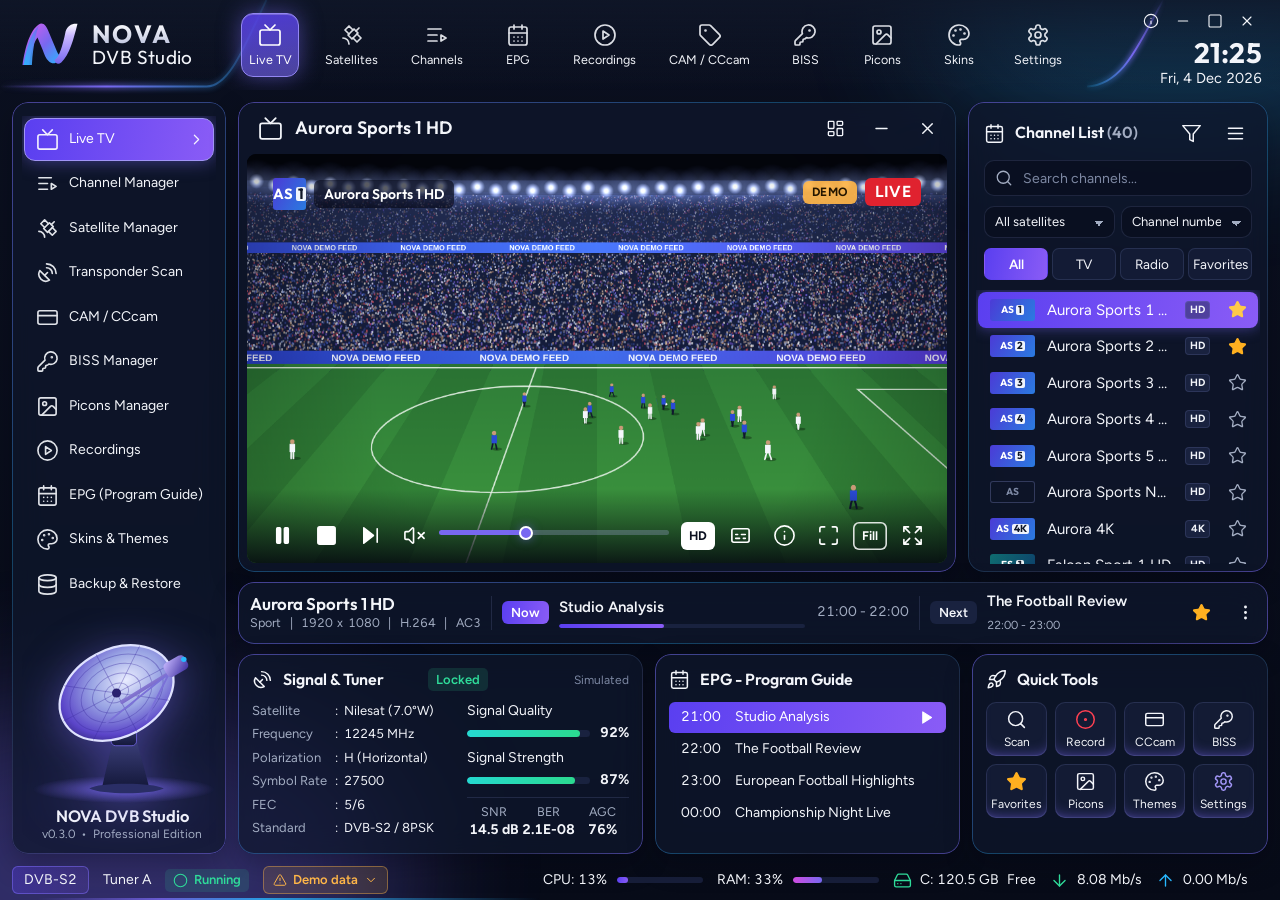
<file: src/NOVA.UI/wwwroot/index.html>
<!doctype html><html><head><meta charset="utf-8"><meta name="viewport" content="width=device-width,initial-scale=1"><title>NOVA DVB Studio</title><style>[hidden]{display:none!important}@font-face{font-family:"Figtree";src:url(fonts/Figtree.ttf);font-weight:300 900;font-display:swap}
@font-face{font-family:"Outfit";src:url(fonts/Outfit.ttf);font-weight:100 900;font-display:swap}
@font-face{font-family:"IBM Plex Sans Arabic";src:url(fonts/IBMPlexSansArabic-Regular.ttf);font-weight:400;font-display:swap}
@font-face{font-family:"IBM Plex Sans Arabic";src:url(fonts/IBMPlexSansArabic-Medium.ttf);font-weight:500;font-display:swap}
@font-face{font-family:"IBM Plex Sans Arabic";src:url(fonts/IBMPlexSansArabic-SemiBold.ttf);font-weight:600;font-display:swap}
@font-face{font-family:"IBM Plex Sans Arabic";src:url(fonts/IBMPlexSansArabic-Bold.ttf);font-weight:700;font-display:swap}
</style></head><body><style>
/* NOVA DVB Studio design tokens.
   Layout concept: a broadcast control desk. Fixed chrome (top nav, sidebar, status strip),
   one dominant picture, and quiet instrument cards around it.
   Themes only change tokens, so every screen stays theme-independent. */
:root {
  color-scheme: dark;
  /* Ground */
  --bg-0: #070b18;
  --bg-1: #0b1020;
  --bg-2: #101729;
  --surface: rgba(16, 23, 44, .74);
  --surface-2: rgba(25, 33, 62, .62);
  --surface-3: rgba(38, 47, 84, .55);
  --surface-solid: #121a31;
  --field: rgba(9, 14, 30, .72);
  /* Lines */
  --line: rgba(137, 146, 214, .17);
  --line-2: rgba(137, 146, 214, .3);
  --edge-a: rgba(120, 104, 240, .55);
  --edge-b: rgba(40, 184, 255, .3);
  /* Text */
  --fg: #f3f5fa;
  --fg-2: #a3adc2;
  --fg-3: #7d88a3;
  --on-accent: #ffffff;
  /* Accents */
  --accent: #7868f0;
  --accent-deep: #5a3ff0;
  --accent-2: #28b8ff;
  --accent-3: #25d9d0;
  --glow: rgba(120, 104, 240, .5);
  --glow-2: rgba(40, 184, 255, .3);
  --grad: linear-gradient(100deg, var(--accent-deep), #8a5cf6);
  --grad-soft: linear-gradient(100deg, rgba(90, 63, 240, .34), rgba(138, 92, 246, .14));
  --grad-meter: linear-gradient(90deg, var(--accent-3), #2bd98f);
  /* States, kept apart from the accent */
  --good: #2fdc9a;
  --good-bg: rgba(47, 220, 154, .13);
  --warn: #ffb648;
  --warn-bg: rgba(255, 182, 72, .13);
  --bad: #ff5468;
  --bad-bg: rgba(255, 84, 104, .14);
  --star: #ffb020;
  /* Shape */
  --r-card: 16px;
  --r-ctl: 10px;
  --r-pill: 999px;
  --stroke: 1.7;
  /* Scale */
  --ui: 1;
  --pad: 16px;
  --row: 36px;
  /* Type */
  --font-display: "Outfit", "Segoe UI Variable Display", "Segoe UI", "Inter Display", Inter, system-ui, sans-serif;
  --font-body: "Figtree", "Segoe UI Variable Text", "Segoe UI", Inter, system-ui, sans-serif;
  --font-ar: "IBM Plex Sans Arabic", "Segoe UI", Tahoma, "DejaVu Sans", sans-serif;
  --font-mono: "JetBrains Mono", "Cascadia Mono", Consolas, "DejaVu Sans Mono", monospace;
}

/* NOVA Purple: warmer violet ground, the accent carries more weight */
[data-nova-theme="purple"] {
  --bg-0: #0d0817; --bg-1: #130b22; --bg-2: #1b1030;
  --surface: rgba(32, 19, 58, .74); --surface-2: rgba(46, 29, 82, .6); --surface-3: rgba(62, 40, 108, .55);
  --surface-solid: #1f1436; --field: rgba(16, 9, 30, .72);
  --line: rgba(176, 140, 240, .18); --line-2: rgba(176, 140, 240, .32);
  --edge-a: rgba(176, 106, 255, .6); --edge-b: rgba(232, 121, 249, .28);
  --accent: #a56bff; --accent-deep: #7a30ec; --accent-2: #e879f9; --accent-3: #8f9bff;
  --glow: rgba(165, 107, 255, .5); --glow-2: rgba(232, 121, 249, .25);
  --grad: linear-gradient(100deg, #7a30ec, #c04ee6);
  --grad-soft: linear-gradient(100deg, rgba(122, 48, 236, .36), rgba(192, 78, 230, .14));
  --grad-meter: linear-gradient(90deg, #8f9bff, #d683ff);
  --fg-2: #b3a8c9; --fg-3: #8c80a6;
}

/* NOVA Blue: broadcast-monitor blue, no violet */
[data-nova-theme="blue"] {
  --bg-0: #050d1a; --bg-1: #081426; --bg-2: #0d1d36;
  --surface: rgba(12, 28, 54, .74); --surface-2: rgba(19, 41, 76, .6); --surface-3: rgba(28, 56, 102, .55);
  --surface-solid: #0e2140; --field: rgba(5, 13, 28, .72);
  --line: rgba(110, 170, 230, .18); --line-2: rgba(110, 170, 230, .32);
  --edge-a: rgba(40, 150, 255, .6); --edge-b: rgba(37, 217, 208, .3);
  --accent: #2f9bff; --accent-deep: #1766e0; --accent-2: #25d9d0; --accent-3: #5fd0ff;
  --glow: rgba(47, 155, 255, .5); --glow-2: rgba(37, 217, 208, .25);
  --grad: linear-gradient(100deg, #1766e0, #27a4ff);
  --grad-soft: linear-gradient(100deg, rgba(23, 102, 224, .36), rgba(39, 164, 255, .14));
  --grad-meter: linear-gradient(90deg, #25d9d0, #2f9bff);
  --fg-2: #a0b2c9; --fg-3: #7a8ea8;
}

/* NOVA Neon: the loudest theme, deep black with cyan and magenta edges */
[data-nova-theme="neon"] {
  --bg-0: #04050c; --bg-1: #070814; --bg-2: #0c0e1f;
  --surface: rgba(11, 13, 32, .78); --surface-2: rgba(19, 22, 52, .62); --surface-3: rgba(28, 32, 74, .55);
  --surface-solid: #0e1026; --field: rgba(4, 5, 14, .78);
  --line: rgba(0, 240, 225, .17); --line-2: rgba(0, 240, 225, .34);
  --edge-a: rgba(0, 240, 225, .65); --edge-b: rgba(255, 60, 200, .45);
  --accent: #00e5d8; --accent-deep: #00a9c9; --accent-2: #ff3cc8; --accent-3: #7dff9b;
  --on-accent: #03121a;
  --glow: rgba(0, 229, 216, .5); --glow-2: rgba(255, 60, 200, .3);
  --grad: linear-gradient(100deg, #00d2d3, #24f0c0);
  --grad-soft: linear-gradient(100deg, rgba(0, 229, 216, .22), rgba(255, 60, 200, .1));
  --grad-meter: linear-gradient(90deg, #7dff9b, #00e5d8);
  --fg-2: #a4b4c4; --fg-3: #7b8c9e;
}

/* NOVA Midnight: the calmest theme for dark rooms, almost no glow */
[data-nova-theme="midnight"] {
  --bg-0: #05070e; --bg-1: #080b14; --bg-2: #0c101c;
  --surface: rgba(13, 17, 29, .88); --surface-2: rgba(20, 25, 40, .75); --surface-3: rgba(30, 36, 56, .7);
  --surface-solid: #0f1422; --field: rgba(5, 7, 14, .8);
  --line: rgba(140, 150, 180, .13); --line-2: rgba(140, 150, 180, .25);
  --edge-a: rgba(140, 150, 180, .22); --edge-b: rgba(140, 150, 180, .12);
  --accent: #8d9dd6; --accent-deep: #4c5a93; --accent-2: #7fa8d9; --accent-3: #6fc7bd;
  --glow: rgba(141, 157, 214, .14); --glow-2: rgba(127, 168, 217, .08);
  --grad: linear-gradient(100deg, #434f85, #5c6aa6);
  --grad-soft: linear-gradient(100deg, rgba(76, 90, 147, .3), rgba(92, 106, 166, .1));
  --grad-meter: linear-gradient(90deg, #6fc7bd, #7fa8d9);
  --fg-2: #a0a8bb; --fg-3: #7b8498;
}

/* NOVA Light: studio daylight, same structure, cool paper ground */
[data-nova-theme="light"] {
  color-scheme: light;
  --bg-0: #e8ebf6; --bg-1: #eef0f9; --bg-2: #f5f6fc;
  --surface: rgba(255, 255, 255, .8); --surface-2: rgba(240, 242, 251, .9); --surface-3: rgba(226, 230, 246, .95);
  --surface-solid: #ffffff; --field: rgba(255, 255, 255, .95);
  --line: rgba(66, 72, 130, .15); --line-2: rgba(66, 72, 130, .3);
  --edge-a: rgba(96, 78, 226, .32); --edge-b: rgba(20, 140, 220, .2);
  --fg: #171c33; --fg-2: #4b536e; --fg-3: #626b86;
  --accent: #5a45e0; --accent-deep: #4c35d6; --accent-2: #0b7fc4; --accent-3: #0a8f88;
  --glow: rgba(90, 69, 224, .2); --glow-2: rgba(11, 127, 196, .12);
  --grad: linear-gradient(100deg, #4c35d6, #7a4fe8);
  --grad-soft: linear-gradient(100deg, rgba(90, 69, 224, .16), rgba(122, 79, 232, .06));
  --grad-meter: linear-gradient(90deg, #0a9f96, #18b070);
  --good: #0a8a5c; --good-bg: rgba(10, 138, 92, .12);
  --warn: #a86400; --warn-bg: rgba(168, 100, 0, .12);
  --bad: #cf2439; --bad-bg: rgba(207, 36, 57, .1);
  --star: #d98a00;
}

/* User overrides from the Skins screen */
[data-cards="sharp"] { --r-card: 6px; --r-ctl: 5px; }
[data-cards="round"] { --r-card: 24px; --r-ctl: 14px; }
[data-icons="fine"] { --stroke: 1.3; }
[data-icons="bold"] { --stroke: 2.2; }
[data-density="compact"] { --pad: 11px; --row: 30px; }
[data-density="comfy"] { --pad: 20px; --row: 42px; }
* { box-sizing: border-box; }
html, body { height: 100%; }
body {
  margin: 0; background: var(--bg-0); color: var(--fg);
  font-family: var(--font-body); font-size: calc(14px * var(--ui)); line-height: 1.35;
  font-variant-numeric: tabular-nums; overflow: hidden;
  -webkit-font-smoothing: antialiased;
}
html[lang="ar"] body { font-family: var(--font-ar); }
h1, h2, h3, p { margin: 0; }
button, input, select, textarea { font: inherit; color: inherit; }
button { background: none; border: 0; padding: 0; cursor: pointer; }
button:disabled { cursor: not-allowed; }
svg.i { width: 1em; height: 1em; flex: none; display: block; fill: none; stroke: currentColor; stroke-width: var(--stroke); stroke-linecap: round; stroke-linejoin: round; }
svg.i.fill { fill: currentColor; }
.ltr { direction: ltr; unicode-bidi: isolate; }
.mono { font-family: var(--font-mono); font-size: .93em; }
:focus-visible { outline: 2px solid var(--accent-2); outline-offset: 2px; border-radius: 6px; }
::selection { background: var(--accent); color: var(--on-accent); }
::-webkit-scrollbar { width: 8px; height: 8px; }
::-webkit-scrollbar-thumb { background: var(--line-2); border-radius: 8px; }
::-webkit-scrollbar-track { background: transparent; }

/* App frame */
.backdrop { position: fixed; inset: 0; z-index: 0; background: linear-gradient(180deg, var(--bg-1), var(--bg-0)); }
.backdrop::before, .backdrop::after { content: ""; position: absolute; border-radius: 50%; filter: blur(70px); }
.backdrop::before { width: 46vw; height: 38vh; inset-inline-start: -14vw; bottom: -16vh; background: var(--glow); opacity: .75; }
.backdrop::after { width: 40vw; height: 30vh; inset-inline-end: -12vw; top: -14vh; background: var(--glow-2); opacity: .75; }
[data-bg="plain"] .backdrop::before, [data-bg="plain"] .backdrop::after { display: none; }
[data-bg="grid"] .backdrop { background-image: linear-gradient(var(--line) 1px, transparent 1px), linear-gradient(90deg, var(--line) 1px, transparent 1px), linear-gradient(180deg, var(--bg-1), var(--bg-0)); background-size: 44px 44px, 44px 44px, 100% 100%; }
.app { position: relative; z-index: 1; height: 100%; display: grid; grid-template-columns: minmax(0, 1fr); grid-template-rows: auto minmax(0, 1fr) auto; }

/* Top bar */
.top { position: relative; display: flex; align-items: stretch; gap: 14px; height: 104px; padding-inline: 20px 18px; background: linear-gradient(180deg, color-mix(in srgb, var(--bg-2) 80%, transparent), transparent); }
.top-art { position: absolute; inset: 0; width: 100%; height: 100%; pointer-events: none; overflow: visible; }
[dir="rtl"] .top-art { transform: scaleX(-1); }
.brand { position: relative; display: flex; align-items: center; gap: 12px; flex: none; text-align: start; padding-inline-end: 6px; }
.brand-mark { width: 80px; height: 66px; flex: none; }
.brand-word b { display: block; font: 700 31px/1 var(--font-display); letter-spacing: .09em; background: linear-gradient(180deg, #fff, #b9c0dc); -webkit-background-clip: text; background-clip: text; color: transparent; }
[data-nova-theme="light"] .brand-word b { background: linear-gradient(180deg, #2a2f52, #4c35d6); -webkit-background-clip: text; background-clip: text; }
.brand-word span { display: block; font: 400 24px/1.12 var(--font-display); letter-spacing: .02em; }
.brand-word small { display: block; font-size: 13px; color: var(--fg-2); margin-block-start: 3px; white-space: nowrap; }
.nav { position: relative; flex: 1 1 auto; min-width: 0; display: flex; align-items: center; justify-content: space-evenly; gap: clamp(0px, .5vw, 8px); padding-inline: 16px 56px; overflow-x: auto; scrollbar-width: none; }
.nav::-webkit-scrollbar { display: none; }
.nav button { flex: 0 0 auto; display: grid; justify-items: center; gap: 5px; min-width: 76px; padding: 9px 11px 8px; border-radius: 12px; border: 1px solid transparent; color: var(--fg); font-size: 14.5px; white-space: nowrap; transition: background .18s, border-color .18s, color .18s, transform .18s; }
.nav button svg { font-size: 29px; color: var(--fg); opacity: .9; }
.nav button:hover { background: var(--surface-2); border-color: var(--line); }
.nav button[aria-current="page"] { background: linear-gradient(170deg, #5a3ff0cc, #7a4ff0aa); background: linear-gradient(170deg, color-mix(in srgb, var(--accent-deep) 85%, transparent), color-mix(in srgb, var(--accent) 60%, transparent)); border-color: color-mix(in srgb, var(--accent) 80%, white 20%); box-shadow: 0 0 22px var(--glow), inset 0 1px 0 rgba(255, 255, 255, .22); color: var(--on-accent); }
.nav button[aria-current="page"] svg { color: var(--on-accent); opacity: 1; }
.top-end { position: relative; flex: none; display: grid; justify-items: end; align-content: start; gap: 2px; padding-block-start: 8px; min-width: 132px; }
.winbar { display: flex; gap: 2px; margin-block-end: 2px; }
.winbar button { width: 30px; height: 26px; display: grid; place-items: center; border-radius: 7px; font-size: 16px; color: var(--fg); }
.winbar button:hover { background: var(--surface-3); }
.winbar button.x:hover { background: var(--bad); color: #fff; }
.clock { font: 700 28px/1.05 var(--font-display); letter-spacing: .01em; }
.date { font-size: 14.5px; color: var(--fg); white-space: nowrap; }

/* Body */
.body { position: relative; min-height: 0; display: grid; grid-template-columns: 262px minmax(0, 1fr); gap: 16px; padding: 12px 12px 6px; }
.theater .body { grid-template-columns: minmax(0, 1fr); }
.theater .side { display: none; }
.no-side .body { grid-template-columns: minmax(0, 1fr); }
.no-side .side { display: none; }

/* Glass card: the outline fades from purple to blue, like a monitor bezel catching light */
.card { position: relative; background: var(--surface); border-radius: var(--r-card); -webkit-backdrop-filter: blur(16px) saturate(1.2); backdrop-filter: blur(16px) saturate(1.2); box-shadow: 0 10px 28px rgba(2, 4, 14, .28); min-width: 0; }
[data-nova-theme="light"] .card { box-shadow: 0 8px 22px rgba(60, 66, 130, .1); }
.card::before { content: ""; position: absolute; inset: 0; border-radius: inherit; padding: 1px; background: linear-gradient(135deg, var(--edge-a), var(--edge-b) 45%, var(--line) 70%, var(--edge-a)); -webkit-mask: linear-gradient(#000 0 0) content-box, linear-gradient(#000 0 0); -webkit-mask-composite: xor; mask: linear-gradient(#000 0 0) content-box exclude, linear-gradient(#000 0 0); pointer-events: none; }
.card-head { display: flex; align-items: center; gap: 10px; min-height: 26px; }
.card-head h2 { font: 600 16px/1.2 var(--font-display); }
.card-head .i { font-size: 21px; }
.card-head .sp { flex: 1; }
.sub { color: var(--fg-2); }

/* Sidebar */
.side { display: flex; flex-direction: column; padding: 14px 10px 0; overflow: hidden; min-height: 0; }
.side-nav { display: grid; grid-template-columns: minmax(0, 1fr); gap: 2px; align-content: start; overflow-y: auto; scrollbar-width: none; min-height: 0; flex: 0 1 auto; padding: 2px; }
.side-nav button { display: flex; align-items: center; min-width: 0; gap: 14px; height: 42.5px; flex: none; padding-inline: 16px 12px; border-radius: 11px; color: var(--fg); font-size: 15.5px; border: 1px solid transparent; text-align: start; transition: background .16s, transform .16s; white-space: nowrap; }
.side-nav button .i { font-size: 23px; opacity: .92; }
.side-nav button:hover { background: var(--surface-2); }
.side-nav button span { min-width: 0; overflow: hidden; text-overflow: ellipsis; }
.side-nav button .chev { margin-inline-start: auto; font-size: 17px; display: none; }
[dir="rtl"] .side-nav button .chev { transform: scaleX(-1); }
.side-nav button[aria-current="page"] { background: var(--grad); border-color: color-mix(in srgb, var(--accent) 70%, white 30%); color: var(--on-accent); box-shadow: 0 0 18px var(--glow); }
.side-nav button[aria-current="page"] .chev { display: block; }
.side-foot { position: relative; margin-block-start: auto; display: grid; justify-items: center; text-align: center; padding-block-end: 12px; flex: 1 1 0; min-height: 0; align-content: end; overflow: hidden; }
.side-foot svg.dish { width: 200px; height: auto; flex: 1 1 auto; min-height: 0; max-height: 190px; filter: drop-shadow(0 8px 22px var(--glow)); }
.side-foot b { font: 600 16.5px/1.2 var(--font-display); }
.side-foot small { color: var(--fg-2); font-size: 12px; }

/* Main view */
.main { min-width: 0; min-height: 0; position: relative; }
.view { position: absolute; inset: 0; animation: view-in .22s ease-out; }
@keyframes view-in { from { opacity: 0; transform: translateY(5px); } }
.scroll { overflow-y: auto; overflow-x: hidden; }

/* Live screen */
.live { display: grid; gap: 10px 16px; grid-template-columns: minmax(0, 1fr) 396px; grid-template-rows: minmax(250px, 1fr) auto auto; grid-template-areas: "video list" "now now" "cards cards"; height: 100%; }
.live.no-list { grid-template-columns: minmax(0, 1fr); grid-template-areas: "video" "now" "cards"; }
.live.no-video { grid-template-columns: minmax(0, 1fr); grid-template-areas: "list" "now" "cards"; }
.live.no-video.no-list { grid-template-rows: auto auto minmax(0, 1fr); }
.theater .live { grid-template-columns: minmax(0, 1fr); grid-template-rows: minmax(0, 1fr); grid-template-areas: "video"; }
.theater .live > :not(.vid) { display: none; }
.vid { grid-area: video; display: flex; flex-direction: column; overflow: hidden; min-height: 0; }
.vid-head { display: flex; align-items: center; gap: 12px; padding: 9px 12px 9px 20px; padding-inline: 20px 12px; }
.vid-head .i.tv { font-size: 25px; }
.vid-head h2 { font: 600 18px/1.2 var(--font-display); overflow: hidden; text-overflow: ellipsis; white-space: nowrap; }
.vid-head .sp { flex: 1; }
.icon-btn { width: 34px; height: 34px; display: inline-grid; place-items: center; flex: none; border-radius: 9px; font-size: 19px; color: var(--fg); transition: background .15s, color .15s, transform .12s; }
.icon-btn:hover:not(:disabled) { background: var(--surface-3); }
.icon-btn:active:not(:disabled) { transform: scale(.93); }
.icon-btn:disabled { opacity: .4; }
.stage { position: relative; flex: 1; min-height: 0; margin: 0 9px 9px; border-radius: calc(var(--r-card) - 7px); overflow: hidden; background: #03050c; }
.stage canvas { position: absolute; inset: 0; width: 100%; height: 100%; object-fit: cover; display: block; }
.stage[data-aspect="16:9"] canvas { inset: 0; margin: auto; aspect-ratio: 16/9; max-width: 100%; max-height: 100%; width: auto; height: 100%; object-fit: fill; }
.stage[data-aspect="4:3"] canvas { inset: 0; margin: auto; aspect-ratio: 4/3; max-width: 100%; max-height: 100%; width: auto; height: 100%; object-fit: fill; }
.stage[data-aspect="21:9"] canvas { inset: 0; margin: auto; aspect-ratio: 21/9; max-width: 100%; height: auto; max-height: 100%; width: 100%; object-fit: fill; }
.osd-tl { position: absolute; inset-block-start: 24px; inset-inline-start: 26px; display: flex; align-items: center; gap: 8px; }
.osd-tl .picon { --s: 32px; width: auto; }
.osd-name { font: 600 14px var(--font-display); background: rgba(5, 8, 20, .62); color: #fff; padding: 5px 10px; border-radius: 6px; }
.osd-tr { position: absolute; inset-block-start: 24px; inset-inline-end: 26px; display: flex; gap: 8px; align-items: center; }
.tag { display: inline-flex; align-items: center; gap: 6px; padding: 3px 9px; border-radius: 6px; font: 700 12px/1.4 var(--font-body); letter-spacing: .04em; white-space: nowrap; }
.tag.live { background: #e0222f; color: #fff; font-size: 16px; padding: 3px 10px; letter-spacing: .02em; }
.tag.rec { background: rgba(5, 8, 20, .7); color: #ff6b78; }
.tag.rec i { width: 9px; height: 9px; border-radius: 50%; background: #ff3b4e; animation: blink 1.2s steps(2) infinite; }
.tag.demo { background: rgba(255, 182, 72, .92); color: #241600; }
@keyframes blink { 50% { opacity: .2; } }
.controls { position: absolute; inset-inline: 0; bottom: 0; display: flex; align-items: center; gap: 6px; padding: 28px 16px 8px; background: linear-gradient(0deg, rgba(3, 5, 14, .86), transparent); color: #fff; transition: opacity .25s; }
.controls .icon-btn { color: #fff; font-size: 23px; width: 38px; height: 38px; }
.controls .icon-btn:hover:not(:disabled) { background: rgba(255, 255, 255, .14); }
.vol { flex: 0 1 376px; min-width: 60px; }
.chip-btn { height: 28px; min-width: 34px; padding-inline: 7px; display: inline-grid; place-items: center; border-radius: 6px; font: 700 12.5px var(--font-body); }
.chip-btn:hover { background: rgba(255, 255, 255, .14); }
.chip-btn.solid { background: #fff; color: #0b1020; }
.chip-btn.solid:hover { background: #dfe3ff; }
.chip-btn.outline { box-shadow: inset 0 0 0 1.6px rgba(255, 255, 255, .85); }
.controls .sp { flex: 1; }
input[type="range"] { -webkit-appearance: none; appearance: none; width: 100%; height: 20px; background: transparent; cursor: pointer; margin: 0; }
input[type="range"]::-webkit-slider-runnable-track { height: 5px; border-radius: 5px; background: linear-gradient(90deg, var(--accent) var(--val, 50%), rgba(150, 160, 200, .34) var(--val, 50%)); }
[dir="rtl"] input[type="range"]::-webkit-slider-runnable-track { background: linear-gradient(270deg, var(--accent) var(--val, 50%), rgba(150, 160, 200, .34) var(--val, 50%)); }
input[type="range"]::-webkit-slider-thumb { -webkit-appearance: none; width: 14px; height: 14px; margin-top: -4.5px; border-radius: 50%; background: var(--accent); border: 2px solid #fff; box-shadow: 0 0 10px var(--glow); }
input[type="range"]::-moz-range-track { height: 5px; border-radius: 5px; background: rgba(150, 160, 200, .34); }
input[type="range"]::-moz-range-progress { height: 5px; border-radius: 5px; background: var(--accent); }
input[type="range"]::-moz-range-thumb { width: 11px; height: 11px; border-radius: 50%; background: var(--accent); border: 2px solid #fff; }

/* Stage overlays: tuning, signal lost, no device */
.overlay { position: absolute; inset: 0; display: grid; place-items: center; text-align: center; padding: 20px; background: radial-gradient(ellipse at center, rgba(12, 17, 36, .55), rgba(3, 5, 12, .9)); color: #f3f5fa; z-index: 1; }
.overlay.solid { background: radial-gradient(ellipse at 50% 42%, #18204a 0%, #0a0e20 50%, #05070f 100%); }
.overlay > div { display: grid; justify-items: center; gap: 8px; max-width: 460px; }
.overlay h3 { font: 600 21px/1.25 var(--font-display); }
.overlay p { color: #b6bfd4; }
.overlay .row { justify-content: center; margin-block-start: 8px; }
.radar { width: 74px; height: 74px; border-radius: 50%; position: relative; border: 1.5px solid rgba(120, 104, 240, .55); background: repeating-radial-gradient(circle, transparent 0 11px, rgba(120, 104, 240, .2) 11px 12px); overflow: hidden; }
.radar::after { content: ""; position: absolute; inset: 0; border-radius: 50%; background: conic-gradient(from 0deg, transparent 70%, rgba(40, 184, 255, .85)); animation: spin 1.3s linear infinite; }
@keyframes spin { to { transform: rotate(360deg); } }
.radar.sm { width: 30px; height: 30px; background: none; }

/* Channel list */
.list { grid-area: list; display: flex; flex-direction: column; min-height: 0; padding: 14px 8px 8px 8px; gap: 10px; }
.list-pad { padding-inline: 8px; display: grid; grid-template-columns: minmax(0, 1fr); gap: 10px; }
.search { position: relative; display: flex; align-items: center; }
.search .i { position: absolute; inset-inline-start: 11px; font-size: 18px; color: var(--fg-2); pointer-events: none; }
.search input { width: 100%; height: 36px; padding-inline: 38px 12px; border-radius: var(--r-ctl); border: 1px solid var(--line); background: var(--field); outline: 0; transition: border-color .15s, box-shadow .15s; }
.search input::placeholder { color: var(--fg-3); }
.search input:focus { border-color: var(--accent); box-shadow: 0 0 0 3px var(--glow); }
.seg { display: grid; grid-auto-flow: column; grid-auto-columns: minmax(0, 1fr); gap: 4px; min-width: 0; }
.seg button { height: 32px; min-width: 0; overflow: hidden; display: flex; align-items: center; justify-content: center; gap: 6px; padding-inline: 5px; border-radius: 7px; background: var(--surface-2); border: 1px solid var(--line); color: var(--fg); font-size: 13.5px; white-space: nowrap; transition: background .15s; }
.seg button .i { font-size: 16px; }
.seg button:hover { background: var(--surface-3); }
.seg button[aria-pressed="true"] { background: var(--grad); color: var(--on-accent); border-color: transparent; font-weight: 600; }
.ch-list { list-style: none; margin: 0; padding: 2px; flex: 1; min-height: 0; overflow-y: auto; overflow-x: hidden; display: grid; grid-template-columns: minmax(0, 1fr); align-content: start; gap: 1px; }
.ch { display: flex; align-items: center; gap: 12px; width: 100%; min-height: 35.5px; padding-inline: 12px 6px; border-radius: 8px; text-align: start; font-size: 15px; transition: background .12s; cursor: pointer; }
.ch-group { padding: 8px 12px 3px; font-size: 12px; font-weight: 600; color: var(--fg-2); }
.list-pad select.sel { min-height: 32px; padding-block: 4px; font-size: 13px; background-position: calc(100% - 15px) 14px, calc(100% - 10px) 14px; }
[dir="rtl"] .list-pad select.sel { background-position: 15px 14px, 10px 14px; }
.ch:hover { background: var(--surface-2); }
.ch.on { background: var(--grad); color: var(--on-accent); box-shadow: 0 0 14px var(--glow); }
.ch .nm { flex: 1; min-width: 0; overflow: hidden; text-overflow: ellipsis; white-space: nowrap; background: none; text-align: start; }
.ch .badge { flex: none; }
.ch .star { color: var(--fg-2); font-size: 19px; width: 30px; height: 30px; }
.ch .star.on, .star.on { color: var(--star); }
.ch .star.on svg, .star.on svg { fill: currentColor; }
.ch.on .star { color: var(--on-accent); }
.ch.on .star.on { color: #ffc94a; }
.badge { display: inline-grid; place-items: center; padding: 1px 5px; min-width: 25px; border-radius: 4px; background: var(--surface-3); color: var(--fg); font: 700 10.5px/1.5 var(--font-body); box-shadow: inset 0 0 0 1px var(--line); }
.empty { padding: 26px 16px; text-align: center; color: var(--fg-2); display: grid; gap: 6px; justify-items: center; }
.empty .i { font-size: 30px; color: var(--fg-3); }

/* Picon: generated tile or the user's image */
.picon { direction: ltr; --s: 22px; height: var(--s); width: calc(var(--s) * 2.05); flex: none; display: inline-flex; align-items: center; justify-content: center; gap: 2px; border-radius: 3px; overflow: hidden; background: var(--p1, #333); color: #fff; font: 700 calc(var(--s) * .46)/1 var(--font-display); letter-spacing: .02em; }
.picon img { width: 100%; height: 100%; object-fit: contain; display: block; background: rgba(255, 255, 255, .04); }
.picon.missing { background: transparent; box-shadow: inset 0 0 0 1px var(--line-2); color: var(--fg-3); }
.picon em { font-style: normal; background: rgba(255, 255, 255, .92); color: #101729; border-radius: 2px; padding: 0 2px; }

/* Now bar */
.now { grid-area: now; display: flex; align-items: center; gap: 18px; padding: 8px 14px 8px 22px; padding-inline: 22px 14px; min-height: 62px; }
.now .picon { --s: 32px; width: 116px; }
.now-id { min-width: 0; }
.now-id b { font: 600 17px/1.25 var(--font-display); display: block; white-space: nowrap; overflow: hidden; text-overflow: ellipsis; }
.now-id small { color: var(--fg-2); font-size: 13.5px; white-space: nowrap; word-spacing: .1em; }
.vr { width: 1px; align-self: stretch; margin-block: 6px; background: var(--line); flex: none; }
.pill { flex: none; display: inline-grid; place-items: center; height: 23px; padding-inline: 9px; border-radius: 6px; font-weight: 600; font-size: 13px; }
.pill.now-p { background: var(--grad); color: var(--on-accent); }
.pill.next-p { background: var(--surface-3); color: var(--fg); }
.now-prog { flex: 1.5 1 0; min-width: 120px; display: flex; align-items: center; gap: 12px; }
.now-prog.nx { flex: .8 1 0; min-width: 100px; }
.now-id { flex: 0 1 auto; }
.now-prog .col { min-width: 0; flex: 1; display: grid; gap: 7px; }
.now-prog .col b { font-size: 15px; font-weight: 600; white-space: nowrap; overflow: hidden; text-overflow: ellipsis; }
.now-prog .col small { color: var(--fg-2); white-space: nowrap; }
.prog { height: 4px; border-radius: 4px; background: var(--surface-3); overflow: hidden; }
.prog i { display: block; height: 100%; border-radius: 4px; background: var(--grad); }
.tm { color: var(--fg-2); font-size: 14px; white-space: nowrap; }

/* Bottom cards */
.cards3 { grid-area: cards; display: grid; gap: 16px; grid-template-columns: 1.33fr 1fr .97fr; }
.cards3.n2 { grid-template-columns: 1fr 1fr; }
.cards3.n1 { grid-template-columns: 1fr; }
.cards3 > .card { padding: 13px 18px 14px; display: grid; gap: 9px; align-content: start; }
.tune { display: grid; grid-template-columns: minmax(0, 1.25fr) minmax(0, 1fr); gap: 18px; }
.kv { display: grid; grid-template-columns: auto minmax(0, 1fr); gap: 3.5px 10px; font-size: 14px; }
.kv dt { color: var(--fg-2); white-space: nowrap; }
.kv dd { margin: 0; white-space: nowrap; overflow: hidden; text-overflow: ellipsis; }
.dl-plain { margin: 0; }
.meters { display: grid; gap: 7px; align-content: start; }
.meter { display: grid; grid-template-columns: 1fr auto; align-items: center; gap: 3px 10px; font-size: 14px; }
.meter > span { grid-column: 1 / -1; }
.bar { height: 7px; border-radius: 7px; background: var(--surface-3); overflow: hidden; }
.bar i { display: block; height: 100%; border-radius: 7px; background: var(--grad-meter); transition: width .6s ease; }
.bar.off i { background: none; }
.triple { display: grid; grid-template-columns: repeat(3, 1fr); text-align: center; border-block-start: 1px solid var(--line); padding-block-start: 6px; }
.triple small { display: block; color: var(--fg-2); font-size: 12.5px; }
.triple b { font-size: 14px; font-weight: 700; }
.state { display: inline-flex; align-items: center; gap: 6px; height: 23px; padding-inline: 8px; border-radius: 5px; font-size: 13px; font-weight: 600; white-space: nowrap; }
.state .i { font-size: 15px; }
.state.good { background: var(--good-bg); color: var(--good); }
.state.warn { background: var(--warn-bg); color: var(--warn); }
.state.bad { background: var(--bad-bg); color: var(--bad); }
.state.idle { background: var(--surface-3); color: var(--fg-2); }
.epg-mini { display: grid; gap: 1px; }
.epg-mini button { display: flex; align-items: center; gap: 22px; min-height: 31px; padding-inline: 21px 12px; border-radius: 6px; text-align: start; font-size: 14px; transition: background .12s; }
.epg-mini button:hover { background: var(--surface-2); }
.epg-mini button span:nth-child(2) { flex: 1; min-width: 0; overflow: hidden; text-overflow: ellipsis; white-space: nowrap; }
.epg-mini button.on { background: var(--grad); color: var(--on-accent); }
.epg-mini .i { font-size: 15px; }
[dir="rtl"] .epg-mini .i { transform: scaleX(-1); }
.tools { display: grid; grid-template-columns: repeat(4, 1fr); gap: 11px 14px; }
.tool { display: grid; justify-items: center; align-content: center; gap: 4px; height: 62px; padding: 6px 2px 5px; border-radius: 10px; background: var(--surface-2); box-shadow: inset 0 0 0 1px var(--line), inset 0 -10px 16px -14px var(--accent); font-size: 13px; transition: background .15s, box-shadow .15s, transform .12s; }
.tool .i { font-size: 25px; color: var(--fg); }
.tool:hover { background: var(--surface-3); box-shadow: inset 0 0 0 1px var(--edge-a), inset 0 -10px 18px -12px var(--accent); transform: translateY(-1px); }
.tool .i.c-rec { color: #ff4152; }
.tool .i.c-star { color: var(--star); fill: var(--star); }
.tool .i.c-acc { color: color-mix(in srgb, var(--accent) 70%, white 30%); }
.tool[aria-pressed="true"] { box-shadow: inset 0 0 0 1.5px #ff4152; }

/* Status strip */
.status { position: relative; display: flex; align-items: center; gap: 14px; height: 40px; margin-inline: 12px; padding-inline: 0 20px; font-size: 14px; white-space: nowrap; overflow: hidden; }
.status::after { content: ""; position: absolute; inset-inline: 0; bottom: 0; height: 2px; background: linear-gradient(90deg, transparent 2%, var(--accent) 12%, var(--accent-2) 20%, transparent 42%); opacity: .8; }
.status .sp { flex: 1; }
.st-std { height: 28px; padding-inline: 12px; display: inline-grid; place-items: center; border-radius: 6px; background: var(--grad-soft); box-shadow: inset 0 0 0 1px var(--edge-a); }
.st-meter { display: inline-flex; align-items: center; gap: 10px; }
.st-meter .bar { width: 86px; height: 6px; }
.st-meter .bar i { background: var(--grad); }
.st-meter.ram .bar i { background: linear-gradient(90deg, #d04ce0, var(--accent)); }
.st-rate { display: inline-flex; align-items: center; gap: 8px; }
.st-rate .i { font-size: 19px; color: var(--good); }
.st-rate.up .i { color: var(--accent-2); }
.state-btn { height: 28px; display: inline-flex; align-items: center; gap: 6px; padding-inline: 10px; border-radius: 6px; background: var(--warn-bg); color: var(--warn); font-weight: 600; font-size: 13px; box-shadow: inset 0 0 0 1px color-mix(in srgb, var(--warn) 40%, transparent); }
.state-btn .i { font-size: 14px; }
.state-btn:hover { background: color-mix(in srgb, var(--warn) 26%, transparent); }

/* Shared controls */
.btn { display: inline-flex; align-items: center; justify-content: center; gap: 7px; min-height: 36px; padding-inline: 14px; border-radius: var(--r-ctl); background: var(--surface-2); box-shadow: inset 0 0 0 1px var(--line-2); font-weight: 600; font-size: 13.5px; white-space: nowrap; transition: background .15s, box-shadow .15s, transform .1s, opacity .15s; }
.btn .i { font-size: 17px; }
.btn:hover:not(:disabled) { background: var(--surface-3); }
.btn:active:not(:disabled) { transform: translateY(1px); }
.btn:disabled { opacity: .45; }
.btn.primary { background: var(--grad); color: var(--on-accent); box-shadow: 0 0 16px var(--glow), inset 0 1px 0 rgba(255, 255, 255, .2); }
.btn.primary:hover:not(:disabled) { filter: brightness(1.1); background: var(--grad); }
.btn.danger { color: var(--bad); box-shadow: inset 0 0 0 1px color-mix(in srgb, var(--bad) 50%, transparent); background: var(--bad-bg); }
.btn.sm { min-height: 30px; padding-inline: 10px; font-size: 12.5px; }
.row { display: flex; align-items: center; gap: 10px; flex-wrap: wrap; min-width: 0; }
.row.nw { flex-wrap: nowrap; }
.sp { flex: 1; }
.field { display: grid; gap: 5px; min-width: 0; align-content: start; }
.field .err:empty, .field .ok:empty { display: none; }
.grid2 > .field, .grid3 > .field { align-self: start; }
.field > span, .lbl { font-size: 12.5px; color: var(--fg-2); font-weight: 500; }
.field input, .field select, .field textarea, select.sel { width: 100%; min-height: 36px; padding: 7px 10px; border-radius: var(--r-ctl); border: 1px solid var(--line); background: var(--field); outline: 0; transition: border-color .15s, box-shadow .15s; }
.field select, select.sel { -webkit-appearance: none; appearance: none; padding-inline-end: 30px; background-image: linear-gradient(45deg, transparent 50%, var(--fg-2) 50%), linear-gradient(135deg, var(--fg-2) 50%, transparent 50%); background-size: 5px 5px; background-repeat: no-repeat; background-position: calc(100% - 15px) 16px, calc(100% - 10px) 16px; }
[dir="rtl"] .field select, [dir="rtl"] select.sel { background-position: 15px 16px, 10px 16px; }
select option { background: var(--surface-solid); color: var(--fg); }
.field input:focus, .field select:focus, .field textarea:focus { border-color: var(--accent); box-shadow: 0 0 0 3px var(--glow); }
.field input[aria-invalid="true"] { border-color: var(--bad); }
.field .err { color: var(--bad); font-size: 12px; min-height: 16px; }
.field .ok { color: var(--good); font-size: 12px; min-height: 16px; }
.hint { color: var(--fg-3); font-size: 12px; }
.grid2 { display: grid; grid-template-columns: repeat(2, minmax(0, 1fr)); gap: 12px; }
.grid3 { display: grid; grid-template-columns: repeat(3, minmax(0, 1fr)); gap: 12px; }
.grid4 { display: grid; grid-template-columns: repeat(4, minmax(0, 1fr)); gap: 12px; }
.check { display: inline-flex; align-items: center; gap: 8px; cursor: pointer; min-height: 26px; }
.check input { width: 16px; height: 16px; accent-color: var(--accent); margin: 0; }
.switch { position: relative; width: 38px; height: 22px; flex: none; }
.switch input { position: absolute; inset: 0; opacity: 0; margin: 0; cursor: pointer; width: 100%; height: 100%; }
.switch i { position: absolute; inset: 0; border-radius: 22px; background: var(--surface-3); box-shadow: inset 0 0 0 1px var(--line-2); transition: background .18s; pointer-events: none; }
.switch i::after { content: ""; position: absolute; top: 3px; inset-inline-start: 3px; width: 16px; height: 16px; border-radius: 50%; background: var(--fg-2); transition: inset-inline-start .18s, background .18s; }
.switch input:checked + i { background: var(--grad); box-shadow: 0 0 10px var(--glow); }
.switch input:checked + i::after { inset-inline-start: 19px; background: #fff; }
.switch input:focus-visible + i { outline: 2px solid var(--accent-2); outline-offset: 2px; }
.set-row { display: flex; align-items: center; gap: 16px; min-height: 46px; padding-block: 8px; border-block-end: 1px solid var(--line); }
.set-row:last-child { border-block-end: 0; }
.set-row > div:first-child { flex: 1; min-width: 0; }
.set-row b { font-weight: 600; display: block; }
.set-row small { color: var(--fg-2); }
.set-row .ctl { flex: 0 0 auto; width: min(240px, 46%); display: flex; justify-content: flex-end; }
.set-row .ctl.free { width: auto; }

/* Pages */
.page { display: flex; flex-direction: column; gap: 12px; height: 100%; min-height: 0; }
.page-head { display: flex; align-items: center; gap: 14px; padding: 12px 18px; flex-wrap: wrap; }
.page-head .ph-ic { width: 44px; height: 44px; display: grid; place-items: center; border-radius: 12px; font-size: 24px; background: var(--grad-soft); box-shadow: inset 0 0 0 1px var(--edge-a); color: color-mix(in srgb, var(--accent) 60%, var(--fg) 40%); flex: none; }
.page-head h1 { font: 600 23px/1.15 var(--font-display); }
.page-head p { color: var(--fg-2); font-size: 13.5px; }
.page-head .titles { flex: 1 1 240px; min-width: 0; }
.panes { display: grid; gap: 12px; flex: 1; min-height: 0; }
.pane { display: flex; flex-direction: column; min-height: 0; min-width: 0; padding: 14px var(--pad); gap: 11px; }
.pane > .scroll, .pane > .tbl-wrap { flex: 1; min-height: 0; }
.tbl-wrap { overflow: auto; }
table.tbl { width: 100%; border-collapse: separate; border-spacing: 0; font-size: 13.5px; }
.tbl th { position: sticky; top: 0; z-index: 2; text-align: start; font-weight: 600; font-size: 12px; color: var(--fg-2); padding: 7px 8px; background: var(--surface-solid); border-block-end: 1px solid var(--line-2); white-space: nowrap; }
.tbl td { padding: 0 8px; height: var(--row); border-block-end: 1px solid var(--line); white-space: nowrap; }
.tbl tbody tr { transition: background .1s; }
.tbl tbody tr:hover { background: var(--surface-2); }
.tbl tbody tr.sel { background: var(--grad-soft); }
.tbl tr.drop-before td { box-shadow: inset 0 2px 0 var(--accent-2); }
.tbl .acts { display: flex; gap: 2px; justify-content: flex-end; }
.tbl .acts .icon-btn { width: 26px; height: 28px; font-size: 15.5px; }
.icon-btn.flag.on { color: var(--accent-2); background: var(--surface-3); }
.handle { cursor: grab; color: var(--fg-3); font-size: 17px; }
.note { display: flex; gap: 10px; padding: 10px 12px; border-radius: var(--r-ctl); background: var(--surface-2); box-shadow: inset 0 0 0 1px var(--line); font-size: 13px; color: var(--fg-2); }
.note .i { font-size: 18px; color: var(--accent-2); margin-block-start: 1px; }
.note.warn { background: var(--warn-bg); color: var(--fg); box-shadow: inset 0 0 0 1px color-mix(in srgb, var(--warn) 34%, transparent); }
.note.warn .i { color: var(--warn); }
.stat { display: grid; gap: 2px; padding: 10px 12px; border-radius: var(--r-ctl); background: var(--surface-2); box-shadow: inset 0 0 0 1px var(--line); }
.stat small { color: var(--fg-2); font-size: 12px; }
.stat b { font: 600 19px/1.2 var(--font-display); }
.list-item { display: flex; align-items: center; gap: 12px; width: 100%; padding: 9px 11px; border-radius: var(--r-ctl); text-align: start; transition: background .12s; }
.list-item:hover { background: var(--surface-2); }
.list-item.on { background: var(--grad); color: var(--on-accent); box-shadow: 0 0 14px var(--glow); }
.list-item.on small, .list-item.on .sub { color: var(--on-accent); opacity: .85; }
.list-item b { font-weight: 600; display: block; white-space: nowrap; overflow: hidden; text-overflow: ellipsis; }
.list-item small { color: var(--fg-2); white-space: nowrap; }
.list-item > div { min-width: 0; flex: 1; }

/* Satellite arc */
.arc { display: block; width: 100%; height: 118px; }
.arc text { fill: var(--fg-2); font-size: 10.5px; font-family: var(--font-body); }
.arc .dot { fill: var(--surface-solid); stroke: var(--accent-2); stroke-width: 2; cursor: pointer; transition: r .15s; }
.arc .dot.on { fill: var(--accent-2); stroke: #fff; }
.arc .lbl-on { fill: var(--fg); font-weight: 600; }

/* Scan */
.scan-ring { position: relative; width: 150px; height: 150px; margin: 2px auto; }
.scan-ring svg { width: 100%; height: 100%; transform: rotate(-90deg); }
.scan-ring b { position: absolute; inset: 0; display: grid; place-items: center; font: 600 31px var(--font-display); }
.spectrum { display: block; width: 100%; height: 86px; border-radius: 8px; background: var(--field); box-shadow: inset 0 0 0 1px var(--line); }
.log { font-family: var(--font-mono); font-size: 12px; color: var(--fg-2); display: grid; gap: 2px; align-content: start; }
.log span b { color: var(--good); font-weight: 500; }

/* EPG grid */
.epg-grid { position: relative; overflow: auto; flex: 1; min-height: 0; border-radius: var(--r-ctl); box-shadow: inset 0 0 0 1px var(--line); }
.epg-inner { position: relative; }
.epg-times { position: sticky; top: 0; z-index: 4; height: 30px; background: var(--surface-solid); border-block-end: 1px solid var(--line-2); }
.epg-times span { position: absolute; top: 7px; font-size: 12px; color: var(--fg-2); padding-inline-start: 6px; }
.epg-row { position: relative; height: 54px; border-block-end: 1px solid var(--line); }
.epg-ch { position: sticky; inset-inline-start: 0; z-index: 3; width: 176px; height: 100%; display: flex; align-items: center; gap: 8px; padding-inline: 10px; background: var(--surface-solid); border-inline-end: 1px solid var(--line-2); font-size: 13px; text-align: start; }
.epg-ch span { overflow: hidden; text-overflow: ellipsis; white-space: nowrap; flex: 1; }
.epg-p { position: absolute; top: 4px; bottom: 4px; padding: 5px 8px; border-radius: 7px; text-align: start; background: var(--surface-2); box-shadow: inset 0 0 0 1px var(--line); overflow: hidden; font-size: 12.5px; transition: background .12s; }
.epg-p:hover { background: var(--surface-3); }
.epg-p b { display: block; white-space: nowrap; overflow: hidden; text-overflow: ellipsis; font-weight: 600; }
.epg-p small { color: var(--fg-2); white-space: nowrap; }
.epg-p.is-now { background: var(--grad-soft); box-shadow: inset 0 0 0 1px var(--edge-a); }
.epg-p.timer { box-shadow: inset 0 0 0 1.5px var(--bad); }
.epg-line { position: absolute; top: 0; bottom: 0; width: 2px; background: var(--accent-2); box-shadow: 0 0 8px var(--accent-2); z-index: 2; pointer-events: none; }

/* Picon grid */
.pic-grid { display: grid; grid-template-columns: repeat(auto-fill, minmax(calc(var(--ps, 74px) * 2.05 + 26px), 1fr)); gap: 10px; align-content: start; }
.pic-cell { position: relative; display: grid; justify-items: center; gap: 7px; padding: 11px 8px 8px; border-radius: var(--r-ctl); background: var(--surface-2); box-shadow: inset 0 0 0 1px var(--line); font-size: 12px; min-width: 0; transition: box-shadow .15s; }
.pic-cell:hover { box-shadow: inset 0 0 0 1px var(--edge-a); }
.pic-cell .picon { --s: var(--ps, 74px); border-radius: 6px; }
.pic-cell .nm { max-width: 100%; overflow: hidden; text-overflow: ellipsis; white-space: nowrap; }
.pic-cell .acts { display: flex; gap: 2px; }
.pic-cell .acts .icon-btn { width: 28px; height: 28px; font-size: 15px; }

/* Skins */
.skin-grid { display: grid; grid-template-columns: repeat(auto-fill, minmax(210px, 1fr)); gap: 12px; }
.skin { display: grid; gap: 8px; padding: 8px 8px 10px; border-radius: var(--r-ctl); background: var(--surface-2); box-shadow: inset 0 0 0 1px var(--line); text-align: start; transition: box-shadow .15s, transform .15s; }
.skin:hover { transform: translateY(-2px); box-shadow: inset 0 0 0 1px var(--edge-a); }
.skin.on { box-shadow: inset 0 0 0 2px var(--accent), 0 0 16px var(--glow); }
.skin .mini { height: 104px; border-radius: 7px; padding: 6px; display: grid; grid-template-columns: 20% 1fr 26%; grid-template-rows: 13% 1fr 22%; gap: 4px; }
.skin .mini i { display: block; border-radius: 3px; }
.skin .mini i.t { grid-column: 1 / -1; }
.skin .mini i.b { grid-column: 2 / -1; }
.skin .lbl2 { padding-inline: 4px; display: flex; align-items: center; gap: 6px; }
.skin .lbl2 b { font-weight: 600; flex: 1; }
.swatch-row { display: flex; gap: 8px; flex-wrap: wrap; }
.swatch { width: 28px; height: 28px; border-radius: 50%; box-shadow: inset 0 0 0 2px rgba(255, 255, 255, .2); }
.swatch.on { outline: 2px solid var(--fg); outline-offset: 2px; }

/* Settings */
.set-nav { display: grid; gap: 1px; align-content: start; overflow-y: auto; }
.set-nav button { display: flex; align-items: center; gap: 10px; min-height: 35px; padding-inline: 11px; border-radius: 8px; text-align: start; font-size: 13.5px; white-space: nowrap; }
.set-nav button .i { font-size: 18px; }
.set-nav button:hover { background: var(--surface-2); }
.set-nav button[aria-current="true"] { background: var(--grad); color: var(--on-accent); }
.set-h { font: 600 15px var(--font-display); margin-block-start: 4px; }

/* Popovers, modals, toasts, tooltip */
.pop { position: fixed; z-index: 60; min-width: 196px; max-width: min(320px, calc(100vw - 24px)); max-height: min(70vh, 460px); overflow-y: auto; padding: 6px; background: var(--surface-solid); border-radius: var(--r-ctl); box-shadow: 0 16px 44px rgba(0, 0, 0, .5), inset 0 0 0 1px var(--edge-a); animation: pop-in .13s ease-out; }
@keyframes pop-in { from { opacity: 0; transform: translateY(4px) scale(.98); } }
.pop h4 { margin: 6px 9px 3px; font-size: 11.5px; color: var(--fg-2); font-weight: 600; letter-spacing: .03em; }
.pop button.mi { display: flex; align-items: center; gap: 9px; width: 100%; min-height: 33px; padding-inline: 9px; border-radius: 6px; text-align: start; font-size: 13.5px; }
.pop button.mi .i { font-size: 17px; }
.pop button.mi:hover { background: var(--surface-3); }
.pop button.mi[aria-checked="true"] { color: var(--accent-2); font-weight: 600; }
.pop .kv { padding: 6px 9px; font-size: 13px; }
.scrim { position: fixed; inset: 0; z-index: 70; display: grid; place-items: center; padding: 16px; background: rgba(3, 5, 14, .62); -webkit-backdrop-filter: blur(5px); backdrop-filter: blur(5px); animation: fade .15s; }
@keyframes fade { from { opacity: 0; } }
.modal { width: min(var(--mw, 520px), 100%); max-height: calc(100vh - 32px); display: flex; flex-direction: column; background: var(--surface-solid); border-radius: var(--r-card); animation: modal-in .18s ease-out; box-shadow: 0 30px 70px rgba(0, 0, 0, .55), inset 0 0 0 1px var(--edge-a), 0 0 40px var(--glow); }
@keyframes modal-in { from { opacity: 0; transform: translateY(10px) scale(.98); } }
.modal-head { display: flex; align-items: center; gap: 10px; padding: 14px 16px 10px 18px; }
.modal-head h2 { font: 600 18px var(--font-display); flex: 1; }
.modal-body { padding: 4px 18px 14px; overflow-y: auto; display: grid; gap: 12px; }
.modal-foot { display: flex; justify-content: flex-end; gap: 8px; flex-wrap: wrap; padding: 12px 18px 16px; border-block-start: 1px solid var(--line); }
.toasts { position: fixed; z-index: 80; inset-block-start: 112px; inset-inline-end: 18px; display: grid; gap: 8px; width: min(340px, calc(100vw - 32px)); pointer-events: none; }
.toast { display: flex; gap: 10px; align-items: flex-start; padding: 10px 12px; border-radius: var(--r-ctl); background: var(--surface-solid); box-shadow: 0 12px 30px rgba(0, 0, 0, .45), inset 0 0 0 1px var(--line-2); animation: toast-in .2s ease-out; pointer-events: auto; font-size: 13.5px; }
.toast .i { font-size: 18px; color: var(--accent-2); margin-block-start: 1px; }
.toast.good .i { color: var(--good); }
.toast.bad .i { color: var(--bad); }
.toast.warn .i { color: var(--warn); }
@keyframes toast-in { from { opacity: 0; transform: translateY(-6px); } }
#tip { position: fixed; z-index: 90; max-width: 260px; padding: 5px 9px; border-radius: 6px; background: var(--surface-solid); color: var(--fg); font-size: 12px; box-shadow: 0 6px 18px rgba(0, 0, 0, .45), inset 0 0 0 1px var(--line-2); pointer-events: none; }
.preview-bar { position: fixed; z-index: 55; bottom: 52px; inset-inline-start: 50%; transform: translateX(-50%); display: flex; align-items: center; gap: 12px; padding: 8px 10px 8px 16px; padding-inline: 16px 10px; background: var(--surface-solid); border-radius: var(--r-pill); box-shadow: 0 12px 34px rgba(0, 0, 0, .5), inset 0 0 0 1px var(--edge-a); white-space: nowrap; }
[dir="rtl"] .preview-bar { transform: translateX(50%); }
.minimized { position: fixed; inset: 0; z-index: 100; display: grid; place-items: center; background: var(--bg-0); text-align: center; }
.minimized > div { display: grid; gap: 10px; justify-items: center; }

/* Responsive: the desk folds down, the picture stays first */
@media (max-width: 1500px) {
  .live { grid-template-columns: minmax(0, 1fr) 340px; }
  .brand-word small { display: none; }
  .nav button { min-width: 66px; font-size: 13.5px; padding-inline: 8px; }
  .nav button svg { font-size: 26px; }
  .cards3 { gap: 12px; }
  .cards3 > .card { padding-inline: 14px; }
  .epg-mini button { gap: 14px; padding-inline: 12px; }
  .now .picon { --s: 28px; width: 68px; }
  .now { gap: 12px; padding-inline: 16px 10px; }
}
@media (max-width: 1320px) {
  .nav { padding-inline-end: 34px; }
  .body { grid-template-columns: 214px minmax(0, 1fr); gap: 12px; }
  .side-nav button { font-size: 14px; gap: 10px; padding-inline: 11px 8px; }
  .top { height: 90px; }
  .brand-mark { width: 60px; height: 52px; }
  .brand-word b { font-size: 25px; } .brand-word span { font-size: 19px; }
  .nav button { min-width: 58px; font-size: 12.5px; padding-inline: 6px; }
  .nav button svg { font-size: 24px; }
  .live { grid-template-columns: minmax(0, 1fr) 300px; gap: 10px 12px; }
  .tune { gap: 12px; }
  .tool { height: 54px; font-size: 12px; } .tool .i { font-size: 21px; }
  .tools { gap: 8px; }
  .now { gap: 10px; padding-inline: 12px 6px; } .now .picon { display: none; }
  .now-id small { font-size: 12.5px; }
  .kv { font-size: 13px; gap: 3px 8px; }
  .seg button .i { display: none; }
}
@media (max-width: 1120px) {
  .body { grid-template-columns: 66px minmax(0, 1fr); }
  .side { padding-inline: 8px; }
  .side-nav button { justify-content: center; padding: 0; }
  .side-nav button span, .side-nav button .chev { display: none !important; }
  .side-foot { display: none; }
  .brand-word small, .brand-word span { display: none; }
  .brand-word b { font-size: 22px; }
  .nav button { min-width: 48px; padding-inline: 4px; }
  .nav { justify-content: flex-start; padding-inline-end: 0; }
  .cards3 { grid-template-columns: 1fr 1fr; }
  .cards3 > .card:first-child { grid-column: 1 / -1; }
  .live { height: auto; min-height: 100%; grid-template-rows: minmax(330px, 46vh) auto auto; }
  #view-live { overflow-y: auto; }
  .panes { grid-template-columns: minmax(0, 1fr) !important; overflow-y: auto; }
  .pane { min-height: 300px; }
}
@media (max-width: 860px) {
  .body { grid-template-columns: minmax(0, 1fr); padding-inline: max(10px, env(safe-area-inset-left, 0px)) max(10px, env(safe-area-inset-right, 0px)); }
  .side { display: none; }
  .top { height: auto; flex-wrap: wrap; gap: 4px 10px; padding-block: 8px 4px; padding-inline: max(12px, env(safe-area-inset-left, 0px)) max(12px, env(safe-area-inset-right, 0px)); }
  .brand { flex: 1 1 0; min-width: 0; }
  .brand-mark { width: 42px; height: 36px; }
  .top-end { grid-auto-flow: column; align-items: center; gap: 8px; padding: 0; min-width: 0; }
  .date { display: none; }
  .clock { font-size: 18px; }
  .nav { order: 3; flex: 1 0 100%; padding: 0; justify-content: flex-start; }
  .nav button { min-width: 62px; font-size: 12px; padding-block: 6px; }
  .top > *, .body > * { min-width: 0; }
  .live { grid-template-columns: minmax(0, 1fr); grid-template-rows: minmax(230px, 42vh) minmax(320px, 46vh) auto auto; grid-template-areas: "video" "list" "now" "cards"; }
  .live.no-list { grid-template-rows: minmax(230px, 42vh) auto auto; }
  .cards3 { grid-template-columns: minmax(0, 1fr) !important; }
  .now { flex-wrap: wrap; gap: 8px 10px; }
  .now .vr { display: none; }
  .now-id { flex: 1 1 60%; min-width: 0; }
  .now-prog, .now-prog.nx { flex: 1 1 calc(100% - 64px); }
  .now-id small { white-space: normal; }
  .seg button .i { display: inline; }
  .status { margin-inline: max(10px, env(safe-area-inset-left, 0px)) max(10px, env(safe-area-inset-right, 0px)); padding-inline: 0; overflow-x: auto; scrollbar-width: none; }
  .status .sp, .st-meter .bar { display: none; }
  .vol { display: none; }
  .grid3, .grid4 { grid-template-columns: repeat(2, minmax(0, 1fr)); }
  .toasts { inset-block-start: 76px; }
}
@media (max-width: 520px) {
  .tune { grid-template-columns: minmax(0, 1fr); }
  .grid2, .grid3 { grid-template-columns: minmax(0, 1fr); }
  .controls { gap: 0; padding-inline: 6px; overflow: hidden; }
  .chip-btn { min-width: 30px; padding-inline: 4px; }
  .controls .icon-btn { width: 32px; height: 32px; font-size: 19px; }
  .osd-tl { inset-block-start: 10px; inset-inline-start: 10px; }
  .osd-tr { inset-block-start: 10px; inset-inline-end: 10px; }
  .tag.live { font-size: 12px; }
  .osd-name { display: none; }
  .set-row { flex-wrap: wrap; }
  .set-row .ctl { width: 100%; justify-content: flex-start; }
  .page-head h1 { font-size: 19px; }
  .preview-bar { inset-inline: 10px; left: 10px; right: 10px; transform: none; white-space: normal; flex-wrap: wrap; border-radius: 14px; }
  [dir="rtl"] .preview-bar { transform: none; }
}
@media (max-height: 800px) and (min-width: 1121px) {
  .top { height: 84px; }
  .side-foot svg.dish { max-height: 110px; }
  .side-nav button { height: 36px; }
  .cards3 > .card { padding-block: 9px; gap: 6px; }
  .epg-mini button { min-height: 26px; }
  .tool { height: 50px; } .tool .i { font-size: 20px; }
  .kv { gap: 1px 12px; font-size: 13px; }
  .meters { gap: 3px; }
  .ch { min-height: 31px; }
}
/* Windows app: native video sits in its own window, so the control bar leaves the picture */
.native .top { -webkit-app-region: drag; app-region: drag; }
.native .top button { -webkit-app-region: no-drag; app-region: no-drag; }
.native .stage canvas, .native #osd { display: none; }
.native .controls { padding: 6px 12px; background: var(--surface-solid); color: var(--fg); }
.native .controls .icon-btn { color: var(--fg); }
.native #stage-over .overlay { bottom: 50px; }
.native .chip-btn.outline { box-shadow: inset 0 0 0 1.6px var(--line-2); }
/* Full screen: only the picture is left */
.fs .top, .fs .status, .fs .side, .fs .vid-head, .fs #p-list, .fs #p-now, .fs #p-cards, .fs .controls { display: none !important; }
.fs .app { grid-template-rows: minmax(0, 1fr); }
.fs .body { padding: 0; grid-template-columns: minmax(0, 1fr); }
.fs .live { grid-template-columns: minmax(0, 1fr); grid-template-rows: minmax(0, 1fr); grid-template-areas: "video"; gap: 0; }
.fs .vid { border-radius: 0; }
.fs .stage { margin: 0; border-radius: 0; }
.fs.native #stage-over .overlay { bottom: 0; }
@media (prefers-reduced-motion: reduce) {
  *, *::before, *::after { animation-duration: .01ms !important; transition-duration: .01ms !important; }
}

/* ---------- Info bar over the picture ---------- */
.stage { container-type: inline-size; }
/* The bar is sized in em; its width follows the font size, so each size keeps the same proportions.
   Compact takes under half the picture width and about a fifth of its height. */
.ib-wrap { position: absolute; left: 50%; bottom: calc(56px + .8cqw); z-index: 3; width: min(96cqw, 106em); font-size: clamp(5.4px, .44cqw, 11px); opacity: 0; transform: translate(-50%, 14px); transition: opacity .22s, transform .22s; pointer-events: none; }
.ib-wrap[data-size="normal"] { font-size: clamp(5.6px, .57cqw, 14px); }
.ib-wrap[data-size="large"] { font-size: clamp(6px, .74cqw, 17px); }
.ib-wrap.show { opacity: 1; transform: translate(-50%, 0); }
.ib-wrap.show .ib-btn { pointer-events: auto; }
.stage.ib-on .osd-tl { opacity: 0; transition: opacity .2s; }
.ib { position: relative; display: grid; grid-template-columns: 19em 1.3em minmax(0, 1fr); grid-template-rows: 5.6em .5em 8.4em .6em 3.8em .7em 3em; padding: 1em 1.5em .9em 1.1em; border-radius: 1.9em; color: #fff; font-family: var(--font-display), var(--font-ar);
  background: linear-gradient(180deg, rgba(22, 17, 52, .93), rgba(9, 9, 28, .95));
  box-shadow: 0 0 1.7em color-mix(in srgb, var(--accent) 62%, transparent), 0 .7em 2.6em rgba(0, 0, 0, .55), inset 0 1px 0 rgba(255, 255, 255, .08); }
.ib::before, .ib-logo::before { content: ""; position: absolute; inset: 0; border-radius: inherit; padding: .16em; pointer-events: none;
  background: linear-gradient(90deg, var(--accent), var(--accent-2) 50%, var(--accent));
  -webkit-mask: linear-gradient(#000 0 0) content-box, linear-gradient(#000 0 0); -webkit-mask-composite: xor; mask-composite: exclude; }
.ib::after { content: ""; position: absolute; inset-inline: 12%; bottom: -.12em; height: .25em; border-radius: 50%; background: linear-gradient(90deg, transparent, var(--accent-2), var(--accent), transparent); filter: blur(.25em); opacity: .9; pointer-events: none; }
.ib svg.i { width: 1em; height: 1em; }
.ib-logo { position: relative; grid-column: 1; grid-row: 1 / 6; display: grid; place-items: center; border-radius: 1.7em; overflow: hidden;
  background: radial-gradient(circle at 50% 42%, #3a2a8a, #140d38 72%); box-shadow: 0 0 1.4em color-mix(in srgb, var(--accent) 55%, transparent); }
.ib-logo::before { padding: .17em; background: linear-gradient(140deg, var(--accent), var(--accent-2)); }
.ib-logo img { width: 80%; height: 66%; object-fit: contain; filter: drop-shadow(0 .2em .6em rgba(0, 0, 0, .45)); }
.ib-mono { display: inline-flex; align-items: center; gap: .15em; padding: .35em .5em; border-radius: .35em; font: 700 3.6em/1 var(--font-display); letter-spacing: .02em; box-shadow: 0 .1em .5em rgba(0, 0, 0, .4); }
.ib-mono em { font-style: normal; background: rgba(255, 255, 255, .92); color: #101729; border-radius: .12em; padding: 0 .12em; }
.ib-star { position: absolute; inset-block-start: .7em; inset-inline-start: .8em; font-size: 2.4em; color: #ffc531; filter: drop-shadow(0 0 .2em rgba(255, 197, 49, .6)); }
.ib-head { grid-column: 3; grid-row: 1; display: flex; align-items: center; gap: 1.1em; min-width: 0; }
.ib-num { flex: none; font: 700 2.4em/1 var(--font-display); padding: .32em .85em .32em .7em; border-radius: .9em .28em .9em .28em; background: linear-gradient(100deg, var(--accent), color-mix(in srgb, var(--accent) 52%, #000)); box-shadow: 0 0 .8em color-mix(in srgb, var(--accent) 50%, transparent); }
.ib-id { flex: 1; min-width: 0; display: grid; gap: .15em; }
.ib-id b { font: 600 2.6em/1.15 var(--font-display), var(--font-ar); overflow: hidden; text-overflow: ellipsis; white-space: nowrap; text-shadow: 0 .05em .4em rgba(0, 0, 0, .5); }
.ib-acc { display: flex; align-items: center; gap: .45em; font: 500 1.55em/1.2 var(--font-ar); color: #3ddc84; }
.ib-acc.ca { color: #ff6b78; }
.ib-badges { display: flex; gap: .55em; flex: none; }
.ib-badge { font: 700 1.6em/1 var(--font-body); padding: .32em .55em .36em; border-radius: .45em; border: .12em solid rgba(255, 255, 255, .4); color: #e6e9f5; background: rgba(14, 20, 44, .5); white-space: nowrap; }
.ib-badge.q { border-color: #3d8bff; color: #8fc0ff; font-style: italic; background: rgba(20, 50, 120, .45); }
.ib-badge.res { border-color: #e8b33a; color: #ffcb52; }
.ib-clock { flex: none; display: grid; justify-items: end; gap: .2em; padding-inline-start: 1.3em; margin-inline-start: .3em; border-inline-start: .12em solid color-mix(in srgb, var(--accent) 55%, transparent); }
.ib-clock > b { font: 700 3.1em/1 var(--font-display); letter-spacing: .01em; }
.ib-clock > span { display: flex; align-items: center; gap: .45em; font: 500 1.35em/1.2 var(--font-ar); color: #e4e7f3; white-space: nowrap; }
.ib-clock > span svg { color: #b9a8ff; }
.ib-epg { grid-column: 3; grid-row: 3; display: grid; grid-template-rows: 1fr 1fr; border-radius: 1.1em; overflow: hidden; background: rgba(8, 8, 26, .38); box-shadow: inset 0 0 0 .1em color-mix(in srgb, var(--accent) 38%, transparent); }
.ib-row { display: grid; grid-template-columns: 12.6em minmax(0, 1fr) auto; align-items: center; gap: 1em; padding-inline: 2em 1.5em; min-width: 0; }
.ib-row.cur { background: linear-gradient(90deg, rgba(59, 42, 166, .5), rgba(34, 24, 85, .18)); }
.ib-row + .ib-row { box-shadow: inset 0 .08em 0 rgba(255, 255, 255, .13); }
.ib-t { font: 500 1.7em/1 var(--font-display); color: #eef0f8; white-space: nowrap; }
.ib-title { min-width: 0; display: grid; gap: .55em; }
.ib-title b { font: 600 1.8em/1.2 var(--font-ar); overflow: hidden; text-overflow: ellipsis; white-space: nowrap; }
.ib-row:not(.cur) .ib-title b { font-weight: 500; color: #f3f5fa; }
.ib-prog { display: block; height: .62em; border-radius: .31em; background: rgba(255, 255, 255, .2); overflow: hidden; }
.ib-prog i { display: block; height: 100%; border-radius: inherit; background: linear-gradient(90deg, #c04ee6, #8a5cf6); box-shadow: 0 0 .5em rgba(192, 78, 230, .6); }
.ib-left { font: 600 1.7em/1 var(--font-display); color: #b9a8ff; white-space: nowrap; }
.ib-none { grid-row: 1 / 3; place-self: center; font: 500 1.6em/1.3 var(--font-ar); color: #a3adc2; padding: 0 1em; text-align: center; }
.ib-sig { grid-column: 3; grid-row: 5; display: flex; align-items: center; min-width: 0; border-radius: 1em; background: rgba(255, 255, 255, .07); box-shadow: inset 0 0 0 .07em rgba(255, 255, 255, .12); padding-inline: .3em; }
.ib-sig > span { display: flex; align-items: center; gap: .55em; padding-inline: 1.1em; font: 500 1.55em/1 var(--font-display); white-space: nowrap; min-width: 0; }
.ib-sig > span + span { box-shadow: -.09em 0 0 rgba(255, 255, 255, .18); }
.ib-sat svg { color: #9eb0ff; font-size: 1.25em; } .ib-sat > span { overflow: hidden; text-overflow: ellipsis; }
.ib-tp { color: #7fb8ff; } .ib-tp svg { font-size: 1.25em; } .ib-tp > span { white-space: pre; }
.ib-meter { flex: 1 1 0; color: #e6e9f5; }
.ib-meter b { font-weight: 600; }
.ib-bar { flex: 1; min-width: 2em; height: .42em; border-radius: .3em; background: rgba(255, 255, 255, .2); overflow: hidden; }
.ib-bar i { display: block; height: 100%; border-radius: inherit; background: linear-gradient(90deg, #16b85a, #4ae686); box-shadow: 0 0 .4em rgba(74, 230, 134, .5); transition: width .5s; }
.ib-btns { grid-column: 1 / 4; grid-row: 7; display: flex; align-items: center; gap: 1em; padding-inline-start: .9em; }
.ib-btn { display: inline-flex; align-items: center; gap: .5em; height: 2.3em; padding-inline: .9em 1.05em; border-radius: 1.2em; font: 600 1.32em/1 var(--font-display); color: #fff; background: rgba(255, 255, 255, .1); box-shadow: inset 0 0 0 .07em rgba(255, 255, 255, .24); transition: background .15s; }
.ib-btn:hover { background: rgba(255, 255, 255, .2); }
.ib-btn svg { font-size: 1.25em; }
.ib-btn small { font: 500 .8em/1 var(--font-body), var(--font-ar); color: #aeb6cf; }
.ib-btn.off { opacity: .45; }
.ib-sample { display: flex; gap: 10px; align-items: center; padding: 12px; border-radius: var(--r-ctl); background: var(--grad-soft); box-shadow: inset 0 0 0 1px var(--edge-a); font-size: 13.5px; }
.ib-sample .i { font-size: 20px; color: var(--accent-2); }
@media (prefers-reduced-motion: reduce) { .ib-wrap { transition: none; } }

/* ---------- Online logos ---------- */
button.link { color: var(--accent-2); font: inherit; text-decoration: underline; text-underline-offset: 2px; padding: 0; background: none; cursor: pointer; }
button.link:hover { color: var(--fg); }
.pic-progress { display: flex; align-items: center; gap: 12px; padding: 8px 12px; border-radius: var(--r-ctl); background: var(--surface-2); font-size: 13px; }
.pic-progress .bar { flex: 1; height: 6px; border-radius: 4px; background: var(--surface-3); overflow: hidden; }
.pic-progress .bar i { display: block; height: 100%; background: var(--grad-meter); transition: width .3s; }
.pf-res { min-height: 220px; max-height: min(52vh, 460px); overflow: auto; margin-top: 10px; }
.pf-grid { display: grid; grid-template-columns: repeat(auto-fill, minmax(132px, 1fr)); gap: 8px; }
.pf-cell { display: grid; gap: 6px; justify-items: center; padding: 10px 6px 8px; border-radius: var(--r-ctl); background: #1b2140; box-shadow: inset 0 0 0 1px var(--line); font-size: 11.5px; color: var(--fg-2); min-width: 0; }
.pf-cell:hover { box-shadow: inset 0 0 0 1px var(--edge-a); color: var(--fg); }
.pf-cell img { width: 100px; height: 60px; object-fit: contain; }
.pf-cell span { max-width: 100%; overflow: hidden; text-overflow: ellipsis; white-space: nowrap; }
@container (max-width: 1100px) { .ib-badge.res { display: none; } }

/* ---------- Plugins ---------- */
.plugs { display: grid; gap: 10px; }
.plug { display: grid; gap: 10px; padding: 14px; border-radius: var(--r-card, 14px); background: var(--surface-2); box-shadow: inset 0 0 0 1px var(--line); }
.plug.on { box-shadow: inset 0 0 0 1px var(--edge-a), 0 0 14px color-mix(in srgb, var(--accent) 18%, transparent); }
.plug.broken { opacity: .8; }
.plug-h { display: flex; align-items: center; gap: 12px; min-width: 0; }
.plug-ic { width: 38px; height: 38px; flex: none; display: grid; place-items: center; border-radius: 10px; background: var(--grad-soft); box-shadow: inset 0 0 0 1px var(--edge-a); color: var(--accent-2); font-size: 19px; }
.plug-id { display: grid; min-width: 0; } .plug-id b { font-size: 14.5px; } .plug-id small { color: var(--fg-3); font-size: 12px; }
.perms { display: flex; flex-wrap: wrap; gap: 6px; }
.perm { display: inline-flex; align-items: center; gap: 6px; height: 24px; padding-inline: 8px; border-radius: 12px; font-size: 11.5px; color: var(--fg-2); background: var(--surface-3); }
.perm.risky { color: #ffc35a; background: rgba(255, 180, 60, .12); box-shadow: inset 0 0 0 1px rgba(255, 180, 60, .3); }
.plug-err { display: flex; gap: 8px; align-items: flex-start; padding: 8px 10px; border-radius: 8px; color: #ff9aa4; background: rgba(255, 90, 106, .1); font-size: 12.5px; }
.plug-body { display: grid; gap: 4px; padding-top: 4px; border-top: 1px solid var(--line); }
.plug-status, .plug-log { margin: 0; padding: 10px; border-radius: 8px; background: rgba(0, 0, 0, .28); font: 12.5px/1.5 ui-monospace, Consolas, monospace; white-space: pre-wrap; word-break: break-all; color: var(--fg-2); user-select: text; }
.plug-status { color: var(--fg); }
.plug-foot summary { cursor: pointer; color: var(--fg-3); font-size: 12px; }
.plug-foot details[open] { width: 100%; }
.field-ta { width: 100%; min-height: 64px; resize: vertical; font: 12.5px/1.5 ui-monospace, Consolas, monospace; color: var(--fg); background: var(--surface-1, #10152e); border: 1px solid var(--line-2); border-radius: var(--r-ctl); padding: 8px 10px; }

</style>
<div class="backdrop" aria-hidden="true"></div>
<div class="app" id="app">
  <header class="top" id="top"></header>
  <div class="body">
    <aside class="card side" id="side" aria-label="Sections"></aside>
    <main class="main" id="main"><div class="view" id="view-live" hidden></div><div id="view-host" hidden></div></main>
  </div>
  <footer class="status" id="status"></footer>
</div>
<div class="toasts" id="toasts" aria-live="polite"></div>
<input type="file" id="file-pick" hidden aria-label="Choose a file">
<script>
/* Icon paths from Lucide (ISC licence). */
const ICONS={"tv":"<rect width=\"20\" height=\"15\" x=\"2\" y=\"7\" rx=\"2\" ry=\"2\"></rect><polyline points=\"17 2 12 7 7 2\"></polyline>","sat":"<path d=\"M13 7 9 3 5 7l4 4\"></path><path d=\"m17 11 4 4-4 4-4-4\"></path><path d=\"m8 12 4 4 6-6-4-4Z\"></path><path d=\"m16 8 3-3\"></path><path d=\"M9 21a6 6 0 0 0-6-6\"></path>","dish":"<path d=\"M4 10a7.31 7.31 0 0 0 10 10Z\"></path><path d=\"m9 15 3-3\"></path><path d=\"M17 13a6 6 0 0 0-6-6\"></path><path d=\"M21 13A10 10 0 0 0 11 3\"></path>","list":"<path d=\"M12 12H3\"></path><path d=\"M16 6H3\"></path><path d=\"M12 18H3\"></path><path d=\"m16 12 5 3-5 3v-6Z\"></path>","cal":"<path d=\"M8 2v4\"></path><path d=\"M16 2v4\"></path><rect width=\"18\" height=\"18\" x=\"3\" y=\"4\" rx=\"2\"></rect><path d=\"M3 10h18\"></path><path d=\"M8 14h.01\"></path><path d=\"M12 14h.01\"></path><path d=\"M16 14h.01\"></path><path d=\"M8 18h.01\"></path><path d=\"M12 18h.01\"></path><path d=\"M16 18h.01\"></path>","rec":"<circle cx=\"12\" cy=\"12\" r=\"10\"></circle><polygon points=\"10 8 16 12 10 16 10 8\"></polygon>","tag":"<path d=\"M12.586 2.586A2 2 0 0 0 11.172 2H4a2 2 0 0 0-2 2v7.172a2 2 0 0 0 .586 1.414l8.704 8.704a2.426 2.426 0 0 0 3.42 0l6.58-6.58a2.426 2.426 0 0 0 0-3.42z\"></path><circle cx=\"7.5\" cy=\"7.5\" r=\".5\" fill=\"currentColor\"></circle>","key":"<path d=\"M2.586 17.414A2 2 0 0 0 2 18.828V21a1 1 0 0 0 1 1h3a1 1 0 0 0 1-1v-1a1 1 0 0 1 1-1h1a1 1 0 0 0 1-1v-1a1 1 0 0 1 1-1h.172a2 2 0 0 0 1.414-.586l.814-.814a6.5 6.5 0 1 0-4-4z\"></path><circle cx=\"16.5\" cy=\"7.5\" r=\".5\" fill=\"currentColor\"></circle>","pic":"<rect width=\"18\" height=\"18\" x=\"3\" y=\"3\" rx=\"2\" ry=\"2\"></rect><circle cx=\"9\" cy=\"9\" r=\"2\"></circle><path d=\"m21 15-3.086-3.086a2 2 0 0 0-2.828 0L6 21\"></path>","skin":"<circle cx=\"13.5\" cy=\"6.5\" r=\".5\" fill=\"currentColor\"></circle><circle cx=\"17.5\" cy=\"10.5\" r=\".5\" fill=\"currentColor\"></circle><circle cx=\"8.5\" cy=\"7.5\" r=\".5\" fill=\"currentColor\"></circle><circle cx=\"6.5\" cy=\"12.5\" r=\".5\" fill=\"currentColor\"></circle><path d=\"M12 2C6.5 2 2 6.5 2 12s4.5 10 10 10c.926 0 1.648-.746 1.648-1.688 0-.437-.18-.835-.437-1.125-.29-.289-.438-.652-.438-1.125a1.64 1.64 0 0 1 1.668-1.668h1.996c3.051 0 5.555-2.503 5.555-5.554C21.965 6.012 17.461 2 12 2z\"></path>","gear":"<path d=\"M12.22 2h-.44a2 2 0 0 0-2 2v.18a2 2 0 0 1-1 1.73l-.43.25a2 2 0 0 1-2 0l-.15-.08a2 2 0 0 0-2.73.73l-.22.38a2 2 0 0 0 .73 2.73l.15.1a2 2 0 0 1 1 1.72v.51a2 2 0 0 1-1 1.74l-.15.09a2 2 0 0 0-.73 2.73l.22.38a2 2 0 0 0 2.73.73l.15-.08a2 2 0 0 1 2 0l.43.25a2 2 0 0 1 1 1.73V20a2 2 0 0 0 2 2h.44a2 2 0 0 0 2-2v-.18a2 2 0 0 1 1-1.73l.43-.25a2 2 0 0 1 2 0l.15.08a2 2 0 0 0 2.73-.73l.22-.39a2 2 0 0 0-.73-2.73l-.15-.08a2 2 0 0 1-1-1.74v-.5a2 2 0 0 1 1-1.74l.15-.09a2 2 0 0 0 .73-2.73l-.22-.38a2 2 0 0 0-2.73-.73l-.15.08a2 2 0 0 1-2 0l-.43-.25a2 2 0 0 1-1-1.73V4a2 2 0 0 0-2-2z\"></path><circle cx=\"12\" cy=\"12\" r=\"3\"></circle>","info":"<circle cx=\"12\" cy=\"12\" r=\"10\"></circle><path d=\"M12 16v-4\"></path><path d=\"M12 8h.01\"></path>","min":"<path d=\"M5 12h14\"></path>","max":"<rect width=\"18\" height=\"18\" x=\"3\" y=\"3\" rx=\"2\"></rect>","x":"<path d=\"M18 6 6 18\"></path><path d=\"m6 6 12 12\"></path>","card":"<rect width=\"20\" height=\"14\" x=\"2\" y=\"5\" rx=\"2\"></rect><line x1=\"2\" x2=\"22\" y1=\"10\" y2=\"10\"></line>","chev":"<path d=\"m9 18 6-6-6-6\"></path>","down":"<path d=\"m6 9 6 6 6-6\"></path>","disk":"<ellipse cx=\"12\" cy=\"5\" rx=\"9\" ry=\"3\"></ellipse><path d=\"M3 5V19A9 3 0 0 0 21 19V5\"></path><path d=\"M3 12A9 3 0 0 0 21 12\"></path>","pause":"<rect x=\"14\" y=\"4\" width=\"4\" height=\"16\" rx=\"1\"></rect><rect x=\"6\" y=\"4\" width=\"4\" height=\"16\" rx=\"1\"></rect>","play":"<polygon points=\"6 3 20 12 6 21 6 3\"></polygon>","stop":"<rect width=\"18\" height=\"18\" x=\"3\" y=\"3\" rx=\"2\"></rect>","next":"<polygon points=\"5 4 15 12 5 20 5 4\"></polygon><line x1=\"19\" x2=\"19\" y1=\"5\" y2=\"19\"></line>","prev":"<polygon points=\"19 20 9 12 19 4 19 20\"></polygon><line x1=\"5\" x2=\"5\" y1=\"19\" y2=\"5\"></line>","vol":"<path d=\"M11 4.702a.705.705 0 0 0-1.203-.498L6.413 7.587A1.4 1.4 0 0 1 5.416 8H3a1 1 0 0 0-1 1v6a1 1 0 0 0 1 1h2.416a1.4 1.4 0 0 1 .997.413l3.383 3.384A.705.705 0 0 0 11 19.298z\"></path><path d=\"M16 9a5 5 0 0 1 0 6\"></path><path d=\"M19.364 18.364a9 9 0 0 0 0-12.728\"></path>","mute":"<path d=\"M11 4.702a.705.705 0 0 0-1.203-.498L6.413 7.587A1.4 1.4 0 0 1 5.416 8H3a1 1 0 0 0-1 1v6a1 1 0 0 0 1 1h2.416a1.4 1.4 0 0 1 .997.413l3.383 3.384A.705.705 0 0 0 11 19.298z\"></path><line x1=\"22\" x2=\"16\" y1=\"9\" y2=\"15\"></line><line x1=\"16\" x2=\"22\" y1=\"9\" y2=\"15\"></line>","full":"<path d=\"M8 3H5a2 2 0 0 0-2 2v3\"></path><path d=\"M21 8V5a2 2 0 0 0-2-2h-3\"></path><path d=\"M3 16v3a2 2 0 0 0 2 2h3\"></path><path d=\"M16 21h3a2 2 0 0 0 2-2v-3\"></path>","expand":"<path d=\"m21 21-6-6m6 6v-4.8m0 4.8h-4.8\"></path><path d=\"M3 16.2V21m0 0h4.8M3 21l6-6\"></path><path d=\"M21 7.8V3m0 0h-4.8M21 3l-6 6\"></path><path d=\"M3 7.8V3m0 0h4.8M3 3l6 6\"></path>","collapse":"<path d=\"M8 3v3a2 2 0 0 1-2 2H3\"></path><path d=\"M21 8h-3a2 2 0 0 1-2-2V3\"></path><path d=\"M3 16h3a2 2 0 0 1 2 2v3\"></path><path d=\"M16 21v-3a2 2 0 0 1 2-2h3\"></path>","search":"<circle cx=\"11\" cy=\"11\" r=\"8\"></circle><path d=\"m21 21-4.3-4.3\"></path>","filter":"<polygon points=\"22 3 2 3 10 12.46 10 19 14 21 14 12.46 22 3\"></polygon>","menu":"<line x1=\"4\" x2=\"20\" y1=\"12\" y2=\"12\"></line><line x1=\"4\" x2=\"20\" y1=\"6\" y2=\"6\"></line><line x1=\"4\" x2=\"20\" y1=\"18\" y2=\"18\"></line>","star":"<path d=\"M11.525 2.295a.53.53 0 0 1 .95 0l2.31 4.679a2.123 2.123 0 0 0 1.595 1.16l5.166.756a.53.53 0 0 1 .294.904l-3.736 3.638a2.123 2.123 0 0 0-.611 1.878l.882 5.14a.53.53 0 0 1-.771.56l-4.618-2.428a2.122 2.122 0 0 0-1.973 0L6.396 21.01a.53.53 0 0 1-.77-.56l.881-5.139a2.122 2.122 0 0 0-.611-1.879L2.16 9.795a.53.53 0 0 1 .294-.906l5.165-.755a2.122 2.122 0 0 0 1.597-1.16z\"></path>","head":"<path d=\"M3 14h3a2 2 0 0 1 2 2v3a2 2 0 0 1-2 2H5a2 2 0 0 1-2-2v-7a9 9 0 0 1 18 0v7a2 2 0 0 1-2 2h-1a2 2 0 0 1-2-2v-3a2 2 0 0 1 2-2h3\"></path>","radio":"<path d=\"M4.9 19.1C1 15.2 1 8.8 4.9 4.9\"></path><path d=\"M7.8 16.2c-2.3-2.3-2.3-6.1 0-8.5\"></path><circle cx=\"12\" cy=\"12\" r=\"2\"></circle><path d=\"M16.2 7.8c2.3 2.3 2.3 6.1 0 8.5\"></path><path d=\"M19.1 4.9C23 8.8 23 15.1 19.1 19\"></path>","dots":"<circle cx=\"12\" cy=\"12\" r=\"1\"></circle><circle cx=\"12\" cy=\"5\" r=\"1\"></circle><circle cx=\"12\" cy=\"19\" r=\"1\"></circle>","tune":"<line x1=\"21\" x2=\"14\" y1=\"4\" y2=\"4\"></line><line x1=\"10\" x2=\"3\" y1=\"4\" y2=\"4\"></line><line x1=\"21\" x2=\"12\" y1=\"12\" y2=\"12\"></line><line x1=\"8\" x2=\"3\" y1=\"12\" y2=\"12\"></line><line x1=\"21\" x2=\"16\" y1=\"20\" y2=\"20\"></line><line x1=\"12\" x2=\"3\" y1=\"20\" y2=\"20\"></line><line x1=\"14\" x2=\"14\" y1=\"2\" y2=\"6\"></line><line x1=\"8\" x2=\"8\" y1=\"10\" y2=\"14\"></line><line x1=\"16\" x2=\"16\" y1=\"18\" y2=\"22\"></line>","rocket":"<path d=\"M4.5 16.5c-1.5 1.26-2 5-2 5s3.74-.5 5-2c.71-.84.7-2.13-.09-2.91a2.18 2.18 0 0 0-2.91-.09z\"></path><path d=\"m12 15-3-3a22 22 0 0 1 2-3.95A12.88 12.88 0 0 1 22 2c0 2.72-.78 7.5-6 11a22.35 22.35 0 0 1-4 2z\"></path><path d=\"M9 12H4s.55-3.03 2-4c1.62-1.08 5 0 5 0\"></path><path d=\"M12 15v5s3.03-.55 4-2c1.08-1.62 0-5 0-5\"></path>","circle":"<circle cx=\"12\" cy=\"12\" r=\"10\"></circle>","dot":"<circle cx=\"12\" cy=\"12\" r=\"10\"></circle><circle cx=\"12\" cy=\"12\" r=\"1\"></circle>","drive":"<line x1=\"22\" x2=\"2\" y1=\"12\" y2=\"12\"></line><path d=\"M5.45 5.11 2 12v6a2 2 0 0 0 2 2h16a2 2 0 0 0 2-2v-6l-3.45-6.89A2 2 0 0 0 16.76 4H7.24a2 2 0 0 0-1.79 1.11z\"></path><line x1=\"6\" x2=\"6.01\" y1=\"16\" y2=\"16\"></line><line x1=\"10\" x2=\"10.01\" y1=\"16\" y2=\"16\"></line>","dl":"<path d=\"M12 5v14\"></path><path d=\"m19 12-7 7-7-7\"></path>","ul":"<path d=\"m5 12 7-7 7 7\"></path><path d=\"M12 19V5\"></path>","plus":"<path d=\"M5 12h14\"></path><path d=\"M12 5v14\"></path>","edit":"<path d=\"M21.174 6.812a1 1 0 0 0-3.986-3.987L3.842 16.174a2 2 0 0 0-.5.83l-1.321 4.352a.5.5 0 0 0 .623.622l4.353-1.32a2 2 0 0 0 .83-.497z\"></path><path d=\"m15 5 4 4\"></path>","trash":"<path d=\"M3 6h18\"></path><path d=\"M19 6v14c0 1-1 2-2 2H7c-1 0-2-1-2-2V6\"></path><path d=\"M8 6V4c0-1 1-2 2-2h4c1 0 2 1 2 2v2\"></path><line x1=\"10\" x2=\"10\" y1=\"11\" y2=\"17\"></line><line x1=\"14\" x2=\"14\" y1=\"11\" y2=\"17\"></line>","lock":"<rect width=\"18\" height=\"11\" x=\"3\" y=\"11\" rx=\"2\" ry=\"2\"></rect><path d=\"M7 11V7a5 5 0 0 1 10 0v4\"></path>","unlock":"<rect width=\"18\" height=\"11\" x=\"3\" y=\"11\" rx=\"2\" ry=\"2\"></rect><path d=\"M7 11V7a5 5 0 0 1 9.9-1\"></path>","eye":"<path d=\"M2.062 12.348a1 1 0 0 1 0-.696 10.75 10.75 0 0 1 19.876 0 1 1 0 0 1 0 .696 10.75 10.75 0 0 1-19.876 0\"></path><circle cx=\"12\" cy=\"12\" r=\"3\"></circle>","eyeoff":"<path d=\"M10.733 5.076a10.744 10.744 0 0 1 11.205 6.575 1 1 0 0 1 0 .696 10.747 10.747 0 0 1-1.444 2.49\"></path><path d=\"M14.084 14.158a3 3 0 0 1-4.242-4.242\"></path><path d=\"M17.479 17.499a10.75 10.75 0 0 1-15.417-5.151 1 1 0 0 1 0-.696 10.75 10.75 0 0 1 4.446-5.143\"></path><path d=\"m2 2 20 20\"></path>","check":"<path d=\"M20 6 9 17l-5-5\"></path>","alert":"<path d=\"m21.73 18-8-14a2 2 0 0 0-3.48 0l-8 14A2 2 0 0 0 4 21h16a2 2 0 0 0 1.73-3\"></path><path d=\"M12 9v4\"></path><path d=\"M12 17h.01\"></path>","upload":"<path d=\"M21 15v4a2 2 0 0 1-2 2H5a2 2 0 0 1-2-2v-4\"></path><polyline points=\"17 8 12 3 7 8\"></polyline><line x1=\"12\" x2=\"12\" y1=\"3\" y2=\"15\"></line>","download":"<path d=\"M21 15v4a2 2 0 0 1-2 2H5a2 2 0 0 1-2-2v-4\"></path><polyline points=\"7 10 12 15 17 10\"></polyline><line x1=\"12\" x2=\"12\" y1=\"15\" y2=\"3\"></line>","refresh":"<path d=\"M3 12a9 9 0 0 1 9-9 9.75 9.75 0 0 1 6.74 2.74L21 8\"></path><path d=\"M21 3v5h-5\"></path><path d=\"M21 12a9 9 0 0 1-9 9 9.75 9.75 0 0 1-6.74-2.74L3 16\"></path><path d=\"M8 16H3v5\"></path>","grip":"<circle cx=\"9\" cy=\"12\" r=\"1\"></circle><circle cx=\"9\" cy=\"5\" r=\"1\"></circle><circle cx=\"9\" cy=\"19\" r=\"1\"></circle><circle cx=\"15\" cy=\"12\" r=\"1\"></circle><circle cx=\"15\" cy=\"5\" r=\"1\"></circle><circle cx=\"15\" cy=\"19\" r=\"1\"></circle>","folder":"<path d=\"m6 14 1.5-2.9A2 2 0 0 1 9.24 10H20a2 2 0 0 1 1.94 2.5l-1.54 6a2 2 0 0 1-1.95 1.5H4a2 2 0 0 1-2-2V5a2 2 0 0 1 2-2h3.9a2 2 0 0 1 1.69.9l.81 1.2a2 2 0 0 0 1.67.9H18a2 2 0 0 1 2 2v2\"></path>","layers":"<path d=\"m12.83 2.18a2 2 0 0 0-1.66 0L2.6 6.08a1 1 0 0 0 0 1.83l8.58 3.91a2 2 0 0 0 1.66 0l8.58-3.9a1 1 0 0 0 0-1.83Z\"></path><path d=\"m22 17.65-9.17 4.16a2 2 0 0 1-1.66 0L2 17.65\"></path><path d=\"m22 12.65-9.17 4.16a2 2 0 0 1-1.66 0L2 12.65\"></path>","clock":"<circle cx=\"12\" cy=\"12\" r=\"10\"></circle><polyline points=\"12 6 12 12 16 14\"></polyline>","plug":"<path d=\"M12 22v-5\"></path><path d=\"M9 8V2\"></path><path d=\"M15 8V2\"></path><path d=\"M18 8v5a4 4 0 0 1-4 4h-4a4 4 0 0 1-4-4V8Z\"></path>","unplug":"<path d=\"m19 5 3-3\"></path><path d=\"m2 22 3-3\"></path><path d=\"M6.3 20.3a2.4 2.4 0 0 0 3.4 0L12 18l-6-6-2.3 2.3a2.4 2.4 0 0 0 0 3.4Z\"></path><path d=\"M7.5 13.5 10 11\"></path><path d=\"M10.5 16.5 13 14\"></path><path d=\"m12 6 6 6 2.3-2.3a2.4 2.4 0 0 0 0-3.4l-2.6-2.6a2.4 2.4 0 0 0-3.4 0Z\"></path>","shield":"<path d=\"M20 13c0 5-3.5 7.5-7.66 8.95a1 1 0 0 1-.67-.01C7.5 20.5 4 18 4 13V6a1 1 0 0 1 1-1c2 0 4.5-1.2 6.24-2.72a1.17 1.17 0 0 1 1.52 0C14.51 3.81 17 5 19 5a1 1 0 0 1 1 1z\"></path><path d=\"m9 12 2 2 4-4\"></path>","globe":"<circle cx=\"12\" cy=\"12\" r=\"10\"></circle><path d=\"M12 2a14.5 14.5 0 0 0 0 20 14.5 14.5 0 0 0 0-20\"></path><path d=\"M2 12h20\"></path>","cc":"<rect width=\"18\" height=\"14\" x=\"3\" y=\"5\" rx=\"2\" ry=\"2\"></rect><path d=\"M7 15h4M15 15h2M7 11h2M13 11h4\"></path>","music":"<path d=\"M2 10v3\"></path><path d=\"M6 6v11\"></path><path d=\"M10 3v18\"></path><path d=\"M14 8v7\"></path><path d=\"M18 5v13\"></path><path d=\"M22 10v3\"></path>","film":"<rect width=\"18\" height=\"18\" x=\"3\" y=\"3\" rx=\"2\"></rect><path d=\"M7 3v18\"></path><path d=\"M3 7.5h4\"></path><path d=\"M3 12h18\"></path><path d=\"M3 16.5h4\"></path><path d=\"M17 3v18\"></path><path d=\"M17 7.5h4\"></path><path d=\"M17 16.5h4\"></path>","cpu":"<rect width=\"16\" height=\"16\" x=\"4\" y=\"4\" rx=\"2\"></rect><rect width=\"6\" height=\"6\" x=\"9\" y=\"9\" rx=\"1\"></rect><path d=\"M15 2v2\"></path><path d=\"M15 20v2\"></path><path d=\"M2 15h2\"></path><path d=\"M2 9h2\"></path><path d=\"M20 15h2\"></path><path d=\"M20 9h2\"></path><path d=\"M9 2v2\"></path><path d=\"M9 20v2\"></path>","archive":"<rect width=\"20\" height=\"5\" x=\"2\" y=\"3\" rx=\"1\"></rect><path d=\"M4 8v11a2 2 0 0 0 2 2h12a2 2 0 0 0 2-2V8\"></path><path d=\"M10 12h4\"></path>","restore":"<path d=\"M3 12a9 9 0 1 0 9-9 9.75 9.75 0 0 0-6.74 2.74L3 8\"></path><path d=\"M3 3v5h5\"></path><path d=\"M12 7v5l4 2\"></path>","layout":"<rect width=\"7\" height=\"9\" x=\"3\" y=\"3\" rx=\"1\"></rect><rect width=\"7\" height=\"5\" x=\"14\" y=\"3\" rx=\"1\"></rect><rect width=\"7\" height=\"9\" x=\"14\" y=\"12\" rx=\"1\"></rect><rect width=\"7\" height=\"5\" x=\"3\" y=\"16\" rx=\"1\"></rect>","compass":"<path d=\"m16.24 7.76-1.804 5.411a2 2 0 0 1-1.265 1.265L7.76 16.24l1.804-5.411a2 2 0 0 1 1.265-1.265z\"></path><circle cx=\"12\" cy=\"12\" r=\"10\"></circle>","signal":"<path d=\"M22 12h-2.48a2 2 0 0 0-1.93 1.46l-2.35 8.36a.25.25 0 0 1-.48 0L9.24 2.18a.25.25 0 0 0-.48 0l-2.35 8.36A2 2 0 0 1 4.49 12H2\"></path>","up":"<path d=\"m18 15-6-6-6 6\"></path>","copy":"<rect width=\"14\" height=\"14\" x=\"8\" y=\"8\" rx=\"2\" ry=\"2\"></rect><path d=\"M4 16c-1.1 0-2-.9-2-2V4c0-1.1.9-2 2-2h10c1.1 0 2 .9 2 2\"></path>","undo":"<path d=\"M9 14 4 9l5-5\"></path><path d=\"M4 9h10.5a5.5 5.5 0 0 1 5.5 5.5a5.5 5.5 0 0 1-5.5 5.5H11\"></path>","text":"<polyline points=\"4 7 4 4 20 4 20 7\"></polyline><line x1=\"9\" x2=\"15\" y1=\"20\" y2=\"20\"></line><line x1=\"12\" x2=\"12\" y1=\"4\" y2=\"20\"></line>","zap":"<path d=\"M4 14a1 1 0 0 1-.78-1.63l9.9-10.2a.5.5 0 0 1 .86.46l-1.92 6.02A1 1 0 0 0 13 10h7a1 1 0 0 1 .78 1.63l-9.9 10.2a.5.5 0 0 1-.86-.46l1.92-6.02A1 1 0 0 0 11 14z\"></path>","server":"<rect width=\"20\" height=\"8\" x=\"2\" y=\"2\" rx=\"2\" ry=\"2\"></rect><rect width=\"20\" height=\"8\" x=\"2\" y=\"14\" rx=\"2\" ry=\"2\"></rect><line x1=\"6\" x2=\"6.01\" y1=\"6\" y2=\"6\"></line><line x1=\"6\" x2=\"6.01\" y1=\"18\" y2=\"18\"></line>","link":"<path d=\"M9 17H7A5 5 0 0 1 7 7h2\"></path><path d=\"M15 7h2a5 5 0 1 1 0 10h-2\"></path><line x1=\"8\" x2=\"16\" y1=\"12\" y2=\"12\"></line>","wrench":"<path d=\"M14.7 6.3a1 1 0 0 0 0 1.4l1.6 1.6a1 1 0 0 0 1.4 0l3.77-3.77a6 6 0 0 1-7.94 7.94l-6.91 6.91a2.12 2.12 0 0 1-3-3l6.91-6.91a6 6 0 0 1 7.94-7.94l-3.76 3.76z\"></path>","group":"<path d=\"M11 12H3\"></path><path d=\"M16 6H3\"></path><path d=\"M16 18H3\"></path><path d=\"M18 9v6\"></path><path d=\"M21 12h-6\"></path>","sliders":"<line x1=\"4\" x2=\"4\" y1=\"21\" y2=\"14\"></line><line x1=\"4\" x2=\"4\" y1=\"10\" y2=\"3\"></line><line x1=\"12\" x2=\"12\" y1=\"21\" y2=\"12\"></line><line x1=\"12\" x2=\"12\" y1=\"8\" y2=\"3\"></line><line x1=\"20\" x2=\"20\" y1=\"21\" y2=\"16\"></line><line x1=\"20\" x2=\"20\" y1=\"12\" y2=\"3\"></line><line x1=\"2\" x2=\"6\" y1=\"14\" y2=\"14\"></line><line x1=\"10\" x2=\"14\" y1=\"8\" y2=\"8\"></line><line x1=\"18\" x2=\"22\" y1=\"16\" y2=\"16\"></line>","bell":"<path d=\"M6 8a6 6 0 0 1 12 0c0 7 3 9 3 9H3s3-2 3-9\"></path><path d=\"M10.3 21a1.94 1.94 0 0 0 3.4 0\"></path>","move":"<path d=\"M12 2v20\"></path><path d=\"m15 19-3 3-3-3\"></path><path d=\"m19 9 3 3-3 3\"></path><path d=\"M2 12h20\"></path><path d=\"m5 9-3 3 3 3\"></path><path d=\"m9 5 3-3 3 3\"></path>","target":"<circle cx=\"12\" cy=\"12\" r=\"10\"></circle><line x1=\"22\" x2=\"18\" y1=\"12\" y2=\"12\"></line><line x1=\"6\" x2=\"2\" y1=\"12\" y2=\"12\"></line><line x1=\"12\" x2=\"12\" y1=\"6\" y2=\"2\"></line><line x1=\"12\" x2=\"12\" y1=\"22\" y2=\"18\"></line>"};

/* Sample records for the design review.
   Every channel name here is invented. Nothing below came from a tuner.
   In the Windows app this file does not exist: records come from SQLite and the DVB engine. */

const SATS_SEED = [
  { id: 'sat1', name: 'Nilesat 201', pos: 7.0, dir: 'W', tps: [
    [12245, 'H', 27500, '5/6', '8PSK', 'DVB-S2', '0.35', 'Auto'], [11747, 'H', 27500, '3/4', 'QPSK', 'DVB-S', '0.35', 'Off'],
    [11900, 'V', 27500, '5/6', 'QPSK', 'DVB-S', '0.35', 'Off'], [12015, 'H', 27500, '3/4', '8PSK', 'DVB-S2', '0.25', 'Auto'],
    [12207, 'V', 27500, '5/6', '8PSK', 'DVB-S2', '0.35', 'Auto'], [12380, 'V', 27500, '3/4', 'QPSK', 'DVB-S', '0.35', 'Off'] ] },
  { id: 'sat2', name: 'Eutelsat Hot Bird 13', pos: 13.0, dir: 'E', tps: [
    [10971, 'H', 29900, '3/4', '8PSK', 'DVB-S2', '0.35', 'Auto'], [11034, 'V', 27500, '3/4', 'QPSK', 'DVB-S', '0.35', 'Off'],
    [11604, 'H', 29900, '5/6', '8PSK', 'DVB-S2', '0.25', 'Auto'], [12111, 'V', 27500, '3/4', 'QPSK', 'DVB-S', '0.35', 'Off'] ] },
  { id: 'sat3', name: 'Astra 1 Group', pos: 19.2, dir: 'E', tps: [
    [11362, 'H', 22000, '2/3', '8PSK', 'DVB-S2', '0.20', 'Auto'], [11494, 'H', 22000, '2/3', '8PSK', 'DVB-S2', '0.20', 'Auto'],
    [12188, 'H', 27500, '3/4', 'QPSK', 'DVB-S', '0.35', 'Off'] ] },
  { id: 'sat4', name: 'Badr Group', pos: 26.0, dir: 'E', tps: [
    [11881, 'V', 27500, '3/4', 'QPSK', 'DVB-S', '0.35', 'Off'], [12073, 'H', 27500, '3/4', 'QPSK', 'DVB-S', '0.35', 'Off'],
    [12341, 'V', 27500, '2/3', '8PSK', 'DVB-S2', '0.35', 'Auto'] ] },
  { id: 'sat5', name: 'Eutelsat 7 West A', pos: 7.3, dir: 'W', tps: [
    [11595, 'V', 27500, '5/6', 'QPSK', 'DVB-S', '0.35', 'Off'], [11785, 'H', 27500, '5/6', '8PSK', 'DVB-S2', '0.35', 'Auto'] ] },
];

const CH_SEED = [
  ['Aurora Sports 1 HD', 'AS', '1', 'sport', 'HD', '#4b3bd6', '#2a7be0'], ['Aurora Sports 2 HD', 'AS', '2', 'sport', 'HD', '#4b3bd6', '#2a7be0'],
  ['Aurora Sports 3 HD', 'AS', '3', 'sport', 'HD', '#4b3bd6', '#2a7be0'], ['Aurora Sports 4 HD', 'AS', '4', 'sport', 'HD', '#4b3bd6', '#2a7be0'],
  ['Aurora Sports 5 HD', 'AS', '5', 'sport', 'HD', '#4b3bd6', '#2a7be0'], ['Aurora Sports News HD', 'AS', 'N', 'news', 'HD', '#4b3bd6', '#2a7be0'],
  ['Aurora 4K', 'AS', '4K', 'sport', '4K', '#4b3bd6', '#2a7be0'], ['Falcon Sport 1 HD', 'FS', '1', 'sport', 'HD', '#0f6d70', '#0d3f6b'],
  ['Falcon Sport 2 HD', 'FS', '2', 'sport', 'HD', '#0f6d70', '#0d3f6b'], ['Falcon Sport 3 HD', 'FS', '3', 'sport', 'HD', '#0f6d70', '#0d3f6b'],
  ['Lumen News HD', 'LN', '', 'news', 'HD', '#a3262e', '#5d1524'], ['Lumen Business HD', 'LB', '', 'news', 'HD', '#a3262e', '#5d1524'],
  ['Meridian 24', 'M24', '', 'news', 'SD', '#27457f', '#172a52'], ['Meridian World HD', 'MW', '', 'news', 'HD', '#27457f', '#172a52'],
  ['Kestrel Cinema 1 HD', 'KC', '1', 'movie', 'HD', '#7b3f14', '#3a1d0d'], ['Kestrel Cinema 2 HD', 'KC', '2', 'movie', 'HD', '#7b3f14', '#3a1d0d'],
  ['Kestrel Cinema 3 HD', 'KC', '3', 'movie', 'HD', '#7b3f14', '#3a1d0d'], ['Kestrel Drama HD', 'KD', '', 'movie', 'HD', '#7b3f14', '#3a1d0d'],
  ['Dune Movies HD', 'DM', '', 'movie', 'HD', '#a06a1f', '#59350e'], ['Dune Classics', 'DC', '', 'movie', 'SD', '#a06a1f', '#59350e'],
  ['Saffron Series HD', 'SS', '', 'movie', 'HD', '#9a3b76', '#4a1a48'], ['Saffron Family', 'SF', '', 'movie', 'SD', '#9a3b76', '#4a1a48'],
  ['Terra Docs HD', 'TD', '', 'docs', 'HD', '#2f6e3f', '#173a26'], ['Terra Wild HD', 'TW', '', 'docs', 'HD', '#2f6e3f', '#173a26'],
  ['Tidal History', 'TH', '', 'docs', 'SD', '#1c6480', '#0e3345'], ['Tidal Science HD', 'TS', '', 'docs', 'HD', '#1c6480', '#0e3345'],
  ['Comet Kids HD', 'CK', '', 'kids', 'HD', '#d0701a', '#b2342f'], ['Comet Junior', 'CJ', '', 'kids', 'SD', '#d0701a', '#b2342f'],
  ['Pixel Play HD', 'PP', '', 'kids', 'HD', '#2a8ec9', '#5b3dd6'], ['Cedar Music HD', 'CM', '', 'music', 'HD', '#1f7a5c', '#0f3f46'],
  ['Pulse Hits', 'PH', '', 'music', 'SD', '#b02a78', '#54205e'], ['Pulse Classics', 'PC', '', 'music', 'SD', '#b02a78', '#54205e'],
  ['Radio Mistral', 'RM', '', 'radio', 'R', '#3a4678', '#1d2547'], ['Radio Solstice', 'RS', '', 'radio', 'R', '#3a4678', '#1d2547'],
  ['Harbor FM', 'HF', '', 'radio', 'R', '#25607c', '#123244'], ['Atlas Waves', 'AW', '', 'radio', 'R', '#6e4a22', '#38240f'],
  ['Dune Radio', 'DR', '', 'radio', 'R', '#a06a1f', '#59350e'], ['Nocturne FM', 'NF', '', 'radio', 'R', '#46307e', '#221743'],
  ['Oasis Talk', 'OT', '', 'radio', 'R', '#2f6e3f', '#173a26'], ['Lumen Radio', 'LR', '', 'radio', 'R', '#a3262e', '#5d1524'],
];

const EPG_TITLES = {
  sport: ['Championship Night Live', 'Studio Analysis', 'The Football Review', 'European Football Highlights', 'Courtside Tonight', 'Road to the Final'],
  news: ['Evening Bulletin', 'World Desk', 'Market Watch', 'The Interview', 'Morning Briefing', 'Weekly Digest'],
  movie: ['The Long Road North', 'Glass Harbour', 'Night Train to Fes', 'The Cartographer', 'Summer of Salt', 'Paper Lanterns'],
  docs: ['Deep Ocean Giants', 'Cities Under Sand', 'Wild Atlas', 'How Bridges Stand', 'The Silk Route', 'Rivers of Ice'],
  kids: ['Comet and Friends', 'Robo Garden', 'Story Hour', 'Little Explorers', 'Draw With Me', 'Tiny Inventors'],
  music: ['Top 20 Countdown', 'Studio Sessions', 'Oud Nights', 'Retro Hour', 'Fresh Tracks', 'Live at the Hall'],
  radio: ['Morning Drive', 'Open Lines', 'Afternoon Mix', 'Evening Jazz', 'The Night Shift', 'News on the Hour'],
};
const EPG_DESC = 'Sample listing for the design review. Real listings come from the broadcast EIT tables or an EPG source you authorize.';

/* True only inside the NOVA Windows app. */
const NATIVE = !!window.chrome?.webview;

function seedChannels() {
  return CH_SEED.map((c, i) => {
    const [name, code, num, kind, q, p1, p2] = c;
    const radio = kind === 'radio';
    const sat = i < 22 ? 'sat1' : i < 30 ? 'sat2' : 'sat4';
    const hd = q === 'HD' || q === '4K';
    return {
      id: 'ch' + (i + 1), lcn: i + 1, name, code, num, kind, q, p1, p2,
      type: radio ? 'radio' : 'tv', sat, tp: i % 4,
      vcodec: radio ? '' : q === '4K' ? 'H.265' : hd ? 'H.264' : 'MPEG-2',
      acodec: i % 3 === 0 ? 'AC3' : i % 3 === 1 ? 'AAC' : 'MPEG Audio',
      res: radio ? '' : q === '4K' ? '3840 x 2160' : hd ? '1920 x 1080' : '720 x 576',
      kbps: radio ? 192 : q === '4K' ? 18400 : hd ? 7800 : 3600,
      sid: 1000 + i * 7, vpid: radio ? 0 : 501 + i, apid: 601 + i,
      audio: i % 2 === 0 ? ['Arabic', 'English'] : ['Arabic'],
      subs: i % 5 === 0 ? ['Arabic', 'French'] : [],
      fta: i % 3 !== 0, fav: i < 2 ? ['g1'] : [], locked: false, hidden: false, txt: !radio && i % 4 === 0,
    };
  });
}

function seedState() {
  const channels = NATIVE ? [] : seedChannels();
  const picons = {};
  channels.forEach((c, i) => { if (i % 6 !== 5) picons[c.id] = 'auto'; });
  const base = {
    v: 1, view: 'live', mode: 'live', lang: 'en',
    theme: { id: 'dark', bg: 'aurora', cards: 'soft', icons: 'line', font: 100, density: 'normal' },
    layout: { sidebar: true, video: true, list: true, now: true, signal: true, epg: true, tools: true, order: ['signal', 'epg', 'tools'] },
    player: { ch: 'ch1', playing: true, muted: true, vol: 37, aspect: 'Fill', audio: 0, sub: -1, hw: true },
    filter: { tab: 'all', q: '', hd: false, fta: false, sat: '', sort: 'lcn' },
    groups: [{ id: 'g1', name: 'Sport' }, { id: 'g2', name: 'Family' }],
    channels, picons, piconSize: 74,
    sats: SATS_SEED.map(s => ({ ...s, tps: s.tps.map((t, i) => ({ id: s.id + 't' + i, freq: t[0], pol: t[1], sr: t[2], fec: t[3], mod: t[4], std: t[5], ro: t[6], pilot: t[7] })) })),
    selSat: 'sat1',
    servers: [{ id: 's1', label: 'Example: my provider', type: 'CCcam', host: 'server.example.com', port: 12000, user: 'demo-user', pass: 'example-only', enabled: false, status: 'untested' }],
    biss: [{ id: 'b1', label: 'Example: my own feed', key: '11223366445566FF', target: 'ch12', status: 'unverified' }],
    recordings: [
      { id: 'r1', title: 'Championship Night Live', ch: 'ch1', at: Date.now() - 864e5, mins: 120, gb: 7.8 },
      { id: 'r2', title: 'Deep Ocean Giants', ch: 'ch23', at: Date.now() - 2.6e8, mins: 55, gb: 2.9 },
      { id: 'r3', title: 'Evening Bulletin', ch: 'ch11', at: Date.now() - 4.1e8, mins: 30, gb: 1.2 },
    ],
    timers: [],
    backups: [],
    settings: {
      startup: 'last', minimizeTray: false, autostart: false, resumeLast: true, confirmExit: true, parentalPin: '0000',
      device: 'auto', tunerMode: 'Single', retune: 'On', lnbType: 'Universal', lof1: 9750, lof2: 10600, lofSw: 11700,
      voltage: 'Auto', tone: 'Auto', diseqc: 'None', port: 'A', uncommitted: 'None', motor: 'Off', usals: false, lat: 33.57, lon: -7.59, stepSize: 1,
      decoder: 'Auto', hwAccel: true, deinterlace: 'Auto', buffer: 400, reconnect: true, reconnectSec: 5, aspect: 'Fill',
      audioDevice: 'System default', passthrough: false, downmix: 'Stereo', audioLang: 'Arabic', normalize: false,
      subLang: 'Off', subSize: 100, recFolder: 'C:\\NOVA Recordings', recFormat: 'TS', recPad: 2, recPost: 5, recEpgName: true,
      epgSource: 'Broadcast (EIT)', epgDays: 7, epgUpdate: 'While tuned', epgUrl: '',
      piconFolder: 'C:\\ProgramData\\NOVA\\Picons', piconFormat: 'PNG and SVG',
      piconSource: 'picons', piconBase: 'https://raw.githubusercontent.com/picons/picons/master/build-source/', piconCustom: '', piconStyle: 'default', piconAuto: true,
      osdZap: true, osdSec: '5', osdSize: 'compact', osdSizeV: 2, osdMouse: true, epgLang: 'ara,eng,fre,fra',
      dbPath: 'C:\\ProgramData\\NOVA\\nova.db', logDays: 14, logLevel: 'Information', camEncrypt: true, camAuto: false, bissEncrypt: true, updateCheck: true,
    },
  };
  /* The Windows app starts empty: nothing here pretends to come from a tuner. */
  if (NATIVE) Object.assign(base, { mode: 'nodevice', servers: [], biss: [], recordings: [] });
  return base;
}

/* Interface text. English strings are the keys; Arabic switches the app to right-to-left.
   Standard satellite terms (DiSEqC, LNB, FEC, BISS) stay in Latin letters, as installers use them. */
const AR = {
  'Live TV': 'البث المباشر', 'Satellites': 'الأقمار', 'Channels': 'القنوات', 'EPG': 'دليل البرامج', 'Recordings': 'التسجيلات', 'CAM / CCcam': 'CAM / CCcam', 'BISS': 'BISS', 'Picons': 'الشعارات', 'Skins': 'المظاهر', 'Settings': 'الإعدادات',
  'Channel Manager': 'إدارة القنوات', 'Satellite Manager': 'إدارة الأقمار', 'Transponder Scan': 'البحث عن الترددات', 'BISS Manager': 'إدارة BISS', 'Picons Manager': 'إدارة الشعارات', 'EPG (Program Guide)': 'دليل البرامج EPG', 'Skins & Themes': 'المظاهر والثيمات', 'Backup & Restore': 'النسخ الاحتياطي والاستعادة',
  'Professional Satellite TV Solution': 'حل احترافي للبث الفضائي', 'Professional Edition': 'الإصدار الاحترافي', 'Main sections': 'الأقسام الرئيسية', 'Sections': 'الأقسام', 'About': 'حول البرنامج', 'Minimize': 'تصغير', 'Maximize': 'تكبير', 'Close': 'إغلاق',
  '22 kHz tone': 'نغمة 22 كيلوهرتز', 'A recording is running. Closing stops it.': 'يوجد تسجيل قيد التشغيل. سيتوقف عند الإغلاق.', 'A rescan can find it again.': 'يمكن العثور عليها مجدداً بإعادة البحث.', 'A rescan can find them again.': 'يمكن العثور عليها مجدداً بإعادة البحث.',
  'Accent color': 'لون التمييز', 'Access': 'الوصول', 'Add key': 'إضافة مفتاح', 'Add satellite': 'إضافة قمر', 'Add server': 'إضافة خادم', 'Add to favorites group': 'إضافة إلى مجموعة مفضلة', 'Add to group': 'إضافة إلى مجموعة', 'Add transponder': 'إضافة تردد', 'Add-on interface': 'واجهة الإضافات',
  'All': 'الكل', 'All satellites': 'كل الأقمار', 'Apply theme': 'تطبيق الثيم', 'Arabic switches the app to right-to-left.': 'العربية تحوّل البرنامج إلى الاتجاه من اليمين إلى اليسار.', 'Ask before closing': 'السؤال قبل الإغلاق', 'Aspect ratio': 'نسبة العرض', 'Audio': 'الصوت', 'Audio and subtitles': 'الصوت والترجمة', 'Audio track': 'مسار الصوت',
  'Background': 'الخلفية', 'Backup created': 'تم إنشاء النسخة الاحتياطية', 'Backup restored': 'تمت استعادة النسخة الاحتياطية', 'Backups leave out server passwords and the parental PIN. BISS keys are left out too, so export them separately if you need them.': 'لا تتضمن النسخ الاحتياطية كلمات مرور الخوادم ولا رمز الحماية. مفاتيح BISS غير مضمنة أيضاً، لذا صدّرها منفصلة عند الحاجة.', 'Backups made here': 'النسخ المنشأة هنا', 'Bitrate': 'معدل البت',
  'Blind scan depends on the tuner chip and driver. NOVA enables it only when the card reports support.': 'البحث الأعمى يعتمد على شريحة الموالف وتعريفه. يفعّله NOVA فقط عندما يعلن الكارت دعمه.',
  'CA': 'مشفرة', 'CAM Manager': 'إدارة CAM', 'CI slot and CAM module': 'منفذ CI ووحدة CAM', 'Cancel': 'إلغاء', 'Cancel recording': 'إلغاء التسجيل', 'Capability': 'الميزة', 'Card shape': 'شكل البطاقات', 'Changes save as you make them.': 'تُحفظ التغييرات فور إجرائها.', 'Channel': 'القناة', 'Channel List': 'قائمة القنوات', 'Channel details': 'تفاصيل القناة', 'Channel details appear here after a tuner locks a transponder.': 'تظهر تفاصيل القناة هنا بعد التقاط الموالف للتردد.', 'Channel list': 'قائمة القنوات', 'Channel list options': 'خيارات القائمة',
  'Channel logos from your own files. PNG and SVG, transparent backgrounds supported.': 'شعارات القنوات من ملفاتك. يدعم PNG وSVG والخلفيات الشفافة.', 'Channel moved': 'تم نقل القناة', 'Channel number': 'رقم القناة', 'Channel options': 'خيارات القناة', 'Channel renamed': 'تمت إعادة التسمية', 'Channel type': 'نوع القناة', 'Channels found during the scan appear here.': 'تظهر هنا القنوات التي يعثر عليها البحث.', 'Channels on this transponder keep their records until you rescan.': 'تبقى سجلات قنوات هذا التردد حتى تعيد البحث.', 'Channels stay in your list. Only the group is removed.': 'تبقى القنوات في قائمتك. تُحذف المجموعة فقط.', 'Channels updated': 'تم تحديث القنوات', 'Channels, satellites and settings.': 'القنوات والأقمار والإعدادات.',
  'Check for updates': 'التحقق من التحديثات', 'Check key': 'راجع المفتاح', 'Choose a PNG or SVG file.': 'اختر ملف PNG أو SVG.', 'Choose a logo file': 'اختر ملف الشعار', 'Choose a time in the future.': 'اختر وقتاً في المستقبل.', 'Choose at least one item.': 'اختر عنصراً واحداً على الأقل.', 'Choose which app state to review': 'اختر حالة البرنامج التي تريد مراجعتها', 'Clear filters': 'مسح عوامل التصفية', 'Click a theme to try it on the whole app, then apply it or cancel.': 'انقر ثيماً لتجربته على البرنامج كله، ثم طبّقه أو ألغِه.', 'Close NOVA DVB Studio?': 'إغلاق NOVA DVB Studio؟', 'Committed port': 'المنفذ Committed', 'Conflict': 'تعارض',
  'Connect a DVB-S/S2 card with a BDA driver, then detect it again. NOVA shows only what the driver reports.': 'وصّل كارت DVB-S/S2 بتعريف BDA ثم أعد الاكتشاف. يعرض NOVA فقط ما يبلّغ عنه التعريف.', 'Connect a card and install its BDA driver, then detect again.': 'وصّل كارتاً وثبّت تعريف BDA الخاص به، ثم أعد الاكتشاف.', 'Connect enabled servers at startup': 'الاتصال بالخوادم المفعلة عند البدء', 'Connection profiles for services you are subscribed to and modules you own.': 'ملفات اتصال للخدمات المشترك بها والوحدات التي تملكها.', 'Copied to clipboard': 'تم النسخ', 'Copy': 'نسخ', 'Create and restore backups from the Backup & Restore screen.': 'أنشئ النسخ واستعدها من شاشة النسخ الاحتياطي.', 'Create backup': 'إنشاء نسخة', 'Customize': 'تخصيص', 'Customize layout': 'تخصيص الواجهة',
  'DEMO': 'تجريبي', 'Database file': 'ملف قاعدة البيانات', 'Date': 'التاريخ', 'Days to keep': 'أيام الاحتفاظ', 'Decoder': 'مفكك التشفير', 'Decoding': 'فك الترميز', 'Decoding interfaces': 'واجهات فك التشفير', 'Default aspect ratio': 'نسبة العرض الافتراضية', 'Deinterlacing': 'إزالة التشابك', 'Delete': 'حذف', 'Delete transponder?': 'حذف التردد؟', 'Demo data': 'بيانات تجريبية', 'Demo: signal lost': 'تجريبي: فقدان الإشارة', 'Density': 'كثافة الواجهة', 'Depends on the card and its driver.': 'يعتمد على الكارت وتعريفه.', 'Design preview 1.0. Real tuner support, decoding and the Windows installer come in later stages.': 'معاينة التصميم 1.0. دعم الموالف الحقيقي والتشغيل وملف التثبيت في مراحل لاحقة.', 'Details look valid. This preview cannot open a network connection, so nothing was contacted.': 'البيانات تبدو صحيحة. هذه المعاينة لا تستطيع فتح اتصال شبكة، فلم يتم الاتصال بأي خادم.', 'Details valid, not connected': 'البيانات صحيحة، دون اتصال', 'Detect again': 'إعادة الاكتشاف', 'Detecting': 'جارٍ الاكتشاف', 'Device settings': 'إعدادات الجهاز', 'DiSEqC mode': 'وضع DiSEqC', 'Direction': 'الاتجاه', 'Disabled': 'معطّل', 'Done': 'تم',
  'EPG - Program Guide': 'دليل البرامج EPG', 'East is positive.': 'الشرق موجب.', 'Edit': 'تعديل', 'Edit key': 'تعديل المفتاح', 'Edit satellite': 'تعديل القمر', 'Edit server': 'تعديل الخادم', 'Edit transponder': 'تعديل التردد', 'Enabled': 'مفعّل', 'Encrypt saved keys': 'تشفير المفاتيح المحفوظة', 'Encrypt saved passwords': 'تشفير كلمات المرور المحفوظة', 'End late (minutes)': 'إنهاء متأخر (دقائق)', 'Enter 1 to 720 minutes.': 'أدخل من 1 إلى 720 دقيقة.', 'Enter a host name or IP address.': 'أدخل اسم المضيف أو عنوان IP.', 'Enter a name for this profile.': 'أدخل اسماً لهذا الملف.', 'Enter a name.': 'أدخل اسماً.', 'Enter a port from 1 to 65535.': 'أدخل منفذاً من 1 إلى 65535.', 'Enter a position from 0 to 180 degrees.': 'أدخل موقعاً من 0 إلى 180 درجة.', 'Enter a satellite name.': 'أدخل اسم القمر.', 'Enter a symbol rate from 1000 to 67500.': 'أدخل معدل ترميز من 1000 إلى 67500.', 'Even out volume between channels': 'موازنة مستوى الصوت بين القنوات', 'Every channel has a logo.': 'كل القنوات لها شعار.', 'Everything you changed in this preview returns to the starting sample data.': 'كل ما غيّرته في هذه المعاينة سيعود إلى البيانات التجريبية الأولى.', 'Export': 'تصدير', 'Export current': 'تصدير الحالي',
  'FTA': 'مفتوحة', 'Favorite': 'مفضلة', 'Favorites': 'المفضلة', 'Favorites groups': 'مجموعات المفضلة', 'Favorites updated': 'تم تحديث المفضلة', 'File format': 'صيغة الملف', 'Filter channels': 'تصفية القنوات', 'Find TV and radio channels and save them to your channel list.': 'ابحث عن قنوات التلفزيون والراديو واحفظها في قائمتك.', 'Fixed keys for feeds you are authorized to receive.': 'مفاتيح ثابتة للبث المصرح لك باستقباله.', 'For HDMI or optical amplifiers.': 'لمكبرات HDMI أو البصرية.', 'Format valid, not tested on air': 'الصيغة صحيحة، لم يُختبر على البث', 'Formats': 'الصيغ', 'Found': 'ما تم العثور عليه', 'Free': 'متاح', 'Free space': 'المساحة المتاحة', 'Free-to-air': 'مفتوحة', 'Free-to-air only': 'القنوات المفتوحة فقط', 'Frequency': 'التردد', 'Frequency (MHz)': 'التردد (MHz)', 'Fullscreen': 'ملء الشاشة', 'Fullscreen is not allowed here. Showing video only instead.': 'ملء الشاشة غير مسموح هنا. سيُعرض الفيديو فقط بدلاً من ذلك.',
  'HD and 4K only': 'HD و4K فقط', 'Hardware': 'العتاد', 'Hardware access': 'الوصول إلى العتاد', 'Hardware decoding when available': 'فك الترميز بالعتاد عند توفره', 'Hide': 'إخفاء', 'Hide video panel': 'إخفاء لوحة الفيديو', 'High oscillator (MHz)': 'المذبذب العالي (MHz)', 'Higher is steadier, lower changes channel faster.': 'القيمة الأعلى أكثر استقراراً، والأقل تبدّل القناة أسرع.', 'Host': 'المضيف', 'How NOVA reads it': 'كيف يقرأها NOVA',
  'Icon weight': 'سماكة الأيقونات', 'Icons': 'الأيقونات', 'Import': 'استيراد', 'Import logo set': 'استيراد مجموعة شعارات', 'In use': 'قيد الاستخدام', 'Include': 'يشمل', 'Install theme': 'تثبيت ثيم', 'Interface design': 'تصميم الواجهة', 'Keep a copy of your setup or move it to another computer.': 'احتفظ بنسخة من إعدادك أو انقله إلى جهاز آخر.', 'Keep logs for (days)': 'الاحتفاظ بالسجلات (أيام)', 'Key': 'المفتاح', 'Key (12 or 16 hex digits)': 'المفتاح (12 أو 16 خانة ست عشرية)', 'Key saved': 'تم حفظ المفتاح', 'Keys for fixed-key feeds you are authorized to receive.': 'مفاتيح للبث ذي المفتاح الثابت المصرح لك باستقباله.',
  'LIVE': 'مباشر', 'LNB type': 'نوع LNB', 'LNB voltage': 'جهد LNB', 'Language': 'اللغة', 'Length': 'المدة', 'Length (minutes)': 'المدة (دقائق)', 'Link to channel or transponder': 'ربط بقناة أو تردد', 'Linked to': 'مرتبط بـ', 'Listings arrive with the broadcast once a channel is tuned.': 'يصل الدليل مع البث بعد ضبط قناة.', 'Listings source': 'مصدر الدليل', 'Lock': 'قفل', 'Locked': 'مقفلة', 'Locked channel': 'قناة مقفلة', 'Log detail': 'مستوى السجل', 'Logo folder': 'مجلد الشعارات', 'Logo removed': 'تم حذف الشعار', 'Logo updated': 'تم تحديث الشعار', 'Logos attach to channels. Scan or import channels first.': 'ترتبط الشعارات بالقنوات. ابحث عن القنوات أو استوردها أولاً.', 'Low oscillator (MHz)': 'المذبذب المنخفض (MHz)', 'Lower cards': 'البطاقات السفلية',
  'Manage': 'إدارة', 'Minimize to the notification area': 'التصغير إلى منطقة الإشعارات', 'Minimized': 'مصغّر', 'Missing': 'مفقودة', 'Modulation': 'التعديل', 'Motor commands need a connected tuner.': 'أوامر المحرك تحتاج إلى موالف متصل.', 'Motor control': 'التحكم بالمحرك', 'Move dish': 'تحريك الطبق', 'Move earlier': 'نقل للأمام', 'Move later': 'نقل للخلف', 'Mute': 'كتم',
  'NOVA DVB Studio closed': 'تم إغلاق NOVA DVB Studio', 'NOVA checks the key format here. Whether a key decodes depends on an authorized descrambler in your card or CAM. The Windows app encrypts stored keys.': 'يتحقق NOVA هنا من صيغة المفتاح. أما فك البث فيعتمد على وحدة فك مصرح بها في الكارت أو CAM. نسخة Windows تشفّر المفاتيح المحفوظة.', 'Name': 'الاسم', 'Name files from the program guide': 'تسمية الملفات من دليل البرامج', 'New group': 'مجموعة جديدة', 'New schedule': 'جدولة جديدة', 'Next': 'التالي', 'Next channel': 'القناة التالية', 'Next day': 'اليوم التالي', 'No DVB devices found': 'لم يُعثر على أجهزة DVB', 'No backups yet.': 'لا توجد نسخ بعد.', 'No channel': 'لا توجد قناة', 'No channels match': 'لا توجد قنوات مطابقة', 'No channels yet': 'لا توجد قنوات بعد', 'No device': 'لا يوجد جهاز', 'No groups yet.': 'لا توجد مجموعات بعد.', 'No keys yet.': 'لا توجد مفاتيح بعد.', 'No lock': 'لا يوجد التقاط', 'No program data': 'لا توجد بيانات برامج', 'No programs match': 'لا توجد برامج مطابقة', 'No recordings yet.': 'لا توجد تسجيلات بعد.', 'No satellite tuner found': 'لم يُعثر على موالف ساتلايت', 'No satellites yet. Add one to begin.': 'لا توجد أقمار بعد. أضف قمراً للبدء.', 'No servers yet. Add the details your provider gave you.': 'لا توجد خوادم بعد. أضف البيانات التي زوّدك بها مزود الخدمة.', 'No signal': 'لا توجد إشارة', 'No transponders on this satellite yet.': 'لا توجد ترددات على هذا القمر بعد.', 'No tuner': 'لا يوجد موالف', 'No tuner found. This preview cannot reach hardware.': 'لم يُعثر على موالف. هذه المعاينة لا تصل إلى العتاد.', 'No tuner is connected to this preview. Demo data is invented and exists only to review the design.': 'لا يوجد موالف متصل بهذه المعاينة. البيانات التجريبية مختلقة وهدفها مراجعة التصميم فقط.', 'No tuner is connected, so a scan cannot start. Connect a card, or switch the review state to Demo data to see the scan flow.': 'لا يوجد موالف، لذا لا يمكن بدء البحث. وصّل كارتاً، أو غيّر الحالة إلى البيانات التجريبية لرؤية خطوات البحث.', 'None in this preview': 'لا يوجد في هذه المعاينة', 'North is positive.': 'الشمال موجب.', 'Not available from the driver': 'غير متاح من التعريف', 'Not tested': 'لم يُختبر', 'Nothing scheduled. Pick a program in the guide or add a schedule.': 'لا توجد جدولة. اختر برنامجاً من الدليل أو أضف جدولة.', 'Nothing tuned': 'لم يتم ضبط قناة', 'Now': 'الآن',
  'Off': 'إيقاف', 'On': 'تشغيل', 'Open All channels to drag rows.': 'افتح «كل القنوات» لسحب الصفوف.', 'Open BISS Manager': 'فتح إدارة BISS', 'Open Backup & Restore': 'فتح النسخ الاحتياطي', 'Open CAM Manager': 'فتح إدارة CAM', 'Open Picon Manager': 'فتح إدارة الشعارات', 'Open Skins & Themes': 'فتح المظاهر والثيمات', 'Open Transponder Scan': 'فتح البحث عن الترددات', 'Open again': 'فتح مجدداً', 'Open in Channel Manager': 'فتح في إدارة القنوات', 'Open in Program Guide': 'فتح في دليل البرامج', 'Orbital position (degrees)': 'الموقع المداري (درجات)', 'Orbital positions': 'المواقع المدارية', 'Other CAM systems plug in here as separate modules.': 'تُضاف أنظمة CAM الأخرى هنا كوحدات مستقلة.', 'Output device': 'جهاز الإخراج', 'Overlaps another recording on a different transponder. A single tuner cannot record both.': 'يتداخل مع تسجيل آخر على تردد مختلف. موالف واحد لا يستطيع تسجيلهما معاً.',
  'Parental PIN': 'رمز الحماية', 'Pass AC3 and E-AC3 to the receiver': 'تمرير AC3 وE-AC3 إلى جهاز الصوت', 'Password': 'كلمة المرور', 'Passwords are never written to logs. This preview does not store them after you close the page.': 'لا تُكتب كلمات المرور في السجلات أبداً. هذه المعاينة لا تحتفظ بها بعد إغلاق الصفحة.', 'Passwords stay out of logs and backups. The Windows app encrypts them with your Windows account. This preview keeps them only until the page closes.': 'لا تدخل كلمات المرور في السجلات أو النسخ الاحتياطية. نسخة Windows تشفّرها بحساب Windows الخاص بك. هذه المعاينة تحتفظ بها حتى إغلاق الصفحة فقط.', 'Pause': 'إيقاف مؤقت', 'Paused': 'متوقف مؤقتاً', 'Picon Manager': 'إدارة الشعارات', 'Pilot': 'Pilot', 'Planned': 'مخطط', 'Play': 'تشغيل', 'Playback stopped': 'توقف التشغيل', 'Playback stops and the tuner is released.': 'سيتوقف التشغيل ويتم تحرير الموالف.', 'Playing sample of': 'تشغيل عينة من', 'Pol.': 'الاستقطاب', 'Polarization': 'الاستقطاب', 'Port': 'المنفذ', 'Preferred audio language': 'لغة الصوت المفضلة', 'Preferred subtitles': 'الترجمة المفضلة', 'Preview': 'معاينة', 'Preview data reset': 'تمت إعادة تعيين بيانات المعاينة', 'Previewing': 'معاينة', 'Previous day': 'اليوم السابق', 'Profile name': 'اسم الملف', 'Program': 'البرنامج', 'Program Guide': 'دليل البرامج', 'Program data appears after a channel is tuned.': 'تظهر بيانات البرامج بعد ضبط قناة.', 'Progress': 'التقدم',
  'Quick Tools': 'أدوات سريعة', 'Radio': 'راديو', 'Radio channels': 'قنوات الراديو', 'Read network table (NIT) for new transponders': 'قراءة جدول الشبكة NIT لاكتشاف ترددات جديدة', 'Real state: no device': 'الحالة الفعلية: لا يوجد جهاز', 'Reconnect after signal loss': 'إعادة الاتصال بعد فقدان الإشارة', 'Record': 'تسجيل', 'Recorded': 'المسجلة', 'Recorded programs': 'البرامج المسجلة', 'Recording': 'التسجيل', 'Recording canceled': 'تم إلغاء التسجيل', 'Recording folder': 'مجلد التسجيل', 'Recording needs a tuner with a locked signal.': 'التسجيل يحتاج إلى موالف بإشارة ملتقطة.', 'Recording saved to Recordings': 'تم حفظ التسجيل في التسجيلات', 'Recording scheduled': 'تمت جدولة التسجيل', 'Remember the last channel': 'تذكر آخر قناة', 'Rename': 'إعادة تسمية', 'Rename channel': 'إعادة تسمية القناة', 'Rename group': 'إعادة تسمية المجموعة', 'Rename, reorder, group, lock and hide your channels. Drag a row to move it.': 'أعد التسمية والترتيب والتجميع، واقفل قنواتك أو أخفها. اسحب الصف لنقله.', 'Repeat': 'التكرار', 'Replace': 'استبدال', 'Reset': 'إعادة تعيين', 'Reset all preview data': 'إعادة تعيين بيانات المعاينة', 'Reset all preview data?': 'إعادة تعيين كل بيانات المعاينة؟', 'Reset layout': 'إعادة ضبط الواجهة', 'Reset this section': 'إعادة ضبط هذا القسم', 'Resolution': 'الدقة', 'Restore': 'استعادة', 'Restore from file': 'استعادة من ملف', 'Restore this backup?': 'استعادة هذه النسخة؟', 'Resume': 'استئناف', 'Retry every (seconds)': 'إعادة المحاولة كل (ثوانٍ)', 'Review state': 'حالة المراجعة', 'Roll-off': 'Roll-off', 'Roll-off and Pilot apply to DVB-S2 and newer. Your card and driver decide what can actually tune.': 'ينطبق Roll-off وPilot على DVB-S2 وما بعده. الكارت والتعريف يحددان ما يمكن ضبطه فعلياً.', 'Run a scan after a tuner is connected. Your list will appear here.': 'نفّذ بحثاً بعد توصيل موالف. ستظهر قائمتك هنا.', 'Running': 'يعمل',
  'Sample figure in this preview': 'رقم تجريبي في هذه المعاينة', 'Sample figures in this preview': 'أرقام تجريبية في هذه المعاينة', 'Sample listings': 'دليل تجريبي', 'Sample record': 'سجل تجريبي', 'Satellite': 'القمر', 'Satellite deleted': 'تم حذف القمر', 'Satellite saved': 'تم حفظ القمر', 'Satellites and transponders stored on this computer. Entries here are examples to check before use.': 'الأقمار والترددات المحفوظة على هذا الجهاز. هذه الإدخالات أمثلة، راجعها قبل الاستخدام.', 'Save': 'حفظ', 'Saved': 'تم حفظ', 'Saved programs and scheduled recordings.': 'البرامج المحفوظة والتسجيلات المجدولة.', 'Scan': 'بحث', 'Scan a satellite or import a saved list.': 'ابحث في قمر أو استورد قائمة محفوظة.', 'Scan again': 'إعادة البحث', 'Scan finished': 'انتهى البحث', 'Scan mode': 'وضع البحث', 'Scan setup': 'إعداد البحث', 'Scanned transponders': 'الترددات التي تم فحصها', 'Scanning': 'جارٍ البحث', 'Schedule recording': 'جدولة التسجيل', 'Scheduled': 'المجدولة', 'Scrambled': 'مشفرة', 'Search channels...': 'ابحث عن قناة...', 'Search programs...': 'ابحث عن برنامج...', 'Section reset': 'تمت إعادة ضبط القسم', 'Select a satellite.': 'اختر قمراً.', 'Select all': 'تحديد الكل', 'Server disabled': 'تم تعطيل الخادم', 'Server enabled': 'تم تفعيل الخادم', 'Server saved': 'تم حفظ الخادم', 'Servers': 'الخوادم', 'Show': 'إظهار', 'Showing favorites': 'عرض المفضلة', 'Signal & Tuner': 'الإشارة والموالف', 'Signal Quality': 'جودة الإشارة', 'Signal Strength': 'قوة الإشارة', 'Signal lost': 'فُقدت الإشارة', 'Simulate signal back': 'محاكاة عودة الإشارة', 'Simulated': 'محاكاة', 'Simulated in this preview. The Windows app shows only driver values.': 'محاكاة في هذه المعاينة. نسخة Windows تعرض قيم التعريف فقط.', 'Simulated scan with invented results. It shows the flow; it does not read a tuner.': 'بحث محاكى بنتائج مختلقة لعرض الخطوات فقط، ولا يقرأ من موالف.', 'Simulated tuner (design preview)': 'موالف محاكى (معاينة التصميم)', 'Site latitude': 'خط العرض للموقع', 'Site longitude': 'خط الطول للموقع', 'Size': 'الحجم', 'Software': 'برمجي', 'Sort by': 'ترتيب حسب', 'Stage': 'المرحلة', 'Standard': 'المعيار', 'Start': 'البداية', 'Start early (minutes)': 'بدء مبكر (دقائق)', 'Start scan': 'بدء البحث', 'Start with Windows': 'التشغيل مع Windows', 'Status': 'الحالة', 'Stop': 'إيقاف', 'Stop playback': 'إيقاف التشغيل', 'Stream bitrate': 'معدل بث القناة', 'Stream buffer (ms)': 'ذاكرة البث المؤقتة (ms)', 'Stream information': 'معلومات البث', 'Subtitle size (%)': 'حجم الترجمة (%)', 'Subtitles': 'الترجمة', 'Switch frequency (MHz)': 'تردد التبديل (MHz)', 'Symbol Rate': 'معدل الترميز',
  'TV': 'تلفزيون', 'TV channels': 'قنوات التلفزيون', 'Test connection': 'اختبار الاتصال', 'Testing': 'جارٍ الاختبار', 'Text selected. Press Ctrl+C to copy.': 'تم تحديد النص. اضغط Ctrl+C للنسخ.', 'Text size': 'حجم النص', 'That PIN is not correct.': 'الرمز غير صحيح.', 'That file is not a NOVA backup.': 'هذا الملف ليس نسخة احتياطية من NOVA.', 'That file is not a NOVA channel list.': 'هذا الملف ليس قائمة قنوات من NOVA.', 'That file is not a NOVA key list.': 'هذا الملف ليس قائمة مفاتيح من NOVA.', 'That file is not a NOVA satellite list.': 'هذا الملف ليس قائمة أقمار من NOVA.', 'That file is not a NOVA theme.': 'هذا الملف ليس ثيم NOVA.', 'That logo is over 1.5 MB. Use a smaller file.': 'حجم الشعار يتجاوز 1.5 MB. استخدم ملفاً أصغر.', 'The default PIN is 0000. Change it in Settings, General.': 'الرمز الافتراضي 0000. غيّره من الإعدادات، عام.', 'The desktop app opens a folder picker here.': 'نسخة سطح المكتب تفتح هنا نافذة اختيار مجلد.', 'The file is removed from disk and cannot be recovered.': 'سيُحذف الملف من القرص ولا يمكن استرجاعه.', 'The profile and its password are removed.': 'سيُحذف الملف وكلمة مروره.', 'The scan log appears here.': 'يظهر سجل البحث هنا.', 'The tuner has no signal right now. Check the dish and cable before scanning.': 'لا توجد إشارة حالياً. افحص الطبق والكابل قبل البحث.', 'The tuner lost lock on this transponder. NOVA keeps retrying and resumes the picture when the signal returns.': 'فقد الموالف التقاط هذا التردد. يواصل NOVA المحاولة ويستأنف الصورة عند عودة الإشارة.', 'Theme applied': 'تم تطبيق الثيم', 'Theme default': 'لون الثيم الافتراضي', 'Theme installed': 'تم تثبيت الثيم', 'Themes': 'الثيمات', 'Themes live in their own screen so you can preview them across the app.': 'للثيمات شاشتها الخاصة لتعاينها على البرنامج كله.', 'This channel carries no subtitle stream.': 'هذه القناة لا تحمل مسار ترجمة.', 'This entry is not hardware. Real cards appear here with the name and maker reported by the driver.': 'هذا الإدخال ليس جهازاً حقيقياً. تظهر الكروت الحقيقية هنا باسمها وشركتها كما يبلّغ التعريف.', 'This key is removed from this computer.': 'سيُحذف هذا المفتاح من هذا الجهاز.', 'This preview cannot save files directly here. Copy the content and keep it as a file.': 'لا تستطيع هذه المعاينة حفظ الملفات هنا مباشرة. انسخ المحتوى واحفظه في ملف.', 'This preview frame cannot change window size.': 'لا يمكن تغيير حجم النافذة داخل هذه المعاينة.', 'This removes the satellite, its transponders and': 'سيؤدي هذا إلى حذف القمر وتردداته و', 'This replaces:': 'سيستبدل هذا:', 'This satellite has no transponders to scan.': 'لا توجد ترددات للبحث على هذا القمر.', 'Time': 'الوقت', 'Tip: drag rows to reorder.': 'اسحب الصفوف لإعادة الترتيب.', 'Title (optional)': 'العنوان (اختياري)', 'Today': 'اليوم', 'Transponder saved': 'تم حفظ التردد', 'Tuner A': 'الموالف A', 'Tuner use': 'استخدام الموالف', 'Tuning': 'جارٍ الضبط', 'Type': 'النوع',
  'Unchanged': 'دون تغيير', 'Uncommitted port': 'المنفذ Uncommitted', 'Unlock': 'فتح القفل', 'Unmute': 'إلغاء الكتم', 'Update listings': 'تحديث الدليل', 'Use 10700 to 12750 MHz for Ku band, or 3400 to 4800 MHz for C band.': 'استخدم 10700 إلى 12750 MHz لنطاق Ku، أو 3400 إلى 4800 MHz لنطاق C.', 'Use USALS when available': 'استخدام USALS عند توفره', 'Use a source you are allowed to use.': 'استخدم مصدراً مسموحاً لك باستخدامه.', 'Use only with subscriptions and connections you are authorized to use. NOVA does not bypass encryption or access control.': 'يُستخدم فقط مع الاشتراكات والاتصالات المصرح لك بها. لا يتجاوز NOVA التشفير أو ضوابط الوصول.', 'Used by recordings': 'مستخدم للتسجيلات', 'Used for locked channels.': 'يُستخدم للقنوات المقفلة.', 'User name': 'اسم المستخدم', 'Uses your Windows account.': 'يستخدم حساب Windows الخاص بك.',
  'Video': 'الفيديو', 'Video only': 'الفيديو فقط', 'Video panel hidden. Turn it back on in Customize layout.': 'تم إخفاء لوحة الفيديو. أعدها من تخصيص الواجهة.', 'Video picture': 'صورة الفيديو', 'Video player': 'مشغل الفيديو', 'Volume': 'مستوى الصوت', 'Watch': 'مشاهدة', 'Watch channel': 'مشاهدة القناة', 'What a real card must report': 'ما يجب أن يبلّغ عنه الكارت الحقيقي', 'What is on now and next. Pick a program to watch it or schedule a recording.': 'ما يُعرض الآن وما يليه. اختر برنامجاً لمشاهدته أو جدولة تسجيله.', 'What to include': 'ما يتم تضمينه', 'When NOVA starts': 'عند تشغيل NOVA', 'XMLTV address': 'عنوان XMLTV', 'Your settings were saved.': 'تم حفظ إعداداتك.',

  'All channels': 'كل القنوات', 'All preferences, without passwords.': 'كل التفضيلات، بدون كلمات المرور.', 'Arabic': 'العربية', 'English': 'الإنجليزية', 'French': 'الفرنسية', 'Aurora': 'شفق', 'Auto': 'تلقائي', 'Automatic: all known transponders': 'تلقائي: كل الترددات المعروفة', 'BDA or maker extension': 'BDA أو امتداد الشركة المصنعة', 'Blind scan': 'البحث الأعمى', 'Blind scan: card must support it': 'بحث أعمى: يجب أن يدعمه الكارت', 'Bold': 'سميك', 'Broadcast (EIT)': 'من البث (EIT)', 'C-Band': 'C-Band', 'Comfortable': 'مريحة', 'Compact': 'مدمجة', 'Control-room blue with cyan meters.': 'أزرق غرف التحكم مع مؤشرات سماوية.', 'Current look and installed themes.': 'المظهر الحالي والثيمات المثبتة.', 'Custom': 'مخصص', 'DVB Devices': 'أجهزة DVB', 'Dark rooms. Almost no glow.': 'للغرف المظلمة. توهج شبه معدوم.', 'Daylight rooms. Same layout on cool paper.': 'لضوء النهار. نفس التوزيع بخلفية فاتحة.', 'Debug': 'تصحيح الأخطاء', 'Default. Navy glass with purple and blue light.': 'الافتراضي. زجاج كحلي بإضاءة بنفسجية وزرقاء.', 'DiSEqC & Motor': 'DiSEqC والمحرك', 'Do nothing': 'لا شيء', 'Dual (if supported)': 'مزدوج (إن كان مدعوماً)', 'Errors only': 'الأخطاء فقط', 'Fill': 'ملء', 'Fine': 'رفيع', 'General': 'عام', 'Go to reference': 'الذهاب إلى المرجع', 'Grid': 'شبكة', 'Groups and their channels.': 'المجموعات وقنواتها.', 'Hidden': 'مخفية', 'Information': 'معلومات', 'List, order, names, locks.': 'القائمة والترتيب والأسماء والأقفال.', 'Logos you added. Can be large.': 'الشعارات التي أضفتها. قد تكون كبيرة.', 'Maker SDK on most cards': 'SDK الشركة المصنعة في معظم الكروت', 'Maker extension on most cards': 'امتداد الشركة المصنعة في معظم الكروت', 'Manual: one transponder': 'يدوي: تردد واحد', 'Manually': 'يدوياً', 'Move east': 'تحريك شرقاً', 'Move west': 'تحريك غرباً', 'None': 'بدون', 'Normal': 'عادية', 'On a schedule': 'حسب جدول', 'Only if the driver supports it': 'فقط إذا دعمه التعريف', 'Open the channel list': 'فتح قائمة القنوات', 'PNG and SVG': 'PNG وSVG', 'PNG only': 'PNG فقط', 'SVG only': 'SVG فقط', 'Plain': 'سادة', 'Play the last channel': 'تشغيل آخر قناة', 'Playback': 'التشغيل', 'Ready': 'جاهز', 'Regular': 'عادية', 'Round': 'دائري', 'Satellite Settings': 'إعدادات الأقمار', 'Satellites and transponders': 'الأقمار والترددات', 'Sharp': 'حاد', 'Signal, SNR, BER': 'الإشارة وSNR وBER', 'Single': 'مفرد', 'Soft': 'ناعم', 'Software only': 'برمجي فقط', 'Sport': 'رياضة', 'News': 'أخبار', 'Movies': 'أفلام', 'Documentary': 'وثائقي', 'Kids': 'أطفال', 'Music': 'موسيقى', 'Standard BDA tuning': 'ضبط BDA القياسي', 'Standard BDA tuning, plus maker extensions on some cards': 'ضبط BDA القياسي، مع امتدادات الشركة في بعض الكروت', 'Stereo': 'ستيريو', 'Stop motor': 'إيقاف المحرك', 'Storage': 'التخزين', 'Store position': 'حفظ الموقع', 'System default': 'الافتراضي للنظام', 'The boldest look. Cyan and magenta on black.': 'الأجرأ. سماوي وأرجواني على الأسود.', 'Universal': 'Universal', 'Violet ground with warm magenta edges.': 'خلفية بنفسجية بحواف أرجوانية دافئة.', 'Warnings': 'التحذيرات', 'Whatever the driver reports': 'ما يبلّغ عنه التعريف', 'While tuned': 'أثناء ضبط القناة', 'XMLTV file': 'ملف XMLTV', 'XMLTV address.': 'عنوان XMLTV', 'Your full satellite database.': 'قاعدة بيانات أقمارك كاملة.',
  'H (Horizontal)': 'H (أفقي)', 'V (Vertical)': 'V (عمودي)', 'L (Circular left)': 'L (دائري يسار)', 'R (Circular right)': 'R (دائري يمين)', 'East': 'شرق', 'West': 'غرب', 'Once': 'مرة واحدة', 'Daily': 'يومياً', 'Weekly': 'أسبوعياً', 'Not linked': 'غير مرتبط', 'No listings yet': 'لا يوجد دليل بعد', 'Finished': 'انتهى', 'Channel locked': 'تم قفل القناة', 'Channel unlocked': 'تم فتح القناة', 'Channel hidden': 'تم إخفاء القناة', 'Channel visible': 'أصبحت القناة ظاهرة', 'Installed theme': 'ثيم مثبت', 'Enter a key.': 'أدخل مفتاحاً.', 'Use only 0-9 and A-F.': 'استخدم 0-9 وA-F فقط.', 'A BISS key has 12 or 16 hex digits.': 'مفتاح BISS يتكون من 12 أو 16 خانة ست عشرية.', 'Checksum bytes added.': 'تمت إضافة بايتات التحقق.', 'Format and checksum are valid.': 'الصيغة وبايتات التحقق صحيحة.', 'Format is valid, but the checksum bytes do not match. Check the key.': 'الصيغة صحيحة لكن بايتات التحقق غير مطابقة. راجع المفتاح.', 'Sample listing for the design review. Real listings come from the broadcast EIT tables or an EPG source you authorize.': 'دليل تجريبي لمراجعة التصميم. الدليل الحقيقي يأتي من جداول EIT في البث أو من مصدر EPG تعتمده.', 'Other plugin': 'إضافة أخرى', 'Show key': 'إظهار المفتاح', 'Hide key': 'إخفاء المفتاح', 'Toggle': 'تبديل', 'Programs': 'البرامج',

  'Name (A to Z)': 'الاسم (أ إلى ي)', 'NOVA does not connect to these servers. Scrambled channels need an official decoder for your subscription.': 'لا يتصل NOVA بهذه الخوادم. القنوات المشفرة تحتاج إلى جهاز فك رسمي خاص باشتراكك.',
  'Update from internet': 'تحديث من الإنترنت', 'Updating': 'جارٍ التحديث', 'Could not download the transponder list. Check the internet connection.': 'تعذر تحميل قائمة الترددات. تحقق من اتصال الإنترنت.', 'Press Esc or double-click the picture to leave full screen': 'اضغط Esc أو انقر مرتين على الصورة للخروج من ملء الشاشة', 'satellites': 'قمراً',
  'Tuner ready': 'الموالف جاهز', 'Pick a channel from the list.': 'اختر قناة من القائمة.', 'Set your LNB and DiSEqC, then scan a satellite to fill your channel list.': 'اضبط LNB وDiSEqC، ثم ابحث في قمر لملء قائمة قنواتك.', 'This channel has no transponder. Scan it again.': 'هذه القناة بلا تردد. أعد البحث عنها.', 'This channel is scrambled. It shows a picture only with an authorized decoder.': 'هذه القناة مشفرة. تظهر الصورة فقط مع وحدة فك مصرح بها.', 'Not available': 'غير متاح', 'Blind scan is not available in this build.': 'البحث الأعمى غير متاح في هذه النسخة.', 'Enter a position from 1 to 255.': 'أدخل موقعاً من 1 إلى 255.', 'Motor position (1 to 255)': 'موقع المحرك (1 إلى 255)', 'Motor position': 'موقع المحرك', 'How this satellite is reached': 'طريقة الوصول إلى هذا القمر', 'DiSEqC 1.0 port': 'منفذ DiSEqC 1.0', 'DiSEqC 1.1 port': 'منفذ DiSEqC 1.1', 'Choose the DiSEqC mode in Settings. Motor position 0 means no motor for this satellite.': 'اختر وضع DiSEqC من الإعدادات. الموقع 0 يعني عدم استخدام المحرك لهذا القمر.', 'Ports and motor positions are set per satellite in Satellite Manager.': 'تُضبط المنافذ ومواقع المحرك لكل قمر من إدارة الأقمار.', 'Version': 'الإصدار', 'Tuner': 'الموالف', 'Extension': 'الامتداد', 'Open log folder': 'فتح مجلد السجلات', 'Connection test arrives with the CAM stage.': 'يأتي اختبار الاتصال مع مرحلة CAM.', 'Use this tuner': 'استخدام هذا الموالف', 'Maker not reported': 'لم يبلّغ عن الشركة', 'Reported': 'مُبلّغ عنه', 'Not reported': 'غير مُبلّغ عنه', 'Reported by this tuner': 'ما يبلّغ عنه هذا الموالف', 'Maker extension': 'امتداد الشركة', 'DiSEqC messages': 'رسائل DiSEqC', 'LNB power control': 'التحكم بتغذية LNB', '22 kHz control': 'التحكم بنغمة 22 كيلوهرتز', 'DVB-S2 parameters': 'معاملات DVB-S2', 'No DVB tuner was found on this computer.': 'لم يُعثر على موالف DVB في هذا الجهاز.', 'DiSEqC command sent': 'تم إرسال أمر DiSEqC', 'The driver refused the DiSEqC command': 'رفض التعريف أمر DiSEqC', 'The player could not open this stream.': 'تعذر على المشغل فتح هذا البث.', 'The tuner engine stopped. Restarting it.': 'توقف محرك الموالف. جارٍ إعادة تشغيله.', 'The tuner reported an error.': 'أبلغ الموالف عن خطأ.', 'Choose': 'اختيار', 'Program data arrives in a later build': 'بيانات البرامج في نسخة لاحقة', 'Scheduled recordings do not start by themselves in this build.': 'التسجيلات المجدولة لا تبدأ تلقائياً في هذه النسخة.', 'This build saves connection details but does not connect yet. Passwords are not stored.': 'تحفظ هذه النسخة بيانات الاتصال لكنها لا تتصل بعد، ولا تخزن كلمات المرور.', 'Passwords are never written to logs. This build does not store them yet.': 'لا تُكتب كلمات المرور في السجلات، ولا تخزنها هذه النسخة بعد.', 'This build checks and stores the key format only. It does not decode channels yet.': 'تتحقق هذه النسخة من صيغة المفتاح وتحفظه فقط، ولا تفك تشفير القنوات بعد.', 'No tuner is connected, so a scan cannot start.': 'لا يوجد موالف متصل، لذا لا يمكن بدء البحث.', 'Recording folder.': 'مجلد التسجيل',
  'channels': 'قناة', 'channels imported': 'قناة تم استيرادها', 'channels saved to your list': 'قناة حُفظت في قائمتك', 'channels.': 'قناة.', 'keys imported': 'مفتاح تم استيراده', 'logos matched by file name': 'شعار طابق اسم الملف', 'min': 'د', 'of': 'من', 'satellites imported': 'قمر تم استيراده', 'selected': 'محدد', 'simulated, no motor is connected': 'محاكاة، لا يوجد محرك متصل', 'skipped': 'تم تخطيه', 'transponders': 'تردداً',
};
const t = s => (S.lang === 'ar' && AR[s]) || s;

/* Arabic text for the info bar, the program guide, online logos and scheduled recordings. */
Object.assign(AR, {
  'Info bar': 'شريط المعلومات', 'AUDIO': 'الصوت', 'SUB': 'الترجمة', 'TXT': 'تيليتكست', 'Default': 'افتراضي', 'Download': 'تنزيل', 'Clear': 'مسح', 'Open folder': 'فتح المجلد',
  'No program information for this channel yet': 'لا توجد معلومات برامج لهذه القناة بعد', 'German': 'الألمانية', 'Spanish': 'الإسبانية', 'Turkish': 'التركية', 'Italian': 'الإيطالية', 'Portuguese': 'البرتغالية', 'Original': 'اللغة الأصلية',
  'Teletext shows in the Windows app.': 'يظهر التيليتكست في تطبيق Windows.', 'This channel carries no teletext.': 'هذه القناة لا تبث تيليتكست.', 'Teletext on': 'التيليتكست مفعّل', 'Teletext off': 'التيليتكست متوقف',
  'This channel has one audio track.': 'لهذه القناة مسار صوت واحد.',
  'The info bar appears over the picture when you change channel. Press I to show or hide it.': 'يظهر شريط المعلومات فوق الصورة عند تغيير القناة. اضغط I لإظهاره أو إخفائه.',
  'Show on channel change': 'إظهاره عند تغيير القناة', 'Show for': 'مدة الظهور', '3 seconds': '3 ثوانٍ', '5 seconds': '5 ثوانٍ', '8 seconds': '8 ثوانٍ', '12 seconds': '12 ثانية', 'Until I hide it': 'حتى أخفيه',
  'Large': 'كبير', 'Show when the mouse moves over the picture': 'إظهاره عند تحريك الفأرة فوق الصورة', 'Show it now': 'أظهره الآن',
  'From the broadcast': 'من البث', 'From XMLTV': 'من XMLTV', 'Update listings': 'تحديث البرامج', 'Load XMLTV file': 'تحميل ملف XMLTV', 'Load from address': 'تحميل من العنوان', 'Clear listings': 'مسح البرامج',
  'Load your XMLTV guide with the button above.': 'حمّل دليل XMLTV بالزر في الأعلى.',
  'Broadcast listings are read from the tuned transponder. Many satellites also carry the guide for other transponders.': 'تُقرأ البرامج من التردد الملتقط. كثير من الأقمار تبث أيضاً دليل الترددات الأخرى.',
  'Preferred listing language': 'لغة الدليل المفضلة', 'Use a source you are allowed to use. Gzip files work too.': 'استخدم مصدراً مسموحاً لك باستخدامه. ملفات Gzip مدعومة أيضاً.',
  'That file could not be read.': 'تعذرت قراءة هذا الملف.', 'Enter an XMLTV address that starts with http:// or https://': 'أدخل عنوان XMLTV يبدأ بـ http:// أو https://',
  'Downloading listings': 'جارٍ تنزيل البرامج', 'Could not download the listings. Check the address and the internet connection.': 'تعذر تنزيل البرامج. تحقق من العنوان والاتصال بالإنترنت.',
  'programs for': 'برنامجاً لـ', 'That is not an XMLTV guide.': 'هذا ليس دليل XMLTV.', 'Clear all listings?': 'مسح كل البرامج؟',
  'Listings from the broadcast come back while a channel is tuned.': 'تعود برامج البث أثناء التقاط قناة.', 'Listings cleared': 'تم مسح البرامج',
  'Scheduled recordings start by themselves while NOVA is open.': 'تبدأ التسجيلات المجدولة تلقائياً ما دام NOVA مفتوحاً.',
  'Scheduled recordings run only while NOVA is open.': 'التسجيلات المجدولة تعمل فقط ما دام NOVA مفتوحاً.',
  'Scheduled recording': 'تسجيل مجدول', 'Scheduled recording skipped, the tuner is busy': 'تم تخطي التسجيل المجدول، الموالف مشغول',
  'A recording is running on another transponder. Stop it first, or pick a channel on the same transponder.': 'يوجد تسجيل على تردد آخر. أوقفه أولاً، أو اختر قناة على التردد نفسه.',
  'Download logos from the internet': 'تنزيل الشعارات من الإنترنت', 'Logo source': 'مصدر الشعارات', 'picons project (GitHub)': 'مشروع picons (GitHub)', 'My own server': 'خادمي الخاص',
  'NOVA matches each channel by its service reference, then by its name.': 'يطابق NOVA كل قناة بمرجع الخدمة أولاً، ثم باسمها.',
  'Address pattern': 'نمط العنوان', 'Use {srp} for the Enigma2 picon name (1_0_19_...), {snp} for the simplified name, {name} for the channel name.': 'استخدم {srp} لاسم بيكون Enigma2 (1_0_19_...)، و{snp} للاسم المبسط، و{name} لاسم القناة.',
  'Project address': 'عنوان المشروع', 'Change only if you use a copy of the picons project.': 'غيّره فقط إن كنت تستخدم نسخة من مشروع picons.',
  'Logo style': 'نمط الشعار', 'Light (for dark backgrounds)': 'فاتح (للخلفيات الداكنة)', 'Dark (for light backgrounds)': 'داكن (للخلفيات الفاتحة)',
  'Download logos for new channels after a scan': 'تنزيل شعارات القنوات الجديدة بعد البحث', 'Download missing logos': 'تنزيل الشعارات الناقصة', 'Refresh logo index': 'تحديث فهرس الشعارات',
  'Open the picons website': 'فتح موقع picons', 'Logo files': 'ملفات الشعارات', 'Downloaded logos are kept here.': 'تُحفظ الشعارات المنزّلة هنا.', 'Logos': 'الشعارات',
  'Logos are already downloading.': 'الشعارات قيد التنزيل بالفعل.', 'Could not load the logo index. Check the internet connection.': 'تعذر تحميل فهرس الشعارات. تحقق من الاتصال بالإنترنت.',
  'logos downloaded': 'شعار تم تنزيله', 'Download logos': 'تنزيل الشعارات', 'Logos come from your own server, using the address pattern in Settings.': 'تأتي الشعارات من خادمك الخاص، بنمط العنوان في الإعدادات.',
  'Logos come from the picons project, a free collection made by its contributors.': 'تأتي الشعارات من مشروع picons، وهو مجموعة مجانية يصنعها المساهمون فيه.',
  'Without a logo': 'بدون شعار', 'All channels, replace existing': 'كل القنوات، مع استبدال الموجود', 'Downloading the logo index': 'جارٍ تنزيل فهرس الشعارات', 'Logo index ready': 'فهرس الشعارات جاهز',
  'Loading the logo index': 'جارٍ تحميل فهرس الشعارات', 'Type at least two letters.': 'اكتب حرفين على الأقل.', 'No logos match': 'لا توجد شعارات مطابقة', 'Find a logo': 'البحث عن شعار', 'Search logos': 'ابحث في الشعارات',
  'That logo could not be downloaded.': 'تعذر تنزيل هذا الشعار.', 'your own server': 'خادمك الخاص', 'Logo settings': 'إعدادات الشعارات', 'Downloading logos': 'جارٍ تنزيل الشعارات',
  'Channel logos from the internet or from your own files. PNG and SVG, transparent backgrounds supported.': 'شعارات القنوات من الإنترنت أو من ملفاتك. يدعم PNG وSVG والخلفيات الشفافة.',
});

/* Arabic text for plugins and the smaller info bar. */
Object.assign(AR, {
  'Plugins': 'الإضافات', 'Small': 'صغير', 'Medium': 'متوسط', 'Small covers under half the picture width.': 'الصغير يغطي أقل من نصف عرض الصورة.',
  'Read your channel list': 'قراءة قائمة القنوات', 'Change channel, volume and recording': 'تغيير القناة والصوت والتسجيل', 'Add programs to the guide': 'إضافة برامج إلى الدليل',
  'Download from the internet': 'التنزيل من الإنترنت', 'Read your recordings': 'قراءة تسجيلاتك', 'Accept connections from your home network': 'قبول اتصالات من شبكة المنزل',
  'Run programs on this computer': 'تشغيل برامج على هذا الحاسوب', 'Error': 'خطأ', 'Started': 'بدأت', 'Stopped': 'توقفت',
  'This plugin has no permission for': 'ليس لهذه الإضافة إذن', 'This works in the Windows app.': 'يعمل هذا في تطبيق Windows.', 'No such channel': 'لا توجد قناة بهذا المعرف',
  'Only http and https addresses are allowed': 'العناوين المسموحة http وhttps فقط', 'Download failed': 'فشل التنزيل', 'The program did not start': 'لم يبدأ البرنامج',
  'The port could not be opened': 'تعذر فتح المنفذ', 'Built-in': 'مدمجة', 'From the plugins folder': 'من مجلد الإضافات', 'Turn on': 'تشغيل',
  'Activity': 'النشاط', 'Remove': 'إزالة', 'Plugins add features to NOVA. Each one asks only for what it needs, and stays off until you turn it on.': 'الإضافات تزيد ميزات NOVA. كل إضافة تطلب فقط ما تحتاجه، وتبقى متوقفة حتى تشغّلها.',
  'Install plugin (.zip)': 'تثبيت إضافة (.zip)', 'Open plugins folder': 'فتح مجلد الإضافات', 'Reload plugins': 'إعادة تحميل الإضافات', 'Plugins from a folder load in the Windows app.': 'إضافات المجلد تُحمّل في تطبيق Windows.',
  'How to write a plugin': 'كيف تكتب إضافة', 'No plugins': 'لا توجد إضافات', 'This plugin asks to': 'هذه الإضافة تطلب', 'It comes with NOVA.': 'وهي مدمجة مع NOVA.',
  'Turn it on only if you trust where it came from.': 'شغّلها فقط إن كنت تثق في مصدرها.', 'Turn the plugin on first.': 'شغّل الإضافة أولاً.', 'Plugins reloaded': 'تمت إعادة تحميل الإضافات',
  'Remove this plugin?': 'إزالة هذه الإضافة؟', 'Its folder is deleted. Its settings are kept in case you install it again.': 'يُحذف مجلدها، وتبقى إعداداتها إن ثبّتّها من جديد.',
  'That file is too large for a plugin.': 'هذا الملف كبير جداً لإضافة.', 'Plugin installed': 'تم تثبيت الإضافة', 'Turn it on below.': 'شغّلها من القائمة.', 'The plugin could not be installed': 'تعذر تثبيت الإضافة',
  'Make a folder in the plugins folder with two files. NOVA lists it after Reload plugins.': 'أنشئ مجلداً داخل مجلد الإضافات فيه ملفان. يظهر في NOVA بعد إعادة تحميل الإضافات.',
  'Permissions': 'الأذونات', 'The full list of functions is in README.md in the plugins folder.': 'القائمة الكاملة للدوال في README.md داخل مجلد الإضافات.',
  'plugin.json needs an id of lower-case letters, digits, dots or dashes': 'يحتاج plugin.json إلى معرف من حروف صغيرة وأرقام ونقاط وشرطات', 'plugin.json needs a name': 'يحتاج plugin.json إلى اسم',
  'Extra guide sources': 'مصادر دليل إضافية', 'Adds programs from one or more XMLTV addresses to the guide, next to the broadcast listings, and refreshes them on a schedule.': 'تضيف برامج من عنوان XMLTV أو أكثر إلى الدليل بجانب برامج البث، وتحدّثها بانتظام.',
  'XMLTV addresses': 'عناوين XMLTV', 'One address per line. Gzip files work too. Use sources you are allowed to use.': 'عنوان في كل سطر. ملفات Gzip مدعومة. استخدم مصادر مسموحاً لك بها.',
  'Refresh every': 'التحديث كل', '6 hours': '6 ساعات', '12 hours': '12 ساعة', '24 hours': '24 ساعة', 'Only when I ask': 'عند الطلب فقط', 'Load now': 'تحميل الآن', 'Add at least one address.': 'أضف عنواناً واحداً على الأقل.',
  'Stream to the network': 'البث إلى الشبكة', 'Sends the channel on screen to other devices at home. Open the address in VLC, Kodi or a TV app. The transponder address carries every channel on it.': 'ترسل القناة المعروضة إلى أجهزة أخرى في المنزل. افتح العنوان في VLC أو Kodi أو تطبيق التلفاز. عنوان التردد يحمل كل قنواته.',
  'Port': 'المنفذ', 'Change it if another program uses this port.': 'غيّره إن كان برنامج آخر يستخدم هذا المنفذ.', 'Restart the stream': 'إعادة تشغيل البث', 'Channel on screen': 'القناة المعروضة', 'Whole transponder': 'التردد كاملاً',
  'Phone remote': 'التحكم من الهاتف', 'Control NOVA from a phone on the same network: channel list, up and down, volume, info bar and recording. The phone needs the PIN shown here.': 'تحكّم في NOVA من هاتف على الشبكة نفسها: قائمة القنوات، التالي والسابق، الصوت، شريط المعلومات والتسجيل. يحتاج الهاتف إلى الرمز الظاهر هنا.',
  'Four to eight digits. A new one is made when empty.': 'من أربعة إلى ثمانية أرقام. يُنشأ رمز جديد إن ترك فارغاً.', 'Restart the remote': 'إعادة تشغيل التحكم', 'New PIN': 'رمز جديد', 'Open on your phone': 'افتح على هاتفك',
  'After recording': 'بعد التسجيل', 'When a recording ends, turns it into MP4 with FFmpeg (no quality loss), or runs a program of your choice on it.': 'عند انتهاء التسجيل، تحوّله إلى MP4 عبر FFmpeg دون فقدان الجودة، أو تشغّل عليه برنامجاً تختاره.',
  'What to do': 'ماذا تفعل', 'Make an MP4 copy with FFmpeg': 'إنشاء نسخة MP4 عبر FFmpeg', 'Run my program': 'تشغيل برنامجي', 'FFmpeg program': 'برنامج FFmpeg',
  'Full path to ffmpeg.exe, or just ffmpeg when it is on the PATH.': 'المسار الكامل لـ ffmpeg.exe، أو ffmpeg فقط إن كان في PATH.', 'My program': 'برنامجي', 'For "Run my program". Full path to an .exe.': 'لخيار "تشغيل برنامجي". المسار الكامل لملف .exe.',
  'Arguments': 'المعاملات', '{path} is the recording file, {title} its title, {folder} its folder.': '{path} ملف التسجيل، {title} عنوانه، {folder} مجلده.', 'Run on the last recording': 'تشغيل على آخر تسجيل',
  'No recording file to work on.': 'لا يوجد ملف تسجيل للعمل عليه.', 'Choose the program to run first.': 'اختر البرنامج أولاً.', 'Working on': 'جارٍ العمل على', 'Done': 'تم', 'Finished with errors': 'انتهى مع أخطاء',
  'Recording processed': 'تمت معالجة التسجيل', 'The program reported an error': 'أبلغ البرنامج عن خطأ',
});

/* Core: state, persistence, helpers, shared UI (toasts, modals, popovers, tooltips, files). */
const STORE_KEY = 'nova-dvb-studio.v1';
const $ = (q, r = document) => r.querySelector(q);
const $$ = (q, r = document) => [...r.querySelectorAll(q)];
const esc = s => String(s ?? '').replace(/[&<>"']/g, c => ({ '&': '&amp;', '<': '&lt;', '>': '&gt;', '"': '&quot;', "'": '&#39;' }[c]));
const ic = (n, cls = '') => `<svg class="i ${cls}" viewBox="0 0 24 24" aria-hidden="true">${ICONS[n] || ''}</svg>`;
const uid = p => p + Date.now().toString(36) + Math.random().toString(36).slice(2, 6);
const clamp = (v, a, b) => Math.min(b, Math.max(a, v));
const A = {};       /* click actions, keyed by data-act */
const CHG = {};     /* change/input actions, keyed by data-chg */

let S = load();
function load() {
  const base = seedState();
  if (NATIVE) return window.__NOVA_STATE?.v === 1 ? mergeState(base, window.__NOVA_STATE) : base;
  try {
    const raw = localStorage.getItem(STORE_KEY);
    if (raw) {
      const d = JSON.parse(raw);
      if (d && d.v === 1) return mergeState(base, d);
    }
  } catch (e) { /* storage may be blocked; run from defaults */ }
  return base;
}
function mergeState(base, d) {
  const out = { ...base, ...d };
  for (const k of ['theme', 'layout', 'player', 'filter', 'settings']) out[k] = { ...base[k], ...(d[k] || {}) };
  return out;
}
/* Server passwords are never written to browser storage in this preview. */
const secretFilter = (k, v) => (k === 'pass' ? undefined : v);
let saveTimer = 0;
function save() {
  clearTimeout(saveTimer);
  saveTimer = setTimeout(() => {
    if (NATIVE) { window.chrome.webview.postMessage({ cmd: 'saveState', state: JSON.parse(JSON.stringify(S, secretFilter)) }); return; }
    try { localStorage.setItem(STORE_KEY, JSON.stringify(S, secretFilter)); } catch (e) { /* see load() */ }
  }, 180);
}
const chById = id => S.channels.find(c => c.id === id);
const satById = id => S.sats.find(s => s.id === id);
const curCh = () => chById(S.player.ch) || S.channels[0];
const satLabel = s => s ? `${s.name} (${s.pos.toFixed(1)}°${s.dir})` : '—';
function tpOf(ch) {
  const s = satById(ch?.sat);
  if (!s) return null;
  if (ch.f) return s.tps.find(p => p.freq === ch.f && p.pol === ch.p) || null;
  return s.tps[ch.tp % Math.max(1, s.tps.length)];
}
const polName = p => ({ H: 'H (Horizontal)', V: 'V (Vertical)', L: 'L (Circular left)', R: 'R (Circular right)' }[p] || p);
const isDemoLive = () => S.mode === 'live';
const hasDevice = () => S.mode !== 'nodevice';

/* Time formatting uses the viewer's clock, so now/next is always current. */
const locale = () => (S.lang === 'ar' ? 'ar-MA-u-nu-latn' : 'en-GB');
const fmtTime = d => new Date(d).toLocaleTimeString(locale(), { hour: '2-digit', minute: '2-digit', hour12: false });
const fmtDay = d => new Date(d).toLocaleDateString(locale(), { weekday: 'short', day: 'numeric', month: 'short', year: 'numeric' });
const fmtDayShort = d => new Date(d).toLocaleDateString(locale(), { weekday: 'short', day: 'numeric', month: 'short' });

/* Sample EPG, generated from the current date so now/next and progress stay truthful to the clock. */
const EPG_CACHE = {};
function epgFor(ch) {
  if (NATIVE || !ch) return [];
  const dayKey = new Date().toDateString() + ch.id;
  if (EPG_CACHE[dayKey]) return EPG_CACHE[dayKey];
  const titles = EPG_TITLES[ch.kind] || EPG_TITLES.news;
  const seed = parseInt(ch.id.slice(2), 10) || 1;
  const list = [];
  const durs = [60, 90, 45, 120, 30, 60];
  let t;
  if (ch.id === 'ch1') { t = Math.floor(Date.now() / 72e5) * 72e5 - 864e5 / 4; }
  else { const d = new Date(); d.setHours(0, 0, 0, 0); t = d.getTime() - 3 * 36e5; }
  const end = Date.now() + 2 * 864e5;
  let i = 0;
  while (t < end) {
    const dur = ch.id === 'ch1' ? [120, 60, 60, 60][i % 4] : durs[(i + seed) % durs.length];
    const title = ch.id === 'ch1' ? titles[i % 4] : titles[(i * 5 + seed) % titles.length];
    list.push({ id: `${ch.id}-${t}`, ch: ch.id, title, start: t, end: t + dur * 6e4, desc: EPG_DESC });
    t += dur * 6e4; i++;
  }
  EPG_CACHE[dayKey] = list;
  return list;
}
function nowNext(ch, n = 2) {
  const list = epgFor(ch), now = Date.now();
  const i = list.findIndex(p => p.end > now);
  return list.slice(Math.max(0, i), i + n);
}

/* Toasts */
function toast(msg, kind = 'info') {
  const icon = { good: 'check', bad: 'alert', warn: 'alert', info: 'info' }[kind];
  const el = document.createElement('div');
  el.className = `toast ${kind}`;
  el.setAttribute('role', 'status');
  el.innerHTML = `${ic(icon)}<div>${esc(msg)}</div>`;
  $('#toasts').append(el);
  setTimeout(() => el.remove(), 3800);
}

/* Modals */
const modals = [];
function openModal({ title, body, foot = '', width = 520, onOpen, id = '' }) {
  const wrap = document.createElement('div');
  wrap.className = 'scrim';
  wrap.innerHTML = `<div class="modal" role="dialog" aria-modal="true" aria-label="${esc(title)}" style="--mw:${width}px" ${id ? `id="${id}"` : ''}>
    <div class="modal-head"><h2>${esc(title)}</h2><button class="icon-btn" data-act="modal-close" aria-label="${t('Close')}" data-tip="${t('Close')}">${ic('x')}</button></div>
    <div class="modal-body">${body}</div>${foot ? `<div class="modal-foot">${foot}</div>` : ''}</div>`;
  wrap.addEventListener('mousedown', e => { if (e.target === wrap) closeModal(); });
  document.body.append(wrap);
  modals.push(wrap);
  const f = wrap.querySelector('.modal-body input:not([type=hidden]):not([type=checkbox]), .modal-body select, .modal-body textarea');
  if (f) f.focus();
  onOpen?.(wrap);
  return wrap;
}
function closeModal() { modals.pop()?.remove(); hideTip(); }
A['modal-close'] = () => closeModal();
function confirmBox({ title, msg, yes, danger = true, onYes }) {
  const id = uid('c');
  A[id] = () => { closeModal(); delete A[id]; onYes(); };
  openModal({ title, width: 430, body: `<p class="sub">${esc(msg)}</p>`,
    foot: `<button class="btn" data-act="modal-close">${t('Cancel')}</button><button class="btn ${danger ? 'danger' : 'primary'}" data-act="${id}">${esc(yes)}</button>` });
}
function formVals(root) {
  const o = {};
  $$('[name]', root).forEach(el => { o[el.name] = el.type === 'checkbox' ? el.checked : el.value; });
  return o;
}
const field = (label, name, val = '', extra = '') => `<label class="field"><span>${t(label)}</span><input id="f-${name}" name="${name}" value="${esc(val)}" autocomplete="off" ${extra}><small class="err" data-err="${name}"></small></label>`;
const selectF = (label, name, opts, val, extra = '') => `<label class="field"><span>${t(label)}</span><select id="f-${name}" name="${name}" ${extra}>${opts.map(o => { const [v, l] = Array.isArray(o) ? o : [o, o]; return `<option value="${esc(v)}" ${String(v) === String(val) ? 'selected' : ''}>${esc(t(l))}</option>`; }).join('')}</select></label>`;
function setErr(root, name, msg) {
  const el = $(`[data-err="${name}"]`, root), inp = $(`[name="${name}"]`, root);
  if (el) { el.textContent = msg || ''; el.className = 'err'; }
  inp?.setAttribute('aria-invalid', msg ? 'true' : 'false');
}

/* Popover menus anchored to a control */
let popEl = null;
function openPop(anchor, html) {
  closePop();
  popEl = document.createElement('div');
  popEl.className = 'pop';
  popEl.innerHTML = html;
  document.body.append(popEl);
  const r = anchor.getBoundingClientRect(), p = popEl.getBoundingClientRect();
  let x = r.right - p.width, y = r.bottom + 6;
  if (S.lang === 'ar') x = r.left;
  if (y + p.height > innerHeight - 8) y = Math.max(8, r.top - p.height - 6);
  popEl.style.left = clamp(x, 8, innerWidth - p.width - 8) + 'px';
  popEl.style.top = y + 'px';
  return popEl;
}
function closePop() { popEl?.remove(); popEl = null; }
const mi = (act, label, opts = {}) => `<button class="mi" role="menuitem" data-act="${act}" ${opts.v !== undefined ? `data-v="${esc(opts.v)}"` : ''} ${opts.checked !== undefined ? `role="menuitemradio" aria-checked="${opts.checked}"` : ''}>${opts.icon ? ic(opts.icon) : ''}<span>${esc(t(label))}</span>${opts.checked ? `<span class="sp"></span>${ic('check')}` : ''}</button>`;

/* Tooltip */
let tipEl = null, tipTimer = 0;
function hideTip() { clearTimeout(tipTimer); tipEl?.remove(); tipEl = null; }
document.addEventListener('mouseover', e => {
  const el = e.target.closest?.('[data-tip]');
  if (!el) { hideTip(); return; }
  if (tipEl?.dataset.for === el.dataset.tip) return;
  hideTip();
  tipTimer = setTimeout(() => {
    if (!el.isConnected) return;
    tipEl = document.createElement('div');
    tipEl.id = 'tip'; tipEl.dataset.for = el.dataset.tip; tipEl.textContent = el.dataset.tip;
    document.body.append(tipEl);
    const r = el.getBoundingClientRect(), p = tipEl.getBoundingClientRect();
    tipEl.style.left = clamp(r.left + r.width / 2 - p.width / 2, 6, innerWidth - p.width - 6) + 'px';
    let y = r.bottom + 7; if (y + p.height > innerHeight - 6) y = r.top - p.height - 7;
    tipEl.style.top = y + 'px';
  }, 380);
});

/* Files. A published page cannot start its own download, so saving goes through the
   viewer's downloads capability, with a copy box as the fallback. */
async function saveFile(filename, text) {
  let dl = null;
  try {
    if (window.claude?.use) dl = await Promise.race([window.claude.use('downloads'), new Promise(r => setTimeout(() => r(null), 2500))]);
  } catch (e) { dl = null; }
  if (dl) {
    try {
      await dl.save({ filename, data: new Blob([text], { type: 'application/json' }) });
      toast(`${t('Saved')} ${filename}`, 'good');
      return;
    } catch (e) { if (e?.code === 'declined' || e?.name === 'AbortError') return; }
  }
  const id = uid('cp');
  A[id] = async () => {
    const ta = $(`#${id}-t`);
    try { await navigator.clipboard.writeText(ta.value); toast(t('Copied to clipboard'), 'good'); }
    catch (e) { ta.select(); toast(t('Text selected. Press Ctrl+C to copy.')); }
  };
  openModal({ title: `${t('Export')}: ${filename}`, width: 640,
    body: `<p class="sub">${t('This preview cannot save files directly here. Copy the content and keep it as a file.')}</p>
      <label class="field"><span>${esc(filename)}</span><textarea id="${id}-t" rows="12" class="mono" readonly>${esc(text)}</textarea></label>`,
    foot: `<button class="btn" data-act="modal-close">${t('Close')}</button><button class="btn primary" data-act="${id}">${ic('copy')}${t('Copy')}</button>` });
}
function pickFiles(accept, multiple = false) {
  return new Promise(res => {
    const i = $('#file-pick');
    i.value = ''; i.accept = accept; i.multiple = multiple;
    i.onchange = () => res([...i.files]);
    i.click();
  });
}
const readText = f => new Promise((res, rej) => { const r = new FileReader(); r.onload = () => res(r.result); r.onerror = rej; r.readAsText(f); });
const readURL = f => new Promise((res, rej) => { const r = new FileReader(); r.onload = () => res(r.result); r.onerror = rej; r.readAsDataURL(f); });

/* Picon */
function picon(ch, opts = {}) {
  const v = S.picons[ch.id];
  if (v && v !== 'auto') return `<span class="picon"><img src="${esc(v)}" alt="${esc(ch.name)}"></span>`;
  if (v === 'auto') return `<span class="picon" style="background:linear-gradient(120deg,${ch.p1},${ch.p2})" aria-hidden="true">${esc(ch.code)}${ch.num ? `<em>${esc(ch.num)}</em>` : ''}</span>`;
  return `<span class="picon missing" aria-hidden="true">${esc(ch.code)}</span>`;
}

/* Common page header */
const pageHead = (icon, title, sub, actions = '') => `<header class="card page-head"><span class="ph-ic">${ic(icon)}</span><div class="titles"><h1>${t(title)}</h1><p>${t(sub)}</p></div><div class="row">${actions}</div></header>`;
const stateTag = (kind, label, icon) => `<span class="state ${kind}">${icon ? ic(icon) : ''}${t(label)}</span>`;
const needDevice = () => (hasDevice() ? '' : 'disabled');
const demoNote = msg => `<div class="note warn">${ic('alert')}<div>${t(msg)}</div></div>`;

/* Demo picture source. It stands in for the decoded video surface during the design review.
   All scenes are drawn in code: no broadcast footage, logos or real team marks.
   In the Windows app this canvas is replaced by the LibVLC video surface. */
const Video = (() => {
  const W = 1280, H = 620;
  let cv, ctx, raf = 0, last = 0, t0 = performance.now(), kind = 'sport', cache = {}, players = [], ball = null;
  const rnd = (a, b) => a + Math.random() * (b - a);

  function P(u, v) { /* pitch to screen: u across, v depth */
    const top = 318, y = top + (H - top + 40) * Math.pow(v, 1.35);
    const spread = 0.86 + v * 0.85;
    return [W / 2 + (u - .5) * W * spread, y, .35 + v * .95];
  }
  function stadium() {
    const c = document.createElement('canvas'); c.width = W; c.height = H;
    const g = c.getContext('2d');
    let gr = g.createLinearGradient(0, 0, 0, 320);
    gr.addColorStop(0, '#04060f'); gr.addColorStop(.5, '#0a1026'); gr.addColorStop(1, '#141c3c');
    g.fillStyle = gr; g.fillRect(0, 0, W, 330);
    /* stands: three tiers of crowd, densest near the pitch */
    const tiers = [[62, 134, 6400, .55], [150, 298, 15000, .85]];
    const cols = ['#d8dbe8', '#8ea0d0', '#3f58b8', '#c74654', '#e8c9a8', '#a97d5e', '#5c4632', '#2a3a78', '#f2f2f2', '#6d4fc4'];
    tiers.forEach(([a, b, n, alpha]) => {
      g.fillStyle = '#121933'; g.fillRect(0, a, W, b - a);
      for (let i = 0; i < n; i++) {
        const x = Math.random() * W, y = a + Math.random() * (b - a) + Math.pow((x - W / 2) / (W / 2), 2) * -6;
        g.globalAlpha = alpha * rnd(.35, .95); g.fillStyle = cols[i % cols.length];
        const s = 1.2 + (y / 300) * 1.3; g.fillRect(x, y, s, s * 1.4);
      }
    });
    g.globalAlpha = 1;
    /* LED ribbons: the text says what this feed is */
    const led = (y, h, size) => {
      const l = g.createLinearGradient(0, 0, W, 0);
      l.addColorStop(0, '#2333b8'); l.addColorStop(.5, '#3e6be8'); l.addColorStop(1, '#5a2fd0');
      g.fillStyle = l; g.fillRect(0, y, W, h);
      g.fillStyle = 'rgba(255,255,255,.92)'; g.font = `600 ${size}px Outfit, Inter, sans-serif`; g.textBaseline = 'middle';
      for (let x = 12; x < W; x += size * 15) g.fillText('NOVA DEMO FEED', x, y + h / 2 + 1);
    };
    led(134, 16, 11); led(298, 22, 15);
    /* roof line and floodlights */
    g.fillStyle = '#03050c'; g.beginPath(); g.moveTo(0, 0); g.lineTo(W, 0); g.lineTo(W, 44); g.quadraticCurveTo(W / 2, 74, 0, 44); g.fill();
    g.globalCompositeOperation = 'lighter';
    for (let i = 0; i < 46; i++) {
      const x = 12 + i * (W - 24) / 45, y = 44 + 15 * (1 - Math.pow((x - W / 2) / (W / 2), 2)) - 8 + (i % 2) * 5;
      const r = g.createRadialGradient(x, y, 0, x, y, 34);
      r.addColorStop(0, 'rgba(255,255,255,1)'); r.addColorStop(.09, 'rgba(235,240,255,.9)'); r.addColorStop(.34, 'rgba(160,185,255,.2)'); r.addColorStop(1, 'rgba(120,140,255,0)');
      g.fillStyle = r; g.fillRect(x - 34, y - 34, 68, 68);
    }
    const haze = g.createLinearGradient(0, 40, 0, 330);
    haze.addColorStop(0, 'rgba(130,160,255,.13)'); haze.addColorStop(1, 'rgba(130,160,255,0)');
    g.fillStyle = haze; g.fillRect(0, 40, W, 290);
    g.globalCompositeOperation = 'source-over';
    /* pitch with mowing stripes */
    const stripes = 14;
    for (let i = -8; i < stripes + 8; i++) {
      const a = P(i / stripes, 0), b = P((i + 1) / stripes, 0), d = P((i + 1) / stripes, 1.2), e = P(i / stripes, 1.2);
      const mod = ((i % 2) + 2) % 2;
      const pg = g.createLinearGradient(0, 318, 0, H);
      pg.addColorStop(0, mod ? '#2f7d38' : '#2a7233'); pg.addColorStop(1, mod ? '#3f9a3f' : '#368a39');
      g.fillStyle = pg; g.beginPath(); g.moveTo(a[0], a[1]); g.lineTo(b[0], b[1]); g.lineTo(d[0], d[1]); g.lineTo(e[0], e[1]); g.fill();
    }
    g.strokeStyle = 'rgba(245,250,245,.82)'; g.lineWidth = 2.2; g.lineCap = 'round';
    const poly = pts => { g.beginPath(); pts.forEach((p, i) => { const q = P(p[0], p[1]); i ? g.lineTo(q[0], q[1]) : g.moveTo(q[0], q[1]); }); g.stroke(); };
    poly([[-.14, .05], [1.14, .05]]); poly([[-.14, .05], [-.42, 1.1]]); poly([[1.14, .05], [1.46, 1.1]]);
    poly([[.42, .05], [.40, 1.1]]);
    const circ = []; for (let a = 0; a <= 64; a++) { const th = a / 64 * Math.PI * 2; circ.push([.415 + Math.cos(th) * .13, .42 + Math.sin(th) * .24]); }
    poly(circ);
    poly([[.98, .2], [.8, .2], [.82, .74], [1.1, .74]]); poly([[1.03, .3], [.94, .3], [.95, .55], [1.06, .55]]);
    /* goal, far right */
    const gA = P(1.09, .3), gB = P(1.11, .52);
    g.lineWidth = 2.5; g.strokeStyle = '#f4f6fa';
    g.strokeRect(gA[0] - 8, gA[1] - 38, 34, gB[1] - gA[1] + 34);
    g.strokeStyle = 'rgba(255,255,255,.26)'; g.lineWidth = 1;
    for (let i = 0; i < 9; i++) { g.beginPath(); g.moveTo(gA[0] - 8 + i * 4.2, gA[1] - 38); g.lineTo(gA[0] - 8 + i * 4.2, gB[1] - 4); g.stroke(); }
    /* vignette */
    const v = g.createRadialGradient(W / 2, H * .55, W * .26, W / 2, H * .55, W * .72);
    v.addColorStop(0, 'rgba(0,0,0,0)'); v.addColorStop(1, 'rgba(0,0,10,.5)');
    g.fillStyle = v; g.fillRect(0, 0, W, H);
    return c;
  }
  function seedPlayers() {
    players = [];
    for (let i = 0; i < 20; i++) {
      players.push({ u: rnd(.1, .95), v: rnd(.12, .9), hu: rnd(.15, .9), hv: rnd(.15, .85), team: i % 2, ph: rnd(0, 6), sp: rnd(.016, .03) });
    }
    ball = { u: .5, v: .5, tu: .6, tv: .4, wait: 0 };
  }
  function sport(dt, now) {
    if (!cache.stadium) { cache.stadium = stadium(); seedPlayers(); }
    ctx.drawImage(cache.stadium, 0, 0);
    ball.wait -= dt;
    if (ball.wait <= 0) { const p = players[Math.floor(Math.random() * players.length)]; ball.tu = p.u; ball.tv = p.v; ball.wait = rnd(.9, 2.2); }
    ball.u += (ball.tu - ball.u) * dt * 1.6; ball.v += (ball.tv - ball.v) * dt * 1.6;
    const draw = [...players.map(p => ({ p, v: p.v })), { b: 1, v: ball.v }].sort((a, b) => a.v - b.v);
    for (const d of draw) {
      if (d.b) { const q = P(ball.u, ball.v); ctx.fillStyle = 'rgba(0,0,0,.35)'; ctx.beginPath(); ctx.ellipse(q[0], q[1] + 1, 5 * q[2], 2 * q[2], 0, 0, 7); ctx.fill(); ctx.fillStyle = '#fff'; ctx.beginPath(); ctx.arc(q[0], q[1] - 2 * q[2], 3.1 * q[2], 0, 7); ctx.fill(); continue; }
      const p = d.p, near = Math.hypot(ball.u - p.u, ball.v - p.v) < .32;
      const tu = near ? ball.u + Math.sin(p.ph) * .08 : p.hu, tv = near ? ball.v + Math.cos(p.ph) * .08 : p.hv;
      p.u += (tu - p.u) * dt * p.sp * 40; p.v += (tv - p.v) * dt * p.sp * 40;
      const q = P(p.u, p.v), s = q[2], step = Math.sin(now / 130 + p.ph) * 3.2 * s;
      ctx.fillStyle = 'rgba(0,10,0,.34)'; ctx.beginPath(); ctx.ellipse(q[0] + 5 * s, q[1], 10 * s, 3 * s, 0, 0, 7); ctx.fill();
      ctx.lineWidth = 2.9 * s; ctx.lineCap = 'round';
      ctx.strokeStyle = p.team ? '#10172f' : '#f3f4f8';
      ctx.beginPath(); ctx.moveTo(q[0] - 2 * s, q[1] - 12 * s); ctx.lineTo(q[0] - 3 * s + step, q[1]); ctx.moveTo(q[0] + 2 * s, q[1] - 12 * s); ctx.lineTo(q[0] + 3 * s - step, q[1]); ctx.stroke();
      ctx.fillStyle = p.team ? '#2a4bd7' : '#f4f6fb'; ctx.fillRect(q[0] - 5 * s, q[1] - 26 * s, 10 * s, 15 * s);
      ctx.fillStyle = '#c99a78'; ctx.beginPath(); ctx.arc(q[0], q[1] - 30 * s, 4 * s, 0, 7); ctx.fill();
    }
  }
  function studio(now) {
    const g = ctx, gr = g.createLinearGradient(0, 0, W, H);
    gr.addColorStop(0, '#081433'); gr.addColorStop(1, '#1b2f6e'); g.fillStyle = gr; g.fillRect(0, 0, W, H);
    g.strokeStyle = 'rgba(120,170,255,.18)'; g.lineWidth = 1;
    for (let i = 0; i < 26; i++) { const x = (i * 62 + now / 60) % W; g.beginPath(); g.moveTo(x, 0); g.lineTo(x - 180, H); g.stroke(); }
    const R = 190, cx = 860, cy = 270;
    g.save(); g.beginPath(); g.arc(cx, cy, R, 0, 7); g.clip(); g.fillStyle = '#0d2558'; g.fillRect(cx - R, cy - R, R * 2, R * 2);
    g.fillStyle = 'rgba(150,200,255,.8)';
    for (let la = -80; la <= 80; la += 8) for (let lo = 0; lo < 360; lo += 8) {
      const a = (lo + now / 90) * Math.PI / 180, b = la * Math.PI / 180, x = Math.cos(b) * Math.sin(a), z = Math.cos(b) * Math.cos(a);
      if (z > 0 && (Math.sin(a * 3 + b * 4) + Math.cos(a * 2 - b * 3)) > .2) g.fillRect(cx + x * R, cy + Math.sin(b) * R, 2.4, 2.4);
    }
    g.restore();
    g.strokeStyle = 'rgba(40,184,255,.55)'; g.lineWidth = 2; g.beginPath(); g.arc(cx, cy, R + 8, 0, 7); g.stroke();
    g.fillStyle = 'rgba(8,14,40,.88)'; g.fillRect(0, 462, W, 74);
    g.fillStyle = '#c62838'; g.fillRect(0, 462, 12, 74);
    g.fillStyle = '#fff'; g.font = '600 32px Outfit, Inter, sans-serif'; g.textBaseline = 'middle'; g.fillText('DEMO BULLETIN', 42, 490);
    g.font = '400 18px Figtree, Inter, sans-serif'; g.fillStyle = '#b8c4e6'; g.fillText('Sample picture. No real broadcast is shown.', 42, 518);
    g.fillStyle = '#0a1230'; g.fillRect(0, 536, W, 84);
  }
  function landscape(now, pal) {
    const g = ctx, gr = g.createLinearGradient(0, 0, 0, H);
    pal.sky.forEach((c, i) => gr.addColorStop(i / (pal.sky.length - 1), c)); g.fillStyle = gr; g.fillRect(0, 0, W, H);
    const sx = 860, sy = 300, r = g.createRadialGradient(sx, sy, 0, sx, sy, 330);
    r.addColorStop(0, pal.sun); r.addColorStop(.16, pal.sun); r.addColorStop(.18, pal.sun + '66'); r.addColorStop(1, pal.sun + '00');
    g.fillStyle = r; g.fillRect(0, 0, W, H);
    pal.hills.forEach((c, i) => {
      const off = now / (70 - i * 18), base = 320 + i * 72, amp = 54 - i * 7;
      g.fillStyle = c; g.beginPath(); g.moveTo(0, H);
      for (let x = 0; x <= W; x += 8) g.lineTo(x, base + Math.sin((x + off) / (150 - i * 22)) * amp + Math.sin((x + off) / 57) * amp * .3);
      g.lineTo(W, H); g.fill();
    });
    g.fillStyle = '#000'; g.fillRect(0, 0, W, 34); g.fillRect(0, H - 34, W, 34);
  }
  function kids(now) {
    const g = ctx; g.fillStyle = '#ffd05a'; g.fillRect(0, 0, W, H);
    const cs = ['#ff7a59', '#35b8e8', '#7c5cf0', '#39c98a', '#ff5fa2'];
    for (let i = 0; i < 18; i++) {
      const x = (i * 149 + now / (12 + i % 5 * 4)) % (W + 120) - 60, y = 310 + Math.sin(now / 520 + i) * (120 + i * 7);
      g.fillStyle = cs[i % 5]; g.beginPath();
      if (i % 3 === 0) g.arc(x, y, 42, 0, 7); else if (i % 3 === 1) g.rect(x - 34, y - 34, 68, 68); else { g.moveTo(x, y - 44); g.lineTo(x + 42, y + 30); g.lineTo(x - 42, y + 30); }
      g.fill();
    }
  }
  function equalizer(now, c1, c2) {
    const g = ctx, gr = g.createLinearGradient(0, 0, W, H);
    gr.addColorStop(0, '#0a0f24'); gr.addColorStop(1, '#141a3e'); g.fillStyle = gr; g.fillRect(0, 0, W, H);
    const n = 64, bw = W / n, l = g.createLinearGradient(0, H, 0, 140);
    l.addColorStop(0, c1); l.addColorStop(1, c2); g.fillStyle = l;
    for (let i = 0; i < n; i++) {
      const v = .5 + .5 * Math.sin(now / 240 + i * .7) * Math.sin(now / 410 + i * .23);
      const h = 40 + v * 340 * (1 - Math.abs(i - n / 2) / n);
      g.beginPath(); g.roundRect(i * bw + 3, 500 - h, bw - 6, h, 4); g.fill();
    }
    g.fillStyle = 'rgba(255,255,255,.1)'; g.fillRect(0, 500, W, 1);
  }
  const PAL = {
    movie: { sky: ['#1a0d24', '#6b2348', '#e0703a', '#f6c26b'], sun: '#ffe6a8', hills: ['#7a3a2c', '#4f2320', '#2b1216', '#140a0e'] },
    docs: { sky: ['#071a2c', '#14506a', '#3f9d9a', '#bfe6c8'], sun: '#f4fbd8', hills: ['#2f6f66', '#1d5048', '#103630', '#07201c'] },
  };
  function frame(now) {
    raf = requestAnimationFrame(frame);
    if (!cv || !cv.isConnected || document.hidden) return;
    const dt = Math.min(.1, (now - last) / 1000);
    if (now - last < 38) return;                 /* about 25 fps, like the broadcast */
    last = now;
    if (!S.player.playing || !hasDevice() || S.mode === 'lost') return;
    const tt = now - t0;
    if (kind === 'sport') sport(dt, tt);
    else if (kind === 'news') studio(tt);
    else if (kind === 'movie' || kind === 'docs') landscape(tt, PAL[kind]);
    else if (kind === 'kids') kids(tt);
    else if (kind === 'music') equalizer(tt, '#ff4f9a', '#7c5cf0');
    else equalizer(tt, '#25d9d0', '#28b8ff');
  }
  return {
    attach(el) { cv = el; cv.width = W; cv.height = H; ctx = cv.getContext('2d'); if (!raf) raf = requestAnimationFrame(frame); },
    setKind(k) { kind = k; },
  };
})();

/* Demo audio: filtered noise, so the volume and mute controls act on a real signal.
   It starts only after the viewer unmutes. */
const Audio_ = (() => {
  let ac = null, gain = null;
  function init() {
    if (ac) return;
    try {
      ac = new (window.AudioContext || window.webkitAudioContext)();
      const len = ac.sampleRate * 3, buf = ac.createBuffer(1, len, ac.sampleRate), d = buf.getChannelData(0);
      let b = 0; for (let i = 0; i < len; i++) { b = .985 * b + .015 * (Math.random() * 2 - 1); d[i] = b * 3.2; }
      const src = ac.createBufferSource(); src.buffer = buf; src.loop = true;
      const lp = ac.createBiquadFilter(); lp.type = 'lowpass'; lp.frequency.value = 900;
      gain = ac.createGain(); gain.gain.value = 0;
      src.connect(lp).connect(gain).connect(ac.destination); src.start();
    } catch (e) { ac = null; }
  }
  return {
    sync() {
      if (NATIVE) return;                        /* demo sound only: real audio comes from the player */
      const p = S.player, on = !p.muted && p.playing && S.mode === 'live';
      if (on) init();
      if (ac) { if (ac.state === 'suspended') ac.resume().catch(() => {}); gain.gain.setTargetAtTime(on ? p.vol / 100 * .5 : 0, ac.currentTime, .05); }
    },
  };
})();

/* App shell: top bar, sidebar, status strip, routing, and the Live TV screen. */
const NAV = [
  ['live', 'tv', 'Live TV'], ['satellites', 'sat', 'Satellites'], ['channels', 'list', 'Channels'], ['epg', 'cal', 'EPG'], ['recordings', 'rec', 'Recordings'],
  ['cam', 'tag', 'CAM / CCcam'], ['biss', 'key', 'BISS'], ['picons', 'pic', 'Picons'], ['skins', 'skin', 'Skins'], ['preferences', 'gear', 'Settings'],
];
const SIDE = [
  ['live', 'tv', 'Live TV'], ['channels', 'list', 'Channel Manager'], ['satellites', 'sat', 'Satellite Manager'], ['scan', 'dish', 'Transponder Scan'], ['cam', 'card', 'CAM / CCcam'],
  ['biss', 'key', 'BISS Manager'], ['picons', 'pic', 'Picons Manager'], ['recordings', 'rec', 'Recordings'], ['epg', 'cal', 'EPG (Program Guide)'], ['skins', 'skin', 'Skins & Themes'], ['backup', 'disk', 'Backup & Restore'],
];
const SCREENS = {};  /* filled by screens/*.js: name -> render() returning HTML */
const VIEWS = ['live', 'satellites', 'scan', 'channels', 'epg', 'recordings', 'cam', 'biss', 'picons', 'skins', 'preferences', 'backup'];
let preview = null;  /* skin being previewed before it is applied */

const LOGO = `<svg class="brand-mark" viewBox="0 0 96 80" aria-hidden="true"><defs>
  <linearGradient id="lgA" x1="0" y1="1" x2="1" y2="0"><stop offset="0" stop-color="#28B8FF"/><stop offset="1" stop-color="#7868F0"/></linearGradient>
  <linearGradient id="lgB" x1="0" y1="0" x2="1" y2="1"><stop offset="0" stop-color="#E05CF0"/><stop offset=".55" stop-color="#7868F0"/><stop offset="1" stop-color="#28B8FF"/></linearGradient>
  <linearGradient id="lgC" x1="0" y1="0" x2="0" y2="1"><stop offset="0" stop-color="#FFFFFF"/><stop offset=".3" stop-color="#C9B8FF"/><stop offset="1" stop-color="#7868F0"/></linearGradient></defs>
  <path d="M4 72C8 44 16 16 30 7c7-4 12 2 16 12l13 31c2 5 4 7 6 7-3 11-11 16-19 9-5-5-7-11-10-19L28 28C21 38 16 54 15 72z" fill="url(#lgB)"/>
  <path d="M6 72C10 46 17 21 30 9c-3 8-9 29-11 63z" fill="url(#lgA)" opacity=".92"/>
  <path d="M92 6C86 30 79 56 66 68c-5 4-9 2-11-4 7-3 13-21 18-46 3-9 10-13 19-12z" fill="url(#lgC)"/></svg>`;
const DISH = `<svg class="dish" viewBox="0 0 220 190" aria-hidden="true"><defs>
  <radialGradient id="dA" cx=".62" cy=".42" r=".72"><stop offset="0" stop-color="#e9ecff"/><stop offset=".42" stop-color="#9aa5e4"/><stop offset=".8" stop-color="#5a44c8"/><stop offset="1" stop-color="#2a2170"/></radialGradient>
  <linearGradient id="dB" x1="0" y1="0" x2="1" y2="1"><stop offset="0" stop-color="#c7b8ff"/><stop offset="1" stop-color="#3a2c9e"/></linearGradient>
  <linearGradient id="dC" x1="0" y1="0" x2="0" y2="1"><stop offset="0" stop-color="#3b3f7a"/><stop offset="1" stop-color="#14183a"/></linearGradient>
  <radialGradient id="dD" cx=".5" cy=".5" r=".5"><stop offset="0" stop-color="#7868F0" stop-opacity=".85"/><stop offset="1" stop-color="#7868F0" stop-opacity="0"/></radialGradient></defs>
  <ellipse cx="112" cy="172" rx="100" ry="15" fill="url(#dD)"/>
  <path d="M88 170l12-52h26l14 52z" fill="url(#dC)"/><path d="M74 171c10-7 70-7 82 0-14 7-68 7-82 0z" fill="#2a2e66"/>
  <rect x="98" y="100" width="28" height="24" rx="5" fill="url(#dC)" stroke="#6b5fd6" stroke-width="1"/>
  <ellipse cx="104" cy="66" rx="66" ry="48" transform="rotate(-28 104 66)" fill="url(#dA)"/>
  <ellipse cx="104" cy="66" rx="66" ry="48" transform="rotate(-28 104 66)" fill="none" stroke="#dfe2ff" stroke-width="2.5"/>
  <g transform="rotate(-28 104 66)" fill="none" stroke="#3a2c9e" stroke-opacity=".38" stroke-width="1"><ellipse cx="104" cy="66" rx="54" ry="39"/><ellipse cx="104" cy="66" rx="41" ry="30"/><ellipse cx="104" cy="66" rx="28" ry="20"/><ellipse cx="104" cy="66" rx="14" ry="10"/><path d="M38 66h132M104 18v96M57 32l94 68M57 100l94-68"/></g>
  <circle cx="104" cy="66" r="5" fill="#2a2170"/>
  <path d="M110 76l52-32" stroke="url(#dB)" stroke-width="4" stroke-linecap="round"/><path d="M92 100l70-56M136 96l26-52" stroke="#7a70d8" stroke-width="2"/>
  <rect x="156" y="28" width="26" height="17" rx="5" transform="rotate(-30 169 36)" fill="url(#dB)"/><circle cx="178" cy="29" r="3" fill="#28B8FF"/></svg>`;
const TOPART = `<svg class="top-art" preserveAspectRatio="none" viewBox="0 0 1672 104" aria-hidden="true"><defs>
  <linearGradient id="tA" x1="0" x2="1"><stop offset="0" stop-color="var(--accent)" stop-opacity="0"/><stop offset=".4" stop-color="var(--accent)"/><stop offset="1" stop-color="var(--accent-2)" stop-opacity=".1"/></linearGradient>
  <linearGradient id="tB" x1="0" x2="1"><stop offset="0" stop-color="var(--accent-2)" stop-opacity=".1"/><stop offset=".6" stop-color="var(--accent)"/><stop offset="1" stop-color="var(--accent)" stop-opacity="0"/></linearGradient>
  <filter id="tG" x="-5%" y="-50%" width="110%" height="200%"><feGaussianBlur stdDeviation="3"/></filter></defs>
  <path d="M0 100H270C300 100 320 52 348 0" fill="none" stroke="url(#tA)" stroke-width="2.4"/>
  <path d="M0 100H270C300 100 320 52 348 0" fill="none" stroke="url(#tA)" stroke-width="7" filter="url(#tG)" opacity=".55"/>
  <path d="M1420 100C1470 98 1490 44 1520 0" fill="none" stroke="url(#tB)" stroke-width="2.4"/>
  <path d="M1420 100C1470 98 1490 44 1520 0" fill="none" stroke="url(#tB)" stroke-width="7" filter="url(#tG)" opacity=".55"/></svg>`;

function renderChrome() {
  document.documentElement.lang = S.lang;
  document.documentElement.dir = S.lang === 'ar' ? 'rtl' : 'ltr';
  $('#app').className = `app ${S.layout.sidebar ? '' : 'no-side'} ${theater ? 'theater' : ''}`;
  $('#top').innerHTML = `${TOPART}
    <button class="brand" data-act="go" data-v="live" aria-label="NOVA DVB Studio">${LOGO}<span class="brand-word"><b>NOVA</b><span>DVB Studio</span><small>${t('Professional Satellite TV Solution')}</small></span></button>
    <nav class="nav" aria-label="${t('Main sections')}">${NAV.map(([v, i, l]) => `<button data-act="go" data-v="${v}" ${S.view === v ? 'aria-current="page"' : ''}>${ic(i)}<span>${t(l)}</span></button>`).join('')}</nav>
    <div class="top-end"><div class="winbar">
      <button data-act="about" aria-label="${t('About')}" data-tip="${t('About')}">${ic('info')}</button>
      <button data-act="win-min" aria-label="${t('Minimize')}" data-tip="${t('Minimize')}">${ic('min')}</button>
      <button data-act="win-max" aria-label="${t('Maximize')}" data-tip="${t('Maximize')}">${ic('max')}</button>
      <button class="x" data-act="win-close" aria-label="${t('Close')}" data-tip="${t('Close')}">${ic('x')}</button>
    </div><div class="clock ltr" id="clock"></div><div class="date" id="date"></div></div>`;
  $('#side').innerHTML = `<nav class="side-nav" aria-label="${t('Sections')}">${SIDE.map(([v, i, l]) => `<button data-act="go" data-v="${v}" ${S.view === v ? 'aria-current="page"' : ''} data-tip="${t(l)}">${ic(i)}<span>${t(l)}</span>${ic('chev', 'chev')}</button>`).join('')}</nav>
    <div class="side-foot">${DISH}<b>NOVA DVB Studio</b><small>v0.3.0 &nbsp;•&nbsp; ${t('Professional Edition')}</small></div>`;
  renderStatus();
  tickClock();
}
function tickClock() {
  const c = $('#clock'), d = $('#date');
  if (c) { const n = new Date(); c.textContent = fmtTime(n); d.textContent = fmtDay(n); }
}
function renderStatus() {
  const m = S.mode, ch = curCh();
  const std = hasDevice() ? tpOf(ch)?.std || '—' : '—';
  const st = m === 'live' ? stateTag('good', 'Running', 'circle') : m === 'lost' ? stateTag('bad', 'No signal', 'alert') : m === 'ready' ? stateTag('idle', 'Ready', 'circle') : stateTag('idle', 'No device', 'unplug');
  const sim = stat => (m === 'nodevice' ? '—' : stat);
  const es = NATIVE ? Engine.stats : {};
  const cpu = NATIVE ? es.cpu : m === 'nodevice' ? null : 12, ram = NATIVE ? es.ram : m === 'nodevice' ? null : 34;
  const rate = NATIVE ? (Engine.signal?.bitrateKbps || 0) / 1000 : m === 'live' ? ch.kbps / 1000 : 0;
  $('#status').innerHTML = `<span class="st-std ltr">${esc(std)}</span><span>${hasDevice() ? t('Tuner A') : t('No tuner')}</span>${st}
    ${NATIVE ? '' : `<button class="state-btn" data-act="mode-menu" data-tip="${t('Choose which app state to review')}">${ic('alert')}${t(MODE_LABEL[m])}${ic('down')}</button>`}
    <span class="sp"></span>
    <span class="st-meter"><span>CPU: <span id="st-cpu">${cpu == null ? '—' : `${cpu}%`}</span></span><span class="bar"><i id="st-cpu-b" style="width:${cpu || 0}%"></i></span></span>
    <span class="st-meter ram"><span>RAM: <span id="st-ram">${ram == null ? '—' : `${ram}%`}</span></span><span class="bar"><i id="st-ram-b" style="width:${ram || 0}%"></i></span></span>
    <span class="st-rate" ${NATIVE ? '' : `data-tip="${t('Sample figure in this preview')}"`}>${ic('drive')}<span class="ltr" id="st-disk">${NATIVE ? (es.drive ? `${es.drive} ${es.freeGb} GB` : '—') : `C: ${sim('120.5 GB')}`}</span> ${t('Free')}</span>
    <span class="st-rate" data-tip="${t('Stream bitrate')}">${ic('dl')}<span class="ltr" id="st-down">${rate.toFixed(2)} Mb/s</span></span>
    <span class="st-rate up">${ic('ul')}<span class="ltr">0.00 Mb/s</span></span>`;
}
const MODE_LABEL = { live: 'Demo data', lost: 'Demo: signal lost', nodevice: 'Real state: no device' };
A['mode-menu'] = el => openPop(el, `<h4>${t('Review state')}</h4>
  ${mi('set-mode', 'Demo data', { v: 'live', checked: S.mode === 'live', icon: 'tv' })}
  ${mi('set-mode', 'Demo: signal lost', { v: 'lost', checked: S.mode === 'lost', icon: 'alert' })}
  ${mi('set-mode', 'Real state: no device', { v: 'nodevice', checked: S.mode === 'nodevice', icon: 'unplug' })}
  <div class="hint" style="padding:6px 9px;max-width:270px">${t('No tuner is connected to this preview. Demo data is invented and exists only to review the design.')}</div>`);
A['set-mode'] = el => { S.mode = el.dataset.v; save(); closePop(); renderAll(); };

/* Routing. The hash keeps a screen bookmarkable. */
function go(v, push = true) {
  if (!VIEWS.includes(v)) v = 'live';
  closePop();
  S.view = v; save();
  if (push) { try { history.replaceState(null, '', '#' + v); } catch (e) { /* preview frames can refuse this */ } }
  renderAll();
}
A.go = el => { if (theater) setTheater(false); go(el.dataset.v); };
addEventListener('hashchange', () => { const v = location.hash.slice(1); if (v && v !== S.view) go(v, false); });

function renderView() {
  const liveEl = $('#view-live'), host = $('#view-host');
  liveEl.hidden = S.view !== 'live';
  host.hidden = S.view === 'live';
  if (S.view === 'live') { renderLive(); return; }
  host.innerHTML = `<div class="view">${SCREENS[S.view]()}</div>`;
  SCREENS[S.view].mount?.();
}
function refresh() { if (S.view !== 'live') { const sc = {}; $$('#view-host .scroll, #view-host .tbl-wrap, #view-host .epg-grid').forEach((el, i) => { sc[i] = [el.scrollTop, el.scrollLeft]; }); renderView(); $$('#view-host .scroll, #view-host .tbl-wrap, #view-host .epg-grid').forEach((el, i) => { if (sc[i]) { el.scrollTop = sc[i][0]; el.scrollLeft = sc[i][1]; } }); } }
function renderAll() { applyTheme(preview || S.theme); renderChrome(); renderView(); }

/* Theme: only attributes and variables on the root change */
function applyTheme(th) {
  const r = document.documentElement;
  r.setAttribute('data-nova-theme', th.id);
  r.setAttribute('data-bg', th.bg);
  r.setAttribute('data-cards', th.cards);
  r.setAttribute('data-icons', th.icons);
  r.setAttribute('data-density', th.density);
  r.style.setProperty('--ui', th.font / 100);
  if (th.accent) { r.style.setProperty('--accent', th.accent); r.style.setProperty('--grad', `linear-gradient(100deg, color-mix(in srgb, ${th.accent} 80%, black), ${th.accent})`); }
  else { r.style.removeProperty('--accent'); r.style.removeProperty('--grad'); }
}

/* ---------- Live TV ---------- */
let theater = false, tuning = false, recording = null, liveBuilt = false;

function renderLive() {
  const L = S.layout, root = $('#view-live');
  if (!liveBuilt) {
    root.innerHTML = `<div class="live" id="live">
      <section class="card vid" id="p-video" aria-label="${t('Video player')}">
        <div class="vid-head" id="vid-head"></div>
        <div class="stage" id="stage"><canvas id="cv" aria-label="${t('Video picture')}"></canvas><div id="osd"></div><div id="stage-over"></div><div class="controls" id="controls"></div></div>
      </section>
      <section class="card list" id="p-list" aria-label="${t('Channel list')}"></section>
      <section class="card now" id="p-now"></section>
      <div class="cards3" id="p-cards"></div></div>`;
    Video.attach($('#cv'));
    liveBuilt = true;
  }
  const live = $('#live');
  live.classList.toggle('no-list', !L.list);
  live.classList.toggle('no-video', !L.video);
  $('#p-video').hidden = !L.video; $('#p-list').hidden = !L.list; $('#p-now').hidden = !L.now;
  renderPlayer(); renderList(); renderNow(); renderCards();
}
function renderPlayer() {
  if (!$('#p-video')) return;
  const ch = curCh(), p = S.player, m = S.mode;
  if (ch) Video.setKind(ch.kind);
  $('#vid-head').innerHTML = `${ic('tv', 'tv')}<h2>${ch && hasDevice() ? esc(ch.name) : t('No channel')}</h2>${NATIVE && m === 'live' && p.playing ? `<span class="tag live" style="font-size:12px">${t('LIVE')}</span>` : ''}${NATIVE && recording ? `<span class="tag rec"><i></i>REC</span>` : ''}<span class="sp"></span>
    <button class="icon-btn" data-act="customize" aria-label="${t('Customize layout')}" data-tip="${t('Customize layout')}">${ic('layout')}</button>
    <button class="icon-btn" data-act="vid-collapse" aria-label="${t('Hide video panel')}" data-tip="${t('Hide video panel')}">${ic('min')}</button>
    <button class="icon-btn" data-act="stop" aria-label="${t('Stop playback')}" data-tip="${t('Stop playback')}">${ic('x')}</button>`;
  const stage = $('#stage');
  stage.dataset.aspect = p.aspect;
  const showLive = m === 'live' && p.playing;
  $('#osd').innerHTML = !NATIVE && ch && hasDevice() && m === 'live' ? `<div class="osd-tl">${picon(ch)}<span class="osd-name">${esc(ch.name)}</span></div>
    <div class="osd-tr">${recording ? `<span class="tag rec"><i></i>REC</span>` : ''}<span class="tag demo">${t('DEMO')}</span>${showLive ? `<span class="tag live">${t('LIVE')}</span>` : ''}</div>` : '';
  let over = '';
  if (!hasDevice()) over = `<div class="overlay solid"><div>${ic('unplug').replace('class="i ', 'style="font-size:40px;color:#7868F0" class="i ')}<h3>${t('No satellite tuner found')}</h3>
    <p>${t('Connect a DVB-S/S2 card with a BDA driver, then detect it again. NOVA shows only what the driver reports.')}</p>
    <div class="row"><button class="btn primary" data-act="detect">${ic('refresh')}${t('Detect again')}</button><button class="btn" data-act="open-settings" data-v="devices">${t('Device settings')}</button></div></div></div>`;
  else if (m === 'ready' || !ch) over = `<div class="overlay solid"><div>${ic('dish').replace('class="i ', 'style="font-size:40px;color:#7868F0" class="i ')}<h3>${t('Tuner ready')}</h3>
    <p>${t(ch ? 'Pick a channel from the list.' : 'Set your LNB and DiSEqC, then scan a satellite to fill your channel list.')}</p>
    <div class="row"><button class="btn primary" data-act="go" data-v="scan">${t('Open Transponder Scan')}</button></div></div></div>`;
  else if (m === 'lost') over = `<div class="overlay solid"><div><div class="radar"></div><h3>${t('Signal lost')}</h3>
    <p>${t('The tuner lost lock on this transponder. NOVA keeps retrying and resumes the picture when the signal returns.')}</p>
    ${NATIVE ? '' : `<div class="row"><button class="btn" data-act="set-mode" data-v="live">${t('Simulate signal back')}</button></div>`}</div></div>`;
  else if (tuning) over = `<div class="overlay"><div><div class="radar"></div><h3>${t('Tuning')}</h3><p class="ltr">${esc(tuneLine(ch))}</p></div></div>`;
  else if (!p.playing) over = `<div class="overlay"><div><button class="icon-btn" style="width:66px;height:66px;font-size:32px;border-radius:50%;background:var(--grad);color:#fff" data-act="toggle-play" aria-label="${t('Play')}">${ic('play')}</button><h3>${t('Paused')}</h3></div></div>`;
  $('#stage-over').innerHTML = over;
  const off = !hasDevice() || m === 'lost' || m === 'ready' || !ch;
  $('#controls').innerHTML = `
    <button class="icon-btn" data-act="toggle-play" ${off ? 'disabled' : ''} aria-label="${p.playing ? t('Pause') : t('Play')}" data-tip="${p.playing ? t('Pause') : t('Play')}">${ic(p.playing ? 'pause' : 'play', 'fill')}</button>
    <button class="icon-btn" data-act="stop" ${off ? 'disabled' : ''} aria-label="${t('Stop')}" data-tip="${t('Stop')}">${ic('stop', 'fill')}</button>
    <button class="icon-btn" data-act="ch-step" data-v="1" ${off ? 'disabled' : ''} aria-label="${t('Next channel')}" data-tip="${t('Next channel')}">${ic('next', 'fill')}</button>
    <button class="icon-btn" data-act="toggle-mute" aria-label="${p.muted ? t('Unmute') : t('Mute')}" data-tip="${p.muted ? t('Unmute') : t('Mute')}">${ic(p.muted ? 'mute' : 'vol')}</button>
    <span class="vol"><input id="vol" type="range" min="0" max="100" value="${p.vol}" data-chg="vol" aria-label="${t('Volume')}" style="--val:${p.vol}%"></span><span class="sp"></span>
    ${ch ? `<button class="chip-btn solid ltr" data-act="info-pop" data-tip="${t('Stream information')}">${ch.q === 'R' ? 'AUD' : esc(ch.q)}</button>` : ''}
    <button class="icon-btn" data-act="tracks" data-tip="${t('Audio and subtitles')}" aria-label="${t('Audio and subtitles')}">${ic('cc')}</button>
    <button class="icon-btn" data-act="infobar" ${off ? 'disabled' : ''} data-tip="${t('Info bar')} (I)" aria-label="${t('Info bar')}">${ic('info')}</button>
    <button class="icon-btn" data-act="fullscreen" data-tip="${t('Fullscreen')}" aria-label="${t('Fullscreen')}">${ic('full')}</button>
    <button class="chip-btn outline ltr" data-act="aspect" data-tip="${t('Aspect ratio')}">${t(p.aspect)}</button>
    <button class="icon-btn" data-act="theater" data-tip="${t('Video only')}" aria-label="${t('Video only')}">${ic(theater ? 'collapse' : 'expand')}</button>`;
  Audio_.sync();
  onPlayerDrawn?.();
}
let onPlayerDrawn = null;   /* the info bar follows the player state */
const tuneLine = ch => { const s = satById(ch.sat), tp = tpOf(ch); return `${s?.name || ''}  ${tp?.freq || ''} ${tp?.pol || ''}  ${tp?.sr || ''}`; };

function visibleChannels() {
  const f = S.filter, q = f.q.trim().toLowerCase();
  let list = S.channels.filter(c => !c.hidden);
  if (f.tab === 'tv') list = list.filter(c => c.type === 'tv');
  if (f.tab === 'radio') list = list.filter(c => c.type === 'radio');
  if (f.tab === 'fav') list = list.filter(c => c.fav.length);
  if (f.hd) list = list.filter(c => c.q === 'HD' || c.q === '4K');
  if (f.fta) list = list.filter(c => c.fta);
  if (f.sat) list = list.filter(c => c.sat === f.sat);
  if (q) list = list.filter(c => c.name.toLowerCase().includes(q));
  return sortChannels(list, f.sort);
}
/* Shared by the channel list and Channel Manager. */
function sortChannels(list, sort) {
  const lon = c => { const s = satById(c.sat); return s ? lonOf(s) : 999; };
  if (sort === 'name') return [...list].sort((a, b) => a.name.localeCompare(b.name));
  if (sort === 'sat') return [...list].sort((a, b) => lon(a) - lon(b) || a.lcn - b.lcn);
  return list;
}
/* Satellites that have channels, west to east, for the satellite pickers. */
const channelSats = () => S.sats.filter(s => S.channels.some(c => c.sat === s.id)).sort((a, b) => lonOf(a) - lonOf(b));
const satOptions = cur => `<option value="">${t('All satellites')}</option>${channelSats().map(s => `<option value="${s.id}" ${cur === s.id ? 'selected' : ''}>${esc(satLabel(s))}</option>`).join('')}`;
const sortOptions = cur => [['lcn', 'Channel number'], ['name', 'Name (A to Z)'], ['sat', 'Satellite']].map(([v, l]) => `<option value="${v}" ${cur === v ? 'selected' : ''}>${t(l)}</option>`).join('');
function renderList(keepSearch) {
  const el = $('#p-list'); if (!el) return;
  const f = S.filter, list = hasDevice() ? visibleChannels() : [], cur = S.player.ch;
  if (f.sat && !satById(f.sat)) f.sat = '';
  const filtered = f.hd || f.fta;
  if (!keepSearch) el.innerHTML = `<div class="list-pad">
      <div class="card-head">${ic('cal')}<h2>${t('Channel List')} <span class="sub" id="ch-count"></span></h2><span class="sp"></span>
        <button class="icon-btn" data-act="list-filter" aria-label="${t('Filter channels')}" data-tip="${t('Filter channels')}" style="${filtered ? 'color:var(--accent-2)' : ''}">${ic('filter')}</button>
        <button class="icon-btn" data-act="list-menu" aria-label="${t('Channel list options')}" data-tip="${t('Channel list options')}">${ic('menu')}</button></div>
      <label class="search">${ic('search')}<input id="ch-search" type="search" value="${esc(f.q)}" placeholder="${t('Search channels...')}" data-chg="ch-search" aria-label="${t('Search channels...')}"></label>
      <div class="grid2" style="gap:6px"><select class="sel" id="ch-sat" data-chg="ch-sat" aria-label="${t('Satellite')}">${satOptions(f.sat)}</select><select class="sel" id="ch-sort" data-chg="ch-sort" aria-label="${t('Sort by')}">${sortOptions(f.sort)}</select></div>
      <div class="seg" role="group" aria-label="${t('Channel type')}">${[['all', '', 'All'], ['tv', 'tv', 'TV'], ['radio', 'head', 'Radio'], ['fav', 'star', 'Favorites']].map(([v, i, l]) => `<button data-act="list-tab" data-v="${v}" aria-pressed="${f.tab === v}">${i ? ic(i) : ''}${t(l)}</button>`).join('')}</div>
    </div><ul class="ch-list" id="ch-list"></ul>`;
  $('#ch-count').textContent = hasDevice() ? `(${list.length})` : '(0)';
  $('#ch-list').innerHTML = !hasDevice() || !S.channels.length
    ? `<li class="empty">${ic('list')}<b>${t('No channels yet')}</b><span>${t('Run a scan after a tuner is connected. Your list will appear here.')}</span><button class="btn sm" data-act="go" data-v="scan">${t('Open Transponder Scan')}</button></li>`
    : list.length ? list.map((c, i) => `${f.sort === 'sat' && !f.sat && list[i - 1]?.sat !== c.sat ? `<li class="ch-group">${esc(satLabel(satById(c.sat)))}</li>` : ''}<li class="ch ${c.id === cur ? 'on' : ''}" data-act="play-ch" data-v="${c.id}" tabindex="0" role="button" aria-current="${c.id === cur}" aria-label="${esc(c.name)}">
        ${picon(c)}<span class="nm">${esc(c.name)}</span>${c.locked ? ic('lock') : ''}<span class="badge ltr">${c.q === 'R' ? 'FM' : esc(c.q)}</span>
        <button class="icon-btn star ${c.fav.length ? 'on' : ''}" data-act="toggle-fav" data-v="${c.id}" aria-pressed="${!!c.fav.length}" aria-label="${t('Favorite')}: ${esc(c.name)}">${ic('star')}</button></li>`).join('')
      : `<li class="empty">${ic('search')}<b>${t('No channels match')}</b><button class="btn sm" data-act="clear-filter">${t('Clear filters')}</button></li>`;
}
function renderNow() {
  const el = $('#p-now'); if (!el) return;
  const ch = curCh();
  if (!hasDevice() || !ch) { el.innerHTML = `<div class="now-id"><b>${t('Nothing tuned')}</b><small>${t('Channel details appear here after a tuner locks a transponder.')}</small></div>`; return; }
  const [n, x] = nowNext(ch), pct = n ? clamp((Date.now() - n.start) / (n.end - n.start) * 100, 0, 100) : 0;
  const cat = NATIVE ? esc(ch.provider || '') : t({ sport: 'Sport', news: 'News', movie: 'Movies', docs: 'Documentary', kids: 'Kids', music: 'Music', radio: 'Radio' }[ch.kind]);
  const facts = [cat, ch.res ? `<span class="ltr">${ch.res}</span>` : '', ch.vcodec, ch.acodec].filter(Boolean).join(' &nbsp;|&nbsp; ');
  if (!n && !x) { el.innerHTML = `${picon(ch)}<div class="now-id"><b>${esc(ch.name)}</b><small>${facts}</small></div><span class="sp"></span><span class="hint">${t('No program information for this channel yet')}</span>
    <button class="icon-btn" data-act="infobar" aria-label="${t('Info bar')}" data-tip="${t('Info bar')}">${ic('info')}</button><button class="icon-btn star ${ch.fav.length ? 'on' : ''}" data-act="toggle-fav" data-v="${ch.id}" aria-label="${t('Favorite')}">${ic('star')}</button><button class="icon-btn" data-act="now-menu" aria-label="${t('Channel options')}">${ic('dots')}</button>`; return; }
  el.innerHTML = `${picon(ch)}<div class="now-id"><b>${esc(ch.name)}</b><small>${facts}</small></div><span class="vr"></span>
    <span class="pill now-p">${t('Now')}</span><div class="now-prog"><div class="col"><b dir="auto">${esc(n?.title || '—')}</b><div class="prog"><i style="width:${pct}%" id="now-prog"></i></div></div><span class="tm ltr">${n ? fmtTime(n.start) + ' - ' + fmtTime(n.end) : ''}</span></div><span class="vr"></span>
    <span class="pill next-p">${t('Next')}</span><div class="now-prog nx"><div class="col"><b dir="auto">${esc(x?.title || '—')}</b><small class="ltr" style="text-align:start">${x ? fmtTime(x.start) + ' - ' + fmtTime(x.end) : ''}</small></div></div>
    <button class="icon-btn star ${ch.fav.length ? 'on' : ''}" data-act="toggle-fav" data-v="${ch.id}" aria-label="${t('Favorite')}" data-tip="${t('Favorite')}">${ic('star')}</button>
    <button class="icon-btn" data-act="now-menu" aria-label="${t('Channel options')}" data-tip="${t('Channel options')}">${ic('dots')}</button>`;
}
/* Signal figures: in the real app these come only from the driver.
   In demo mode they are simulated; in other states they show as unavailable. */
const sig = { q: 92, s: 88, snr: 14.5, agc: 76 };
function signalHTML() {
  const ch = curCh(), m = S.mode, tp = tpOf(ch), sat = satById(ch?.sat);
  const has = hasDevice() && !!tp && (m !== 'ready' || (NATIVE && !!Engine.lastTune));
  const lock = m === 'live' ? stateTag('good', S.lang === 'ar' ? 'ملتقطة' : 'Locked') : m === 'lost' ? stateTag('bad', 'No lock') : m === 'ready' ? stateTag('idle', 'Ready') : stateTag('idle', 'No device');
  const val = (v, suffix = '') => (m === 'live' && !NATIVE ? v + suffix : `<span class="sub" data-tip="${t('Not available from the driver')}">—</span>`);
  const live = NATIVE ? Engine.signal || {} : { quality: Math.round(sig.q), strength: Math.round(sig.s) };
  const q = m === 'live' ? live.quality ?? null : null, s = m === 'live' ? live.strength ?? null : null;
  const num = (n, suffix = '') => (n == null ? `<span class="sub" data-tip="${t('Not available from the driver')}">—</span>` : n + suffix);
  const row = (k, v) => `<dt>${t(k)}</dt><dd>:&nbsp; ${v}</dd>`;
  return `<div class="card-head">${ic('dish')}<h2>${t('Signal & Tuner')}</h2><span style="margin-inline-start:34px">${lock}</span><span class="sp"></span>${m === 'live' && !NATIVE ? `<span class="hint" data-tip="${t('Simulated in this preview. The Windows app shows only driver values.')}">${t('Simulated')}</span>` : ''}</div>
    <div class="tune"><dl class="kv dl-plain">
      ${row('Satellite', has ? `<span class="ltr">${esc(sat?.name.split(' ')[0])} (${sat?.pos.toFixed(1)}°${sat?.dir})</span>` : '—')}
      ${row('Frequency', has ? `<span class="ltr">${tp?.freq} MHz</span>` : '—')}${row('Polarization', has ? t(polName(tp?.pol)) : '—')}
      ${row('Symbol Rate', has ? tp?.sr : '—')}${row('FEC', has ? tp?.fec : '—')}${row('Standard', has ? `<span class="ltr">${tp?.std} / ${tp?.mod}</span>` : '—')}</dl>
    <div class="meters">
      <div class="meter"><span>${t('Signal Quality')}</span><div class="bar ${q == null ? 'off' : ''}"><i id="m-q" style="width:${clamp(q || 0, 0, 100)}%"></i></div><b id="m-qv">${num(q, '%')}</b></div>
      <div class="meter"><span>${t('Signal Strength')}</span><div class="bar ${s == null ? 'off' : ''}"><i id="m-s" style="width:${clamp(s || 0, 0, 100)}%"></i></div><b id="m-sv">${num(s, NATIVE ? '' : '%')}</b></div>
      <div class="triple ltr"><div><small>SNR</small><b id="m-snr">${val(sig.snr.toFixed(1), ' dB')}</b></div><div><small>BER</small><b>${val('2.1E-08')}</b></div><div><small>AGC</small><b id="m-agc">${val(sig.agc, '%')}</b></div></div>
    </div></div>`;
}
function epgCardHTML() {
  const ch = curCh();
  const rows = ch && hasDevice() ? nowNext(ch, 4) : [];
  return `<div class="card-head">${ic('cal')}<h2>${t('EPG - Program Guide')}</h2></div>
    ${rows.length ? `<div class="epg-mini">${rows.map((p, i) => `<button class="${i === 0 ? 'on' : ''}" data-act="epg-open" data-v="${p.ch}|${p.id}"><span class="ltr">${fmtTime(p.start)}</span><span>${esc(p.title)}</span>${i === 0 ? ic('play', 'fill') : ''}</button>`).join('')}</div>`
    : `<div class="empty">${ic('cal')}<span>${t(NATIVE ? 'Listings arrive with the broadcast once a channel is tuned.' : 'Program data appears after a channel is tuned.')}</span></div>`}`;
}
function toolsHTML() {
  const T = [['Scan', 'search', 'go', 'scan', ''], ['Record', 'dot', 'toggle-rec', '', 'c-rec'], ['CCcam', 'card', 'go', 'cam', ''], ['BISS', 'key', 'go', 'biss', ''],
    ['Favorites', 'star', 'quick-fav', '', 'c-star'], ['Picons', 'pic', 'go', 'picons', ''], ['Themes', 'skin', 'go', 'skins', ''], ['Settings', 'gear', 'go', 'preferences', 'c-acc']];
  return `<div class="card-head">${ic('rocket')}<h2>${t('Quick Tools')}</h2></div><div class="tools">${T.map(([l, i, a, v, c]) => `<button class="tool" data-act="${a}" ${v ? `data-v="${v}"` : ''} ${a === 'toggle-rec' ? `aria-pressed="${!!recording}"` : ''}>${ic(i, c)}<span>${t(a === 'toggle-rec' && recording ? 'Stop' : l)}</span></button>`).join('')}</div>`;
}
function renderCards() {
  const el = $('#p-cards'); if (!el) return;
  const L = S.layout, vis = L.order.filter(k => L[k]);
  const body = { signal: signalHTML, epg: epgCardHTML, tools: toolsHTML };
  el.className = `cards3 n${vis.length}`;
  el.hidden = !vis.length;
  el.innerHTML = vis.map(k => `<section class="card" id="c-${k}">${body[k]()}</section>`).join('');
}

/* Player actions */
function tune(id) {
  const ch = chById(id); if (!ch) return;
  if (ch.locked && !unlocked.has(id)) { askPin(ch); return; }
  S.player.ch = id; S.player.audio = 0; S.player.sub = -1; S.player.playing = true; save();
  tuning = true;
  if (S.view === 'live') { renderPlayer(); renderList(true); renderNow(); renderCards(); renderStatus(); }
  setTimeout(() => { tuning = false; if (S.view === 'live') renderPlayer(); }, 520);
}
const unlocked = new Set();
function askPin(ch) {
  const id = uid('pin');
  A[id] = () => {
    const v = formVals(modals[modals.length - 1]);
    if (v.pin === S.settings.parentalPin) { unlocked.add(ch.id); closeModal(); tune(ch.id); } else setErr(modals[modals.length - 1], 'pin', t('That PIN is not correct.'));
  };
  openModal({ title: `${t('Locked channel')}: ${ch.name}`, width: 380, body: `${field('Parental PIN', 'pin', '', 'type="password" inputmode="numeric" maxlength="8"')}<p class="hint">${t('The default PIN is 0000. Change it in Settings, General.')}</p>`,
    foot: `<button class="btn" data-act="modal-close">${t('Cancel')}</button><button class="btn primary" data-act="${id}">${t('Unlock')}</button>` });
}
A['play-ch'] = el => tune(el.dataset.v);
A['toggle-play'] = () => { S.player.playing = !S.player.playing; save(); renderPlayer(); };
A.stop = () => { S.player.playing = false; save(); renderPlayer(); toast(t('Playback stopped')); };
A['ch-step'] = el => {
  const list = visibleChannels(); if (!list.length) return;
  const i = list.findIndex(c => c.id === S.player.ch);
  tune(list[(i + Number(el.dataset.v) + list.length) % list.length].id);
};
A['toggle-mute'] = () => { S.player.muted = !S.player.muted; save(); renderPlayer(); };
CHG.vol = el => { S.player.vol = Number(el.value); if (S.player.vol > 0) S.player.muted = false; el.style.setProperty('--val', el.value + '%'); save(); Audio_.sync(); const m = $('[data-act="toggle-mute"]'); if (m) m.innerHTML = ic(S.player.muted ? 'mute' : 'vol'); };
A.aspect = el => openPop(el, `<h4>${t('Aspect ratio')}</h4>${['Fill', '16:9', '4:3', '21:9'].map(a => mi('set-aspect', a, { v: a, checked: S.player.aspect === a })).join('')}`);
A['set-aspect'] = el => { S.player.aspect = el.dataset.v; save(); closePop(); renderPlayer(); };
A.tracks = el => {
  const ch = curCh(), p = S.player;
  openPop(el, `<h4>${t('Audio track')}</h4>${ch.audio.map((a, i) => mi('set-audio', `${a}`, { v: i, checked: p.audio === i })).join('')}
    <h4>${t('Subtitles')}</h4>${mi('set-sub', 'Off', { v: -1, checked: p.sub === -1 })}${ch.subs.map((a, i) => mi('set-sub', a, { v: i, checked: p.sub === i })).join('')}
    ${ch.subs.length ? '' : `<div class="hint" style="padding:4px 9px">${t('This channel carries no subtitle stream.')}</div>`}`);
};
A['set-audio'] = el => { S.player.audio = Number(el.dataset.v); save(); closePop(); toast(`${t('Audio track')}: ${curCh().audio[S.player.audio]}`, 'good'); };
A['set-sub'] = el => { S.player.sub = Number(el.dataset.v); save(); closePop(); toast(`${t('Subtitles')}: ${S.player.sub < 0 ? t('Off') : curCh().subs[S.player.sub]}`, 'good'); };
A['info-pop'] = el => {
  const c = curCh();
  openPop(el, `<h4>${t('Stream information')}</h4><dl class="kv dl-plain"><dt>${t('Video')}</dt><dd>${c.vcodec || '—'}</dd><dt>${t('Resolution')}</dt><dd class="ltr">${c.res || '—'}</dd><dt>${t('Audio')}</dt><dd>${c.acodec}</dd><dt>${t('Bitrate')}</dt><dd class="ltr">${((NATIVE ? Engine.signal?.bitrateKbps || 0 : c.kbps) / 1000).toFixed(1)} Mb/s</dd><dt>${t('Decoding')}</dt><dd>${S.settings.hwAccel ? t('Hardware') : t('Software')}</dd><dt>SID</dt><dd>${c.sid}</dd><dt>VPID / APID</dt><dd>${c.vpid || '—'} / ${c.apid}</dd></dl>`);
};
A.fullscreen = async () => {
  const s = $('#stage');
  try { if (document.fullscreenElement) await document.exitFullscreen(); else await s.requestFullscreen(); }
  catch (e) { setTheater(true); toast(t('Fullscreen is not allowed here. Showing video only instead.'), 'warn'); }
};
function setTheater(v) { theater = v; $('#app').classList.toggle('theater', v); renderPlayer(); }
A.theater = () => setTheater(!theater);
A['vid-collapse'] = () => { S.layout.video = false; save(); renderLive(); toast(t('Video panel hidden. Turn it back on in Customize layout.')); };
A.detect = async el => {
  el.disabled = true; el.innerHTML = `<span class="radar sm" style="width:16px;height:16px"></span>${t('Detecting')}`;
  await new Promise(r => setTimeout(r, 1100));
  toast(t('No tuner found. This preview cannot reach hardware.'), 'warn');
  renderPlayer();
};
A['open-settings'] = el => { setCat = el.dataset.v || setCat; go('preferences'); };

/* Channel list actions */
A['list-tab'] = el => { S.filter.tab = el.dataset.v; save(); renderList(); };
CHG['ch-sat'] = el => { S.filter.sat = el.value; save(); renderList(true); };
CHG['ch-sort'] = el => { S.filter.sort = el.value; save(); renderList(true); };
CHG['ch-search'] = el => { S.filter.q = el.value; save(); renderList(true); };
A['clear-filter'] = () => { Object.assign(S.filter, { q: '', hd: false, fta: false, sat: '', tab: 'all' }); save(); renderList(); };
A['list-filter'] = el => {
  const f = S.filter;
  openPop(el, `<h4>${t('Filter channels')}</h4>${mi('flt', 'HD and 4K only', { v: 'hd', checked: f.hd })}${mi('flt', 'Free-to-air only', { v: 'fta', checked: f.fta })}`);
};
A.flt = el => { const k = el.dataset.v; S.filter[k] = !S.filter[k]; save(); closePop(); renderList(); };
A['list-menu'] = el => openPop(el, `<h4>${t('Manage')}</h4>${mi('go', 'Channel Manager', { v: 'channels', icon: 'list' })}${mi('customize', 'Customize layout', { icon: 'layout' })}`);
A['toggle-fav'] = el => {
  const c = chById(el.dataset.v);
  c.fav = c.fav.length ? [] : [S.groups[0]?.id || 'g1'];
  save(); if (S.view === 'live') { renderList(true); renderNow(); } else refresh();
};
A['quick-fav'] = () => { S.filter.tab = 'fav'; save(); renderList(); $('#p-list')?.scrollIntoView({ block: 'nearest' }); toast(t('Showing favorites')); };
A['now-menu'] = el => { const c = curCh(); openPop(el, `${mi('ch-info', 'Channel details', { icon: 'info', v: c.id })}${mi('fav-group', 'Add to favorites group', { icon: 'group', v: c.id })}${mi('go', 'Open in Channel Manager', { icon: 'list', v: 'channels' })}${mi('go', 'Open in Program Guide', { icon: 'cal', v: 'epg' })}`); };
A['ch-info'] = el => {
  closePop(); const c = chById(el.dataset.v), s = satById(c.sat), tp = tpOf(c);
  openModal({ title: c.name, width: 460, body: `<div class="row">${picon(c)}<span class="sub">${t('Sample record')}</span></div><dl class="kv dl-plain">
    <dt>${t('Satellite')}</dt><dd>${esc(satLabel(s))}</dd><dt>${t('Frequency')}</dt><dd class="ltr">${tp?.freq} MHz ${tp?.pol}</dd><dt>${t('Symbol Rate')}</dt><dd>${tp?.sr}</dd><dt>FEC</dt><dd>${tp?.fec}</dd><dt>${t('Standard')}</dt><dd>${tp?.std} / ${tp?.mod}</dd>
    <dt>SID</dt><dd>${c.sid}</dd><dt>VPID / APID</dt><dd>${c.vpid || '—'} / ${c.apid}</dd><dt>${t('Video')}</dt><dd>${c.vcodec || '—'}</dd><dt>${t('Audio')}</dt><dd>${c.acodec}</dd><dt>${t('Access')}</dt><dd>${t(c.fta ? 'Free-to-air' : 'Scrambled')}</dd></dl>`,
    foot: `<button class="btn" data-act="modal-close">${t('Close')}</button>` });
};
A['fav-group'] = el => {
  closePop(); const c = chById(el.dataset.v), id = uid('fg');
  A[id] = () => { c.fav = $$('[data-grp]', modals[modals.length - 1]).filter(x => x.checked).map(x => x.dataset.grp); save(); closeModal(); renderAll(); toast(t('Favorites updated'), 'good'); };
  openModal({ title: `${t('Favorites groups')}: ${c.name}`, width: 400, body: S.groups.map(g => `<label class="check"><input type="checkbox" data-grp="${g.id}" ${c.fav.includes(g.id) ? 'checked' : ''}>${esc(g.name)}</label>`).join('') || `<p class="sub">${t('No groups yet.')}</p>`,
    foot: `<button class="btn" data-act="modal-close">${t('Cancel')}</button><button class="btn primary" data-act="${id}">${t('Save')}</button>` });
};
A['epg-open'] = el => { const [cid, pid] = el.dataset.v.split('|'); openProgramme(chById(cid), epgFor(chById(cid)).find(p => p.id === pid)); };

/* Recording from the live picture */
A['toggle-rec'] = () => {
  if (!hasDevice() || S.mode === 'lost') { toast(t('Recording needs a tuner with a locked signal.'), 'warn'); return; }
  if (!recording) { recording = { ch: S.player.ch, at: Date.now() }; toast(`${t('Recording')}: ${curCh().name}`, 'good'); }
  else {
    const c = chById(recording.ch), mins = Math.max(1, Math.round((Date.now() - recording.at) / 6e4));
    S.recordings.unshift({ id: uid('r'), title: nowNext(c)[0]?.title || c.name, ch: c.id, at: recording.at, mins, gb: +(c.kbps * mins * 60 / 8e6).toFixed(2) });
    recording = null; save(); toast(t('Recording saved to Recordings'), 'good');
  }
  if (S.view === 'live') { renderPlayer(); renderCards(); }
};

/* Layout customization */
A.customize = el => {
  closePop();
  const names = { sidebar: 'Sidebar', video: 'Video player', list: 'Channel list', now: 'Channel information bar', signal: 'Signal & Tuner', epg: 'EPG - Program Guide', tools: 'Quick Tools' };
  const L = S.layout;
  const body = () => `<div>${['sidebar', 'video', 'list', 'now'].map(k => `<div class="set-row"><div><b>${t(names[k])}</b></div><label class="switch"><input id="lay-${k}" type="checkbox" data-chg="lay" data-v="${k}" ${L[k] ? 'checked' : ''} aria-label="${t(names[k])}"><i></i></label></div>`).join('')}</div>
    <div class="set-h">${t('Lower cards')}</div><div>${L.order.map((k, i) => `<div class="set-row"><div><b>${t(names[k])}</b></div>
      <button class="icon-btn" data-act="lay-move" data-v="${k}|-1" ${i === 0 ? 'disabled' : ''} aria-label="${t('Move earlier')}">${ic('up')}</button><button class="icon-btn" data-act="lay-move" data-v="${k}|1" ${i === L.order.length - 1 ? 'disabled' : ''} aria-label="${t('Move later')}">${ic('down')}</button>
      <label class="switch"><input id="lay-${k}" type="checkbox" data-chg="lay" data-v="${k}" ${L[k] ? 'checked' : ''} aria-label="${t(names[k])}"><i></i></label></div>`).join('')}</div>`;
  layoutBody = body;
  openModal({ title: t('Customize layout'), width: 460, body: `<div id="lay-body" style="display:grid;gap:8px">${body()}</div>`, id: 'lay-modal',
    foot: `<button class="btn" data-act="lay-reset">${t('Reset layout')}</button><button class="btn primary" data-act="modal-close">${t('Done')}</button>` });
};
let layoutBody = null;
const layRefresh = () => { save(); renderChrome(); if (S.view === 'live') renderLive(); const b = $('#lay-body'); if (b) b.innerHTML = layoutBody(); };
CHG.lay = el => { S.layout[el.dataset.v] = el.checked; layRefresh(); };
A['lay-move'] = el => { const [k, d] = el.dataset.v.split('|'), o = S.layout.order, i = o.indexOf(k), j = i + Number(d); [o[i], o[j]] = [o[j], o[i]]; layRefresh(); };
A['lay-reset'] = () => { S.layout = seedState().layout; layRefresh(); };

/* Window buttons. In the desktop build these map to the real window. */
A.about = () => openModal({ title: 'NOVA DVB Studio', width: 480, body: `<p class="sub">${t('Design preview 1.0. Real tuner support, decoding and the Windows installer come in later stages.')}</p>
  <dl class="kv dl-plain"><dt>${t('Stage')}</dt><dd>${t('Interface design')}</dd><dt>${t('Hardware access')}</dt><dd>${t('None in this preview')}</dd><dt>${t('Icons')}</dt><dd>Lucide (ISC)</dd></dl>`, foot: `<button class="btn primary" data-act="modal-close">${t('Close')}</button>` });
A['win-min'] = () => { const m = document.createElement('div'); m.className = 'minimized'; m.id = 'minimized'; m.innerHTML = `<div>${LOGO}<b>NOVA DVB Studio</b><span class="sub">${t('Minimized')}</span><button class="btn primary" data-act="win-restore">${t('Restore')}</button></div>`; document.body.append(m); };
A['win-restore'] = () => $('#minimized')?.remove();
A['win-max'] = async () => { try { if (document.fullscreenElement) await document.exitFullscreen(); else await document.documentElement.requestFullscreen(); } catch (e) { toast(t('This preview frame cannot change window size.'), 'warn'); } };
A['win-close'] = () => {
  const close = () => { const m = document.createElement('div'); m.className = 'minimized'; m.id = 'minimized'; m.innerHTML = `<div>${LOGO}<b>${t('NOVA DVB Studio closed')}</b><span class="sub">${t('Your settings were saved.')}</span><button class="btn primary" data-act="win-restore">${t('Open again')}</button></div>`; document.body.append(m); };
  if (S.settings.confirmExit) confirmBox({ title: t('Close NOVA DVB Studio?'), msg: recording ? t('A recording is running. Closing stops it.') : t('Playback stops and the tuner is released.'), yes: t('Close'), onYes: close }); else close();
};

/* Global events */
document.addEventListener('click', e => {
  if (popEl && !e.target.closest('.pop') && !e.target.closest('[data-act]')) closePop();
  const el = e.target.closest('[data-act]');
  if (!el || el.disabled) return;
  const fn = A[el.dataset.act];
  if (!fn) { console.error('Unhandled action', el.dataset.act); return; }
  const inPop = el.closest('.pop');
  if (!inPop) closePop();
  e.stopPropagation();
  fn(el, e);
});
const onChg = e => { const el = e.target.closest?.('[data-chg]'); if (el) CHG[el.dataset.chg]?.(el, e); };
document.addEventListener('input', onChg);
document.addEventListener('keydown', e => {
  if (e.key === 'Escape') { if (popEl) closePop(); else if (modals.length) closeModal(); else if (theater) setTheater(false); return; }
  if ((e.key === 'Enter' || e.key === ' ') && e.target.matches?.('.ch')) { e.preventDefault(); tune(e.target.dataset.v); return; }
  if (e.target.matches?.('input,select,textarea') || modals.length || S.view !== 'live') return;
  if (e.key === 'ArrowDown' || e.key === 'ArrowUp') { e.preventDefault(); A['ch-step']({ dataset: { v: e.key === 'ArrowDown' ? 1 : -1 } }); }
  else if (e.key.toLowerCase() === 'm') A['toggle-mute']();
  else if (e.key.toLowerCase() === 'f') A.fullscreen();
  else if (e.key === ' ') { e.preventDefault(); A['toggle-play'](); }
});

/* Periodic updates */
setInterval(tickClock, 1000);
setInterval(() => {
  if (!NATIVE && S.view === 'live' && S.mode === 'live') {
    sig.q = clamp(sig.q + (Math.random() - .5) * 1.4, 88, 95); sig.s = clamp(sig.s + (Math.random() - .5) * 1.4, 84, 91);
    sig.snr = clamp(sig.snr + (Math.random() - .5) * .2, 13.8, 15); sig.agc = clamp(sig.agc + (Math.random() - .5), 74, 78);
    const set = (id, v) => { const e = $('#' + id); if (e) e.textContent = v; };
    const w = (id, v) => { const e = $('#' + id); if (e) e.style.width = v + '%'; };
    w('m-q', sig.q); w('m-s', sig.s); set('m-qv', Math.round(sig.q) + '%'); set('m-sv', Math.round(sig.s) + '%'); set('m-snr', sig.snr.toFixed(1) + ' dB'); set('m-agc', Math.round(sig.agc) + '%');
    const cpu = 10 + Math.random() * 6, ram = 33 + Math.random() * 2;
    set('st-cpu', Math.round(cpu) + '%'); set('st-ram', Math.round(ram) + '%'); w('st-cpu-b', cpu); w('st-ram-b', ram);
    set('st-down', (curCh().kbps / 1000 * (.96 + Math.random() * .08)).toFixed(2) + ' Mb/s');
  }
}, 1500);
setInterval(() => { if (S.view === 'live') { renderNow(); renderCards(); } }, 60000);

/* Satellite Manager and Transponder Scan */
const lonOf = s => (s.dir === 'W' ? -s.pos : s.pos);
const FECS = ['1/2', '3/5', '2/3', '3/4', '4/5', '5/6', '6/7', '7/8', '8/9', '9/10', 'Auto'];
const curSat = () => satById(S.selSat) || S.sats[0];

function arcSVG() {
  const X = l => 40 + (clamp(l, -70, 70) + 70) / 140 * 820;
  const Y = x => 92 - 56 * (1 - Math.pow((x - 450) / 440, 2));
  const pts = []; for (let x = 40; x <= 860; x += 10) pts.push(`${x},${Y(x).toFixed(1)}`);
  const cur = curSat();
  return `<svg class="arc" viewBox="0 0 900 118" role="img" aria-label="${t('Orbital positions')}">
    <polyline points="${pts.join(' ')}" fill="none" stroke="var(--line-2)" stroke-width="1.5" stroke-dasharray="3 5"/>
    ${[-60, -30, 0, 30, 60].map(l => `<g><line x1="${X(l)}" x2="${X(l)}" y1="${Y(X(l)) - 5}" y2="${Y(X(l)) + 5}" stroke="var(--line-2)"/><text x="${X(l)}" y="112" text-anchor="middle">${Math.abs(l)}°${l < 0 ? 'W' : l > 0 ? 'E' : ''}</text></g>`).join('')}
    ${S.sats.map(s => { const x = X(lonOf(s)), y = Y(x), on = cur?.id === s.id; return `<g><title>${esc(satLabel(s))}</title><circle class="dot ${on ? 'on' : ''}" cx="${x}" cy="${y}" r="${on ? 7 : 5}" data-act="sat-pick" data-v="${s.id}"/>${on ? `<text class="lbl-on" x="${x}" y="${y - 13}" text-anchor="middle">${esc(s.name)}</text>` : ''}</g>`; }).join('')}
  </svg>`;
}
/* Satellite lists in the Enigma2 satellites.xml format. Keeps Ku-band transponders from 30W to 42E. */
const SAT_LIST_URL = 'https://raw.githubusercontent.com/OpenPLi/tuxbox-xml/master/xml/satellites.xml';
function parseSatXml(text) {
  const doc = new DOMParser().parseFromString(text, 'application/xml');
  if (doc.querySelector('parsererror') || !doc.querySelector('sat')) throw new Error('not a satellite list');
  const POL = ['H', 'V', 'L', 'R'], FEC = ['Auto', '1/2', '2/3', '3/4', '5/6', '7/8', '8/9', '3/5', '4/5', '9/10', '6/7'];
  const MOD = ['Auto', 'QPSK', '8PSK', 'QPSK', '16APSK', '32APSK'], RO = ['0.35', '0.25', '0.20'], PILOT = ['Off', 'On', 'Auto'];
  const byPos = new Map();
  $$('sat', doc).forEach(sat => {
    const lon = Number(sat.getAttribute('position')) / 10;
    if (!(lon >= -30 && lon <= 42)) return;
    const name = (sat.getAttribute('name') || '').replace(/^[\d.]+[EW]\s+/, '').replace(/^(Ku|C)-band\s+/, '').trim();
    $$('transponder', sat).forEach(t => {
      const at = k => Number(t.getAttribute(k) || 0), freq = Math.round(at('frequency') / 1000);
      if (freq < 10700 || freq > 12750 || t.getAttribute('is_id')) return;
      const key = Math.round(lon * 10);
      if (!byPos.has(key)) byPos.set(key, { name, lon, tps: new Map() });
      const s2 = at('system') === 1, pol = POL[at('polarization')] || 'H', mod = MOD[at('modulation')] || 'QPSK';
      byPos.get(key).tps.set(`${freq}${pol}`, { freq, pol, sr: Math.round(at('symbol_rate') / 1000), fec: FEC[at('fec_inner')] || 'Auto', mod: mod === 'Auto' ? 'QPSK' : mod, std: s2 ? 'DVB-S2' : 'DVB-S', ro: s2 ? RO[at('rolloff')] || '0.35' : '0.35', pilot: s2 ? PILOT[t.hasAttribute('pilot') ? at('pilot') : 2] : 'Off' });
    });
  });
  return [...byPos.values()].map(s => ({ ...s, tps: [...s.tps.values()].sort((a, b) => a.freq - b.freq) }));
}
/* Replaces list entries but keeps each satellite's DiSEqC setup, transponders you added, and any in use by a channel. */
function mergeSatList(list) {
  let count = 0;
  const used = (s, p) => S.channels.some(c => c.sat === s.id && c.f === p.freq && c.p === p.pol);
  list.forEach(n => {
    const dir = n.lon < 0 ? 'W' : 'E', pos = Math.abs(n.lon);
    let s = S.sats.find(x => Math.abs(lonOf(x) - n.lon) < 0.25);
    if (!s) { s = { id: `sat${Math.round(n.lon * 10)}`, name: n.name, pos, dir, tps: [] }; S.sats.push(s); }
    s.name = n.name; s.pos = pos; s.dir = dir;
    const keep = s.tps.filter(p => (p.u || used(s, p)) && !n.tps.some(q => q.freq === p.freq && q.pol === p.pol));
    s.tps = [...n.tps.map((p, i) => ({ id: `${s.id}t${p.freq}${p.pol}`, ...p })), ...keep].sort((a, b) => a.freq - b.freq);
    count += n.tps.length;
  });
  save();
  return { sats: list.length, tps: count };
}
function applySatXml(text) {
  const r = mergeSatList(parseSatXml(text));
  S.satListAt = Date.now();
  save();
  return r;
}
SCREENS.satellites = () => {
  const s = curSat();
  return `<div class="page">${pageHead('sat', 'Satellite Manager', 'Satellites and transponders stored on this computer. Entries here are examples to check before use.',
    `${NATIVE ? `<button class="btn" data-act="sat-update">${ic('refresh')}${t('Update from internet')}</button>` : ''}<button class="btn" data-act="sat-import">${ic('upload')}${t('Import')}</button><button class="btn" data-act="sat-export">${ic('download')}${t('Export')}</button><button class="btn primary" data-act="sat-add">${ic('plus')}${t('Add satellite')}</button>`)}
    <section class="card pane" style="padding-block:6px 4px">${arcSVG()}</section>
    <div class="panes" style="grid-template-columns:300px minmax(0,1fr)">
      <section class="card pane"><div class="card-head">${ic('sat')}<h2>${t('Satellites')}</h2><span class="sub">(${S.sats.length})</span></div>
        <div class="scroll" style="display:grid;gap:2px;align-content:start">${[...S.sats].sort((a, b) => lonOf(a) - lonOf(b)).map(x => `<button class="list-item ${x.id === s?.id ? 'on' : ''}" data-act="sat-pick" data-v="${x.id}"><div><b>${esc(x.name)}</b><small><span class="ltr">${x.pos.toFixed(1)}°${x.dir}</span> &nbsp;•&nbsp; ${x.tps.length} ${t('transponders')}</small></div></button>`).join('')}
        ${S.sats.length ? '' : `<div class="empty">${ic('sat')}<span>${t('No satellites yet. Add one to begin.')}</span></div>`}</div></section>
      <section class="card pane">${s ? `<div class="card-head"><h2>${esc(satLabel(s))}</h2><span class="sp"></span>
          <button class="btn sm" data-act="sat-edit" data-v="${s.id}">${ic('edit')}${t('Edit')}</button><button class="btn sm danger" data-act="sat-del" data-v="${s.id}">${ic('trash')}${t('Delete')}</button>
          <button class="btn sm" data-act="sat-scan" data-v="${s.id}">${ic('dish')}${t('Scan')}</button><button class="btn sm primary" data-act="tp-add">${ic('plus')}${t('Add transponder')}</button></div>
        <div class="tbl-wrap"><table class="tbl"><thead><tr><th>${t('Frequency')}</th><th>${t('Pol.')}</th><th>${t('Symbol Rate')}</th><th>FEC</th><th>${t('Modulation')}</th><th>${t('Standard')}</th><th>Roll-off</th><th>Pilot</th><th></th></tr></thead>
        <tbody>${s.tps.map(p => `<tr><td class="ltr">${p.freq} MHz</td><td>${p.pol}</td><td>${p.sr}</td><td>${p.fec}</td><td>${p.mod}</td><td>${p.std}</td><td>${p.ro}</td><td>${t(p.pilot)}</td>
          <td><div class="acts"><button class="icon-btn" data-act="tp-edit" data-v="${p.id}" aria-label="${t('Edit')}" data-tip="${t('Edit')}">${ic('edit')}</button><button class="icon-btn" data-act="tp-del" data-v="${p.id}" aria-label="${t('Delete')}" data-tip="${t('Delete')}">${ic('trash')}</button></div></td></tr>`).join('')}</tbody></table>
        ${s.tps.length ? '' : `<div class="empty">${ic('signal')}<span>${t('No transponders on this satellite yet.')}</span></div>`}</div>` : `<div class="empty">${ic('sat')}<span>${t('Select a satellite.')}</span></div>`}</section>
    </div></div>`;
};
A['sat-pick'] = el => { S.selSat = el.dataset.v; save(); refresh(); };
function satModal(sat) {
  const id = uid('sv');
  A[id] = () => {
    const m = modals[modals.length - 1], v = formVals(m), pos = parseFloat(v.pos);
    setErr(m, 'name', v.name.trim() ? '' : t('Enter a satellite name.'));
    const bad = !(pos >= 0 && pos <= 180);
    setErr(m, 'pos', bad ? t('Enter a position from 0 to 180 degrees.') : '');
    if (!v.name.trim() || bad) return;
    const data = { name: v.name.trim(), pos, dir: v.dir, port: v.port, uncommitted: v.uncommitted, motorPos: clamp(Number(v.motorPos) || 0, 0, 255) };
    if (sat) Object.assign(sat, data);
    else { const n = { id: uid('sat'), tps: [], ...data }; S.sats.push(n); S.selSat = n.id; }
    save(); closeModal(); refresh(); toast(t('Satellite saved'), 'good');
  };
  openModal({ title: t(sat ? 'Edit satellite' : 'Add satellite'), width: 440,
    body: `${field('Name', 'name', sat?.name)}<div class="grid2">${field('Orbital position (degrees)', 'pos', sat?.pos ?? '', 'inputmode="decimal"')}${selectF('Direction', 'dir', [['E', 'East'], ['W', 'West']], sat?.dir || 'E')}</div>
      <div class="set-h">${t('How this satellite is reached')}</div>
      <div class="grid3">${selectF('DiSEqC 1.0 port', 'port', ['None', 'A', 'B', 'C', 'D'], sat?.port || 'None')}${selectF('DiSEqC 1.1 port', 'uncommitted', ['None', ...Array.from({ length: 16 }, (_, i) => String(i + 1))], sat?.uncommitted || 'None')}${field('Motor position', 'motorPos', sat?.motorPos || 0, 'inputmode="numeric"')}</div>
      <p class="hint">${t('Choose the DiSEqC mode in Settings. Motor position 0 means no motor for this satellite.')}</p>`,
    foot: `<button class="btn" data-act="modal-close">${t('Cancel')}</button><button class="btn primary" data-act="${id}">${t('Save')}</button>` });
}
A['sat-add'] = () => satModal();
A['sat-edit'] = el => satModal(satById(el.dataset.v));
A['sat-del'] = el => {
  const s = satById(el.dataset.v), n = S.channels.filter(c => c.sat === s.id).length;
  confirmBox({ title: `${t('Delete')} ${s.name}?`, msg: `${t('This removes the satellite, its transponders and')} ${n} ${t('channels.')}`, yes: t('Delete'), onYes: () => {
    S.sats = S.sats.filter(x => x !== s); S.channels = S.channels.filter(c => c.sat !== s.id); S.selSat = S.sats[0]?.id; save(); refresh(); toast(t('Satellite deleted'), 'good'); } });
};
A['sat-scan'] = el => { scan.sat = el.dataset.v; go('scan'); };
function tpModal(tp) {
  const s = curSat(), id = uid('tv');
  A[id] = () => {
    const m = modals[modals.length - 1], v = formVals(m), f = Number(v.freq), r = Number(v.sr);
    const fok = (f >= 10700 && f <= 12750) || (f >= 3400 && f <= 4800);
    setErr(m, 'freq', fok ? '' : t('Use 10700 to 12750 MHz for Ku band, or 3400 to 4800 MHz for C band.'));
    const rok = r >= 1000 && r <= 67500;
    setErr(m, 'sr', rok ? '' : t('Enter a symbol rate from 1000 to 67500.'));
    if (!fok || !rok) return;
    const data = { freq: f, pol: v.pol, sr: r, fec: v.fec, mod: v.std === 'DVB-S' ? 'QPSK' : v.mod, std: v.std, ro: v.std === 'DVB-S' ? '0.35' : v.ro, pilot: v.std === 'DVB-S' ? 'Off' : v.pilot };
    if (tp) Object.assign(tp, data, { u: 1 }); else s.tps.push({ id: uid('tp'), u: 1, ...data });
    s.tps.sort((a, b) => a.freq - b.freq);
    save(); closeModal(); refresh(); toast(t('Transponder saved'), 'good');
  };
  openModal({ title: t(tp ? 'Edit transponder' : 'Add transponder'), width: 560,
    body: `<div class="grid2">${field('Frequency (MHz)', 'freq', tp?.freq, 'inputmode="numeric"')}${selectF('Polarization', 'pol', [['H', 'H (Horizontal)'], ['V', 'V (Vertical)'], ['L', 'L (Circular left)'], ['R', 'R (Circular right)']], tp?.pol || 'H')}
      ${field('Symbol Rate', 'sr', tp?.sr, 'inputmode="numeric"')}${selectF('FEC', 'fec', FECS, tp?.fec || '3/4')}
      ${selectF('Standard', 'std', ['DVB-S', 'DVB-S2', 'DVB-S2X'], tp?.std || 'DVB-S2')}${selectF('Modulation', 'mod', ['QPSK', '8PSK', '16APSK', '32APSK'], tp?.mod || '8PSK')}
      ${selectF('Roll-off', 'ro', ['0.35', '0.25', '0.20', '0.15', '0.10', '0.05'], tp?.ro || '0.35')}${selectF('Pilot', 'pilot', ['Auto', 'On', 'Off'], tp?.pilot || 'Auto')}</div>
      <p class="hint">${t('Roll-off and Pilot apply to DVB-S2 and newer. Your card and driver decide what can actually tune.')}</p>`,
    foot: `<button class="btn" data-act="modal-close">${t('Cancel')}</button><button class="btn primary" data-act="${id}">${t('Save')}</button>` });
}
A['tp-add'] = () => tpModal();
A['tp-edit'] = el => tpModal(curSat().tps.find(p => p.id === el.dataset.v));
A['tp-del'] = el => { const s = curSat(); confirmBox({ title: t('Delete transponder?'), msg: t('Channels on this transponder keep their records until you rescan.'), yes: t('Delete'), onYes: () => { s.tps = s.tps.filter(p => p.id !== el.dataset.v); save(); refresh(); } }); };
A['sat-export'] = () => saveFile('nova-satellites.json', JSON.stringify({ app: 'NOVA DVB Studio', kind: 'satellites', sats: S.sats }, null, 2));
A['sat-import'] = async () => {
  const [f] = await pickFiles('.json,.xml,application/json,text/xml'); if (!f) return;
  try {
    const text = await readText(f);
    if (text.trimStart().startsWith('<')) {
      const r = applySatXml(text);
      refresh(); toast(`${r.sats} ${t('satellites')}, ${r.tps} ${t('transponders')}`, 'good');
      return;
    }
    const d = JSON.parse(text);
    if (!Array.isArray(d.sats)) throw new Error('shape');
    let added = 0;
    d.sats.forEach(s => { if (s.name && Array.isArray(s.tps) && typeof s.pos === 'number') { S.sats.push({ ...s, id: uid('sat') }); added++; } });
    save(); refresh(); toast(`${added} ${t('satellites imported')}`, 'good');
  } catch (e) { toast(t('That file is not a NOVA satellite list.'), 'bad'); }
};

/* ---------- Transponder Scan ---------- */
const scan = { status: 'idle', pct: 0, i: 0, found: [], log: [], sat: null, mode: 'auto', tv: true, radio: true, fta: false, net: true, timer: 0, tps: [], mf: 11747, mp: 'H', ms: 27500 };
function spectrumSVG() {
  const sat = satById(scan.sat) || curSat(), W = 600, H = 86, lo = 10700, hi = 12750;
  const X = f => (f - lo) / (hi - lo) * W;
  const done = scan.tps.slice(0, scan.i);
  return `<svg class="spectrum" viewBox="0 0 ${W} ${H}" preserveAspectRatio="none" role="img" aria-label="${t('Scanned transponders')}">
    ${(sat?.tps || []).map(p => `<rect x="${X(p.freq) - 3}" y="${H - 8}" width="6" height="8" fill="var(--line-2)"/>`).join('')}
    ${done.map(p => `<rect x="${X(p.freq) - 4}" y="${22 + (p.freq % 17)}" width="8" height="${H - 22 - (p.freq % 17)}" rx="2" fill="var(--accent-2)"/>`).join('')}
    ${scan.status === 'running' && scan.tps[scan.i] ? `<line x1="${X(scan.tps[scan.i].freq)}" x2="${X(scan.tps[scan.i].freq)}" y1="0" y2="${H}" stroke="var(--accent-3)" stroke-width="2"/>` : ''}</svg>
    <div class="row hint"><span class="ltr">10.70 GHz</span><span class="sp"></span><span class="ltr">12.75 GHz</span></div>`;
}
SCREENS.scan = () => {
  scan.sat = scan.sat && satById(scan.sat) ? scan.sat : curSat()?.id;
  const run = scan.status === 'running', pause = scan.status === 'paused', busy = run || pause;
  const r = 66, c = 2 * Math.PI * r;
  const devNote = NATIVE ? (hasDevice() ? '' : demoNote('No tuner is connected, so a scan cannot start.')) : !hasDevice() ? demoNote('No tuner is connected, so a scan cannot start. Connect a card, or switch the review state to Demo data to see the scan flow.')
    : S.mode === 'lost' ? demoNote('The tuner has no signal right now. Check the dish and cable before scanning.')
      : demoNote('Simulated scan with invented results. It shows the flow; it does not read a tuner.');
  return `<div class="page">${pageHead('dish', 'Transponder Scan', 'Find TV and radio channels and save them to your channel list.', stateTag(run ? 'good' : pause ? 'warn' : scan.status === 'done' ? 'good' : 'idle', { idle: 'Ready', running: 'Scanning', paused: 'Paused', done: 'Finished' }[scan.status]))}
    <div class="panes" style="grid-template-columns:300px minmax(0,1fr) 320px">
      <section class="card pane scroll"><div class="card-head">${ic('tune')}<h2>${t('Scan setup')}</h2></div>
        <fieldset style="all:unset;display:grid;gap:11px" ${busy ? 'disabled' : ''}>
        ${selectF('Satellite', 'scan-sat', S.sats.map(s => [s.id, satLabel(s)]), scan.sat, 'data-chg="scan-opt" data-k="sat"')}
        ${selectF('Scan mode', 'scan-mode', [['auto', 'Automatic: all known transponders'], ['manual', 'Manual: one transponder'], ...(NATIVE ? [] : [['blind', 'Blind scan: card must support it']])], scan.mode, 'data-chg="scan-opt" data-k="mode"')}
        ${scan.mode === 'manual' ? `<div class="grid2">${field('Frequency (MHz)', 'mf', scan.mf, 'data-chg="scan-opt" data-k="mf"')}${selectF('Polarization', 'mp', ['H', 'V'], scan.mp, 'data-chg="scan-opt" data-k="mp"')}</div>${field('Symbol Rate', 'ms', scan.ms, 'data-chg="scan-opt" data-k="ms"')}` : ''}
        ${scan.mode === 'blind' ? `<p class="hint">${t('Blind scan depends on the tuner chip and driver. NOVA enables it only when the card reports support.')}</p>` : ''}
        <div class="lbl">${t('Include')}</div>
        <label class="check"><input id="scan-tv" type="checkbox" data-chg="scan-opt" data-k="tv" ${scan.tv ? 'checked' : ''}>${t('TV channels')}</label>
        <label class="check"><input id="scan-radio" type="checkbox" data-chg="scan-opt" data-k="radio" ${scan.radio ? 'checked' : ''}>${t('Radio channels')}</label>
        <label class="check"><input id="scan-fta" type="checkbox" data-chg="scan-opt" data-k="fta" ${scan.fta ? 'checked' : ''}>${t('Free-to-air only')}</label>
        ${scan.mode === 'manual' ? '' : `<label class="check"><input id="scan-net" type="checkbox" data-chg="scan-opt" data-k="net" ${scan.net ? 'checked' : ''}>${t('Read network table (NIT) for new transponders')}</label>`}
        </fieldset>${devNote}</section>
      <section class="card pane"><div class="card-head">${ic('signal')}<h2>${t('Progress')}</h2><span class="sp"></span><span class="sub ltr">${scan.tps.length ? Math.min(scan.i, scan.tps.length) + ' / ' + scan.tps.length : ''}</span></div>
        <div class="scan-ring"><svg viewBox="0 0 150 150"><circle cx="75" cy="75" r="${r}" fill="none" stroke="var(--surface-3)" stroke-width="9"/><circle cx="75" cy="75" r="${r}" fill="none" stroke="var(--accent-2)" stroke-width="9" stroke-linecap="round" stroke-dasharray="${c}" stroke-dashoffset="${c * (1 - scan.pct / 100)}"/></svg><b>${Math.round(scan.pct)}%</b></div>
        <div>${spectrumSVG()}</div>
        <div class="row" style="justify-content:center">
          ${!busy ? `<button class="btn primary" data-act="scan-start" ${hasDevice() && (NATIVE || S.mode !== 'lost') ? '' : 'disabled'}>${ic('play')}${t(scan.status === 'done' ? 'Scan again' : 'Start scan')}</button>` : ''}
          ${run ? `<button class="btn" data-act="scan-pause">${ic('pause')}${t('Pause')}</button>` : ''}${pause ? `<button class="btn primary" data-act="scan-resume">${ic('play')}${t('Resume')}</button>` : ''}
          ${busy ? `<button class="btn danger" data-act="scan-stop">${ic('stop')}${t('Stop')}</button>` : ''}</div>
        <div class="scroll log" id="scan-log" aria-live="polite">${scan.log.map(l => `<span class="ltr">${l}</span>`).join('') || `<span class="hint">${t('The scan log appears here.')}</span>`}</div></section>
      <section class="card pane"><div class="card-head">${ic('list')}<h2>${t('Found')}</h2><span class="sub">(${scan.found.length})</span><span class="sp"></span><button class="btn sm primary" data-act="scan-save" ${scan.found.length && !run ? '' : 'disabled'}>${t('Save')}</button></div>
        <div class="scroll" style="display:grid;gap:1px;align-content:start">${scan.found.map(f => `<div class="row nw" style="min-height:30px;font-size:13px">${ic(f.type === 'tv' ? 'tv' : 'radio')}<span class="sp" style="min-width:0;overflow:hidden;text-overflow:ellipsis;white-space:nowrap">${esc(f.name)}</span><span class="badge">${t(f.fta ? 'FTA' : 'CA')}</span></div>`).join('') || `<div class="empty">${ic('search')}<span>${t('Channels found during the scan appear here.')}</span></div>`}</div></section>
    </div></div>`;
};
CHG['scan-opt'] = el => { const k = el.dataset.k; scan[k] = el.type === 'checkbox' ? el.checked : el.value; if (k === 'mode' || k === 'sat') refresh(); };
function scanStep() {
  if (scan.status !== 'running') return;
  if (scan.i >= scan.tps.length) { scan.status = 'done'; scan.pct = 100; scan.log.unshift(`Done: ${scan.found.length} services`); if (S.view === 'scan') refresh(); toast(`${t('Scan finished')}: ${scan.found.length}`, 'good'); return; }
  const p = scan.tps[scan.i], n = 2 + (p.freq % 4);
  let added = 0;
  for (let i = 0; i < n; i++) {
    const radio = i === n - 1, fta = (p.freq + i) % 3 !== 0;
    if ((radio && !scan.radio) || (!radio && !scan.tv) || (scan.fta && !fta)) continue;
    scan.found.push({ name: `${radio ? 'Sample Radio' : 'Sample TV'} ${p.freq % 1000}-${i + 1}`, type: radio ? 'radio' : 'tv', fta, tp: p });
    added++;
  }
  scan.log.unshift(`${p.freq} ${p.pol} ${p.sr}  <b>lock</b>  +${added}`);
  scan.i++; scan.pct = scan.i / scan.tps.length * 100;
  if (S.view === 'scan') refresh();
  scan.timer = setTimeout(scanStep, 520);
}
A['scan-start'] = () => {
  const s = satById(scan.sat);
  const tps = scan.mode === 'manual' ? [{ freq: Number(scan.mf), pol: scan.mp, sr: Number(scan.ms), fec: 'Auto', mod: 'QPSK', std: 'DVB-S' }] : [...(s?.tps || [])];
  if (!tps.length) { toast(t('This satellite has no transponders to scan.'), 'warn'); return; }
  Object.assign(scan, { status: 'running', pct: 0, i: 0, found: [], log: [], tps });
  refresh(); scan.timer = setTimeout(scanStep, 300);
};
A['scan-pause'] = () => { scan.status = 'paused'; clearTimeout(scan.timer); refresh(); };
A['scan-resume'] = () => { scan.status = 'running'; refresh(); scanStep(); };
A['scan-stop'] = () => { scan.status = 'done'; clearTimeout(scan.timer); scan.log.unshift('Stopped by user'); refresh(); };
A['scan-save'] = () => {
  const sat = satById(scan.sat), base = S.channels.length;
  scan.found.forEach((f, i) => {
    let tpi = sat.tps.findIndex(p => p.freq === f.tp.freq && p.pol === f.tp.pol);
    if (tpi < 0) { sat.tps.push({ id: uid('tp'), ro: '0.35', pilot: 'Off', ...f.tp }); tpi = sat.tps.length - 1; }
    const q = f.type === 'radio' ? 'R' : 'SD';
    S.channels.push({ id: uid('ch'), lcn: base + i + 1, name: f.name, code: 'S', num: '', kind: f.type === 'radio' ? 'radio' : 'news', q, p1: '#3a4678', p2: '#1d2547', type: f.type, sat: sat.id, tp: tpi, vcodec: f.type === 'radio' ? '' : 'MPEG-2', acodec: 'MPEG Audio', res: f.type === 'radio' ? '' : '720 x 576', kbps: f.type === 'radio' ? 192 : 3600, sid: 5000 + i, vpid: f.type === 'radio' ? 0 : 900 + i, apid: 1200 + i, audio: ['Default'], subs: [], fta: f.fta, fav: [], locked: false, hidden: false });
  });
  const n = scan.found.length; scan.found = []; save(); refresh(); toast(`${n} ${t('channels saved to your list')}`, 'good');
};

/* Channel Manager, Program Guide, Recordings */
const CM = { group: 'all', q: '', sel: new Set(), sat: '', sort: 'lcn' };
const chans = () => (NATIVE || hasDevice() ? S.channels : []);
function cmList() {
  const q = CM.q.trim().toLowerCase();
  let l = chans();
  if (CM.group === 'tv') l = l.filter(c => c.type === 'tv');
  else if (CM.group === 'radio') l = l.filter(c => c.type === 'radio');
  else if (CM.group === 'hidden') l = l.filter(c => c.hidden);
  else if (CM.group === 'locked') l = l.filter(c => c.locked);
  else if (CM.group !== 'all') l = l.filter(c => c.fav.includes(CM.group));
  if (CM.sat) l = l.filter(c => c.sat === CM.sat);
  if (q) l = l.filter(c => c.name.toLowerCase().includes(q));
  return sortChannels(l, CM.sort);
}
SCREENS.channels = () => {
  const all = chans(), l = cmList(), n = CM.sel.size;
  const g = (id, label, count, icon) => `<button class="list-item ${CM.group === id ? 'on' : ''}" data-act="cm-group" data-v="${id}">${ic(icon)}<div><b>${esc(t(label))}</b></div><small>${count}</small></button>`;
  const dragOk = CM.group === 'all' && !CM.q && !CM.sat && CM.sort === 'lcn';
  return `<div class="page">${pageHead('list', 'Channel Manager', 'Rename, reorder, group, lock and hide your channels. Drag a row to move it.',
    `<button class="btn" data-act="cm-import">${ic('upload')}${t('Import')}</button><button class="btn" data-act="cm-export" ${all.length ? '' : 'disabled'}>${ic('download')}${t('Export')}</button>`)}
    <div class="panes" style="grid-template-columns:236px minmax(0,1fr)">
      <section class="card pane"><div class="scroll" style="display:grid;gap:2px;align-content:start">
        ${g('all', 'All channels', all.length, 'layers')}${g('tv', 'TV', all.filter(c => c.type === 'tv').length, 'tv')}${g('radio', 'Radio', all.filter(c => c.type === 'radio').length, 'head')}
        ${g('locked', 'Locked', all.filter(c => c.locked).length, 'lock')}${g('hidden', 'Hidden', all.filter(c => c.hidden).length, 'eyeoff')}
        <div class="row nw" style="margin-block:10px 2px;padding-inline:6px"><span class="lbl sp">${t('Favorites groups')}</span><button class="icon-btn" style="width:28px;height:28px;font-size:16px" data-act="grp-add" aria-label="${t('New group')}" data-tip="${t('New group')}">${ic('plus')}</button></div>
        ${S.groups.map(x => g(x.id, x.name, all.filter(c => c.fav.includes(x.id)).length, 'star')).join('')}
        ${!['all', 'tv', 'radio', 'locked', 'hidden'].includes(CM.group) ? `<div class="row" style="padding-inline:6px;margin-block-start:4px"><button class="btn sm" data-act="grp-rename">${ic('edit')}${t('Rename')}</button><button class="btn sm danger" data-act="grp-del">${ic('trash')}${t('Delete')}</button></div>` : ''}
      </div></section>
      <section class="card pane">
        <div class="row"><label class="search" style="flex:1 1 220px">${ic('search')}<input id="cm-q" type="search" value="${esc(CM.q)}" placeholder="${t('Search channels...')}" data-chg="cm-q" aria-label="${t('Search channels...')}"></label>
          <select class="sel" style="width:210px" id="cm-sat" data-chg="cm-sat" aria-label="${t('Satellite')}">${satOptions(CM.sat)}</select><select class="sel" style="width:170px" id="cm-sort" data-chg="cm-sort" aria-label="${t('Sort by')}">${sortOptions(CM.sort)}</select>
          ${n ? `<span class="sub">${n} ${t('selected')}</span><button class="btn sm" data-act="cm-bulk" data-v="fav">${ic('star')}${t('Add to group')}</button><button class="btn sm" data-act="cm-bulk" data-v="lock">${ic('lock')}${t('Lock')}</button><button class="btn sm" data-act="cm-bulk" data-v="hide">${ic('eyeoff')}${t('Hide')}</button><button class="btn sm danger" data-act="cm-bulk" data-v="del">${ic('trash')}${t('Delete')}</button>` : `<span class="hint">${t(dragOk ? 'Tip: drag rows to reorder.' : 'Open All channels to drag rows.')}</span>`}</div>
        <div class="tbl-wrap">${!all.length ? `<div class="empty">${ic('list')}<b>${t('No channels yet')}</b><span>${t('Scan a satellite or import a saved list.')}</span><button class="btn sm" data-act="go" data-v="scan">${t('Open Transponder Scan')}</button></div>` : `<table class="tbl"><thead><tr><th style="width:30px"><input id="cm-all" type="checkbox" aria-label="${t('Select all')}" data-chg="cm-all" ${n && n === l.length ? 'checked' : ''} style="accent-color:var(--accent)"></th><th></th><th>#</th><th>${t('Name')}</th><th>${t('Type')}</th><th>${t('Satellite')}</th><th>${t('Frequency')}</th><th>${t('Access')}</th><th></th></tr></thead>
        <tbody id="cm-body">${l.map(c => { const tp = tpOf(c), s = satById(c.sat); return `<tr data-id="${c.id}" draggable="${dragOk}" class="${CM.sel.has(c.id) ? 'sel' : ''}"><td><input id="cm-${c.id}" type="checkbox" data-chg="cm-sel" data-v="${c.id}" ${CM.sel.has(c.id) ? 'checked' : ''} aria-label="${esc(c.name)}" style="accent-color:var(--accent)"></td>
          <td>${dragOk ? `<span class="handle">${ic('grip')}</span>` : ''}</td><td>${c.lcn}</td><td><span class="row nw">${picon(c)}<span>${esc(c.name)}</span></span></td><td>${t(c.type === 'tv' ? 'TV' : 'Radio')}</td><td>${esc(s?.name || '—')}</td><td class="ltr">${tp ? `${tp.freq} ${tp.pol}` : '—'}</td><td><span class="badge">${t(c.fta ? 'FTA' : 'CA')}</span></td>
          <td><div class="acts"><button class="icon-btn" data-act="cm-play" data-v="${c.id}" aria-label="${t('Play')}" data-tip="${t('Play')}">${ic('play')}</button><button class="icon-btn star ${c.fav.length ? 'on' : ''}" data-act="fav-group" data-v="${c.id}" aria-label="${t('Favorites groups')}" data-tip="${t('Favorites groups')}">${ic('star')}</button><button class="icon-btn flag ${c.locked ? 'on' : ''}" data-act="cm-flag" data-v="${c.id}|locked" aria-label="${t('Lock')}" data-tip="${t(c.locked ? 'Unlock' : 'Lock')}">${ic(c.locked ? 'lock' : 'unlock')}</button><button class="icon-btn flag ${c.hidden ? 'on' : ''}" data-act="cm-flag" data-v="${c.id}|hidden" aria-label="${t('Hide')}" data-tip="${t(c.hidden ? 'Show' : 'Hide')}">${ic(c.hidden ? 'eyeoff' : 'eye')}</button><button class="icon-btn" data-act="cm-rename" data-v="${c.id}" aria-label="${t('Rename')}" data-tip="${t('Rename')}">${ic('edit')}</button><button class="icon-btn" data-act="cm-del" data-v="${c.id}" aria-label="${t('Delete')}" data-tip="${t('Delete')}">${ic('trash')}</button></div></td></tr>`; }).join('')}</tbody></table>${l.length ? '' : `<div class="empty">${ic('search')}<span>${t('No channels match')}</span></div>`}`}</div>
      </section></div></div>`;
};
A['cm-group'] = el => { CM.group = el.dataset.v; CM.sel.clear(); refresh(); };
CHG['cm-q'] = el => { CM.q = el.value; const pos = el.selectionStart; refresh(); const i = $('#cm-q'); i.focus(); i.setSelectionRange(pos, pos); };
CHG['cm-sat'] = el => { CM.sat = el.value; CM.sel.clear(); refresh(); };
CHG['cm-sort'] = el => { CM.sort = el.value; refresh(); };
CHG['cm-all'] = el => { CM.sel = new Set(el.checked ? cmList().map(c => c.id) : []); refresh(); };
CHG['cm-sel'] = el => { el.checked ? CM.sel.add(el.dataset.v) : CM.sel.delete(el.dataset.v); refresh(); };
A['cm-play'] = el => { go('live'); tune(el.dataset.v); };
A['cm-flag'] = el => { const [id, k] = el.dataset.v.split('|'), c = chById(id); c[k] = !c[k]; save(); refresh(); toast(t(k === 'locked' ? (c.locked ? 'Channel locked' : 'Channel unlocked') : (c.hidden ? 'Channel hidden' : 'Channel visible')), 'good'); };
const renumber = () => S.channels.forEach((c, i) => { c.lcn = i + 1; });
A['cm-rename'] = el => {
  const c = chById(el.dataset.v), id = uid('rn');
  A[id] = () => { const m = modals[modals.length - 1], v = formVals(m); if (!v.name.trim()) { setErr(m, 'name', t('Enter a name.')); return; } c.name = v.name.trim(); save(); closeModal(); refresh(); toast(t('Channel renamed'), 'good'); };
  openModal({ title: t('Rename channel'), width: 420, body: field('Name', 'name', c.name), foot: `<button class="btn" data-act="modal-close">${t('Cancel')}</button><button class="btn primary" data-act="${id}">${t('Save')}</button>` });
};
function removeChannels(ids) {
  S.channels = S.channels.filter(c => !ids.has(c.id));
  ids.forEach(i => { delete S.picons[i]; });
  if (!chById(S.player.ch)) S.player.ch = S.channels[0]?.id;
  renumber(); CM.sel.clear(); save(); refresh();
}
A['cm-del'] = el => { const c = chById(el.dataset.v); confirmBox({ title: `${t('Delete')} ${c.name}?`, msg: t('A rescan can find it again.'), yes: t('Delete'), onYes: () => removeChannels(new Set([c.id])) }); };
A['cm-bulk'] = el => {
  const op = el.dataset.v, ids = [...CM.sel], list = ids.map(chById);
  if (op === 'del') { confirmBox({ title: `${t('Delete')} ${ids.length} ${t('channels')}?`, msg: t('A rescan can find them again.'), yes: t('Delete'), onYes: () => removeChannels(new Set(ids)) }); return; }
  if (op === 'lock') { const v = !list.every(c => c.locked); list.forEach(c => { c.locked = v; }); }
  if (op === 'hide') { const v = !list.every(c => c.hidden); list.forEach(c => { c.hidden = v; }); }
  if (op === 'fav') { openPop(el, `<h4>${t('Add to group')}</h4>${S.groups.map(g => mi('cm-to-grp', g.name, { v: g.id, icon: 'star' })).join('') || `<div class="hint" style="padding:6px 9px">${t('No groups yet.')}</div>`}`); return; }
  save(); refresh(); toast(t('Channels updated'), 'good');
};
A['cm-to-grp'] = el => { const g = el.dataset.v; [...CM.sel].map(chById).forEach(c => { if (!c.fav.includes(g)) c.fav.push(g); }); closePop(); save(); refresh(); toast(t('Favorites updated'), 'good'); };
function grpModal(g) {
  const id = uid('gm');
  A[id] = () => { const m = modals[modals.length - 1], v = formVals(m); if (!v.name.trim()) { setErr(m, 'name', t('Enter a name.')); return; } if (g) g.name = v.name.trim(); else { const n = { id: uid('g'), name: v.name.trim() }; S.groups.push(n); CM.group = n.id; } save(); closeModal(); refresh(); };
  openModal({ title: t(g ? 'Rename group' : 'New group'), width: 400, body: field('Name', 'name', g?.name), foot: `<button class="btn" data-act="modal-close">${t('Cancel')}</button><button class="btn primary" data-act="${id}">${t('Save')}</button>` });
}
A['grp-add'] = () => grpModal();
A['grp-rename'] = () => grpModal(S.groups.find(g => g.id === CM.group));
A['grp-del'] = () => { const g = S.groups.find(x => x.id === CM.group); confirmBox({ title: `${t('Delete')} ${g.name}?`, msg: t('Channels stay in your list. Only the group is removed.'), yes: t('Delete'), onYes: () => { S.groups = S.groups.filter(x => x !== g); S.channels.forEach(c => { c.fav = c.fav.filter(f => f !== g.id); }); CM.group = 'all'; save(); refresh(); } }); };
A['cm-export'] = () => saveFile('nova-channels.json', JSON.stringify({ app: 'NOVA DVB Studio', kind: 'channels', channels: S.channels, groups: S.groups }, null, 2));
A['cm-import'] = async () => {
  const [f] = await pickFiles('.json,application/json'); if (!f) return;
  try {
    const d = JSON.parse(await readText(f));
    if (!Array.isArray(d.channels) || !d.channels.every(c => c.id && c.name)) throw new Error('shape');
    S.channels = d.channels; if (Array.isArray(d.groups)) S.groups = d.groups; S.player.ch = S.channels[0]?.id;
    save(); refresh(); toast(`${S.channels.length} ${t('channels imported')}`, 'good');
  } catch (e) { toast(t('That file is not a NOVA channel list.'), 'bad'); }
};
/* Drag and drop inside the channel table */
let dragId = null;
document.addEventListener('dragstart', e => { const tr = e.target.closest?.('#cm-body tr[draggable="true"]'); if (tr) { dragId = tr.dataset.id; e.dataTransfer.effectAllowed = 'move'; try { e.dataTransfer.setData('text/plain', dragId); } catch (x) { /* some browsers */ } } });
document.addEventListener('dragover', e => { const tr = e.target.closest?.('#cm-body tr'); if (!dragId || !tr) return; e.preventDefault(); $$('.drop-before').forEach(x => x.classList.remove('drop-before')); tr.classList.add('drop-before'); });
document.addEventListener('drop', e => {
  const tr = e.target.closest?.('#cm-body tr'); if (!dragId || !tr) return; e.preventDefault();
  const from = S.channels.findIndex(c => c.id === dragId), [m] = S.channels.splice(from, 1), to = S.channels.findIndex(c => c.id === tr.dataset.id);
  S.channels.splice(to < 0 ? S.channels.length : to, 0, m); renumber(); dragId = null; save(); refresh(); toast(t('Channel moved'), 'good');
});
document.addEventListener('dragend', () => { dragId = null; $$('.drop-before').forEach(x => x.classList.remove('drop-before')); });

/* ---------- Program Guide ---------- */
const EG = { day: 0, q: '', group: 'tv' };
const PX = 3.4;
SCREENS.epg = () => {
  const base = new Date(); base.setHours(0, 0, 0, 0); base.setDate(base.getDate() + EG.day);
  const d0 = base.getTime(), d1 = d0 + 864e5, list = chans().filter(c => !c.hidden && (EG.group === 'all' || (EG.group === 'fav' ? c.fav.length : c.type === EG.group))).slice(0, 150);
  const q = EG.q.trim().toLowerCase();
  const hits = q ? list.flatMap(c => epgFor(c).filter(p => p.end > Date.now() && p.title.toLowerCase().includes(q)).map(p => ({ c, p }))).sort((a, b) => a.p.start - b.p.start).slice(0, 60) : [];
  const nowX = (Date.now() - d0) / 6e4 * PX;
  const offs = 176, grid = `<div class="epg-grid" id="epg-grid"><div class="epg-inner" style="width:${offs + 1440 * PX}px">
    <div class="epg-times">${Array.from({ length: 24 }, (_, h) => `<span class="ltr" style="inset-inline-start:${offs + h * 60 * PX}px">${String(h).padStart(2, '0')}:00</span>`).join('')}</div>
    ${list.map(c => `<div class="epg-row"><button class="epg-ch" data-act="cm-play" data-v="${c.id}" data-tip="${t('Watch')}">${picon(c)}<span>${esc(c.name)}</span></button>
      ${epgFor(c).filter(p => p.end > d0 && p.start < d1).map(p => { const a = Math.max(p.start, d0), b = Math.min(p.end, d1), x = offs + (a - d0) / 6e4 * PX, w = (b - a) / 6e4 * PX - 3, now = p.start <= Date.now() && p.end > Date.now(), tm = S.timers.some(k => k.pid === p.id);
    return `<button class="epg-p ${now ? 'is-now' : ''} ${tm ? 'timer' : ''}" style="inset-inline-start:${x}px;width:${w}px" data-act="epg-open" data-v="${c.id}|${p.id}"><b>${esc(p.title)}</b><small class="ltr">${fmtTime(p.start)} - ${fmtTime(p.end)}</small></button>`; }).join('')}</div>`).join('')}
    ${EG.day === 0 ? `<div class="epg-line" style="inset-inline-start:${offs + nowX}px"></div>` : ''}</div></div>`;
  const anyData = list.some(c => epgFor(c).length), live = hasLiveEpg();
  const src = S.settings.epgSource || 'Broadcast (EIT)';
  const headActs = `<span class="hint">${t(live ? (src === 'Broadcast (EIT)' ? 'From the broadcast' : 'From XMLTV') : !NATIVE && anyData ? 'Sample listings' : 'No listings yet')}</span>
    ${src === 'XMLTV address' ? `<button class="btn" data-act="epg-xmltv-url">${ic('refresh')}${t('Update listings')}</button>` : ''}
    ${src === 'XMLTV file' ? `<button class="btn" data-act="epg-xmltv-file">${ic('upload')}${t('Load XMLTV file')}</button>` : ''}
    ${live ? `<button class="btn" data-act="epg-clear">${ic('trash')}${t('Clear')}</button>` : ''}`;
  return `<div class="page">${pageHead('cal', 'Program Guide', 'What is on now and next. Pick a program to watch it or schedule a recording.', headActs)}
    <section class="card pane" style="flex:1"><div class="row">
      <button class="icon-btn" data-act="epg-day" data-v="-1" aria-label="${t('Previous day')}" data-tip="${t('Previous day')}" ${EG.day <= -1 ? 'disabled' : ''}>${ic('prev')}</button><b style="min-width:128px;text-align:center">${EG.day === 0 ? t('Today') : fmtDayShort(d0)}</b><button class="icon-btn" data-act="epg-day" data-v="1" aria-label="${t('Next day')}" data-tip="${t('Next day')}" ${EG.day >= Math.min(6, (Number(S.settings.epgDays) || 7) - 1) ? 'disabled' : ''}>${ic('next')}</button>
      <div class="seg" style="width:260px">${[['tv', 'TV'], ['radio', 'Radio'], ['fav', 'Favorites']].map(([v, l]) => `<button data-act="epg-grp" data-v="${v}" aria-pressed="${EG.group === v}">${t(l)}</button>`).join('')}</div>
      <span class="sp"></span><label class="search" style="width:min(300px,100%)">${ic('search')}<input id="epg-q" type="search" value="${esc(EG.q)}" placeholder="${t('Search programs...')}" data-chg="epg-q" aria-label="${t('Search programs...')}"></label></div>
      ${!anyData ? `<div class="empty">${ic('cal')}<b>${t('No program data')}</b><span>${t(src === 'Broadcast (EIT)' ? 'Listings arrive with the broadcast once a channel is tuned.' : 'Load your XMLTV guide with the button above.')}</span></div>` : q ? `<div class="scroll" style="display:grid;gap:2px;align-content:start;flex:1">${hits.map(({ c, p }) => `<button class="list-item" data-act="epg-open" data-v="${c.id}|${p.id}">${picon(c)}<div><b>${esc(p.title)}</b><small>${esc(c.name)} &nbsp;•&nbsp; <span class="ltr">${fmtDayShort(p.start)} ${fmtTime(p.start)}</span></small></div></button>`).join('') || `<div class="empty">${ic('search')}<span>${t('No programs match')}</span></div>`}</div>` : grid}
    </section></div>`;
};
SCREENS.epg.mount = () => { const g = $('#epg-grid'); if (g && EG.day === 0) g.scrollLeft = Math.max(0, (Date.now() - new Date().setHours(0, 0, 0, 0)) / 6e4 * PX - 120) * (S.lang === 'ar' ? -1 : 1); };
A['epg-day'] = el => { EG.day = clamp(EG.day + Number(el.dataset.v), -1, Math.min(6, (Number(S.settings.epgDays) || 7) - 1)); renderView(); };
A['epg-grp'] = el => { EG.group = el.dataset.v; renderView(); };
CHG['epg-q'] = el => { EG.q = el.value; const pos = el.selectionStart; renderView(); const i = $('#epg-q'); i.focus(); i.setSelectionRange(pos, pos); };
function openProgramme(ch, p) {
  if (!ch || !p) return;
  const has = S.timers.find(k => k.pid === p.id), past = p.end < Date.now(), id = uid('ep'), id2 = uid('ew');
  A[id] = () => {
    if (has) S.timers = S.timers.filter(k => k !== has);
    else S.timers.push({ id: uid('t'), ch: ch.id, title: p.title, start: p.start, mins: (p.end - p.start) / 6e4, repeat: 'Once', pid: p.id });
    save(); closeModal(); if (S.view !== 'live') refresh(); toast(t(has ? 'Recording canceled' : 'Recording scheduled'), 'good');
  };
  A[id2] = () => { closeModal(); go('live'); tune(ch.id); };
  openModal({ title: p.title, width: 480, body: `<div class="row">${picon(ch)}<b>${esc(ch.name)}</b></div>
    <dl class="kv dl-plain"><dt>${t('Date')}</dt><dd>${fmtDay(p.start)}</dd><dt>${t('Time')}</dt><dd class="ltr" style="text-align:start">${fmtTime(p.start)} - ${fmtTime(p.end)}</dd><dt>${t('Length')}</dt><dd>${Math.round((p.end - p.start) / 6e4)} ${t('min')}</dd></dl><p class="sub" dir="auto">${esc(p.desc === EPG_DESC ? t(p.desc) : p.desc || '')}</p>`,
    foot: `<button class="btn" data-act="modal-close">${t('Close')}</button><button class="btn" data-act="${id2}">${ic('play')}${t('Watch channel')}</button>${past ? '' : `<button class="btn primary" data-act="${id}">${ic('dot')}${t(has ? 'Cancel recording' : 'Schedule recording')}</button>`}` });
}

/* ---------- Recordings ---------- */
const DISK = { total: 931.5, free: 120.5 };
const diskFree = () => (NATIVE ? Engine.stats.freeGb ?? '—' : DISK.free);
SCREENS.recordings = () => {
  const used = S.recordings.reduce((a, r) => a + r.gb, 0);
  const conflict = k => S.timers.some(o => o !== k && o.start < k.start + k.mins * 6e4 && k.start < o.start + o.mins * 6e4 && tpOf(chById(o.ch)) !== tpOf(chById(k.ch)));
  return `<div class="page">${pageHead('rec', 'Recordings', 'Saved programs and scheduled recordings.', `<button class="btn" data-act="open-settings" data-v="recording">${ic('folder')}${t('Recording folder')}</button><button class="btn primary" data-act="tm-add">${ic('plus')}${t('New schedule')}</button>`)}
    <section class="card pane" style="flex:none"><div class="grid4">
      <div class="stat"><small>${t('Free space')}</small><b class="ltr" style="text-align:start">${diskFree()} GB</b>${NATIVE ? '' : `<span class="bar"><i style="width:${(1 - DISK.free / DISK.total) * 100}%;background:var(--grad)"></i></span>`}</div>
      <div class="stat"><small>${t('Used by recordings')}</small><b class="ltr" style="text-align:start">${used.toFixed(1)} GB</b></div>
      <div class="stat"><small>${t('Recorded programs')}</small><b>${S.recordings.length}</b></div><div class="stat"><small>${t('Scheduled')}</small><b>${S.timers.length}</b></div></div>
      <div class="row hint">${ic('folder')}<span class="ltr">${esc(S.settings.recFolder)}</span><span class="sp"></span><span>${t(NATIVE ? 'Scheduled recordings start by themselves while NOVA is open.' : 'Sample figures in this preview')}</span></div></section>
    <div class="panes" style="grid-template-columns:minmax(0,1.5fr) minmax(0,1fr)">
      <section class="card pane"><div class="card-head">${ic('film')}<h2>${t('Recorded')}</h2></div><div class="tbl-wrap"><table class="tbl"><thead><tr><th>${t('Program')}</th><th>${t('Channel')}</th><th>${t('Date')}</th><th>${t('Length')}</th><th>${t('Size')}</th><th></th></tr></thead><tbody>
        ${S.recordings.map(r => `<tr><td>${esc(r.title)}</td><td>${esc(chById(r.ch)?.name || '—')}</td><td>${fmtDayShort(r.at)}</td><td>${r.mins} ${t('min')}</td><td class="ltr">${r.gb} GB</td><td><div class="acts"><button class="icon-btn" data-act="rec-play" data-v="${r.id}" aria-label="${t('Play')}" data-tip="${t('Play')}">${ic('play')}</button><button class="icon-btn" data-act="rec-del" data-v="${r.id}" aria-label="${t('Delete')}" data-tip="${t('Delete')}">${ic('trash')}</button></div></td></tr>`).join('')}</tbody></table>
        ${S.recordings.length ? '' : `<div class="empty">${ic('film')}<span>${t('No recordings yet.')}</span></div>`}</div></section>
      <section class="card pane"><div class="card-head">${ic('clock')}<h2>${t('Scheduled')}</h2></div><div class="scroll" style="display:grid;gap:2px;align-content:start">
        ${S.timers.map(k => `<div class="list-item">${ic('clock')}<div><b>${esc(k.title)}</b><small>${esc(chById(k.ch)?.name || '—')} &nbsp;•&nbsp; <span class="ltr">${fmtDayShort(k.start)} ${fmtTime(k.start)}</span> &nbsp;•&nbsp; ${k.mins} ${t('min')} &nbsp;•&nbsp; ${t(k.repeat)}</small></div>${conflict(k) ? `<span class="state warn" data-tip="${t('Overlaps another recording on a different transponder. A single tuner cannot record both.')}">${t('Conflict')}</span>` : ''}<button class="icon-btn" data-act="tm-del" data-v="${k.id}" aria-label="${t('Delete')}" data-tip="${t('Delete')}">${ic('trash')}</button></div>`).join('') || `<div class="empty">${ic('clock')}<span>${t('Nothing scheduled. Pick a program in the guide or add a schedule.')}</span></div>`}</div></section>
    </div></div>`;
};
A['rec-play'] = el => { const r = S.recordings.find(x => x.id === el.dataset.v), c = chById(r.ch); if (c) { go('live'); tune(c.id); toast(`${t('Playing sample of')} ${r.title}`); } };
A['rec-del'] = el => { const r = S.recordings.find(x => x.id === el.dataset.v); confirmBox({ title: `${t('Delete')} ${r.title}?`, msg: t('The file is removed from disk and cannot be recovered.'), yes: t('Delete'), onYes: () => { S.recordings = S.recordings.filter(x => x !== r); save(); refresh(); } }); };
A['tm-del'] = el => { S.timers = S.timers.filter(k => k.id !== el.dataset.v); save(); refresh(); toast(t('Recording canceled'), 'good'); };
A['tm-add'] = () => {
  const id = uid('tm'), d = new Date(Date.now() + 36e5), pad = n => String(n).padStart(2, '0');
  const def = `${d.getFullYear()}-${pad(d.getMonth() + 1)}-${pad(d.getDate())}T${pad(d.getHours())}:${pad(d.getMinutes())}`;
  A[id] = () => {
    const m = modals[modals.length - 1], v = formVals(m), mins = Number(v.mins), start = new Date(v.when).getTime();
    const okM = mins >= 1 && mins <= 720, okT = start > Date.now();
    setErr(m, 'mins', okM ? '' : t('Enter 1 to 720 minutes.')); setErr(m, 'when', okT ? '' : t('Choose a time in the future.'));
    if (!okM || !okT) return;
    S.timers.push({ id: uid('t'), ch: v.ch, title: v.title.trim() || chById(v.ch)?.name, start, mins, repeat: v.repeat });
    save(); closeModal(); refresh(); toast(t('Recording scheduled'), 'good');
  };
  openModal({ title: t('New schedule'), width: 460, body: `${selectF('Channel', 'ch', S.channels.map(c => [c.id, c.name]), S.player.ch)}${field('Title (optional)', 'title')}<div class="grid2">${field('Start', 'when', def, 'type="datetime-local"')}${field('Length (minutes)', 'mins', 60, 'inputmode="numeric"')}</div>${selectF('Repeat', 'repeat', ['Once', 'Daily', 'Weekly'], 'Once')}`,
    foot: `<button class="btn" data-act="modal-close">${t('Cancel')}</button><button class="btn primary" data-act="${id}">${t('Save')}</button>` });
};

/* CAM Manager, BISS Manager, Picon Manager */
const CAM_TYPES = ['CCcam', 'Newcamd', 'Other plugin'];
SCREENS.cam = () => `<div class="page">${pageHead('card', 'CAM Manager', 'Connection profiles for services you are subscribed to and modules you own.', `<button class="btn primary" data-act="srv-add">${ic('plus')}${t('Add server')}</button>`)}
  <div class="note"> ${ic('shield')}<div>${t('Use only with subscriptions and connections you are authorized to use. NOVA does not bypass encryption or access control.')}</div></div>
  <div class="panes" style="grid-template-columns:minmax(0,1.6fr) minmax(0,1fr)">
    <section class="card pane"><div class="card-head">${ic('server')}<h2>${t('Servers')}</h2><span class="sub">(${S.servers.length})</span></div>
      <div class="scroll" style="display:grid;gap:8px;align-content:start">${S.servers.map(s => `<article class="stat" style="gap:8px"><div class="row nw"><div class="sp" style="min-width:0"><b style="font-size:16px">${esc(s.label)}</b><div class="sub ltr" style="text-align:start;overflow:hidden;text-overflow:ellipsis">${esc(s.type)} &nbsp;•&nbsp; ${esc(s.host)}:${s.port} &nbsp;•&nbsp; ${esc(s.user)}</div></div>
          ${s.status === 'testing' ? stateTag('warn', 'Testing') : s.status === 'checked' ? stateTag('idle', 'Details valid, not connected') : stateTag('idle', 'Not tested')}<label class="switch" data-tip="${t(s.enabled ? 'Enabled' : 'Disabled')}"><input id="srv-${s.id}" type="checkbox" data-chg="srv-on" data-v="${s.id}" ${s.enabled ? 'checked' : ''} aria-label="${t('Enabled')}"><i></i></label></div>
        <div class="row"><span class="sub" style="flex:1">${t('Password')}: <span class="mono">••••••••</span></span>${NATIVE ? '' : `<button class="btn sm" data-act="srv-test" data-v="${s.id}">${ic('zap')}${t('Test connection')}</button>`}<button class="btn sm" data-act="srv-edit" data-v="${s.id}">${ic('edit')}${t('Edit')}</button><button class="btn sm danger" data-act="srv-del" data-v="${s.id}">${ic('trash')}${t('Delete')}</button></div></article>`).join('') || `<div class="empty">${ic('server')}<span>${t('No servers yet. Add the details your provider gave you.')}</span></div>`}</div></section>
    <section class="card pane scroll"><div class="card-head">${ic('plug')}<h2>${t('Decoding interfaces')}</h2></div>
      <div class="set-row"><div><b>${t('CI slot and CAM module')}</b><small>${t('Depends on the card and its driver.')}</small></div>${stateTag('idle', hasDevice() ? 'Not tested' : 'No device')}</div>
      <div class="set-row"><div><b>BISS</b><small>${t('Fixed keys for feeds you are authorized to receive.')}</small></div>${stateTag('idle', 'Not tested')}</div>
      <div class="set-row"><div><b>${t('Add-on interface')}</b><small>${t('Other CAM systems plug in here as separate modules.')}</small></div>${stateTag('idle', 'Planned')}</div>
      <p class="hint">${t(NATIVE ? 'NOVA does not connect to these servers. Scrambled channels need an official decoder for your subscription.' : 'Passwords stay out of logs and backups. The Windows app encrypts them with your Windows account. This preview keeps them only until the page closes.')}</p></section>
  </div></div>`;
function srvModal(s) {
  const id = uid('sv');
  A[id] = () => {
    const m = modals[modals.length - 1], v = formVals(m), port = Number(v.port);
    const hostOk = /^[a-z0-9.-]+$/i.test(v.host.trim()), portOk = Number.isInteger(port) && port > 0 && port < 65536;
    setErr(m, 'label', v.label.trim() ? '' : t('Enter a name for this profile.')); setErr(m, 'host', hostOk ? '' : t('Enter a host name or IP address.')); setErr(m, 'port', portOk ? '' : t('Enter a port from 1 to 65535.'));
    if (!v.label.trim() || !hostOk || !portOk) return;
    const data = { label: v.label.trim(), type: v.type, host: v.host.trim(), port, user: v.user.trim(), pass: v.pass || s?.pass || '', status: 'untested' };
    if (s) Object.assign(s, data); else S.servers.push({ id: uid('s'), enabled: false, ...data });
    save(); closeModal(); refresh(); toast(t('Server saved'), 'good');
  };
  openModal({ title: t(s ? 'Edit server' : 'Add server'), width: 500, body: `${field('Profile name', 'label', s?.label)}<div class="grid2">${selectF('Type', 'type', CAM_TYPES, s?.type || 'CCcam')}${field('Port', 'port', s?.port ?? 12000, 'inputmode="numeric"')}</div>${field('Host', 'host', s?.host, 'dir="ltr"')}<div class="grid2">${field('User name', 'user', s?.user, 'dir="ltr"')}${field('Password', 'pass', '', `type="password" dir="ltr" placeholder="${s ? t('Unchanged') : ''}"`)}</div>
    <div class="note">${ic('lock')}<div>${t(NATIVE ? 'Passwords are never written to logs. This build does not store them yet.' : 'Passwords are never written to logs. This preview does not store them after you close the page.')}</div></div>`,
    foot: `<button class="btn" data-act="modal-close">${t('Cancel')}</button><button class="btn primary" data-act="${id}">${t('Save')}</button>` });
}
A['srv-add'] = () => srvModal();
A['srv-edit'] = el => srvModal(S.servers.find(s => s.id === el.dataset.v));
A['srv-del'] = el => { const s = S.servers.find(x => x.id === el.dataset.v); confirmBox({ title: `${t('Delete')} ${s.label}?`, msg: t('The profile and its password are removed.'), yes: t('Delete'), onYes: () => { S.servers = S.servers.filter(x => x !== s); save(); refresh(); } }); };
CHG['srv-on'] = el => { const s = S.servers.find(x => x.id === el.dataset.v); s.enabled = el.checked; save(); toast(t(s.enabled ? 'Server enabled' : 'Server disabled')); };
A['srv-test'] = async el => {
  const s = S.servers.find(x => x.id === el.dataset.v); s.status = 'testing'; refresh();
  await new Promise(r => setTimeout(r, 900));
  s.status = 'checked'; save(); if (S.view === 'cam') refresh();
  toast(t('Details look valid. This preview cannot open a network connection, so nothing was contacted.'), 'warn');
};

/* ---------- BISS ---------- */
const hexOnly = v => v.replace(/[\s-]/g, '').toUpperCase();
function bissCheck(raw) {
  const k = hexOnly(raw);
  if (!k) return { ok: false, msg: 'Enter a key.' };
  if (!/^[0-9A-F]+$/.test(k)) return { ok: false, msg: 'Use only 0-9 and A-F.' };
  if (k.length !== 12 && k.length !== 16) return { ok: false, msg: 'A BISS key has 12 or 16 hex digits.' };
  const b = k.match(/../g).map(x => parseInt(x, 16));
  const sum = a => (a[0] + a[1] + a[2]) & 255, hx = n => n.toString(16).toUpperCase().padStart(2, '0');
  if (k.length === 12) return { ok: true, key: hx(b[0]) + hx(b[1]) + hx(b[2]) + hx(sum(b)) + hx(b[3]) + hx(b[4]) + hx(b[5]) + hx(sum(b.slice(3))), msg: 'Checksum bytes added.' };
  const good = b[3] === sum(b) && b[7] === sum(b.slice(4));
  return { ok: true, key: k, warn: !good, msg: good ? 'Format and checksum are valid.' : 'Format is valid, but the checksum bytes do not match. Check the key.' };
}
const maskKey = k => `${k.slice(0, 2)}•• •••• •••• ••${k.slice(-2)}`;
const fmtKey = k => k.match(/.{1,4}/g).join(' ');
const bissTarget = v => { if (!v) return '—'; const c = chById(v); if (c) return c.name; for (const s of S.sats) { const p = s.tps.find(x => x.id === v); if (p) return `${s.name} ${p.freq} ${p.pol}`; } return '—'; };
const shown = new Set();
SCREENS.biss = () => `<div class="page">${pageHead('key', 'BISS Manager', 'Keys for fixed-key feeds you are authorized to receive.', `<button class="btn" data-act="biss-import">${ic('upload')}${t('Import')}</button><button class="btn" data-act="biss-export" ${S.biss.length ? '' : 'disabled'}>${ic('download')}${t('Export')}</button><button class="btn primary" data-act="biss-add">${ic('plus')}${t('Add key')}</button>`)}
  <section class="card pane" style="flex:1"><div class="tbl-wrap"><table class="tbl"><thead><tr><th>${t('Name')}</th><th>${t('Key')}</th><th>${t('Linked to')}</th><th>${t('Status')}</th><th></th></tr></thead><tbody>
    ${S.biss.map(b => { const c = bissCheck(b.key); return `<tr><td>${esc(b.label)}</td><td class="mono ltr">${shown.has(b.id) ? fmtKey(b.key) : maskKey(b.key)}</td><td>${esc(bissTarget(b.target))}</td><td>${c.warn ? stateTag('warn', 'Check key') : stateTag('idle', 'Format valid, not tested on air')}</td>
      <td><div class="acts"><button class="icon-btn" data-act="biss-show" data-v="${b.id}" aria-label="${t(shown.has(b.id) ? 'Hide key' : 'Show key')}" data-tip="${t(shown.has(b.id) ? 'Hide key' : 'Show key')}">${ic(shown.has(b.id) ? 'eyeoff' : 'eye')}</button><button class="icon-btn" data-act="biss-edit" data-v="${b.id}" aria-label="${t('Edit')}" data-tip="${t('Edit')}">${ic('edit')}</button><button class="icon-btn" data-act="biss-del" data-v="${b.id}" aria-label="${t('Delete')}" data-tip="${t('Delete')}">${ic('trash')}</button></div></td></tr>`; }).join('')}</tbody></table>
    ${S.biss.length ? '' : `<div class="empty">${ic('key')}<span>${t('No keys yet.')}</span></div>`}</div>
    <div class="note">${ic('shield')}<div>${t(NATIVE ? 'This build checks and stores the key format only. It does not decode channels yet.' : 'NOVA checks the key format here. Whether a key decodes depends on an authorized descrambler in your card or CAM. The Windows app encrypts stored keys.')}</div></div></section></div>`;
function bissModal(b) {
  const id = uid('bk');
  A[id] = () => {
    const m = modals[modals.length - 1], v = formVals(m), c = bissCheck(v.key);
    setErr(m, 'label', v.label.trim() ? '' : t('Enter a name.')); setErr(m, 'key', c.ok ? '' : t(c.msg));
    if (!v.label.trim() || !c.ok) return;
    const data = { label: v.label.trim(), key: c.key, target: v.target };
    if (b) Object.assign(b, data); else S.biss.push({ id: uid('b'), status: 'unverified', ...data });
    save(); closeModal(); refresh(); toast(t('Key saved'), 'good');
  };
  const opts = [['', 'Not linked'], ...S.channels.map(c => [c.id, c.name]), ...S.sats.flatMap(s => s.tps.map(p => [p.id, `${s.name} ${p.freq} ${p.pol}`]))];
  openModal({ title: t(b ? 'Edit key' : 'Add key'), width: 480, body: `${field('Name', 'label', b?.label)}
    <label class="field"><span>${t('Key (12 or 16 hex digits)')}</span><input id="f-key" name="key" class="mono" dir="ltr" value="${esc(b ? fmtKey(b.key) : '')}" data-chg="biss-live" autocomplete="off" spellcheck="false" placeholder="1122 3366 4455 66FF"><small class="err" data-err="key"></small></label>
    ${selectF('Link to channel or transponder', 'target', opts, b?.target || '')}`,
    foot: `<button class="btn" data-act="modal-close">${t('Cancel')}</button><button class="btn primary" data-act="${id}">${t('Save')}</button>` });
}
CHG['biss-live'] = el => { const e = $('[data-err="key"]', el.closest('.modal')); const c = bissCheck(el.value); if (!el.value.trim()) { e.textContent = ''; return; } e.className = c.ok && !c.warn ? 'ok' : 'err'; e.textContent = t(c.msg); };
A['biss-add'] = () => bissModal();
A['biss-edit'] = el => bissModal(S.biss.find(b => b.id === el.dataset.v));
A['biss-show'] = el => { const i = el.dataset.v; shown.has(i) ? shown.delete(i) : shown.add(i); refresh(); };
A['biss-del'] = el => { const b = S.biss.find(x => x.id === el.dataset.v); confirmBox({ title: `${t('Delete')} ${b.label}?`, msg: t('This key is removed from this computer.'), yes: t('Delete'), onYes: () => { S.biss = S.biss.filter(x => x !== b); save(); refresh(); } }); };
A['biss-export'] = () => saveFile('nova-biss-keys.json', JSON.stringify({ app: 'NOVA DVB Studio', kind: 'biss', biss: S.biss }, null, 2));
A['biss-import'] = async () => {
  const [f] = await pickFiles('.json,application/json'); if (!f) return;
  try {
    const d = JSON.parse(await readText(f)); if (!Array.isArray(d.biss)) throw new Error('shape');
    let added = 0, skipped = 0;
    d.biss.forEach(b => { const c = bissCheck(b.key || ''); if (c.ok) { S.biss.push({ id: uid('b'), label: String(b.label || 'Imported key'), key: c.key, target: b.target || '', status: 'unverified' }); added++; } else skipped++; });
    save(); refresh(); toast(`${added} ${t('keys imported')}${skipped ? `, ${skipped} ${t('skipped')}` : ''}`, skipped ? 'warn' : 'good');
  } catch (e) { toast(t('That file is not a NOVA key list.'), 'bad'); }
};

/* ---------- Picons ---------- */
const PM = { filter: 'all', q: '' };
const norm = s => s.toLowerCase().replace(/\.[a-z0-9]+$/, '').replace(/[^a-z0-9]/g, '');
SCREENS.picons = () => {
  const all = chans(), missing = all.filter(c => !S.picons[c.id]);
  const list = (PM.filter === 'missing' ? missing : all).filter(c => c.name.toLowerCase().includes(PM.q.toLowerCase()));
  const src = S.settings.piconSource === 'custom' ? t('your own server') : 'picons (github.com/picons/picons)';
  return `<div class="page">${pageHead('pic', 'Picon Manager', 'Channel logos from the internet or from your own files. PNG and SVG, transparent backgrounds supported.', `<button class="btn" data-act="pic-bulk" ${all.length ? '' : 'disabled'}>${ic('upload')}${t('Import logo set')}</button><button class="btn primary" data-act="pic-online" ${all.length && !PIC.busy ? '' : 'disabled'}>${ic('download')}${t('Download logos')}</button>`)}
    <div class="note">${ic('globe')}<div>${t('Logo source')}: <b class="ltr">${esc(src)}</b>. ${t('NOVA matches each channel by its service reference, then by its name.')} <button class="link" data-act="pic-site">${t('Open the picons website')}</button> <button class="link" data-act="open-settings" data-v="picons">${t('Logo settings')}</button></div></div>
    ${PIC.busy ? `<div class="pic-progress"><span>${t('Downloading logos')}: ${PIC.done} / ${PIC.total}</span><span class="bar"><i style="width:${PIC.total ? PIC.done / PIC.total * 100 : 0}%"></i></span></div>` : ''}
    <section class="card pane" style="flex:1"><div class="row">
      <div class="seg" style="width:240px"><button data-act="pic-f" data-v="all" aria-pressed="${PM.filter === 'all'}">${t('All')} (${all.length})</button><button data-act="pic-f" data-v="missing" aria-pressed="${PM.filter === 'missing'}">${t('Missing')} (${missing.length})</button></div>
      <label class="search" style="flex:1 1 180px">${ic('search')}<input id="pic-q" type="search" value="${esc(PM.q)}" placeholder="${t('Search channels...')}" data-chg="pic-q" aria-label="${t('Search channels...')}"></label>
      <label class="row nw"><span class="lbl">${t('Size')}</span><input id="pic-size" type="range" min="44" max="110" value="${S.piconSize}" style="width:130px;--val:${(S.piconSize - 44) / 66 * 100}%" data-chg="pic-size" aria-label="${t('Size')}"></label></div>
      <div class="scroll" style="--ps:${S.piconSize}px" id="pic-scroll">${all.length ? `<div class="pic-grid">${list.map(c => `<div class="pic-cell">${picon(c)}<span class="nm" data-tip="${esc(c.name)}">${esc(c.name)}</span><div class="acts">
        <button class="icon-btn" data-act="pic-view" data-v="${c.id}" aria-label="${t('Preview')}" data-tip="${t('Preview')}" ${S.picons[c.id] ? '' : 'disabled'}>${ic('eye')}</button><button class="icon-btn" data-act="pic-find" data-v="${c.id}" aria-label="${t('Find a logo')}" data-tip="${t('Find a logo')}">${ic('globe')}</button><button class="icon-btn" data-act="pic-set" data-v="${c.id}" aria-label="${t('Replace')}" data-tip="${t('Choose a logo file')}">${ic('upload')}</button><button class="icon-btn" data-act="pic-del" data-v="${c.id}" aria-label="${t('Delete')}" data-tip="${t('Delete')}" ${S.picons[c.id] ? '' : 'disabled'}>${ic('trash')}</button></div></div>`).join('')}</div>${list.length ? '' : `<div class="empty">${ic('check')}<span>${t('Every channel has a logo.')}</span></div>`}` : `<div class="empty">${ic('pic')}<b>${t('No channels yet')}</b><span>${t('Logos attach to channels. Scan or import channels first.')}</span></div>`}</div></section></div>`;
};
A['pic-f'] = el => { PM.filter = el.dataset.v; refresh(); };
CHG['pic-q'] = el => { PM.q = el.value; const p = el.selectionStart; refresh(); const i = $('#pic-q'); i.focus(); i.setSelectionRange(p, p); };
CHG['pic-size'] = el => { S.piconSize = Number(el.value); el.style.setProperty('--val', (S.piconSize - 44) / 66 * 100 + '%'); $('#pic-scroll')?.style.setProperty('--ps', S.piconSize + 'px'); save(); };
A['pic-set'] = async el => {
  const [f] = await pickFiles('image/png,image/svg+xml,.png,.svg'); if (!f) return;
  if (!/\.(png|svg)$/i.test(f.name)) { toast(t('Choose a PNG or SVG file.'), 'bad'); return; }
  if (f.size > 1.5e6) { toast(t('That logo is over 1.5 MB. Use a smaller file.'), 'bad'); return; }
  S.picons[el.dataset.v] = await readURL(f); save(); refresh(); toast(t('Logo updated'), 'good');
};
A['pic-del'] = el => { delete S.picons[el.dataset.v]; save(); refresh(); toast(t('Logo removed')); };
A['pic-view'] = el => { const c = chById(el.dataset.v); openModal({ title: c.name, width: 420, body: `<div style="display:grid;place-items:center;padding:20px;--s:0px"><span style="--ps:110px" class="pic-cell">${picon(c)}</span></div>`, foot: `<button class="btn" data-act="modal-close">${t('Close')}</button>` }); };
A['pic-bulk'] = async () => {
  const files = await pickFiles('image/png,image/svg+xml,.png,.svg', true); if (!files.length) return;
  const map = new Map(S.channels.map(c => [norm(c.name), c.id])); let hit = 0;
  for (const f of files) { const id = map.get(norm(f.name)); if (id && f.size <= 1.5e6) { S.picons[id] = await readURL(f); hit++; } }
  save(); refresh(); toast(`${hit} ${t('of')} ${files.length} ${t('logos matched by file name')}`, hit ? 'good' : 'warn');
};

/* Skins and Themes, Settings, Backup and Restore */
const THEMES = [
  ['dark', 'NOVA Dark', '#0b1020', '#16203d', '#7868f0', '#28b8ff', 'Default. Navy glass with purple and blue light.'],
  ['purple', 'NOVA Purple', '#130b22', '#27173f', '#a56bff', '#e879f9', 'Violet ground with warm magenta edges.'],
  ['blue', 'NOVA Blue', '#081426', '#12284a', '#2f9bff', '#25d9d0', 'Control-room blue with cyan meters.'],
  ['neon', 'NOVA Neon', '#070814', '#12142c', '#00e5d8', '#ff3cc8', 'The boldest look. Cyan and magenta on black.'],
  ['light', 'NOVA Light', '#eef0f9', '#ffffff', '#5a45e0', '#0b7fc4', 'Daylight rooms. Same layout on cool paper.'],
  ['midnight', 'NOVA Midnight', '#080b14', '#141928', '#8d9dd6', '#7fa8d9', 'Dark rooms. Almost no glow.'],
];
const ACCENTS = ['', '#7868f0', '#28b8ff', '#25d9d0', '#2fdc9a', '#ffb648', '#ff5f8f', '#e879f9'];
const draft = () => preview || S.theme;
function setPreview(patch) { preview = { ...draft(), ...patch }; applyTheme(preview); renderSkinBar(); if (S.view === 'skins') refresh(); }
function renderSkinBar() {
  $('#preview-bar')?.remove();
  if (!preview) return;
  const name = allThemes().find(x => x[0] === preview.sid || x[0] === preview.id)?.[1] || '';
  const el = document.createElement('div'); el.className = 'preview-bar'; el.id = 'preview-bar';
  el.innerHTML = `<span>${t('Previewing')}: <b>${esc(name)}</b></span><button class="btn sm" data-act="skin-cancel">${t('Cancel')}</button><button class="btn sm primary" data-act="skin-apply">${t('Apply theme')}</button>`;
  document.body.append(el);
}
const allThemes = () => [...THEMES, ...(S.customThemes || []).map(c => [c.sid, c.name, c.c1, c.c2, c.accent || '#7868f0', c.c3 || '#28b8ff', 'Installed theme'])];
SCREENS.skins = () => {
  const d = draft(), cur = d.sid || d.id;
  const opt = (k, v, l) => `<button data-act="skin-opt" data-v="${k}|${v}" aria-pressed="${String(d[k]) === String(v)}">${t(l)}</button>`;
  return `<div class="page">${pageHead('skin', 'Skins & Themes', 'Click a theme to try it on the whole app, then apply it or cancel.', `<button class="btn" data-act="skin-install">${ic('upload')}${t('Install theme')}</button><button class="btn" data-act="skin-export">${ic('download')}${t('Export current')}</button>`)}
    <div class="panes" style="grid-template-columns:minmax(0,1fr) 330px">
      <section class="card pane"><div class="scroll"><div class="skin-grid">${allThemes().map(([id, name, a, b, c, e, desc]) => `<button class="skin ${cur === id ? 'on' : ''}" data-act="skin-pick" data-v="${id}" aria-pressed="${cur === id}">
        <span class="mini" style="background:${a}"><i class="t" style="background:${b}"></i><i style="background:${b}"></i><i style="background:linear-gradient(120deg,${c},${e})"></i><i style="background:${b}"></i><i class="b" style="background:${b};box-shadow:inset 0 0 0 1px ${c}55"></i></span>
        <span class="lbl2"><b>${esc(name)}</b>${S.theme.id === id && !preview ? `<span class="state good">${t('In use')}</span>` : ''}</span><span class="hint" style="padding-inline:4px">${t(desc)}</span></button>`).join('')}</div></div></section>
      <section class="card pane scroll"><div class="card-head">${ic('sliders')}<h2>${t('Customize')}</h2></div>
        <div class="lbl">${t('Accent color')}</div><div class="swatch-row">${ACCENTS.map(c => `<button class="swatch ${(d.accent || '') === c ? 'on' : ''}" data-act="skin-accent" data-v="${c}" aria-label="${c || t('Theme default')}" data-tip="${c || t('Theme default')}" style="background:${c || 'var(--grad)'}"></button>`).join('')}</div>
        <div class="lbl">${t('Background')}</div><div class="seg">${opt('bg', 'aurora', 'Aurora')}${opt('bg', 'plain', 'Plain')}${opt('bg', 'grid', 'Grid')}</div>
        <div class="lbl">${t('Card shape')}</div><div class="seg">${opt('cards', 'sharp', 'Sharp')}${opt('cards', 'soft', 'Soft')}${opt('cards', 'round', 'Round')}</div>
        <div class="lbl">${t('Icon weight')}</div><div class="seg">${opt('icons', 'fine', 'Fine')}${opt('icons', 'line', 'Regular')}${opt('icons', 'bold', 'Bold')}</div>
        <div class="lbl">${t('Density')}</div><div class="seg">${opt('density', 'compact', 'Compact')}${opt('density', 'normal', 'Normal')}${opt('density', 'comfy', 'Comfortable')}</div>
        <label class="field"><span>${t('Text size')}: ${d.font}%</span><input id="skin-font" type="range" min="90" max="125" step="5" value="${d.font}" data-chg="skin-font" style="--val:${(d.font - 90) / 35 * 100}%;padding:0;border:0;background:none" aria-label="${t('Text size')}"></label>
      </section></div></div>`;
};
A['skin-pick'] = el => { const v = el.dataset.v, c = (S.customThemes || []).find(x => x.sid === v); setPreview(c ? { id: c.base, sid: c.sid, accent: c.accent || '' } : { id: v, sid: undefined, accent: '' }); };
A['skin-opt'] = el => { const [k, v] = el.dataset.v.split('|'); setPreview({ [k]: v }); };
A['skin-accent'] = el => setPreview({ accent: el.dataset.v });
CHG['skin-font'] = el => { preview = { ...draft(), font: Number(el.value) }; applyTheme(preview); renderSkinBar(); el.style.setProperty('--val', (el.value - 90) / 35 * 100 + '%'); el.closest('.field').querySelector('span').textContent = `${t('Text size')}: ${el.value}%`; };
A['skin-apply'] = () => { S.theme = preview; preview = null; save(); renderSkinBar(); renderAll(); toast(t('Theme applied'), 'good'); };
A['skin-cancel'] = () => { preview = null; renderSkinBar(); renderAll(); };
A['skin-export'] = () => { const d = draft(); saveFile('nova-theme.json', JSON.stringify({ app: 'NOVA DVB Studio', kind: 'theme', name: 'My NOVA theme', base: d.id, accent: d.accent || '', bg: d.bg, cards: d.cards, icons: d.icons, density: d.density, font: d.font }, null, 2)); };
A['skin-install'] = async () => {
  const [f] = await pickFiles('.json,application/json'); if (!f) return;
  try {
    const d = JSON.parse(await readText(f));
    if (d.kind !== 'theme' || !THEMES.some(x => x[0] === d.base)) throw new Error('shape');
    const b = THEMES.find(x => x[0] === d.base);
    S.customThemes = [...(S.customThemes || []), { sid: uid('th'), name: String(d.name || 'Custom theme').slice(0, 40), base: d.base, accent: /^#[0-9a-f]{6}$/i.test(d.accent) ? d.accent : '', c1: b[2], c2: b[3], c3: b[5] }];
    save(); refresh(); toast(t('Theme installed'), 'good');
  } catch (e) { toast(t('That file is not a NOVA theme.'), 'bad'); }
};

/* ---------- Settings ---------- */
let setCat = 'general';
const CATS = [['general', 'tune', 'General'], ['devices', 'cpu', 'DVB Devices'], ['satellite', 'sat', 'Satellite Settings'], ['diseqc', 'compass', 'DiSEqC & Motor'], ['playback', 'play', 'Playback'], ['osd', 'info', 'Info bar'], ['audio', 'vol', 'Audio'], ['video', 'film', 'Video'],
  ['cam', 'card', 'CAM'], ['biss', 'key', 'BISS'], ['recording', 'rec', 'Recording'], ['epg', 'cal', 'EPG'], ['picons', 'pic', 'Picons'], ['themes', 'skin', 'Themes'], ['storage', 'drive', 'Storage'], ['backup', 'archive', 'Backup & Restore'], ['language', 'globe', 'Language']];
const sRow = (label, sub, ctl, free) => `<div class="set-row"><div><b>${t(label)}</b>${sub ? `<small>${t(sub)}</small>` : ''}</div><div class="ctl ${free ? 'free' : ''}">${ctl}</div></div>`;
const sSw = (k, label, sub, dis) => sRow(label, sub, `<label class="switch"><input id="set-${k}" type="checkbox" data-chg="set" data-k="${k}" ${S.settings[k] ? 'checked' : ''} ${dis ? 'disabled' : ''} aria-label="${t(label)}"><i></i></label>`, true);
const sSel = (k, label, opts, sub, dis) => sRow(label, sub, `<select class="sel" id="set-${k}" data-chg="set" data-k="${k}" aria-label="${t(label)}" ${dis ? 'disabled' : ''}>${opts.map(o => { const [v, l] = Array.isArray(o) ? o : [o, o]; return `<option value="${esc(v)}" ${String(S.settings[k]) === String(v) ? 'selected' : ''}>${esc(t(l))}</option>`; }).join('')}</select>`);
const sTxt = (k, label, sub, extra = '') => sRow(label, sub, `<span class="field" style="width:100%"><input id="set-${k}" data-chg="set" data-k="${k}" value="${esc(S.settings[k])}" aria-label="${t(label)}" ${extra}></span>`);
const CAT_BODY = {
  general: () => sSel('startup', 'When NOVA starts', [['last', 'Play the last channel'], ['list', 'Open the channel list'], ['none', 'Do nothing']]) + sSw('autostart', 'Start with Windows') + sSw('minimizeTray', 'Minimize to the notification area') + sSw('confirmExit', 'Ask before closing') + sSw('updateCheck', 'Check for updates') + sTxt('parentalPin', 'Parental PIN', 'Used for locked channels.', 'type="password" inputmode="numeric" maxlength="8"'),
  devices: () => `${hasDevice() ? `<div class="stat" style="gap:6px"><div class="row nw"><b class="sp">${t('Simulated tuner (design preview)')}</b>${stateTag('warn', 'Simulated')}</div><span class="sub">${t('This entry is not hardware. Real cards appear here with the name and maker reported by the driver.')}</span></div>` : `<div class="empty">${ic('unplug')}<b>${t('No DVB devices found')}</b><span>${t('Connect a card and install its BDA driver, then detect again.')}</span><button class="btn sm" data-act="detect2">${ic('refresh')}${t('Detect again')}</button></div>`}
    <div class="set-h">${t('What a real card must report')}</div>
    <div class="tbl-wrap"><table class="tbl"><thead><tr><th>${t('Capability')}</th><th>${t('How NOVA reads it')}</th><th>${t('Status')}</th></tr></thead><tbody>${[['DVB-S', 'Standard BDA tuning'], ['DVB-S2', 'Standard BDA tuning, plus maker extensions on some cards'], ['DVB-S2X', 'Only if the driver supports it'], ['DiSEqC 1.0 and 1.1', 'BDA or maker extension'], ['DiSEqC 1.2 and USALS', 'Maker extension on most cards'], ['Blind scan', 'Maker SDK on most cards'], ['Signal, SNR, BER', 'Whatever the driver reports']].map(([a, b]) => `<tr><td>${t(a)}</td><td style="white-space:normal">${t(b)}</td><td>${stateTag('idle', 'Not tested')}</td></tr>`).join('')}</tbody></table></div>
    ${sSel('tunerMode', 'Tuner use', ['Single', 'Dual (if supported)'])}`,
  satellite: () => sSel('lnbType', 'LNB type', ['Universal', 'Single', 'C-Band', 'Custom']) + sTxt('lof1', 'Low oscillator (MHz)', '', 'inputmode="numeric"') + sTxt('lof2', 'High oscillator (MHz)', '', 'inputmode="numeric"') + sTxt('lofSw', 'Switch frequency (MHz)', '', 'inputmode="numeric"') + sSel('voltage', 'LNB voltage', ['Auto', '13V', '18V', 'Off']) + sSel('tone', '22 kHz tone', ['Auto', 'On', 'Off']),
  diseqc: () => `${sSel('diseqc', 'DiSEqC mode', ['None', '1.0', '1.1', '1.2'], 'Ports and motor positions are set per satellite in Satellite Manager.')}
    <div class="set-h">${t('Move dish')}</div><div class="row">${[['West', 'Move west'], ['Stop', 'Stop motor'], ['East', 'Move east'], ['Reference', 'Go to reference'], ['Store', 'Store position']].map(([k, l]) => `<button class="btn sm" data-act="motor" data-v="${l}" ${hasDevice() ? '' : 'disabled'}>${t(l)}</button>`).join('')}</div>${hasDevice() ? '' : `<p class="hint">${t('Motor commands need a connected tuner.')}</p>`}`,
  playback: () => sSel('decoder', 'Decoder', ['Auto', 'LibVLC', 'Software only']) + sSw('hwAccel', 'Hardware decoding when available') + sTxt('buffer', 'Stream buffer (ms)', 'Higher is steadier, lower changes channel faster.', 'inputmode="numeric"') + sSw('reconnect', 'Reconnect after signal loss') + sTxt('reconnectSec', 'Retry every (seconds)', '', 'inputmode="numeric"') + sSw('resumeLast', 'Remember the last channel'),
  osd: () => `<div class="ib-sample">${ic('info')}<span>${t('The info bar appears over the picture when you change channel. Press I to show or hide it.')}</span></div>`
    + sSw('osdZap', 'Show on channel change') + sSel('osdSec', 'Show for', [['3', '3 seconds'], ['5', '5 seconds'], ['8', '8 seconds'], ['12', '12 seconds'], ['0', 'Until I hide it']])
    + sSel('osdSize', 'Size', [['compact', 'Small'], ['normal', 'Medium'], ['large', 'Large']], 'Small covers under half the picture width.') + sSw('osdMouse', 'Show when the mouse moves over the picture')
    + `<div class="row"><button class="btn sm" data-act="osd-test" ${hasDevice() && S.channels.length ? '' : 'disabled'}>${ic('eye')}${t('Show it now')}</button></div>`,
  audio: () => sSel('audioDevice', 'Output device', ['System default']) + sSel('audioLang', 'Preferred audio language', ['Arabic', 'English', 'French']) + sSel('downmix', 'Channels', ['Stereo', '5.1']) + sSw('passthrough', 'Pass AC3 and E-AC3 to the receiver', 'For HDMI or optical amplifiers.') + sSw('normalize', 'Even out volume between channels'),
  video: () => sSel('deinterlace', 'Deinterlacing', ['Auto', 'Off', 'Bob', 'Yadif']) + sSel('aspect', 'Default aspect ratio', ['Fill', '16:9', '4:3', '21:9']) + sSel('subLang', 'Preferred subtitles', ['Off', 'Arabic', 'English', 'French']) + sTxt('subSize', 'Subtitle size (%)', '', 'inputmode="numeric"'),
  cam: () => sSw('camAuto', 'Connect enabled servers at startup') + sSw('camEncrypt', 'Encrypt saved passwords', 'Uses your Windows account.') + `<div class="row"><button class="btn sm" data-act="go" data-v="cam">${t('Open CAM Manager')}</button></div>`,
  biss: () => sSw('bissEncrypt', 'Encrypt saved keys', 'Uses your Windows account.') + `<div class="row"><button class="btn sm" data-act="go" data-v="biss">${t('Open BISS Manager')}</button></div>`,
  recording: () => (NATIVE ? sRow('Recording folder', S.settings.recFolder, `<button class="btn sm" data-act="pick-folder" data-v="recFolder">${ic('folder')}${t('Choose')}</button>`, true) : sTxt('recFolder', 'Recording folder', 'The desktop app opens a folder picker here.', 'dir="ltr"')) + sSel('recFormat', 'File format', ['TS', 'MKV']) + sTxt('recPad', 'Start early (minutes)', '', 'inputmode="numeric"') + sTxt('recPost', 'End late (minutes)', '', 'inputmode="numeric"') + sSw('recEpgName', 'Name files from the program guide'),
  epg: () => sSel('epgSource', 'Listings source', ['Broadcast (EIT)', 'XMLTV file', 'XMLTV address'], 'Broadcast listings are read from the tuned transponder. Many satellites also carry the guide for other transponders.')
    + sSel('epgLang', 'Preferred listing language', [['ara,eng,fre,fra', 'Arabic'], ['eng,ara,fre,fra', 'English'], ['fre,fra,ara,eng', 'French']])
    + sTxt('epgUrl', 'XMLTV address', 'Use a source you are allowed to use. Gzip files work too.', 'dir="ltr" placeholder="https://"') + sTxt('epgDays', 'Days to keep', '', 'inputmode="numeric"') + sSel('epgUpdate', 'Update listings', ['While tuned', 'On a schedule', 'Manually'])
    + `<div class="row"><button class="btn sm" data-act="epg-xmltv-url">${ic('download')}${t('Load from address')}</button><button class="btn sm" data-act="epg-xmltv-file">${ic('upload')}${t('Load XMLTV file')}</button><button class="btn sm danger" data-act="epg-clear">${ic('trash')}${t('Clear listings')}</button></div>`,
  picons: () => `<div class="set-h">${t('Download logos from the internet')}</div>`
    + sSel('piconSource', 'Logo source', [['picons', 'picons project (GitHub)'], ['custom', 'My own server']], 'NOVA matches each channel by its service reference, then by its name.')
    + (S.settings.piconSource === 'custom' ? sTxt('piconCustom', 'Address pattern', 'Use {srp} for the Enigma2 picon name (1_0_19_...), {snp} for the simplified name, {name} for the channel name.', 'dir="ltr" placeholder="https://example.com/picon/{srp}.png"')
      : sTxt('piconBase', 'Project address', 'Change only if you use a copy of the picons project.', 'dir="ltr"') + sSel('piconStyle', 'Logo style', [['default', 'Default'], ['light', 'Light (for dark backgrounds)'], ['dark', 'Dark (for light backgrounds)']]))
    + sSw('piconAuto', 'Download logos for new channels after a scan')
    + `<div class="row"><button class="btn sm primary" data-act="pic-online" ${chans().length ? '' : 'disabled'}>${ic('download')}${t('Download missing logos')}</button><button class="btn sm" data-act="pic-index">${ic('refresh')}${t('Refresh logo index')}</button><button class="btn sm" data-act="pic-site">${ic('globe')}${t('Open the picons website')}</button></div>`
    + `<div class="set-h">${t('Logo files')}</div>`
    + (NATIVE ? sRow('Logo folder', 'Downloaded logos are kept here.', `<button class="btn sm" data-act="pic-folder">${ic('folder')}${t('Open folder')}</button>`, true) : sTxt('piconFolder', 'Logo folder', '', 'dir="ltr"'))
    + `<div class="row"><button class="btn sm" data-act="go" data-v="picons">${t('Open Picon Manager')}</button></div>`,
  themes: () => `<p class="sub">${t('Themes live in their own screen so you can preview them across the app.')}</p><div class="row"><button class="btn sm" data-act="go" data-v="skins">${t('Open Skins & Themes')}</button></div>`,
  storage: () => sTxt('dbPath', 'Database file', 'Channels, satellites and settings.', 'dir="ltr"') + sTxt('logDays', 'Keep logs for (days)', '', 'inputmode="numeric"') + sSel('logLevel', 'Log detail', ['Errors only', 'Warnings', 'Information', 'Debug']),
  backup: () => `<p class="sub">${t('Create and restore backups from the Backup & Restore screen.')}</p><div class="row"><button class="btn sm" data-act="go" data-v="backup">${t('Open Backup & Restore')}</button></div>`,
  language: () => sRow('Language', 'Arabic switches the app to right-to-left.', `<select class="sel" id="set-lang" data-chg="lang" aria-label="${t('Language')}"><option value="en" ${S.lang === 'en' ? 'selected' : ''}>English</option><option value="ar" ${S.lang === 'ar' ? 'selected' : ''}>العربية</option></select>`),
};
SCREENS.preferences = () => `<div class="page">${pageHead('gear', 'Settings', 'Changes save as you make them.', `<button class="btn" data-act="set-reset">${ic('undo')}${t('Reset this section')}</button>`)}
  <div class="panes" style="grid-template-columns:232px minmax(0,1fr)"><section class="card pane"><nav class="set-nav scroll" aria-label="${t('Settings')}">${CATS.map(([k, i, l]) => `<button data-act="set-cat" data-v="${k}" aria-current="${setCat === k}">${ic(i)}<span>${t(l)}</span></button>`).join('')}</nav></section>
    <section class="card pane scroll"><div class="card-head"><h2>${t(CATS.find(c => c[0] === setCat)[2])}</h2></div>${CAT_BODY[setCat]()}</section></div></div>`;
A['set-cat'] = el => { setCat = el.dataset.v; refresh(); };
CHG.set = el => {
  const k = el.dataset.k; S.settings[k] = el.type === 'checkbox' ? el.checked : el.value;
  if (k === 'aspect') S.player.aspect = el.value;
  save();
  if (k === 'piconSource' || k === 'epgSource') refresh();
  if (k === 'epgSource' || k === 'epgLang') settingsChanged?.(k);
  if (k.startsWith('osd') && typeof ibOn === 'function' && ibOn()) ibRender();
};
/* Hook for the Windows app: some settings go to the engine at once. */
let settingsChanged = null;
A['osd-test'] = () => { go('live'); setTimeout(() => ibShow(), 60); };
CHG.lang = el => { S.lang = el.value; save(); renderAll(); };
A.motor = el => toast(`${t(el.dataset.v)}: ${t('simulated, no motor is connected')}`, 'warn');
A.detect2 = async () => { toast(t('No tuner found. This preview cannot reach hardware.'), 'warn'); };
A['set-reset'] = () => {
  const def = seedState().settings, html = CAT_BODY[setCat]();
  const keys = [...html.matchAll(/data-k="(\w+)"/g)].map(m => m[1]);
  keys.forEach(k => { S.settings[k] = def[k]; });
  save(); refresh(); toast(t('Section reset'), 'good');
};

/* ---------- Backup ---------- */
const BK = { settings: true, channels: true, sats: true, favorites: true, themes: true, picons: false };
const BK_ITEMS = [['settings', 'Settings', 'All preferences, without passwords.'], ['channels', 'Channels', 'List, order, names, locks.'], ['sats', 'Satellites and transponders', 'Your full satellite database.'], ['favorites', 'Favorites', 'Groups and their channels.'], ['themes', 'Themes', 'Current look and installed themes.'], ['picons', 'Picons', 'Logos you added. Can be large.']];
function buildBackup(scope) {
  const d = { app: 'NOVA DVB Studio', kind: 'backup', version: 1, at: new Date().toISOString(), scope: Object.keys(scope).filter(k => scope[k]) };
  if (scope.settings) { d.settings = { ...S.settings }; delete d.settings.parentalPin; d.layout = S.layout; d.lang = S.lang; }
  if (scope.channels) d.channels = S.channels;
  if (scope.sats) d.sats = S.sats;
  if (scope.favorites) d.groups = S.groups;
  if (scope.themes) { d.theme = S.theme; d.customThemes = S.customThemes || []; }
  if (scope.picons) d.picons = S.picons;
  return d;
}
SCREENS.backup = () => `<div class="page">${pageHead('disk', 'Backup & Restore', 'Keep a copy of your setup or move it to another computer.', `<button class="btn" data-act="bk-restore">${ic('restore')}${t('Restore from file')}</button><button class="btn primary" data-act="bk-make">${ic('archive')}${t('Create backup')}</button>`)}
  <div class="panes" style="grid-template-columns:minmax(0,1fr) minmax(0,1fr)">
    <section class="card pane scroll"><div class="card-head">${ic('layers')}<h2>${t('What to include')}</h2></div>${BK_ITEMS.map(([k, l, s]) => `<div class="set-row"><div><b>${t(l)}</b><small>${t(s)}</small></div><label class="switch"><input id="bk-${k}" type="checkbox" data-chg="bk" data-k="${k}" ${BK[k] ? 'checked' : ''} aria-label="${t(l)}"><i></i></label></div>`).join('')}
      <div class="note">${ic('shield')}<div>${t('Backups leave out server passwords and the parental PIN. BISS keys are left out too, so export them separately if you need them.')}</div></div></section>
    <section class="card pane"><div class="card-head">${ic('restore')}<h2>${t('Backups made here')}</h2></div><div class="scroll" style="display:grid;gap:2px;align-content:start">
      ${S.backups.map(b => `<div class="list-item">${ic('archive')}<div><b>${fmtDayShort(b.at)} <span class="ltr">${fmtTime(b.at)}</span></b><small>${b.scope.map(x => t(BK_ITEMS.find(i => i[0] === x)?.[1] || x)).join(', ')}</small></div><button class="icon-btn" data-act="bk-down" data-v="${b.id}" aria-label="${t('Export')}" data-tip="${t('Export')}">${ic('download')}</button><button class="icon-btn" data-act="bk-del" data-v="${b.id}" aria-label="${t('Delete')}" data-tip="${t('Delete')}">${ic('trash')}</button></div>`).join('') || `<div class="empty">${ic('archive')}<span>${t('No backups yet.')}</span></div>`}</div>
      ${NATIVE ? '' : `<div class="row"><span class="sp"></span><button class="btn sm danger" data-act="bk-reset">${ic('trash')}${t('Reset all preview data')}</button></div>`}</section></div></div>`;
CHG.bk = el => { BK[el.dataset.k] = el.checked; };
A['bk-make'] = () => {
  if (!Object.values(BK).some(Boolean)) { toast(t('Choose at least one item.'), 'warn'); return; }
  const d = buildBackup(BK), name = `nova-backup-${d.at.slice(0, 10)}.json`;
  S.backups.unshift({ id: uid('bk'), at: d.at, scope: d.scope, snapshot: BK.picons ? null : d });
  save(); refresh(); toast(t('Backup created'), 'good'); saveFile(name, JSON.stringify(d, null, 2));
};
A['bk-down'] = el => { const b = S.backups.find(x => x.id === el.dataset.v), d = b.snapshot || buildBackup(Object.fromEntries(b.scope.map(k => [k, true]))); saveFile(`nova-backup-${b.at.slice(0, 10)}.json`, JSON.stringify(d, null, 2)); };
A['bk-del'] = el => { S.backups = S.backups.filter(x => x.id !== el.dataset.v); save(); refresh(); };
function applyBackup(d) {
  if (d.settings) { S.settings = { ...S.settings, ...d.settings }; if (d.layout) S.layout = { ...S.layout, ...d.layout }; if (d.lang) S.lang = d.lang; }
  if (Array.isArray(d.channels)) { S.channels = d.channels; if (!chById(S.player.ch)) S.player.ch = S.channels[0]?.id; }
  if (Array.isArray(d.sats)) { S.sats = d.sats; S.selSat = S.sats[0]?.id; }
  if (Array.isArray(d.groups)) S.groups = d.groups;
  if (d.theme) { S.theme = { ...S.theme, ...d.theme }; S.customThemes = d.customThemes || []; }
  if (d.picons) S.picons = d.picons;
  save(); renderAll();
}
A['bk-restore'] = async () => {
  const [f] = await pickFiles('.json,application/json'); if (!f) return;
  try {
    const d = JSON.parse(await readText(f));
    if (d.app !== 'NOVA DVB Studio' || d.kind !== 'backup') throw new Error('shape');
    confirmBox({ title: t('Restore this backup?'), msg: `${t('This replaces:')} ${d.scope.map(x => t(BK_ITEMS.find(i => i[0] === x)?.[1] || x)).join(', ')}`, yes: t('Restore'), onYes: () => { applyBackup(d); toast(t('Backup restored'), 'good'); } });
  } catch (e) { toast(t('That file is not a NOVA backup.'), 'bad'); }
};
A['bk-reset'] = () => confirmBox({ title: t('Reset all preview data?'), msg: t('Everything you changed in this preview returns to the starting sample data.'), yes: t('Reset'), onYes: () => { const mode = S.mode; S = seedState(); S.mode = mode; S.view = 'backup'; preview = null; liveBuilt = false; $('#view-live').innerHTML = ''; save(); renderAll(); toast(t('Preview data reset'), 'good'); } });

/* Program guide data. In the Windows app it comes from the broadcast (EIT, read by the engine while a
   channel is tuned) or from an XMLTV file or address. The browser preview keeps its sample listings
   until real listings are loaded. Events are kept per service (transport stream and service id) or,
   for XMLTV, per channel. */
const EPGD = { map: new Map(), ver: 0, dirty: false };
const EPG_LIST = new Map();
const epgKey = (tsid, sid) => `${tsid}:${sid}`;

function epgIngest(key, events) {
  let m = EPGD.map.get(key);
  if (!m) EPGD.map.set(key, m = new Map());
  for (const e of events) {
    if (!(e.end > e.start) || !e.title) continue;
    for (const [s, o] of m) if (s !== e.start && o.start < e.end && e.start < o.end) m.delete(s);   /* a changed schedule replaces what overlaps */
    m.set(e.start, e);
  }
  EPGD.ver++; EPGD.dirty = true;
}
function liveEpg(ch) {
  const c = EPG_LIST.get(ch.id);
  if (c && c.v === EPGD.ver) return c.list;
  const out = [], seen = new Set();
  for (const k of ['ch:' + ch.id, ch.tsid != null && ch.sid != null ? epgKey(ch.tsid, ch.sid) : '']) {
    const m = k && EPGD.map.get(k);
    if (!m) continue;
    for (const e of m.values()) {
      if (seen.has(e.start)) continue;
      seen.add(e.start);
      out.push({ id: `${ch.id}-${e.start}`, ch: ch.id, title: e.title, start: e.start, end: e.end, desc: e.desc || '', genre: e.genre || 0 });
    }
  }
  out.sort((a, b) => a.start - b.start);
  EPG_LIST.set(ch.id, { v: EPGD.ver, list: out });
  return out;
}
const sampleEpgFor = epgFor;
epgFor = ch => {
  if (!ch) return [];
  const list = liveEpg(ch);
  return list.length || NATIVE ? list : sampleEpgFor(ch);
};
const hasLiveEpg = () => EPGD.map.size > 0;

function epgPrune() {
  const lo = Date.now() - 6 * 36e5, hi = Date.now() + (Number(S.settings.epgDays) || 7) * 864e5;
  for (const m of EPGD.map.values()) for (const [s, e] of m) if (e.end < lo || e.start > hi) m.delete(s);
  for (const [k, m] of EPGD.map) if (!m.size) EPGD.map.delete(k);
  EPGD.ver++;
}
function epgClear() { EPGD.map.clear(); EPGD.ver++; EPGD.dirty = true; epgPersist(true); }

/* Engine events: { onid, tsid, sid, id, start (Unix seconds), duration, title, text, genre } */
function epgFromEngine(events) {
  const by = new Map();
  for (const e of events) {
    const k = epgKey(e.tsid, e.sid);
    if (!by.has(k)) by.set(k, []);
    by.get(k).push({ start: e.start * 1000, end: (e.start + e.duration) * 1000, title: e.title, desc: e.text || '', genre: e.genre || 0 });
  }
  for (const [k, list] of by) epgIngest(k, list);
  epgRefreshViews();
}
let epgViewTimer = 0;
function epgRefreshViews() {
  clearTimeout(epgViewTimer);
  epgViewTimer = setTimeout(() => {
    if (S.view === 'live') { renderNow(); renderCards(); } else if (S.view === 'epg') refresh();
  }, 400);
}

/* Saving: the Windows app keeps the guide in its database, the preview in this browser. */
const EPG_STORE = 'nova-dvb-studio.epg';
function epgPack() {
  epgPrune();
  return { v: 1, at: Date.now(), items: [...EPGD.map].map(([k, m]) => [k, [...m.values()].map(e => [e.start, e.end, e.title, (e.desc || '').slice(0, 400), e.genre || 0])]) };
}
function epgUnpack(d) {
  if (!d || d.v !== 1 || !Array.isArray(d.items)) return;
  for (const [k, list] of d.items) epgIngest(k, list.map(([start, end, title, desc, genre]) => ({ start, end, title, desc, genre })));
  epgPrune();
  EPGD.dirty = false;
}
function epgPersist(force) {
  if (!EPGD.dirty && !force) return;
  EPGD.dirty = false;
  if (NATIVE) { window.chrome.webview.postMessage({ cmd: 'epgSave', data: epgPack() }); return; }
  try { localStorage.setItem(EPG_STORE, JSON.stringify(epgPack())); } catch (e) { /* storage full or blocked: the guide stays in memory */ }
}
setInterval(() => epgPersist(false), 60000);
if (!NATIVE) { try { epgUnpack(JSON.parse(localStorage.getItem(EPG_STORE) || 'null')); } catch (e) { /* no saved guide */ } }

/* ---------- XMLTV ---------- */
const xmltvTime = s => {
  const m = /^(\d{4})(\d\d)(\d\d)(\d\d)(\d\d)(\d\d)?\s*([+-]\d{4})?/.exec(s || '');
  if (!m) return NaN;
  const off = m[7] ? (m[7][0] === '-' ? -1 : 1) * (Number(m[7].slice(1, 3)) * 60 + Number(m[7].slice(3))) : 0;
  return Date.UTC(+m[1], +m[2] - 1, +m[3], +m[4], +m[5], +(m[6] || 0)) - off * 6e4;
};
const nameKey = s => String(s || '').toLowerCase().normalize('NFKD').replace(/[\u0300-\u036f]/g, '').replace(/[^\p{L}\p{N}]/gu, '');
const nameKeyLoose = s => nameKey(String(s || '').replace(/\b(f?hd|uhd|4k|sd|tv)\b/gi, ''));
/* Matches XMLTV channels to yours by name, with and without HD or TV in it. */
function applyXmltv(text) {
  const doc = new DOMParser().parseFromString(text, 'application/xml');
  if (doc.querySelector('parsererror') || !doc.querySelector('tv')) throw new Error('not xmltv');
  const ours = new Map();
  S.channels.forEach(c => { for (const k of [nameKey(c.name), nameKeyLoose(c.name)]) if (k && !ours.has(k)) ours.set(k, c); });
  const map = new Map();
  $$('channel', doc).forEach(x => {
    const id = x.getAttribute('id');
    for (const n of [...$$('display-name', x).map(d => d.textContent), id]) {
      const c = ours.get(nameKey(n)) || ours.get(nameKeyLoose(n));
      if (c) { map.set(id, c); break; }
    }
  });
  const by = new Map();
  $$('programme', doc).forEach(p => {
    const c = map.get(p.getAttribute('channel'));
    if (!c) return;
    const start = xmltvTime(p.getAttribute('start')), end = xmltvTime(p.getAttribute('stop'));
    if (!(end > start)) return;
    if (!by.has(c.id)) by.set(c.id, []);
    by.get(c.id).push({ start, end, title: p.querySelector('title')?.textContent?.trim() || '', desc: (p.querySelector('desc')?.textContent || '').trim().slice(0, 600), genre: 0 });
  });
  let progs = 0;
  for (const [id, list] of by) { epgIngest('ch:' + id, list); progs += list.length; }
  epgPrune(); epgPersist(true); epgRefreshViews();
  return { chans: by.size, progs };
}
/* Fetches text through the Windows app (no browser limits on other sites) or, in the preview, directly. */
const HostReq = new Map();
/* A request to the Windows app, answered by an event carrying the same id. It gives up after a while,
   so a lost answer never leaves the interface waiting. */
function hostAsk(msg, ms = 90000) {
  return new Promise(res => {
    const id = uid('rq');
    const timer = setTimeout(() => { if (HostReq.delete(id)) res({ ok: false, timeout: true }); }, ms);
    HostReq.set(id, m => { clearTimeout(timer); res(m); });
    window.chrome.webview.postMessage({ ...msg, id });
  });
}
function getText(url, opts = {}) {
  if (NATIVE) {
    return hostAsk({ cmd: 'fetchText', url, ...opts }, 120000);
  }
  return fetch(url).then(async r => ({ ok: r.ok, text: r.ok ? await r.text() : '' })).catch(() => ({ ok: false, text: '' }));
}
async function readMaybeGz(f) {
  if (!/\.gz$/i.test(f.name) || !window.DecompressionStream) return readText(f);
  return new Response(f.stream().pipeThrough(new DecompressionStream('gzip'))).text();
}
async function loadXmltv(fromFile) {
  let text = '';
  if (fromFile) {
    const [f] = await pickFiles('.xml,.gz,.xmltv,application/xml,text/xml'); if (!f) return;
    try { text = await readMaybeGz(f); } catch (e) { toast(t('That file could not be read.'), 'bad'); return; }
  } else {
    const url = String(S.settings.epgUrl || '').trim();
    if (!/^https?:\/\//i.test(url)) { toast(t('Enter an XMLTV address that starts with http:// or https://'), 'warn'); return; }
    toast(t('Downloading listings'));
    const r = await getText(url);
    if (!r.ok) { toast(t('Could not download the listings. Check the address and the internet connection.'), 'bad'); return; }
    text = r.text;
  }
  try {
    const r = applyXmltv(text);
    toast(`${r.progs} ${t('programs for')} ${r.chans} ${t('channels')}`, r.progs ? 'good' : 'warn');
  } catch (e) { toast(t('That is not an XMLTV guide.'), 'bad'); }
}
A['epg-xmltv-file'] = () => loadXmltv(true);
A['epg-xmltv-url'] = () => loadXmltv(false);
A['epg-clear'] = () => confirmBox({ title: t('Clear all listings?'), msg: t('Listings from the broadcast come back while a channel is tuned.'), yes: t('Clear'), onYes: () => { epgClear(); refresh(); toast(t('Listings cleared'), 'good'); } });

/* XMLTV from an address refreshes itself every six hours when the setting asks for it. */
setInterval(() => { if (S.settings.epgSource === 'XMLTV address' && S.settings.epgUpdate === 'On a schedule' && S.settings.epgUrl) loadXmltv(false); }, 6 * 36e5);

/* Channel logos from the internet. The default source is the picons project (github.com/picons/picons),
   which publishes logos with two indexes: srp.index maps a service reference (SID_TSID_ONID_NAMESPACE)
   to a logo, and utf8snp.index maps a lower-case channel name to a logo. NOVA tries the service
   reference first, then the name. A custom server works with an address pattern such as
   https://example.com/picon/{srp}.png, where {srp} is the Enigma2 picon file name. */
const PIC = { srp: null, snp: null, norm: null, logos: null, loading: null, busy: false, done: 0, total: 0, hit: 0 };
const PICON_SITE = 'https://github.com/picons/picons';
const piconBase = () => String(S.settings.piconBase || seedState().settings.piconBase).replace(/\/?$/, '/');
const hex = n => Number(n).toString(16).toUpperCase();

async function piconIndex(force = false) {
  if (PIC.srp && !force) return PIC;
  if (PIC.loading) return PIC.loading;
  PIC.loading = (async () => {
    const opt = name => ({ cache: name, preferCache: !force });
    const [a, b] = await Promise.all([getText(piconBase() + 'srp.index', opt('srp.index')), getText(piconBase() + 'utf8snp.index', opt('utf8snp.index'))]);
    if (!a.ok && !b.ok) throw new Error('index');
    const srp = new Map(), snp = new Map(), norm = new Map(), logos = new Map();
    const lines = (text, fn) => { for (const line of (text || '').split(/\r?\n/)) { const i = line.indexOf('='); if (i > 0) fn(line.slice(0, i).trim(), line.slice(i + 1).trim()); } };
    lines(a.text, (k, v) => { srp.set(k.toUpperCase(), v); logos.set(nameKey(v), v); });
    lines(b.text, (k, v) => { snp.set(k.toLowerCase(), v); const n = nameKey(k); if (n && !norm.has(n)) norm.set(n, v); logos.set(nameKey(v), v); });
    Object.assign(PIC, { srp, snp, norm, logos });
    return PIC;
  })();
  try { return await PIC.loading; } finally { PIC.loading = null; }
}

/* Service reference as the picons project writes it: SID_TSID_ONID_NAMESPACE in hex. The namespace of a
   satellite service is its orbital position in tenths of a degree (west counted from 360) shifted 16 bits. */
function srpKey(ch) {
  const s = satById(ch.sat);
  if (!s || ch.sid == null || ch.tsid == null || ch.onid == null) return null;
  const lon = Math.round(lonOf(s) * 10);
  return `${hex(ch.sid)}_${hex(ch.tsid)}_${hex(ch.onid)}_${hex((lon < 0 ? 3600 + lon : lon) * 65536)}`;
}
const e2Picon = ch => { const k = srpKey(ch); return k ? `1_0_${hex(ch.svcType || (ch.type === 'radio' ? 2 : 1))}_${k}_0_0_0` : null; };

function matchLogo(ch) {
  const k = srpKey(ch);
  if (k && PIC.srp.has(k)) return PIC.srp.get(k);
  const lower = ch.name.toLowerCase().trim();
  if (PIC.snp.has(lower)) return PIC.snp.get(lower);
  for (const n of [nameKey(ch.name), nameKeyLoose(ch.name)]) {
    if (!n) continue;
    if (PIC.norm.has(n)) return PIC.norm.get(n);
    if (PIC.logos.has(n)) return PIC.logos.get(n);
  }
  return null;
}
function logoUrls(logo) {
  const order = [...new Set([S.settings.piconStyle || 'default', 'default', 'light', 'dark'])];
  return order.flatMap(v => [`${piconBase()}logos/${logo}.${v}.svg`, `${piconBase()}logos/${logo}.${v}.png`]);
}
function customUrls(ch) {
  const pat = String(S.settings.piconCustom || '').trim();
  if (!/^https?:\/\//i.test(pat)) return [];
  const srp = e2Picon(ch);
  if (pat.includes('{srp}') && !srp) return [];
  return [pat.replace('{srp}', srp || '').replace('{snp}', nameKey(ch.name)).replace('{name}', encodeURIComponent(ch.name))];
}

/* Logos become PNG files: the info bar window in the Windows app cannot draw SVG. */
function drawContain(img, W = 400, H = 240) {
  const c = document.createElement('canvas'); c.width = W; c.height = H;
  const g = c.getContext('2d'), iw = img.naturalWidth || W, ih = img.naturalHeight || H, k = Math.min(W / iw, H / ih);
  g.drawImage(img, (W - iw * k) / 2, (H - ih * k) / 2, iw * k, ih * k);
  return c.toDataURL('image/png');
}
async function svgToPng(svg) {
  let src = svg;
  const vb = /viewBox\s*=\s*["']\s*[-\d.]+[\s,]+[-\d.]+[\s,]+([\d.]+)[\s,]+([\d.]+)/i.exec(svg);
  if (vb && !/<svg[^>]*\swidth\s*=/i.test(svg)) src = svg.replace(/<svg\b/i, `<svg width="${vb[1]}" height="${vb[2]}"`);
  const url = URL.createObjectURL(new Blob([src], { type: 'image/svg+xml' }));
  try { const img = new Image(); img.src = url; await img.decode(); return drawContain(img); } finally { URL.revokeObjectURL(url); }
}
async function blobToPng(blob) {
  const url = URL.createObjectURL(blob);
  try { const img = new Image(); img.src = url; await img.decode(); return drawContain(img); } finally { URL.revokeObjectURL(url); }
}
const hostCall = msg => hostAsk(msg);

/* Returns the picon address to store for the channel, or null. */
async function fetchLogo(urls, file) {
  if (!urls.length) return null;
  if (NATIVE) {
    const r = await hostCall({ cmd: 'piconFetch', name: file, urls });
    if (!r.ok) return null;
    if (r.file) return `https://picons.nova.app/${r.file}?v=${Date.now()}`;
    const png = await svgToPng(r.svg).catch(() => null);
    if (!png) return null;
    const w = await hostCall({ cmd: 'piconWrite', name: file, b64: png.slice(png.indexOf(',') + 1) });
    return w.file ? `https://picons.nova.app/${w.file}?v=${Date.now()}` : null;
  }
  for (const url of urls) {
    try {
      const r = await fetch(url);
      if (!r.ok) continue;
      const blob = await r.blob();
      return /\.svg$/i.test(url) || blob.type.includes('svg') ? await svgToPng(await blob.text()) : await blobToPng(blob);
    } catch (e) { /* try the next address */ }
  }
  return null;
}
async function logoFor(ch, logo) {
  if (S.settings.piconSource === 'custom') return fetchLogo(customUrls(ch), e2Picon(ch) || ch.id);
  if (!logo) return null;
  return fetchLogo(logoUrls(logo), `${logo}-${S.settings.piconStyle || 'default'}`);
}

async function piconDownload(list, quiet = false) {
  if (PIC.busy) { toast(t('Logos are already downloading.'), 'warn'); return; }
  if (!list.length) { if (!quiet) toast(t('Every channel has a logo.'), 'good'); return; }
  if (S.settings.piconSource !== 'custom') {
    try { await piconIndex(); } catch (e) { toast(t('Could not load the logo index. Check the internet connection.'), 'bad'); return; }
  }
  Object.assign(PIC, { busy: true, done: 0, total: list.length, hit: 0 });
  if (S.view === 'picons') refresh();
  let i = 0;
  const worker = async () => {
    while (i < list.length) {
      const ch = list[i++];
      const logo = S.settings.piconSource === 'custom' ? null : matchLogo(ch);
      const src = await logoFor(ch, logo).catch(() => null);
      if (src) { S.picons[ch.id] = src; PIC.hit++; }
      PIC.done++;
      if (S.view === 'picons' && PIC.done % 4 === 0) refresh();
    }
  };
  await Promise.all([worker(), worker(), worker()]);
  PIC.busy = false;
  save();
  if (S.view === 'live') renderAll(); else if (S.view === 'picons') refresh();
  toast(`${PIC.hit} ${t('of')} ${PIC.total} ${t('logos downloaded')}`, PIC.hit ? 'good' : 'warn');
}
/* After a scan, new channels get logos without asking, when the setting allows it. */
function piconAfterScan(ids) {
  if (!S.settings.piconAuto) return;
  const list = ids.map(chById).filter(c => c && !S.picons[c.id]);
  if (list.length) piconDownload(list, true);
}

A['pic-online'] = () => {
  const all = chans(), missing = all.filter(c => !S.picons[c.id] || S.picons[c.id] === 'auto');
  const id = uid('po');
  A[id] = () => { const v = formVals(modals[modals.length - 1]); closeModal(); piconDownload(v.scope === 'all' ? all : missing); };
  openModal({ title: t('Download logos'), width: 470,
    body: `<p class="sub">${t(S.settings.piconSource === 'custom' ? 'Logos come from your own server, using the address pattern in Settings.' : 'Logos come from the picons project, a free collection made by its contributors.')}</p>
      ${selectF('Channels', 'scope', [['missing', `${t('Without a logo')} (${missing.length})`], ['all', `${t('All channels, replace existing')} (${all.length})`]], 'missing')}`,
    foot: `<button class="btn" data-act="modal-close">${t('Cancel')}</button><button class="btn primary" data-act="${id}">${ic('download')}${t('Download')}</button>` });
};
A['pic-index'] = async () => {
  toast(t('Downloading the logo index'));
  try { const p = await piconIndex(true); toast(`${t('Logo index ready')}: ${p.logos.size}`, 'good'); }
  catch (e) { toast(t('Could not load the logo index. Check the internet connection.'), 'bad'); }
};
A['pic-site'] = () => { if (NATIVE) window.chrome.webview.postMessage({ cmd: 'openUrl', url: PICON_SITE }); else window.open(PICON_SITE, '_blank', 'noopener'); };
A['pic-folder'] = () => window.chrome?.webview?.postMessage({ cmd: 'openFolder', key: 'picons' });

/* Search the index by hand for one channel */
const PF = { ch: null, q: '' };
function pfResults() {
  if (!PIC.logos) return `<div class="hint">${t('Loading the logo index')}</div>`;
  const q = nameKey(PF.q);
  if (q.length < 2) return `<div class="hint">${t('Type at least two letters.')}</div>`;
  const hits = [...new Set([...PIC.logos.values()])].filter(l => nameKey(l).includes(q)).slice(0, 36);
  return hits.length ? `<div class="pf-grid">${hits.map(l => `<button class="pf-cell" data-act="pic-pick" data-v="${esc(l)}" data-tip="${esc(l)}"><img loading="lazy" src="${esc(`${piconBase()}logos/${l}.default.svg`)}" alt="" onerror="this.onerror=null;this.src='${esc(`${piconBase()}logos/${l}.default.png`)}'"><span>${esc(l)}</span></button>`).join('')}</div>`
    : `<div class="hint">${t('No logos match')}</div>`;
}
A['pic-find'] = async el => {
  PF.ch = chById(el.dataset.v); PF.q = PF.ch.name.replace(/\b(f?hd|uhd|4k)\b/gi, '').trim();
  openModal({ title: `${t('Find a logo')}: ${PF.ch.name}`, width: 640,
    body: `<label class="search">${ic('search')}<input id="pf-q" type="search" value="${esc(PF.q)}" data-chg="pf-q" aria-label="${t('Search logos')}" placeholder="${t('Search logos')}"></label><div id="pf-res" class="pf-res">${pfResults()}</div>`,
    foot: `<button class="btn" data-act="modal-close">${t('Close')}</button>` });
  if (!PIC.logos) {
    try { await piconIndex(); } catch (e) { toast(t('Could not load the logo index. Check the internet connection.'), 'bad'); }
    const r = $('#pf-res'); if (r) r.innerHTML = pfResults();
  }
};
CHG['pf-q'] = el => { PF.q = el.value; const r = $('#pf-res'); if (r) r.innerHTML = pfResults(); };
A['pic-pick'] = async el => {
  const ch = PF.ch, logo = el.dataset.v;
  el.disabled = true;
  const src = await fetchLogo(logoUrls(logo), `${logo}-${S.settings.piconStyle || 'default'}`).catch(() => null);
  if (!src) { el.disabled = false; toast(t('That logo could not be downloaded.'), 'bad'); return; }
  S.picons[ch.id] = src; save(); closeModal(); refresh(); toast(t('Logo updated'), 'good');
};

/* Windows app mode. Runs only inside the NOVA window, where the page talks to the real engine.
   In a browser this file does nothing and the demo stays as it was reviewed. */
const Engine = { tuners: [], opened: false, name: '', caps: null, signal: null, stats: {}, lastTune: null, lockWait: 0, retryAt: 0, recording: false, recStart: 0 };
if (NATIVE) (() => {
  const post = o => window.chrome.webview.postMessage(o);
  const engine = (cmd, data = {}) => post({ to: 'engine', cmd, ...data });
  document.documentElement.classList.add('native');

  /* ---------- Tuning ---------- */
  const portIndex = p => ({ A: 0, B: 1, C: 2, D: 3 }[p] ?? -1);
  function tuneRequest(sat, tp) {
    const s = S.settings, mode = s.diseqc;
    return {
      freqMHz: tp.freq, pol: tp.pol, symbolRate: tp.sr, fec: tp.fec, mod: tp.mod, std: tp.std, rollOff: tp.ro, pilot: tp.pilot,
      lnb: { lowMHz: Number(s.lof1), highMHz: Number(s.lof2), switchMHz: Number(s.lofSw) },
      diseqc: mode,
      port: mode === 'None' ? -1 : portIndex(sat.port || 'None'),
      uncommitted: (mode === '1.1' || mode === '1.2') && sat.uncommitted && sat.uncommitted !== 'None' ? Number(sat.uncommitted) - 1 : -1,
      motorPosition: mode === '1.2' ? Number(sat.motorPos) || 0 : 0,
    };
  }
  const sameTp = (a, b) => a && b && a.freqMHz === b.freqMHz && a.pol === b.pol && a.symbolRate === b.symbolRate && a.port === b.port && a.uncommitted === b.uncommitted;

  const sendAudio = () => { post({ cmd: 'volume', value: S.player.vol }); post({ cmd: 'mute', value: S.player.muted }); };
  tune = id => {
    const ch = chById(id);
    if (!ch) return;
    if (ch.locked && !unlocked.has(id)) { askPin(ch); return; }
    if (!Engine.opened) { toast(t('No satellite tuner found'), 'warn'); return; }
    const sat = satById(ch.sat), tp = tpOf(ch);
    if (!sat || !tp) { toast(t('This channel has no transponder. Scan it again.'), 'bad'); return; }
    const req = tuneRequest(sat, tp);
    if (Engine.recording && !sameTp(req, Engine.lastTune)) { toast(t('A recording is running on another transponder. Stop it first, or pick a channel on the same transponder.'), 'warn'); return; }
    S.player.ch = id; S.player.audio = 0; S.player.sub = -1; S.player.playing = true; save();
    if (!sameTp(req, Engine.lastTune)) { engine('tune', req); Engine.lastTune = req; Engine.lockWait = Date.now() + 8000; }
    sendAudio();
    post({ cmd: 'aspect', value: S.player.aspect });
    post({ cmd: 'play', sid: ch.sid });
    tuning = true;
    if (S.view === 'live') { renderPlayer(); renderList(true); renderNow(); renderCards(); renderStatus(); }
    if (!ch.fta) toast(t('This channel is scrambled. It shows a picture only with an authorized decoder.'), 'warn');
    setTimeout(() => { tuning = false; if (S.view === 'live') renderPlayer(); }, 700);
  };
  A['toggle-play'] = () => {
    const p = S.player; p.playing = !p.playing; save();
    if (p.playing) { const c = curCh(); if (c) post({ cmd: 'play', sid: c.sid }); } else post({ cmd: 'stop' });
    renderPlayer();
  };
  A.stop = () => { S.player.playing = false; save(); post({ cmd: 'stop' }); renderPlayer(); };
  const baseMute = A['toggle-mute'];
  A['toggle-mute'] = () => { baseMute(); post({ cmd: 'mute', value: S.player.muted }); };
  const baseVol = CHG.vol;
  CHG.vol = el => { baseVol(el); post({ cmd: 'volume', value: S.player.vol }); post({ cmd: 'mute', value: S.player.muted }); };
  A['set-aspect'] = el => { S.player.aspect = el.dataset.v; save(); closePop(); post({ cmd: 'aspect', value: el.dataset.v }); renderPlayer(); };
  let trackAnchor = null;
  A.tracks = el => { trackAnchor = el; post({ cmd: 'tracks' }); };
  function showTracks(m) {
    if (!trackAnchor?.isConnected) return;
    const list = (items, act) => items.map(i => mi(act, i.name, { v: i.id })).join('');
    openPop(trackAnchor, `<h4>${t('Audio track')}</h4>${list(m.audio, 'set-audio') || `<div class="hint" style="padding:4px 9px">${t('Not available')}</div>`}<h4>${t('Subtitles')}</h4>${list(m.subs, 'set-sub') || `<div class="hint" style="padding:4px 9px">${t('This channel carries no subtitle stream.')}</div>`}`);
  }
  A['set-audio'] = el => { post({ cmd: 'setAudio', id: Number(el.dataset.v) }); closePop(); };
  A['set-sub'] = el => { post({ cmd: 'setSub', id: Number(el.dataset.v) }); closePop(); };
  A.fullscreen = () => {
    const on = document.documentElement.classList.toggle('fs');
    post({ cmd: 'fullscreen', on });
    if (on) toast(t('Press Esc or double-click the picture to leave full screen'));
  };
  document.addEventListener('keydown', e => { if (e.key === 'Escape' && document.documentElement.classList.contains('fs')) A.fullscreen(); });
  A['sat-update'] = el => { el.disabled = true; el.textContent = t('Updating'); post({ cmd: 'fetchText', url: SAT_LIST_URL }); };
  function onSatList(m) {
    if (!m.ok) { toast(t('Could not download the transponder list. Check the internet connection.'), 'bad'); if (S.view === 'satellites') refresh(); return; }
    try {
      const r = applySatXml(m.text);
      if (S.view === 'satellites' || S.view === 'scan') refresh();
      toast(`${r.sats} ${t('satellites')}, ${r.tps} ${t('transponders')}`, 'good');
    } catch (e) { toast(t('That file is not a NOVA satellite list.'), 'bad'); }
  }
  A.detect = el => { if (el?.disabled !== undefined) el.disabled = true; engine('list'); };
  A.detect2 = () => engine('list');

  /* ---------- Scan ---------- */
  const SVC_HD = [0x11, 0x19, 0x20, 0x1F];
  const HD_NAME = /\b(F?HD|1080[ip]?|720p)\b/i;
  /* Many HD channels still announce a plain TV service type, so names fix saved lists at start-up. */
  S.channels.forEach(c => { if (c.q === 'SD' && !c.res && HD_NAME.test(c.name)) c.q = 'HD'; });
  A['scan-start'] = () => {
    const s = satById(scan.sat);
    if (!Engine.opened) { toast(t('No satellite tuner found'), 'warn'); return; }
    if (scan.mode === 'blind') { toast(t('Blind scan is not available in this build.'), 'warn'); return; }
    const tps = scan.mode === 'manual' ? [{ freq: Number(scan.mf), pol: scan.mp, sr: Number(scan.ms), fec: 'Auto', mod: 'QPSK', std: 'DVB-S', ro: '0.35', pilot: 'Auto' }] : [...(s?.tps || [])];
    if (!tps.length) { toast(t('This satellite has no transponders to scan.'), 'warn'); return; }
    post({ cmd: 'stop' });
    Engine.lastTune = null;
    Object.assign(scan, { status: 'running', pct: 0, i: 0, found: [], log: [], tps });
    refresh(); scanNext();
  };
  function scanNext() {
    if (scan.status !== 'running') return;
    if (scan.i >= scan.tps.length) { scan.status = 'done'; scan.pct = 100; if (S.view === 'scan') refresh(); toast(`${t('Scan finished')}: ${scan.found.length}`, 'good'); return; }
    engine('scan', { id: scan.i, timeoutMs: 12000, nit: !!scan.net, tune: tuneRequest(satById(scan.sat), scan.tps[scan.i]) });
  }
  function onScanResult(m) {
    const p = scan.tps[scan.i];
    if (!p) return;
    let added = 0;
    (m.services || []).forEach(sv => {
      const video = sv.streams.find(x => x.kind === 'video'), audio = sv.streams.filter(x => x.kind === 'audio');
      const radio = sv.serviceType === 2 || sv.serviceType === 0x0A || (!video && audio.length > 0);
      if (!video && !audio.length) return;
      if ((radio && !scan.radio) || (!radio && !scan.tv) || (scan.fta && !sv.freeToAir)) return;
      scan.found.push({ name: sv.name || `Service ${sv.sid}`, provider: sv.provider, type: radio ? 'radio' : 'tv', fta: sv.freeToAir, tp: p, sid: sv.sid, tsid: sv.tsid, onid: sv.onid || m.onid || 0, svcType: sv.serviceType, video, audio, subs: sv.streams.filter(x => x.kind === 'subtitle'), txt: sv.streams.some(x => x.kind === 'teletext') });
      added++;
    });
    scan.log.unshift(`${p.freq} ${p.pol} ${p.sr}  ${m.locked ? '<b>lock</b>' : 'no lock'}  +${added}`);
    /* Network search: the NIT lists the other transponders of the network on this satellite. */
    if (scan.net && scan.mode !== 'manual' && Array.isArray(m.transponders)) {
      const lon = lonOf(satById(scan.sat));
      let more = 0;
      m.transponders.forEach(x => {
        if (x.orbital && Math.abs(x.orbital / 10 - lon) > 0.6) return;
        if (x.freqMHz < 10700 || x.freqMHz > 12750 || !x.symbolRate) return;
        if (scan.tps.some(q => Math.abs(q.freq - x.freqMHz) <= 3 && q.pol === x.pol)) return;
        scan.tps.push({ freq: x.freqMHz, pol: x.pol, sr: x.symbolRate, fec: x.fec, mod: x.mod, std: x.std, ro: x.rollOff, pilot: 'Auto' });
        more++;
      });
      if (more) scan.log.unshift(`NIT: +${more} ${t('transponders')}`);
    }
    scan.i++; scan.pct = scan.i / scan.tps.length * 100;
    if (S.view === 'scan') refresh();
    scanNext();
  }
  A['scan-pause'] = () => { scan.status = 'paused'; refresh(); };
  A['scan-resume'] = () => { scan.status = 'running'; refresh(); scanNext(); };
  A['scan-stop'] = () => { scan.status = 'done'; scan.log.unshift('Stopped by user'); refresh(); };
  A['scan-save'] = () => {
    const sat = satById(scan.sat);
    let added = 0;
    const newIds = [];
    scan.found.forEach(f => {
      const old = S.channels.find(c => c.sat === sat.id && c.f === f.tp.freq && c.p === f.tp.pol && c.sid === f.sid);
      if (old) { Object.assign(old, { tsid: f.tsid, onid: f.onid, svcType: f.svcType, txt: f.txt }); return; }
      if (!sat.tps.some(p => p.freq === f.tp.freq && p.pol === f.tp.pol)) sat.tps.push({ id: uid('tp'), ...f.tp });
      const radio = f.type === 'radio', hd = SVC_HD.includes(f.svcType) || HD_NAME.test(f.name) || f.video?.codec === 'H.265';
      const words = f.name.replace(/[^\p{L}\p{N} ]/gu, '').trim().split(/\s+/);
      S.channels.push({ id: uid('ch'), lcn: S.channels.length + 1, name: f.name, provider: f.provider || '', code: words.slice(0, 2).map(w => w[0] || '').join('').toUpperCase() || 'TV', num: '', kind: radio ? 'radio' : 'news', q: radio ? 'R' : f.svcType === 0x1F || /\b(4K|UHD)\b/i.test(f.name) ? '4K' : hd ? 'HD' : 'SD', p1: '#3a4678', p2: '#1d2547', type: f.type, sat: sat.id, f: f.tp.freq, p: f.tp.pol, tp: 0,
        vcodec: f.video?.codec || '', acodec: f.audio[0]?.codec || '', res: '', kbps: 0, sid: f.sid, tsid: f.tsid, vpid: f.video?.pid || 0, apid: f.audio[0]?.pid || 0,
        audio: f.audio.map(a => a.lang || a.codec), subs: f.subs.map(a => a.lang), fta: f.fta, fav: [], locked: false, hidden: false, onid: f.onid, svcType: f.svcType, txt: f.txt });
      newIds.push(S.channels[S.channels.length - 1].id);
      added++;
    });
    scan.found = []; save(); refresh(); toast(`${added} ${t('channels saved to your list')}`, 'good');
    piconAfterScan(newIds);
  };

  /* ---------- DiSEqC motor, DiSEqC 1.2 ---------- */
  const MOTOR = { 'Move west': 'E0316900', 'Move east': 'E0316800', 'Stop motor': 'E03160', 'Go to reference': 'E0316B00' };
  A.motor = el => {
    const name = el.dataset.v;
    if (name === 'Store position') {
      const id = uid('mp'), sat = curSat();
      A[id] = () => {
        const m = modals[modals.length - 1], v = Number(formVals(m).pos);
        if (!(v >= 1 && v <= 255)) { setErr(m, 'pos', t('Enter a position from 1 to 255.')); return; }
        engine('diseqc', { hex: 'E0316A' + v.toString(16).toUpperCase().padStart(2, '0') });
        sat.motorPos = v; save(); closeModal(); toast(`${t('Store position')}: ${sat.name} = ${v}`, 'good');
      };
      openModal({ title: `${t('Store position')}: ${sat?.name || ''}`, width: 380, body: field('Motor position (1 to 255)', 'pos', sat?.motorPos || 1, 'inputmode="numeric"'), foot: `<button class="btn" data-act="modal-close">${t('Cancel')}</button><button class="btn primary" data-act="${id}">${t('Save')}</button>` });
      return;
    }
    if (!Engine.opened) { toast(t('Motor commands need a connected tuner.'), 'warn'); return; }
    engine('diseqc', { hex: MOTOR[name] });
  };

  /* ---------- Recording ---------- */
  const recTitle = () => {
    const c = curCh(), n = S.settings.recEpgName ? nowNext(c)[0] : null;
    return n ? `${c.name} - ${n.title}` : c.name;
  };
  function startRec(title) { Engine.recTitle = title; post({ cmd: 'recPath', folder: S.settings.recFolder, title }); }
  function stopRec() {
    if (!Engine.recording) return;
    engine('recStop');
    const c = chById(Engine.recCh) || curCh(), mins = Math.max(1, Math.round((Date.now() - Engine.recStart) / 6e4));
    S.recordings.unshift({ id: uid('r'), title: Engine.recTitle || c.name, ch: c.id, at: Engine.recStart, mins, gb: +((Engine.signal?.bitrateKbps || 0) * mins * 60 / 8e6).toFixed(2), path: Engine.recPath });
    pluginEmit('recordingDone', { ...S.recordings[0] });
    Engine.recording = false; recording = null; save(); toast(t('Recording saved to Recordings'), 'good');
    if (S.view === 'live') { renderPlayer(); renderCards(); } else if (S.view === 'recordings') refresh();
  }
  A['toggle-rec'] = () => {
    if (Engine.recording) { if (Sched.active) Sched.active.stopAt = 0; stopRec(); return; }
    if (S.mode !== 'live') { toast(t('Recording needs a tuner with a locked signal.'), 'warn'); return; }
    startRec(recTitle());
  };

  /* ---------- Scheduled recordings ----------
     Checked every few seconds while NOVA is open. A due schedule tunes its channel, records from the
     early margin to the late margin, then repeats daily or weekly, or is removed. */
  const Sched = { active: null };
  function finishTimer(k) {
    if (k.repeat === 'Daily' || k.repeat === 'Weekly') {
      const step = k.repeat === 'Daily' ? 864e5 : 7 * 864e5;
      while (k.start + k.mins * 6e4 <= Date.now()) k.start += step;
      delete k.pid;
    } else S.timers = S.timers.filter(x => x !== k);
    save();
    if (S.view === 'recordings') refresh();
  }
  function schedTick() {
    const now = Date.now(), early = (Number(S.settings.recPad) || 0) * 6e4, late = (Number(S.settings.recPost) || 0) * 6e4;
    const a = Sched.active;
    if (a) {
      if (now >= a.stopAt) { if (Engine.recording) stopRec(); Sched.active = null; finishTimer(a.timer); }
      return;
    }
    const due = S.timers.find(k => now >= k.start - early && now < k.start + k.mins * 6e4);
    if (!due) return;
    const ch = chById(due.ch);
    if (!ch) { finishTimer(due); return; }
    if (!Engine.opened) return;
    if (Engine.recording && Engine.recCh !== ch.id) { toast(`${t('Scheduled recording skipped, the tuner is busy')}: ${due.title}`, 'warn'); finishTimer(due); return; }
    Sched.active = { timer: due, stopAt: due.start + due.mins * 6e4 + late };
    if (Engine.recording) return;                         /* already recording this channel by hand */
    unlocked.add(ch.id);                                  /* a schedule set by the owner is not stopped by the PIN */
    if (S.player.ch !== ch.id || !Engine.lastTune) tune(ch.id);
    toast(`${t('Scheduled recording')}: ${due.title}`, 'good');
    setTimeout(() => { if (Sched.active?.timer === due && !Engine.recording) startRec(`${ch.name} - ${due.title}`); }, 4000);
  }
  setInterval(schedTick, 5000);
  Engine.schedTick = schedTick;      /* lets the tests run a check without waiting */
  A['rec-play'] = el => { const r = S.recordings.find(x => x.id === el.dataset.v); if (r?.path) { go('live'); post({ cmd: 'playFile', path: r.path }); S.player.playing = true; } };

  /* ---------- Window and files ---------- */
  A['win-min'] = () => post({ cmd: 'windowMin' });
  A['win-max'] = () => post({ cmd: 'windowMax' });
  const reallyClose = () => { save(); epgPersist(true); post({ cmd: 'saveState', state: JSON.parse(JSON.stringify(S, secretFilter)) }); post({ cmd: 'windowClose' }); };
  A['win-close'] = () => {
    if (S.settings.confirmExit) confirmBox({ title: t('Close NOVA DVB Studio?'), msg: Engine.recording ? t('A recording is running. Closing stops it.') : S.timers.length ? t('Scheduled recordings run only while NOVA is open.') : t('Playback stops and the tuner is released.'), yes: t('Close'), onYes: reallyClose });
    else reallyClose();
  };
  A.about = () => openModal({ title: 'NOVA DVB Studio', width: 480, body: `<dl class="kv dl-plain"><dt>${t('Version')}</dt><dd class="ltr">0.3.0</dd><dt>${t('Tuner')}</dt><dd>${esc(Engine.name || t('No tuner'))}</dd><dt>${t('Extension')}</dt><dd>${esc(Engine.caps?.extension || '—')}</dd><dt>${t('Icons')}</dt><dd>Lucide (ISC)</dd><dt>${t('Video')}</dt><dd>LibVLC (LGPL)</dd><dt>${t('Logos')}</dt><dd>picons project (github.com/picons/picons)</dd></dl>`, foot: `<button class="btn" data-act="logs">${t('Open log folder')}</button><button class="btn primary" data-act="modal-close">${t('Close')}</button>` });
  A.logs = () => post({ cmd: 'openLogs' });
  saveFile = async (filename, text) => post({ cmd: 'saveFile', name: filename, text });
  A['pick-folder'] = el => post({ cmd: 'pickFolder', key: el.dataset.v });

  /* ---------- Settings: devices ---------- */
  CAT_BODY.devices = () => {
    const rows = Engine.tuners.map(tn => `<div class="stat" style="gap:6px"><div class="row nw"><b class="sp">${esc(tn.name)}</b>${Engine.opened && Engine.index === tn.index ? stateTag('good', 'In use') : `<button class="btn sm" data-act="open-tuner" data-v="${tn.index}">${t('Use this tuner')}</button>`}</div><span class="sub">${esc(tn.maker || t('Maker not reported'))}</span></div>`).join('');
    const c = Engine.caps;
    const yes = v => stateTag(v ? 'good' : 'idle', v ? 'Reported' : 'Not reported');
    return `${rows || `<div class="empty">${ic('unplug')}<b>${t('No DVB devices found')}</b><span>${t('Connect a card and install its BDA driver, then detect again.')}</span></div>`}
      <div class="row"><button class="btn sm" data-act="detect2">${ic('refresh')}${t('Detect again')}</button></div>
      ${c ? `<div class="set-h">${t('Reported by this tuner')}</div>
      ${sRow('Maker extension', '', `<span class="ltr">${esc(c.extension)}</span>`, true)}${sRow('DiSEqC messages', '', yes(c.rawDiseqc), true)}${sRow('LNB power control', '', yes(c.lnbPowerControl), true)}${sRow('22 kHz control', '', yes(c.toneControl), true)}${sRow('DVB-S2 parameters', '', yes(c.dvbs2Params), true)}` : ''}`;
  };
  A['open-tuner'] = el => { S.settings.device = el.dataset.v; save(); engine('open', { index: Number(el.dataset.v) }); };

  /* ---------- Events from the engine and the app ---------- */
  function setMode(m) {
    if (S.mode === m) return;
    S.mode = m;
    if (S.view === 'live') { renderPlayer(); renderList(true); renderNow(); renderCards(); } else if (S.view === 'scan') refresh();
    renderStatus();
  }
  function onDevices(m) {
    Engine.tuners = m.tuners || [];
    if (!Engine.tuners.length) {
      Engine.opened = false; setMode('nodevice');
      if (S.view === 'preferences') refresh();
      toast(t('No DVB tuner was found on this computer.'), 'warn');
      return;
    }
    if (!Engine.opened && !Engine.opening) { const want = Number(S.settings.device); Engine.opening = true; engine('open', { index: Number.isInteger(want) && Engine.tuners[want] ? want : 0 }); }
    if (S.view === 'preferences') refresh();
  }
  function onSignal(m) {
    Engine.signal = m;
    const now = Date.now();
    if (Engine.lastTune) {
      if (m.locked) { Engine.lockWait = 0; setMode('live'); }
      else if (now > Engine.lockWait) {
        setMode('lost');
        if (S.settings.reconnect && now > Engine.retryAt) { Engine.retryAt = now + Number(S.settings.reconnectSec || 5) * 1000; engine('tune', Engine.lastTune); }
      }
    }
    updateSignalView();
  }
  function updateSignalView() {
    const m = Engine.signal, set = (id, v) => { const e = $('#' + id); if (e) e.textContent = v; }, w = (id, v) => { const e = $('#' + id); if (e) e.style.width = v + '%'; };
    if (!m) return;
    const q = m.quality, st = m.strength;
    set('m-qv', q == null ? '—' : `${q}%`); w('m-q', q == null ? 0 : clamp(q, 0, 100));
    set('m-sv', st == null ? '—' : String(st)); w('m-s', st == null ? 0 : clamp(st, 0, 100));
    set('st-down', `${(m.bitrateKbps / 1000).toFixed(2)} Mb/s`);
  }
  function onStats(m) {
    Engine.stats = m;
    const set = (id, v) => { const e = $('#' + id); if (e) e.textContent = v; }, w = (id, v) => { const e = $('#' + id); if (e) e.style.width = v + '%'; };
    if (m.cpu != null) { set('st-cpu', `${m.cpu}%`); w('st-cpu-b', m.cpu); }
    if (m.ram != null) { set('st-ram', `${m.ram}%`); w('st-ram-b', m.ram); }
    set('st-disk', `${m.drive} ${m.freeGb} GB`);
  }
  const epgConfig = () => engine('epgConfig', { on: (S.settings.epgSource || 'Broadcast (EIT)') === 'Broadcast (EIT)' && S.settings.epgUpdate !== 'Manually', lang: S.settings.epgLang || 'ara,eng,fre,fra' });
  settingsChanged = () => { if (Engine.opened) epgConfig(); };
  let txtOn = false;
  window.chrome.webview.addEventListener('message', e => {
    const m = e.data;
    if (m.id && HostReq.has(m.id) && (m.evt === 'fetched' || m.evt === 'piconFetched' || m.evt === 'piconSaved')) { HostReq.get(m.id)(m); HostReq.delete(m.id); return; }
    switch (m.evt) {
      case 'epg': if (Array.isArray(m.events)) epgFromEngine(m.events); break;
      case 'epgData': epgUnpack(m.data); epgRefreshViews(); break;
      case 'videoMouse': if (S.settings.osdMouse !== false && !ibOn()) ibShow(3); break;
      case 'trackChanged': {
        if (m.act === 'audio') toast(m.name ? `${t('Audio track')}: ${m.name}` : t('This channel has one audio track.'));
        else if (m.act === 'sub') toast(`${t('Subtitles')}: ${m.name === 'Off' ? t('Off') : m.name}`);
        else { toast(t(m.name === 'on' ? 'Teletext on' : txtOn ? 'Teletext off' : 'This channel carries no teletext.')); txtOn = m.name === 'on'; }
        break;
      }
      case 'ready': engine('list'); break;
      case 'devices': onDevices(m); break;
      case 'opened': epgConfig(); Engine.opening = false; Engine.opened = true; Engine.name = m.name; Engine.caps = m.capabilities; Engine.index = Number(S.settings.device) || 0; Engine.lastTune = null; setMode('ready'); renderStatus(); if (S.view === 'preferences') refresh(); toast(`${t('Tuner ready')}: ${m.name}`, 'good'); if (S.settings.startup === 'last' && S.channels.length && chById(S.player.ch)) tune(S.player.ch); break;
      case 'closed': Engine.opened = false; setMode('nodevice'); break;
      case 'signal': onSignal(m); break;
      case 'scanResult': onScanResult(m); break;
      case 'stats': onStats(m); break;
      case 'fetched': onSatList(m); break;
      case 'toggleFs': A.fullscreen(); break;
      case 'videoInfo': {
        const c = curCh();
        if (c) {
          c.res = `${m.width} x ${m.height}`;
          c.q = m.width >= 3000 ? '4K' : m.width >= 1200 ? 'HD' : 'SD';      /* the decoded picture is the final word */
          save();
          if (S.view === 'live') { renderNow(); renderList(true); renderPlayer(); }
        }
        break;
      }
      case 'tracks': showTracks(m); break;
      case 'recPath': Engine.recPath = m.path; Engine.recCh = S.player.ch; engine('recStart', { path: m.path }); Engine.recording = true; Engine.recStart = Date.now(); recording = { ch: S.player.ch, at: Date.now() }; if (S.view === 'live') { renderPlayer(); renderCards(); } toast(`${t('Recording')}: ${curCh().name}`, 'good'); break;
      case 'diseqcResult': toast(t(m.ok ? 'DiSEqC command sent' : 'The driver refused the DiSEqC command'), m.ok ? 'good' : 'bad'); break;
      case 'fileSaved': toast(`${t('Saved')} ${m.path}`, 'good'); break;
      case 'folderPicked': S.settings[m.key] = m.path; save(); refresh(); break;
      case 'player': if (m.state === 'error') toast(t('The player could not open this stream.'), 'bad'); break;
      case 'engineExit': Engine.opening = false; Engine.opened = false; Engine.lastTune = null; setMode('nodevice'); toast(t('The tuner engine stopped. Restarting it.'), 'bad'); setTimeout(() => engine('list'), 1500); break;
      case 'error': if (m.cmd === 'open') Engine.opening = false; toast(m.message || t('The tuner reported an error.'), 'bad'); break;
    }
  });

  /* ---------- Keeping the video window over the picture ---------- */
  let lastRect = '';
  function reportVideo() {
    const stage = $('#stage'), overlay = $('#stage-over')?.children.length;
    const show = !!stage && S.view === 'live' && S.layout.video && !overlay && !modals.length && !popEl && S.player.playing && S.mode === 'live' && !document.hidden;
    const r = stage?.getBoundingClientRect(), bar = $('#controls')?.getBoundingClientRect().height || 0;
    const msg = { cmd: 'videoRect', x: r?.left || 0, y: r?.top || 0, w: r?.width || 0, h: Math.max(0, (r?.height || 0) - bar), dpr: window.devicePixelRatio, show };
    const key = JSON.stringify(msg);
    if (key !== lastRect) { lastRect = key; post(msg); }
  }
  setInterval(reportVideo, 120);
  addEventListener('resize', reportVideo);

  /* First contact */
  S.mode = 'nodevice';
  setTimeout(() => {
    post({ cmd: 'uiReady' });
    post({ cmd: 'epgLoad' });
    post({ cmd: 'pluginsList' });
    if (!S.satListAt) post({ cmd: 'fetchText', url: SAT_LIST_URL });
    if (S.settings.epgSource === 'XMLTV address' && S.settings.epgUrl && S.settings.epgUpdate !== 'Manually') setTimeout(() => loadXmltv(false), 4000);
  }, 0);
})();

/* Info bar: the banner shown over the picture on every channel change, in the style of a satellite receiver.
   It shows the logo, number and name, clock and date, now and next with progress, satellite and transponder,
   signal meters, picture format badges, and the audio, subtitle and teletext buttons.
   In the browser it is drawn in HTML. In the Windows app the picture is a native window, so the same
   ready-made data goes to a transparent window that sits on top of it (OsdWindow.cs). */
const IB = { until: 0, pinned: false, timer: 0, last: '' };
/* Version 0.2.1 made the bar smaller: older saved settings move to the new compact size once. */
if (S.settings.osdSizeV !== 2) { S.settings.osdSize = 'compact'; S.settings.osdSizeV = 2; }
const pad3 = n => String(n ?? '').padStart(3, '0');
const resOf = ch => (ch?.res || '').split(/\s*[x\u00d7]\s*/).map(Number);
function qualityOf(ch) {
  if (ch.type === 'radio') return '';
  const [w, h] = resOf(ch);
  if (w >= 3800) return '4K';
  if (w >= 1900 || h >= 1000) return 'FHD';
  if (w >= 1200 || h >= 700) return 'HD';
  if (w) return 'SD';
  return { '4K': '4K', HD: 'HD', SD: 'SD' }[ch.q] || '';
}
function aspectOf(w, h) {
  const r = w / h;
  if (Math.abs(r - 16 / 9) < 0.06) return '16:9';
  if (Math.abs(r - 4 / 3) < 0.06) return '4:3';
  if (Math.abs(r - 21 / 9) < 0.1) return '21:9';
  return '';
}
const fmtDayLong = d => new Date(d).toLocaleDateString(locale(), { weekday: 'long', day: '2-digit', month: 'long', year: 'numeric' });
const langName = code => ({ ara: 'Arabic', eng: 'English', fre: 'French', fra: 'French', ger: 'German', deu: 'German', spa: 'Spanish', tur: 'Turkish', ita: 'Italian', por: 'Portuguese', qaa: 'Original', und: '' }[String(code || '').toLowerCase()] ?? code);
const cssVar = n => getComputedStyle(document.documentElement).getPropertyValue(n).trim();

/* Signal for the meters. The Windows app has only what the driver reports: quality goes to SNR and
   strength to AGC when the driver gives it as a percentage. The browser preview shows simulated values. */
function ibSignal() {
  if (S.mode !== 'live') return { snr: null, agc: null };
  if (NATIVE) {
    const m = Engine.signal || {};
    const pct = v => (v == null || v < 0 || v > 100 ? null : Math.round(v));
    return { snr: pct(m.quality), agc: pct(m.strength) };
  }
  return { snr: Math.round(sig.q), agc: Math.round(sig.agc) };
}

function infobarData(ch = curCh()) {
  if (!ch || !hasDevice()) return null;
  const sat = satById(ch.sat), tp = tpOf(ch), now = Date.now();
  const [n, x] = nowNext(ch);
  const q = qualityOf(ch), [w, h] = resOf(ch);
  const badges = [];
  if (q) badges.push({ t: q, k: 'q' });
  if (ch.vcodec) badges.push({ t: ch.vcodec, k: '' });
  if (w && h && q !== 'SD' && aspectOf(w, h)) badges.push({ t: aspectOf(w, h), k: '' });
  if (w && h && (S.settings.osdSize || 'compact') !== 'compact') badges.push({ t: `${w}\u00d7${h}`, k: 'res' });   /* the small bar keeps room for the name */
  const sg = ibSignal();
  const audioLang = ch.audio?.[S.player.audio] ?? ch.audio?.[0];
  return {
    num: pad3(ch.lcn), name: ch.name, fav: !!ch.fav?.length, fta: !!ch.fta,
    access: `${t(ch.type === 'radio' ? 'Radio' : 'TV')} (${t(ch.fta ? 'Free' : 'Scrambled')})`,
    badges, time: fmtTime(now), date: fmtDayLong(now),
    now: n ? { time: `${fmtTime(n.start)} - ${fmtTime(n.end)}`, title: n.title, pct: clamp((now - n.start) / (n.end - n.start) * 100, 0, 100), left: `+${Math.max(0, Math.ceil((n.end - now) / 6e4))} ${t('min')}` } : null,
    next: x ? { time: `${fmtTime(x.start)} - ${fmtTime(x.end)}`, title: x.title } : null,
    noEpg: t('No program information for this channel yet'),
    sat: sat ? `${sat.name} (${sat.pos.toFixed(1)}°${sat.dir})` : '—',
    tp: tp ? `${tp.freq}  ${tp.pol}  ${tp.sr}  ${tp.fec}` : '—',
    snr: { label: 'SNR', pct: sg.snr }, agc: { label: 'AGC', pct: sg.agc },
    audio: { label: t('AUDIO'), sub: [ch.acodec, t(langName(audioLang) || '')].filter(Boolean).join(' · '), on: !!(ch.audio?.length || ch.acodec) },
    sub: { label: t('SUB'), sub: ch.subs?.length ? `${ch.subs.length}` : '', on: !!ch.subs?.length },
    txt: { label: t('TXT'), sub: '', on: !!ch.txt },
    picon: { src: S.picons[ch.id] && S.picons[ch.id] !== 'auto' ? S.picons[ch.id] : '', code: ch.code, num: ch.num || '', c1: ch.p1, c2: ch.p2 },
    accent: cssVar('--accent'), accent2: cssVar('--accent-2'), size: S.settings.osdSize || 'compact',
  };
}

/* ---------- Drawing ---------- */
const IBI = {   /* icons drawn for the bar only */
  dish: '<path d="M4 10a7.31 7.31 0 0 0 10 10Z"/><path d="m9 15 3-3"/><path d="M17 13a6 6 0 0 0-6-6"/><path d="M21 13A10 10 0 0 0 11 3"/>',
  tower: '<path d="M4.9 16.1a10 10 0 0 1 0-13.2"/><path d="M7.8 13.2a6 6 0 0 1 0-7.4"/><path d="M16.2 5.8a6 6 0 0 1 0 7.4"/><path d="M19.1 2.9a10 10 0 0 1 0 13.2"/><circle cx="12" cy="9.5" r="1.5"/><path d="M12 11v10M9 21h6"/>',
};
const ibIcon = n => `<svg class="i" viewBox="0 0 24 24" aria-hidden="true">${IBI[n]}</svg>`;
function ibLogo(d) {
  const p = d.picon;
  const inner = p.src ? `<img src="${esc(p.src)}" alt="">` : `<span class="ib-mono" style="background:linear-gradient(130deg,${esc(p.c1 || '#3a4678')},${esc(p.c2 || '#1d2547')})">${esc(p.code || 'TV')}${p.num ? `<em>${esc(p.num)}</em>` : ''}</span>`;
  return `<div class="ib-logo">${d.fav ? `<span class="ib-star">${ic('star', 'fill')}</span>` : ''}${inner}</div>`;
}
function infobarHTML(d) {
  const meter = m => `<span class="ib-meter"><b>${m.label}</b><span class="ib-bar"><i style="width:${m.pct ?? 0}%"></i></span><b class="ltr">${m.pct == null ? '—' : m.pct + '%'}</b></span>`;
  const btn = (act, icon, b) => `<button class="ib-btn ${b.on ? '' : 'off'}" data-act="${act}" aria-label="${esc(b.label)}">${ic(icon)}<span>${esc(b.label)}</span>${b.sub ? `<small>${esc(b.sub)}</small>` : ''}</button>`;
  return `${ibLogo(d)}
    <div class="ib-head"><span class="ib-num ltr">${esc(d.num)}</span>
      <div class="ib-id"><b dir="auto">${esc(d.name)}</b><span class="ib-acc ${d.fta ? 'ok' : 'ca'}">${ic(d.fta ? 'unlock' : 'lock')}<span dir="auto">${esc(d.access)}</span></span></div>
      <div class="ib-badges">${d.badges.map(b => `<span class="ib-badge ${b.k}">${esc(b.t)}</span>`).join('')}</div>
      <div class="ib-clock"><b class="ltr">${esc(d.time)}</b><span>${ic('cal')}<span dir="auto">${esc(d.date)}</span></span></div></div>
    <div class="ib-epg">${d.now || d.next ? `
      <div class="ib-row cur"><span class="ib-t ltr">${esc(d.now?.time || '')}</span><div class="ib-title"><b dir="auto">${esc(d.now?.title || '—')}</b><span class="ib-prog"><i style="width:${d.now?.pct ?? 0}%"></i></span></div><span class="ib-left">${esc(d.now?.left || '')}</span></div>
      <div class="ib-row"><span class="ib-t ltr">${esc(d.next?.time || '')}</span><div class="ib-title"><b dir="auto">${esc(d.next?.title || '—')}</b></div></div>`
      : `<div class="ib-none">${esc(d.noEpg)}</div>`}</div>
    <div class="ib-sig"><span class="ib-sat">${ibIcon('dish')}<span>${esc(d.sat)}</span></span><span class="ib-tp ltr">${ibIcon('tower')}<span>${esc(d.tp)}</span></span>${meter(d.snr)}${meter(d.agc)}</div>
    <div class="ib-btns">${btn('ib-audio', 'vol', d.audio)}${btn('ib-sub', 'cc', d.sub)}${btn('ib-txt', 'text', d.txt)}</div>`;
}

/* ---------- Showing and hiding ---------- */
const ibOn = () => IB.pinned || Date.now() < IB.until;
function ibRender() {
  const visible = ibOn() && S.view === 'live' && S.layout.video && S.mode === 'live' && S.player.playing && !$('#stage-over')?.children.length;
  const d = visible ? infobarData() : null;
  if (NATIVE) {
    const msg = JSON.stringify(d);
    if (msg !== IB.last) { IB.last = msg; window.chrome.webview.postMessage({ cmd: 'osd', show: !!d, data: d }); }
    return;
  }
  const stage = $('#stage');
  if (!stage) return;
  let el = $('#ib');
  if (!el) { el = document.createElement('div'); el.id = 'ib'; el.className = 'ib-wrap'; el.setAttribute('role', 'status'); stage.append(el); }
  stage.classList.toggle('ib-on', !!d);
  el.classList.toggle('show', !!d);
  el.dataset.size = S.settings.osdSize || 'compact';
  if (d) el.innerHTML = `<div class="ib" dir="ltr">${infobarHTML(d)}</div>`;
}
function ibShow(sec) {
  const s = sec ?? Number(S.settings.osdSec ?? 5);
  IB.pinned = s === 0;
  IB.until = Date.now() + (s || 5) * 1000;
  clearTimeout(IB.timer);
  if (!IB.pinned) IB.timer = setTimeout(ibRender, s * 1000 + 30);
  ibRender();
}
function ibHide() { IB.pinned = false; IB.until = 0; clearTimeout(IB.timer); ibRender(); }
A.infobar = () => (ibOn() ? ibHide() : ibShow(Number(S.settings.osdSec) || 8));

/* A channel change shows the bar, when the setting allows it. */
const tuneBase = tune;
tune = id => { tuneBase(id); if (S.settings.osdZap !== false && chById(id)) ibShow(); };

A['ib-audio'] = el => {
  if (NATIVE) { window.chrome.webview.postMessage({ cmd: 'cycleAudio' }); return; }
  A.tracks(el);
};
A['ib-sub'] = el => {
  if (NATIVE) { window.chrome.webview.postMessage({ cmd: 'cycleSub' }); return; }
  A.tracks(el);
};
A['ib-txt'] = () => {
  if (NATIVE) { window.chrome.webview.postMessage({ cmd: 'teletext' }); return; }
  toast(t(curCh()?.txt ? 'Teletext shows in the Windows app.' : 'This channel carries no teletext.'), 'warn');
};

document.addEventListener('keydown', e => {
  if (e.target.matches?.('input,select,textarea') || modals.length || S.view !== 'live') return;
  const k = e.key.toLowerCase();
  if (k === 'i') A.infobar();
  else if (k === 'escape' && ibOn()) ibHide();
  else if (k === 'a' && NATIVE) A['ib-audio']();
  else if (k === 's' && NATIVE) A['ib-sub']();
  else if (k === 't' && NATIVE) A['ib-txt']();
});
/* Moving the mouse over the picture brings the bar back for a moment, like a receiver remote's info key. */
$('#main')?.addEventListener('mousemove', e => {
  if (S.settings.osdMouse === false || ibOn() || !e.target.closest?.('#stage') || e.target.closest?.('.controls')) return;
  ibShow(3);
});
setInterval(() => { if (ibOn()) ibRender(); }, 1000);
onPlayerDrawn = () => { if (ibOn() || IB.last !== 'null') ibRender(); };

/* Plugins. Each one is a folder with plugin.json (id, name, version, permissions, settings, actions)
   and main.js, which receives a "nova" object and may use only what its permissions allow.
   Built-in plugins ship with NOVA; others go in %LOCALAPPDATA%\NOVA DVB Studio\plugins.
   All are off until turned on in Settings, Plugins. See plugins-guide.md for the full interface. */
const APP_VERSION = '0.3.0';
Object.assign(ICONS, {
  phone: '<rect width="14" height="20" x="5" y="2" rx="2" ry="2"></rect><path d="M12 18h.01"></path>',
  cast: '<path d="M2 8V6a2 2 0 0 1 2-2h16a2 2 0 0 1 2 2v12a2 2 0 0 1-2 2h-6"></path><path d="M2 12a9 9 0 0 1 8 8"></path><path d="M2 16a5 5 0 0 1 4 4"></path><line x1="2" x2="2.01" y1="20" y2="20"></line>',
  terminal: '<polyline points="4 17 10 11 4 5"></polyline><line x1="12" x2="20" y1="19" y2="19"></line>',
});
function plugState() { return (S.plugins ||= { on: {}, cfg: {} }); }
const PL = { list: [], folder: '', loaded: false };
const PERMS = {
  channels: ['list', 'Read your channel list'],
  player: ['play', 'Change channel, volume and recording'],
  epg: ['cal', 'Add programs to the guide'],
  http: ['globe', 'Download from the internet'],
  recordings: ['rec', 'Read your recordings'],
  server: ['server', 'Accept connections from your home network'],
  exec: ['terminal', 'Run programs on this computer'],
};
const RISKY = ['exec', 'server'];
const plugById = id => PL.list.find(p => p.manifest.id === id);
const chInfo = c => ({ id: c.id, name: c.name, number: c.lcn, type: c.type, sid: c.sid, tsid: c.tsid, onid: c.onid, sat: c.sat, freq: c.f, pol: c.p });

function plog(p, text) {
  p.log.push(`${fmtTime(Date.now())}  ${text}`);
  if (p.log.length > 40) p.log.shift();
  plugRefresh();
}
function perr(p, e) {
  p.error = String(e?.message || e);
  plog(p, `${t('Error')}: ${p.error}`);
}
/* Runs plugin code so that a mistake in one plugin never stops NOVA or another plugin. */
function guard(p, fn, ...args) {
  try {
    const r = fn(...args);
    if (r && typeof r.catch === 'function') r.catch(e => perr(p, e));
    return r;
  } catch (e) { perr(p, e); return undefined; }
}
let plugTimer = 0;
function plugRefresh() {
  clearTimeout(plugTimer);
  plugTimer = setTimeout(() => { if (S.view === 'preferences' && setCat === 'plugins' && !document.activeElement?.matches?.('input,select,textarea')) refresh(); }, 120);
}

function makeApi(p) {
  const m = p.manifest, id = m.id, rt = p.rt;
  const need = k => { if (!(m.permissions || []).includes(k)) throw new Error(`${t('This plugin has no permission for')} "${k}"`); };
  const appOnly = () => { if (!NATIVE) throw new Error(t('This works in the Windows app.')); };
  const defaults = Object.fromEntries((m.settings || []).map(s => [s.key, s.default ?? (s.type === 'switch' ? false : '')]));
  const ask = (msg, ms) => hostAsk(msg, ms);
  return Object.freeze({
    id, appVersion: APP_VERSION, windowsApp: NATIVE, language: S.lang,
    get settings() { return { ...defaults, ...(plugState().cfg[id] || {}) }; },
    setSetting(k, v) { (plugState().cfg[id] ||= {})[k] = v; save(); plugRefresh(); },
    on(ev, fn) { rt.subs.push([ev, fn]); },
    onAction(a, fn) { rt.actions[a] = fn; },
    every(ms, fn) { const h = setInterval(() => guard(p, fn), Math.max(1000, Number(ms) || 0)); rt.timers.add(h); return h; },
    later(ms, fn) { const h = setTimeout(() => { rt.timers.delete(h); guard(p, fn); }, Number(ms) || 0); rt.timers.add(h); return h; },
    status(text) { p.status = String(text ?? ''); plugRefresh(); },
    toast(msg, kind) { toast(`${m.name}: ${msg}`, kind); },
    log(...a) { plog(p, a.map(x => (typeof x === 'string' ? x : JSON.stringify(x))).join(' ')); },
    t: s => t(s),
    channels() { need('channels'); return S.channels.filter(c => !c.hidden).map(chInfo); },
    current() { need('channels'); const c = curCh(); return c ? chInfo(c) : null; },
    player: Object.freeze({
      state() { need('player'); const c = curCh(); return { channel: c ? chInfo(c) : null, playing: !!S.player.playing, volume: S.player.vol, muted: !!S.player.muted, recording: NATIVE ? !!Engine.recording : !!recording, now: c ? nowNext(c)[0]?.title || '' : '' }; },
      tune(chId) { need('player'); if (!chById(chId)) throw new Error(t('No such channel')); tune(chId); },
      step(d) { need('player'); A['ch-step']({ dataset: { v: String(d > 0 ? 1 : -1) } }); },
      volume(v) { need('player'); S.player.vol = clamp(Math.round(Number(v) || 0), 0, 100); if (S.player.vol > 0) S.player.muted = false; Audio_.sync(); save(); if (S.view === 'live') renderPlayer(); },
      mute(on) { need('player'); S.player.muted = on === undefined ? !S.player.muted : !!on; Audio_.sync(); save(); if (S.view === 'live') renderPlayer(); },
      info() { need('player'); ibShow(); },
      record() { need('player'); A['toggle-rec'](); },
    }),
    epg: Object.freeze({
      add(chId, events) {
        need('epg');
        if (!chById(chId)) throw new Error(t('No such channel'));
        epgIngest('ch:' + chId, (events || []).map(e => ({ start: +new Date(e.start), end: +new Date(e.end), title: String(e.title || ''), desc: String(e.desc || '').slice(0, 600), genre: 0 })));
        epgPersist(true); epgRefreshViews();
      },
      importXmltv(text) { need('epg'); return applyXmltv(String(text)); },
    }),
    http: Object.freeze({
      async getText(url) {
        need('http');
        if (!/^https?:\/\//i.test(url)) throw new Error(t('Only http and https addresses are allowed'));
        const r = await getText(url);
        if (!r.ok) throw new Error(`${t('Download failed')}: ${url}`);
        return r.text;
      },
    }),
    recordings() { need('recordings'); return S.recordings.map(r => ({ ...r })); },
    async exec(file, args = []) {
      need('exec'); appOnly();
      const r = await ask({ cmd: 'pluginExec', file: String(file), args: [...args].map(String) }, 6 * 36e5 + 6e4);
      if (!r.ok) throw new Error(r.error || t('The program did not start'));
      return { code: r.code, output: r.out || '' };
    },
    server: Object.freeze({
      async stream(on, port) {
        need('server'); appOnly();
        const r = await ask({ cmd: 'serverStream', on: !!on, port: Number(port) || 8001 }, 15000);
        if (!r.ok) throw new Error(r.error || t('The port could not be opened'));
        return { channel: r.urls || [], transponder: r.whole || [] };
      },
      async remote(on, port, pin) {
        need('server'); appOnly();
        const r = await ask({ cmd: 'serverRemote', on: !!on, port: Number(port) || 8080, pin: String(pin || '') }, 15000);
        if (!r.ok) throw new Error(r.error || t('The port could not be opened'));
        return { urls: r.urls || [] };
      },
      remoteState(state) { need('server'); if (NATIVE) window.chrome.webview.postMessage({ cmd: 'remoteState', state }); },
    }),
  });
}

function startPlugin(p) {
  if (p.running || p.broken) return;
  p.rt = { subs: [], actions: {}, timers: new Set() };
  p.error = ''; p.status = '';
  p.running = true;
  try {
    const main = p.main || new Function('nova', `"use strict";\n${p.code}\n//# sourceURL=plugin-${p.manifest.id}.js`);
    guard(p, main, makeApi(p));
    plog(p, t('Started'));
  } catch (e) { perr(p, e); }
}
function stopPlugin(p) {
  if (!p.running) return;
  for (const [ev, fn] of p.rt.subs) if (ev === 'stop') guard(p, fn);
  p.rt.timers.forEach(h => { clearInterval(h); clearTimeout(h); });
  p.rt = { subs: [], actions: {}, timers: new Set() };
  p.running = false; p.status = '';
  plog(p, t('Stopped'));
}
function pluginEmit(ev, data) {
  for (const p of PL.list) if (p.running) for (const [e, fn] of p.rt.subs) if (e === ev) guard(p, fn, data);
}

/* Reads a manifest and checks the fields NOVA relies on. */
function readManifest(raw) {
  const m = typeof raw === 'string' ? JSON.parse(raw) : raw;
  if (!m || !/^[a-z0-9][a-z0-9._-]{1,59}$/.test(m.id || '')) throw new Error(t('plugin.json needs an id of lower-case letters, digits, dots or dashes'));
  if (!m.name) throw new Error(t('plugin.json needs a name'));
  m.permissions = (m.permissions || []).filter(k => PERMS[k]);
  m.settings = Array.isArray(m.settings) ? m.settings.filter(s => s && s.key) : [];
  m.actions = Array.isArray(m.actions) ? m.actions.filter(a => a && a.id) : [];
  return m;
}
function addPlugin(def) {
  const old = plugById(def.manifest.id);
  if (old) { stopPlugin(old); PL.list.splice(PL.list.indexOf(old), 1); }
  const p = { ...def, log: old?.log || [], running: false, error: '', status: '', rt: { subs: [], actions: {}, timers: new Set() } };
  PL.list.push(p);
  return p;
}
function startEnabled() { PL.list.forEach(p => { if (plugState().on[p.manifest.id]) startPlugin(p); }); plugRefresh(); }

/* Folder plugins arrive from the Windows app as text. A broken one is listed with its error. */
function loadFolderPlugins(list, folder) {
  PL.folder = folder || '';
  PL.list.filter(p => !p.builtin).forEach(p => stopPlugin(p));
  PL.list = PL.list.filter(p => p.builtin);
  for (const f of list || []) {
    let manifest;
    try { manifest = readManifest(f.manifest); } catch (e) {
      PL.list.push({ manifest: { id: f.dir, name: f.dir, permissions: [], settings: [], actions: [] }, dir: f.dir, broken: true, error: `plugin.json: ${e.message}`, log: [], rt: { subs: [], actions: {}, timers: new Set() } });
      continue;
    }
    if (PL.list.some(p => p.builtin && p.manifest.id === manifest.id)) continue;
    addPlugin({ manifest, code: f.code || '', dir: f.dir, builtin: false });
  }
  PL.loaded = true;
  startEnabled();
}

/* ---------- Settings, Plugins ---------- */
const plugField = (p, s) => {
  const v = (plugState().cfg[p.manifest.id] || {})[s.key] ?? s.default ?? (s.type === 'switch' ? false : '');
  const attrs = `data-chg="plug-set" data-id="${esc(p.manifest.id)}" data-k="${esc(s.key)}" aria-label="${esc(s.label || s.key)}"`;
  const ctl = s.type === 'switch' ? `<label class="switch"><input type="checkbox" ${attrs} ${v ? 'checked' : ''}><i></i></label>`
    : s.type === 'select' ? `<select class="sel" ${attrs}>${(s.options || []).map(o => { const [ov, ol] = Array.isArray(o) ? o : [o, o]; return `<option value="${esc(ov)}" ${String(v) === String(ov) ? 'selected' : ''}>${esc(t(ol))}</option>`; }).join('')}</select>`
    : s.type === 'textarea' ? `<textarea class="field-ta" rows="3" dir="ltr" ${attrs}>${esc(v)}</textarea>`
    : `<span class="field" style="width:100%"><input ${attrs} value="${esc(v)}" ${s.type === 'number' ? 'inputmode="numeric"' : ''} ${s.ltr !== false ? 'dir="ltr"' : ''}></span>`;
  return sRow(s.label || s.key, s.help || '', ctl, s.type === 'switch');
};
function plugCard(p) {
  const m = p.manifest, on = !!plugState().on[m.id];
  const perms = (m.permissions || []).map(k => `<span class="perm ${RISKY.includes(k) ? 'risky' : ''}">${ic(PERMS[k][0])}${t(PERMS[k][1])}</span>`).join('');
  return `<article class="plug ${on ? 'on' : ''} ${p.broken ? 'broken' : ''}">
    <div class="plug-h"><span class="plug-ic">${ic(m.icon && ICONS[m.icon] ? m.icon : 'plug')}</span>
      <div class="plug-id"><b>${esc(t(m.name))}</b><small><span class="ltr">${esc(m.version || '')}</span>${m.author ? ` · ${esc(m.author)}` : ''} · ${t(p.builtin ? 'Built-in' : 'From the plugins folder')}</small></div>
      <span class="sp"></span>${p.running ? `<span class="tag good">${t('Running')}</span>` : ''}
      <label class="switch"><input type="checkbox" data-chg="plug-on" data-id="${esc(m.id)}" ${on ? 'checked' : ''} ${p.broken ? 'disabled' : ''} aria-label="${t('Turn on')} ${esc(t(m.name))}"><i></i></label></div>
    ${m.description ? `<p class="sub">${esc(t(m.description))}</p>` : ''}
    ${perms ? `<div class="perms">${perms}</div>` : ''}
    ${p.error ? `<div class="plug-err">${ic('alert')}<span>${esc(p.error)}</span></div>` : ''}
    ${on && !p.broken ? `<div class="plug-body">${m.settings.map(s => plugField(p, s)).join('')}
      ${m.actions.length ? `<div class="row">${m.actions.map(a => `<button class="btn sm" data-act="plug-act" data-v="${esc(m.id)}|${esc(a.id)}" ${p.running ? '' : 'disabled'}>${a.icon && ICONS[a.icon] ? ic(a.icon) : ''}${esc(t(a.label || a.id))}</button>`).join('')}</div>` : ''}
      ${p.status ? `<pre class="plug-status" dir="auto">${esc(p.status)}</pre>` : ''}</div>` : ''}
    <div class="row plug-foot">${p.log.length ? `<details><summary>${t('Activity')} (${p.log.length})</summary><pre class="plug-log" dir="ltr">${esc(p.log.slice(-12).join('\n'))}</pre></details>` : ''}<span class="sp"></span>
      ${!p.builtin && NATIVE ? `<button class="btn sm danger" data-act="plug-remove" data-v="${esc(p.dir || m.id)}">${ic('trash')}${t('Remove')}</button>` : ''}</div>
  </article>`;
}
CAT_BODY.plugins = () => `<div class="ib-sample">${ic('plug')}<span>${t('Plugins add features to NOVA. Each one asks only for what it needs, and stays off until you turn it on.')}</span></div>
  <div class="row">${NATIVE ? `<button class="btn sm primary" data-act="plug-install">${ic('upload')}${t('Install plugin (.zip)')}</button><button class="btn sm" data-act="plug-folder">${ic('folder')}${t('Open plugins folder')}</button><button class="btn sm" data-act="plug-reload">${ic('refresh')}${t('Reload plugins')}</button>` : `<span class="hint">${t('Plugins from a folder load in the Windows app.')}</span>`}<button class="btn sm" data-act="plug-guide">${ic('text')}${t('How to write a plugin')}</button></div>
  <div class="plugs">${PL.list.map(plugCard).join('') || `<div class="empty">${ic('plug')}<span>${t('No plugins')}</span></div>`}</div>`;
CATS.splice(CATS.findIndex(c => c[0] === 'picons') + 1, 0, ['plugins', 'plug', 'Plugins']);

function setPluginOn(p, on) {
  plugState().on[p.manifest.id] = on;
  save();
  if (on) startPlugin(p); else stopPlugin(p);
  refresh();
}
CHG['plug-on'] = el => {
  const p = plugById(el.dataset.id);
  if (!p) return;
  if (!el.checked) { setPluginOn(p, false); return; }
  const risky = (p.manifest.permissions || []).filter(k => RISKY.includes(k));
  if (!risky.length) { setPluginOn(p, true); return; }
  el.checked = false;
  confirmBox({ title: `${t('Turn on')} ${t(p.manifest.name)}?`,
    msg: `${t('This plugin asks to')}: ${risky.map(k => t(PERMS[k][1])).join(', ')}. ${t(p.builtin ? 'It comes with NOVA.' : 'Turn it on only if you trust where it came from.')}`,
    yes: t('Turn on'), danger: false, onYes: () => setPluginOn(p, true) });
};
CHG['plug-set'] = el => {
  const p = plugById(el.dataset.id);
  if (!p) return;
  const s = p.manifest.settings.find(x => x.key === el.dataset.k);
  const v = el.type === 'checkbox' ? el.checked : s?.type === 'number' ? Number(el.value) : el.value;
  (plugState().cfg[p.manifest.id] ||= {})[el.dataset.k] = v;
  save();
  /* Typing fires on every key; the plugin hears about it once the typing stops. */
  clearTimeout(p.setTimer);
  p.setTimer = setTimeout(() => { if (p.running) for (const [ev, fn] of p.rt.subs) if (ev === 'settings') guard(p, fn, { key: el.dataset.k, value: v }); }, 800);
};
A['plug-act'] = el => {
  const [id, act] = el.dataset.v.split('|');
  const p = plugById(id);
  const fn = p?.running && p.rt.actions[act];
  if (fn) guard(p, fn); else toast(t('Turn the plugin on first.'), 'warn');
};
A['plug-folder'] = () => window.chrome?.webview?.postMessage({ cmd: 'openFolder', key: 'plugins' });
A['plug-reload'] = () => { window.chrome?.webview?.postMessage({ cmd: 'pluginsList' }); toast(t('Plugins reloaded'), 'good'); };
A['plug-remove'] = el => confirmBox({ title: t('Remove this plugin?'), msg: t('Its folder is deleted. Its settings are kept in case you install it again.'), yes: t('Remove'),
  onYes: () => { const p = PL.list.find(x => (x.dir || x.manifest.id) === el.dataset.v); if (p) { stopPlugin(p); plugState().on[p.manifest.id] = false; save(); } window.chrome.webview.postMessage({ cmd: 'pluginRemove', dir: el.dataset.v }); } });
A['plug-install'] = async () => {
  const [f] = await pickFiles('.zip,application/zip');
  if (!f) return;
  if (f.size > 20 * 1024 * 1024) { toast(t('That file is too large for a plugin.'), 'bad'); return; }
  const b64 = await new Promise(res => { const r = new FileReader(); r.onload = () => res(String(r.result).split(',')[1] || ''); r.readAsDataURL(f); });
  const r = await hostAsk({ cmd: 'pluginInstall', b64 }, 60000);
  if (r.ok) toast(`${t('Plugin installed')}: ${r.dir}. ${t('Turn it on below.')}`, 'good');
  else toast(`${t('The plugin could not be installed')}: ${r.error || ''}`, 'bad');
};
A['plug-guide'] = () => openModal({ title: t('How to write a plugin'), width: 640, body: `<p class="sub">${t('Make a folder in the plugins folder with two files. NOVA lists it after Reload plugins.')}</p>
  <pre class="plug-log" dir="ltr">plugin.json
{
  "id": "my-plugin",
  "name": "My plugin",
  "version": "1.0.0",
  "permissions": ["channels", "player"],
  "settings": [{ "key": "msg", "label": "Message", "default": "Hello" }],
  "actions": [{ "id": "hello", "label": "Say it" }]
}

main.js
nova.onAction('hello', () => nova.toast(nova.settings.msg));
nova.on('channel', ch => nova.log('Now on', ch.name));
nova.on('recordingDone', r => nova.log('Saved', r.path));
nova.on('stop', () => nova.log('Bye'));</pre>
  <p class="sub">${t('Permissions')}: ${Object.entries(PERMS).map(([k, v]) => `<b class="ltr">${k}</b> ${t(v[1])}`).join(' · ')}</p>
  <p class="sub">${t('The full list of functions is in README.md in the plugins folder.')}</p>`,
  foot: `<button class="btn" data-act="modal-close">${t('Close')}</button>` });

/* Events for plugins: channel change, recordings, phone remote commands */
const tuneWithInfo = tune;
tune = id => { tuneWithInfo(id); const c = chById(id); if (c && S.player.ch === id) pluginEmit('channel', chInfo(c)); };
if (NATIVE) {
  window.chrome.webview.addEventListener('message', e => {
    const m = e.data;
    if (m.evt === 'plugins') { loadFolderPlugins(m.list, m.folder); }
    else if (m.evt === 'remoteCmd') pluginEmit('remote', { act: m.act, value: m.v });
    else if (m.evt === 'pluginInstalled' && m.id && HostReq.has(m.id)) { HostReq.get(m.id)(m); HostReq.delete(m.id); }
    else if ((m.evt === 'serverStatus' || m.evt === 'pluginExecDone') && m.id && HostReq.has(m.id)) { HostReq.get(m.id)(m); HostReq.delete(m.id); }
  });
}

/* Plugins that come with NOVA. They use the same "nova" interface as plugins from the folder,
   so they double as working examples. */
const BUILTIN_PLUGINS = [
  {
    manifest: {
      id: 'nova.guide-sources', name: 'Extra guide sources', version: '1.0.0', author: 'NOVA', icon: 'cal',
      description: 'Adds programs from one or more XMLTV addresses to the guide, next to the broadcast listings, and refreshes them on a schedule.',
      permissions: ['epg', 'http'],
      settings: [
        { key: 'urls', label: 'XMLTV addresses', type: 'textarea', default: '', help: 'One address per line. Gzip files work too. Use sources you are allowed to use.' },
        { key: 'hours', label: 'Refresh every', type: 'select', default: '12', options: [['6', '6 hours'], ['12', '12 hours'], ['24', '24 hours'], ['0', 'Only when I ask']] },
      ],
      actions: [{ id: 'load', label: 'Load now', icon: 'download' }],
    },
    main(nova) {
      const load = async () => {
        const urls = String(nova.settings.urls || '').split(/\s+/).filter(u => /^https?:\/\//i.test(u));
        if (!urls.length) { nova.status(nova.t('Add at least one address.')); return; }
        let progs = 0, chans = 0;
        for (const url of urls) {
          try {
            const r = nova.epg.importXmltv(await nova.http.getText(url));
            progs += r.progs; chans += r.chans;
            nova.log(url, '→', r.progs, 'programs');
          } catch (e) { nova.log(url, '→', e.message); }
        }
        nova.status(`${progs} ${nova.t('programs for')} ${chans} ${nova.t('channels')} · ${new Date().toLocaleTimeString()}`);
        if (progs) nova.toast(`${progs} ${nova.t('programs for')} ${chans} ${nova.t('channels')}`, 'good');
      };
      nova.onAction('load', load);
      const hours = Number(nova.settings.hours);
      if (hours > 0) { nova.later(5000, load); nova.every(hours * 36e5, load); }
    },
  },
  {
    manifest: {
      id: 'nova.lan-stream', name: 'Stream to the network', version: '1.0.0', author: 'NOVA', icon: 'cast',
      description: 'Sends the channel on screen to other devices at home. Open the address in VLC, Kodi or a TV app. The transponder address carries every channel on it.',
      permissions: ['server', 'channels'],
      settings: [{ key: 'port', label: 'Port', type: 'number', default: 8001, help: 'Change it if another program uses this port.' }],
      actions: [{ id: 'restart', label: 'Restart the stream', icon: 'refresh' }],
    },
    main(nova) {
      const start = async () => {
        if (!nova.windowsApp) { nova.status(nova.t('This works in the Windows app.')); return; }
        try {
          const r = await nova.server.stream(true, nova.settings.port);
          nova.status(`${nova.t('Channel on screen')}:\n${r.channel.join('\n')}\n\n${nova.t('Whole transponder')}:\n${r.transponder.join('\n')}`);
        } catch (e) { nova.status(e.message); nova.toast(e.message, 'bad'); }
      };
      nova.onAction('restart', start);
      nova.on('settings', start);
      nova.on('stop', () => { if (nova.windowsApp) nova.server.stream(false); });
      start();
    },
  },
  {
    manifest: {
      id: 'nova.phone-remote', name: 'Phone remote', version: '1.0.0', author: 'NOVA', icon: 'phone',
      description: 'Control NOVA from a phone on the same network: channel list, up and down, volume, info bar and recording. The phone needs the PIN shown here.',
      permissions: ['server', 'channels', 'player'],
      settings: [
        { key: 'port', label: 'Port', type: 'number', default: 8080 },
        { key: 'pin', label: 'PIN', default: '', help: 'Four to eight digits. A new one is made when empty.' },
      ],
      actions: [{ id: 'restart', label: 'Restart the remote', icon: 'refresh' }, { id: 'newpin', label: 'New PIN', icon: 'key' }],
    },
    main(nova) {
      const state = () => {
        const s = nova.player.state();
        return { app: 'NOVA DVB Studio', channel: s.channel, playing: s.playing, volume: s.volume, muted: s.muted, recording: s.recording, now: s.now,
          channels: nova.channels().slice(0, 800).map(c => ({ id: c.id, name: c.name, number: c.number, type: c.type })) };
      };
      const push = () => nova.server.remoteState(state());
      const start = async () => {
        if (!nova.windowsApp) { nova.status(nova.t('This works in the Windows app.')); return; }
        let pin = String(nova.settings.pin || '');
        if (!/^\d{4,8}$/.test(pin)) { pin = String(Math.floor(1000 + Math.random() * 9000)); nova.setSetting('pin', pin); }
        try {
          const r = await nova.server.remote(true, nova.settings.port, pin);
          push();
          nova.status(`${nova.t('Open on your phone')}:\n${r.urls.join('\n')}\n\nPIN: ${pin}`);
        } catch (e) { nova.status(e.message); nova.toast(e.message, 'bad'); }
      };
      nova.on('remote', ({ act, value }) => {
        if (act === 'up') nova.player.step(-1);
        else if (act === 'down') nova.player.step(1);
        else if (act === 'tune') nova.player.tune(String(value));
        else if (act === 'volume') nova.player.volume(value);
        else if (act === 'mute') nova.player.mute();
        else if (act === 'info') nova.player.info();
        else if (act === 'record') nova.player.record();
        nova.later(300, push);
      });
      nova.on('channel', push);
      nova.every(2000, push);
      nova.onAction('restart', start);
      nova.onAction('newpin', () => { nova.setSetting('pin', ''); start(); });
      nova.on('settings', start);
      nova.on('stop', () => { if (nova.windowsApp) nova.server.remote(false); });
      start();
    },
  },
  {
    manifest: {
      id: 'nova.after-recording', name: 'After recording', version: '1.0.0', author: 'NOVA', icon: 'terminal',
      description: 'When a recording ends, turns it into MP4 with FFmpeg (no quality loss), or runs a program of your choice on it.',
      permissions: ['exec', 'recordings'],
      settings: [
        { key: 'mode', label: 'What to do', type: 'select', default: 'mp4', options: [['mp4', 'Make an MP4 copy with FFmpeg'], ['run', 'Run my program']] },
        { key: 'ffmpeg', label: 'FFmpeg program', default: 'ffmpeg', help: 'Full path to ffmpeg.exe, or just ffmpeg when it is on the PATH.' },
        { key: 'program', label: 'My program', default: '', help: 'For "Run my program". Full path to an .exe.' },
        { key: 'args', label: 'Arguments', default: '"{path}"', help: '{path} is the recording file, {title} its title, {folder} its folder.' },
      ],
      actions: [{ id: 'last', label: 'Run on the last recording', icon: 'play' }],
    },
    main(nova) {
      const split = s => (String(s).match(/"[^"]*"|\S+/g) || []).map(a => a.replace(/^"|"$/g, ''));
      const run = async rec => {
        if (!rec?.path) { nova.toast(nova.t('No recording file to work on.'), 'warn'); return; }
        const cfg = nova.settings, folder = rec.path.replace(/[\\/][^\\/]*$/, '');
        let file, args;
        if (cfg.mode === 'mp4') {
          file = cfg.ffmpeg || 'ffmpeg';
          args = ['-hide_banner', '-y', '-i', rec.path, '-map', '0:v?', '-map', '0:a?', '-c', 'copy', '-movflags', '+faststart', rec.path.replace(/\.ts$/i, '') + '.mp4'];
        } else {
          if (!cfg.program) { nova.toast(nova.t('Choose the program to run first.'), 'warn'); return; }
          file = cfg.program;
          args = split(cfg.args).map(a => a.replaceAll('{path}', rec.path).replaceAll('{title}', rec.title || '').replaceAll('{folder}', folder));
        }
        nova.status(`${nova.t('Working on')} ${rec.path}`);
        try {
          const r = await nova.exec(file, args);
          nova.log(file, '→', 'exit', r.code);
          nova.status(`${r.code === 0 ? nova.t('Done') : nova.t('Finished with errors')} (${r.code})\n${r.output.slice(-600)}`);
          nova.toast(r.code === 0 ? nova.t('Recording processed') : nova.t('The program reported an error'), r.code === 0 ? 'good' : 'warn');
        } catch (e) { nova.status(e.message); nova.toast(e.message, 'bad'); }
      };
      nova.on('recordingDone', run);
      nova.onAction('last', () => run(nova.recordings()[0]));
    },
  },
];
BUILTIN_PLUGINS.forEach(def => addPlugin({ manifest: readManifest(def.manifest), main: def.main, builtin: true }));
setTimeout(startEnabled, 400);

/* Start-up */
(function boot() {
  const v = location.hash.slice(1);
  if (VIEWS.includes(v)) S.view = v;
  if (!chById(S.player.ch)) S.player.ch = S.channels[0]?.id;
  renderAll();
  renderSkinBar();
  addEventListener('beforeunload', () => { try { localStorage.setItem(STORE_KEY, JSON.stringify(S, secretFilter)); } catch (e) { /* see load() */ } });
})();


</script>
</body></html>
</file>
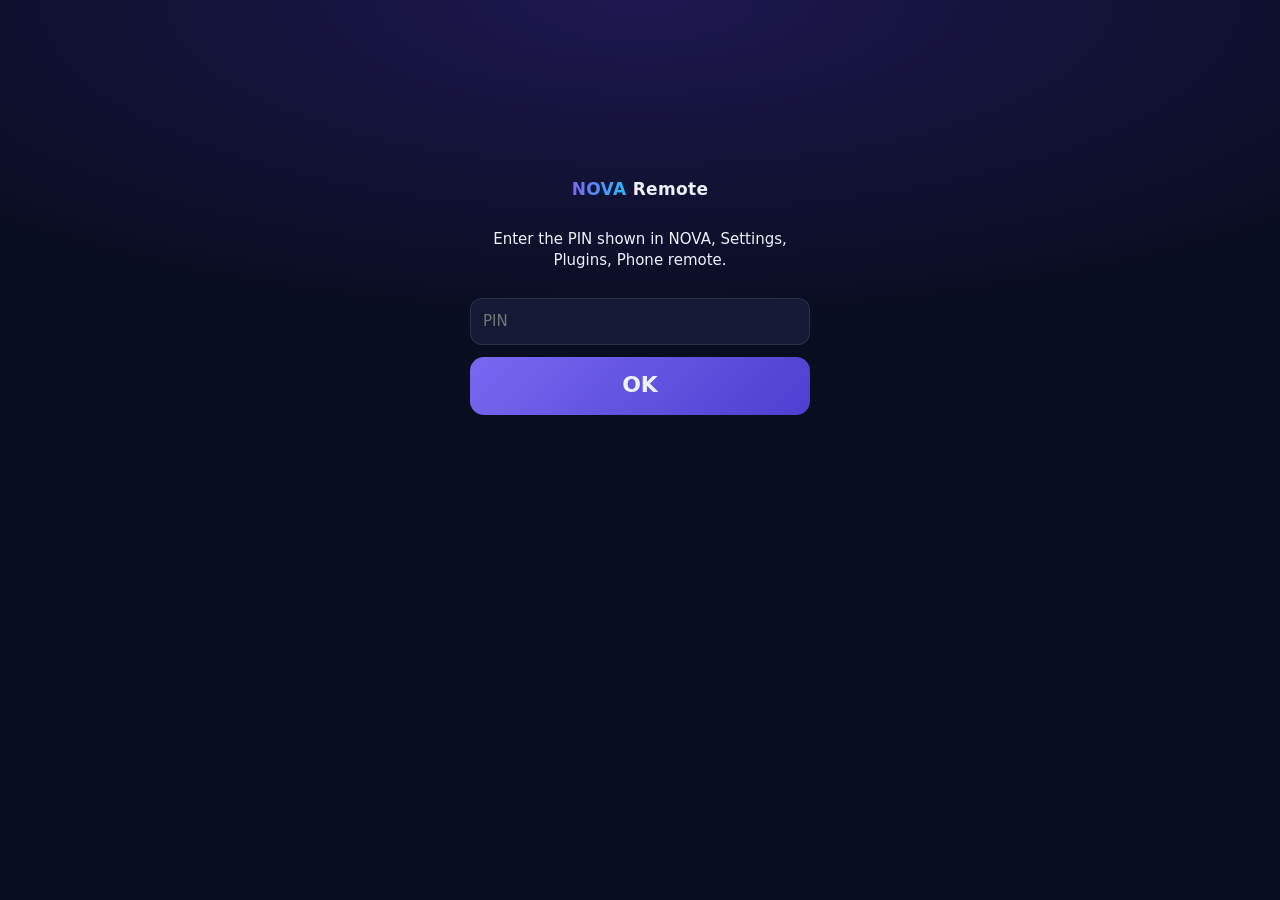
<file: src/NOVA.UI/wwwroot/remote/index.html>
<!doctype html>
<html lang="en">
<head>
<meta charset="utf-8">
<meta name="viewport" content="width=device-width, initial-scale=1, viewport-fit=cover">
<meta name="theme-color" content="#0b0f24">
<title>NOVA Remote</title>
<style>
  :root { --bg: #090d20; --card: #141a36; --line: rgba(255,255,255,.1); --fg: #eef1fb; --fg2: #9aa4c4; --accent: #7868f0; --accent2: #28b8ff; --red: #ff5a6a; }
  * { box-sizing: border-box; -webkit-tap-highlight-color: transparent; }
  body { margin: 0; min-height: 100vh; background: radial-gradient(120% 60% at 50% 0%, #1d1850, var(--bg) 60%); color: var(--fg); font: 15px/1.4 system-ui, "Segoe UI", Roboto, "Noto Sans Arabic", sans-serif; padding: 16px 16px calc(16px + env(safe-area-inset-bottom)); }
  h1 { font-size: 17px; margin: 0; letter-spacing: .02em; } h1 b { background: linear-gradient(90deg, var(--accent), var(--accent2)); -webkit-background-clip: text; color: transparent; }
  .top { display: flex; align-items: center; gap: 10px; margin-bottom: 14px; } .sp { flex: 1; }
  .dot { width: 9px; height: 9px; border-radius: 50%; background: var(--fg2); } .dot.ok { background: #3ddc84; box-shadow: 0 0 8px #3ddc84; }
  .now { background: var(--card); border: 1px solid var(--line); border-radius: 16px; padding: 14px; margin-bottom: 14px; }
  .now small { color: var(--fg2); display: block; } .now b { font-size: 19px; display: block; margin: 2px 0; } .now .rec { color: var(--red); font-weight: 700; }
  .pad { display: grid; grid-template-columns: repeat(3, 1fr); gap: 10px; margin-bottom: 14px; }
  button { font: inherit; color: inherit; border: 1px solid var(--line); background: var(--card); border-radius: 14px; min-height: 58px; padding: 8px; cursor: pointer; }
  button:active { transform: scale(.97); background: #1f2750; }
  .big { font-size: 22px; font-weight: 700; } .accent { background: linear-gradient(135deg, var(--accent), #4d3fd0); border: 0; } .red { color: var(--red); }
  .vol { display: flex; align-items: center; gap: 10px; background: var(--card); border: 1px solid var(--line); border-radius: 14px; padding: 10px 14px; margin-bottom: 14px; }
  input[type=range] { flex: 1; accent-color: var(--accent); } input[type=search], input[type=password] { width: 100%; font: inherit; color: var(--fg); background: var(--card); border: 1px solid var(--line); border-radius: 12px; padding: 12px; }
  .list { display: grid; gap: 6px; margin-top: 10px; }
  .ch { display: flex; gap: 10px; align-items: center; text-align: start; min-height: 48px; } .ch i { font-style: normal; color: var(--fg2); min-width: 32px; } .ch.on { border-color: var(--accent); background: #221d55; }
  .pinbox { max-width: 340px; margin: 18vh auto 0; display: grid; gap: 12px; text-align: center; } .err { color: var(--red); min-height: 1.4em; }
  [hidden] { display: none !important; }
</style>
</head>
<body>
<section id="login" class="pinbox" hidden>
  <h1><b>NOVA</b> Remote</h1>
  <p>Enter the PIN shown in NOVA, Settings, Plugins, Phone remote.</p>
  <input id="pin" type="password" inputmode="numeric" maxlength="8" placeholder="PIN" aria-label="PIN">
  <button class="accent big" id="go">OK</button>
  <div class="err" id="err"></div>
</section>
<main id="app" hidden>
  <div class="top"><h1><b>NOVA</b> Remote</h1><span class="sp"></span><span class="dot" id="dot"></span></div>
  <div class="now"><small id="num">—</small><b id="name">—</b><span id="prog"></span> <span class="rec" id="rec" hidden>● REC</span></div>
  <div class="pad">
    <button data-a="mute" aria-label="Mute">🔇</button><button class="big" data-a="up" aria-label="Channel up">▲</button><button data-a="info" aria-label="Info bar">ⓘ</button>
    <button class="red" data-a="record" aria-label="Record">● REC</button><button class="big" data-a="down" aria-label="Channel down">▼</button><button data-a="list" aria-label="Channel list">☰</button>
  </div>
  <div class="vol"><span>🔉</span><input id="vol" type="range" min="0" max="100" aria-label="Volume"><span id="volv">—</span></div>
  <div id="chans" hidden>
    <input id="q" type="search" placeholder="Search channels" aria-label="Search channels">
    <div class="list" id="list"></div>
  </div>
</main>
<script>
  const $ = id => document.getElementById(id);
  let pin = '';
  let st = null, listOpen = false, volTimer = 0;
  try { pin = localStorage.getItem('nova-pin') || ''; } catch (e) { /* private mode */ }
  const esc = s => String(s ?? '').replace(/[&<>"]/g, c => ({ '&': '&amp;', '<': '&lt;', '>': '&gt;', '"': '&quot;' }[c]));
  async function api(path, body) {
    const r = await fetch(`${path}?pin=${encodeURIComponent(pin)}`, body ? { method: 'POST', headers: { 'Content-Type': 'application/json' }, body: JSON.stringify(body) } : {});
    if (r.status === 403) throw new Error('pin');
    if (!r.ok) throw new Error('http');
    return r.status === 204 ? null : r.json();
  }
  const send = (act, v) => api('/api/cmd', { act, v }).then(() => setTimeout(poll, 350)).catch(onErr);
  function onErr(e) {
    $('dot').classList.remove('ok');
    if (e.message === 'pin') { $('app').hidden = true; $('login').hidden = false; $('err').textContent = pin ? 'Wrong PIN' : ''; }
  }
  function draw() {
    if (!st) return;
    const c = st.channel;
    $('num').textContent = c ? String(c.number).padStart(3, '0') : '—';
    $('name').textContent = c ? c.name : 'No channel';
    $('prog').textContent = st.now || '';
    $('rec').hidden = !st.recording;
    if (document.activeElement !== $('vol')) $('vol').value = st.volume ?? 0;
    $('volv').textContent = st.muted ? 'mute' : `${st.volume ?? 0}`;
    if (listOpen) drawList();
  }
  function drawList() {
    const q = $('q').value.trim().toLowerCase();
    const cur = st?.channel?.id;
    $('list').innerHTML = (st?.channels || []).filter(c => !q || c.name.toLowerCase().includes(q) || String(c.number) === q).slice(0, 200)
      .map(c => `<button class="ch ${c.id === cur ? 'on' : ''}" data-ch="${esc(c.id)}"><i>${esc(c.number)}</i><span>${esc(c.name)}</span></button>`).join('');
  }
  async function poll() {
    try { st = await api('/api/state'); $('dot').classList.add('ok'); $('login').hidden = true; $('app').hidden = false; draw(); }
    catch (e) { onErr(e); }
  }
  document.addEventListener('click', e => {
    const b = e.target.closest('button');
    if (!b) return;
    if (b.id === 'go') { pin = $('pin').value.trim(); try { localStorage.setItem('nova-pin', pin); } catch (x) { /* private mode */ } poll(); return; }
    if (b.dataset.ch) { send('tune', b.dataset.ch); return; }
    if (b.dataset.a === 'list') { listOpen = !listOpen; $('chans').hidden = !listOpen; if (listOpen) drawList(); return; }
    if (b.dataset.a) send(b.dataset.a);
  });
  $('vol').addEventListener('input', e => { clearTimeout(volTimer); volTimer = setTimeout(() => send('volume', Number(e.target.value)), 150); });
  $('q').addEventListener('input', drawList);
  if (pin) poll(); else $('login').hidden = false;
  setInterval(() => { if (!$('app').hidden) poll(); }, 2000);
</script>
</body>
</html>
</file>
